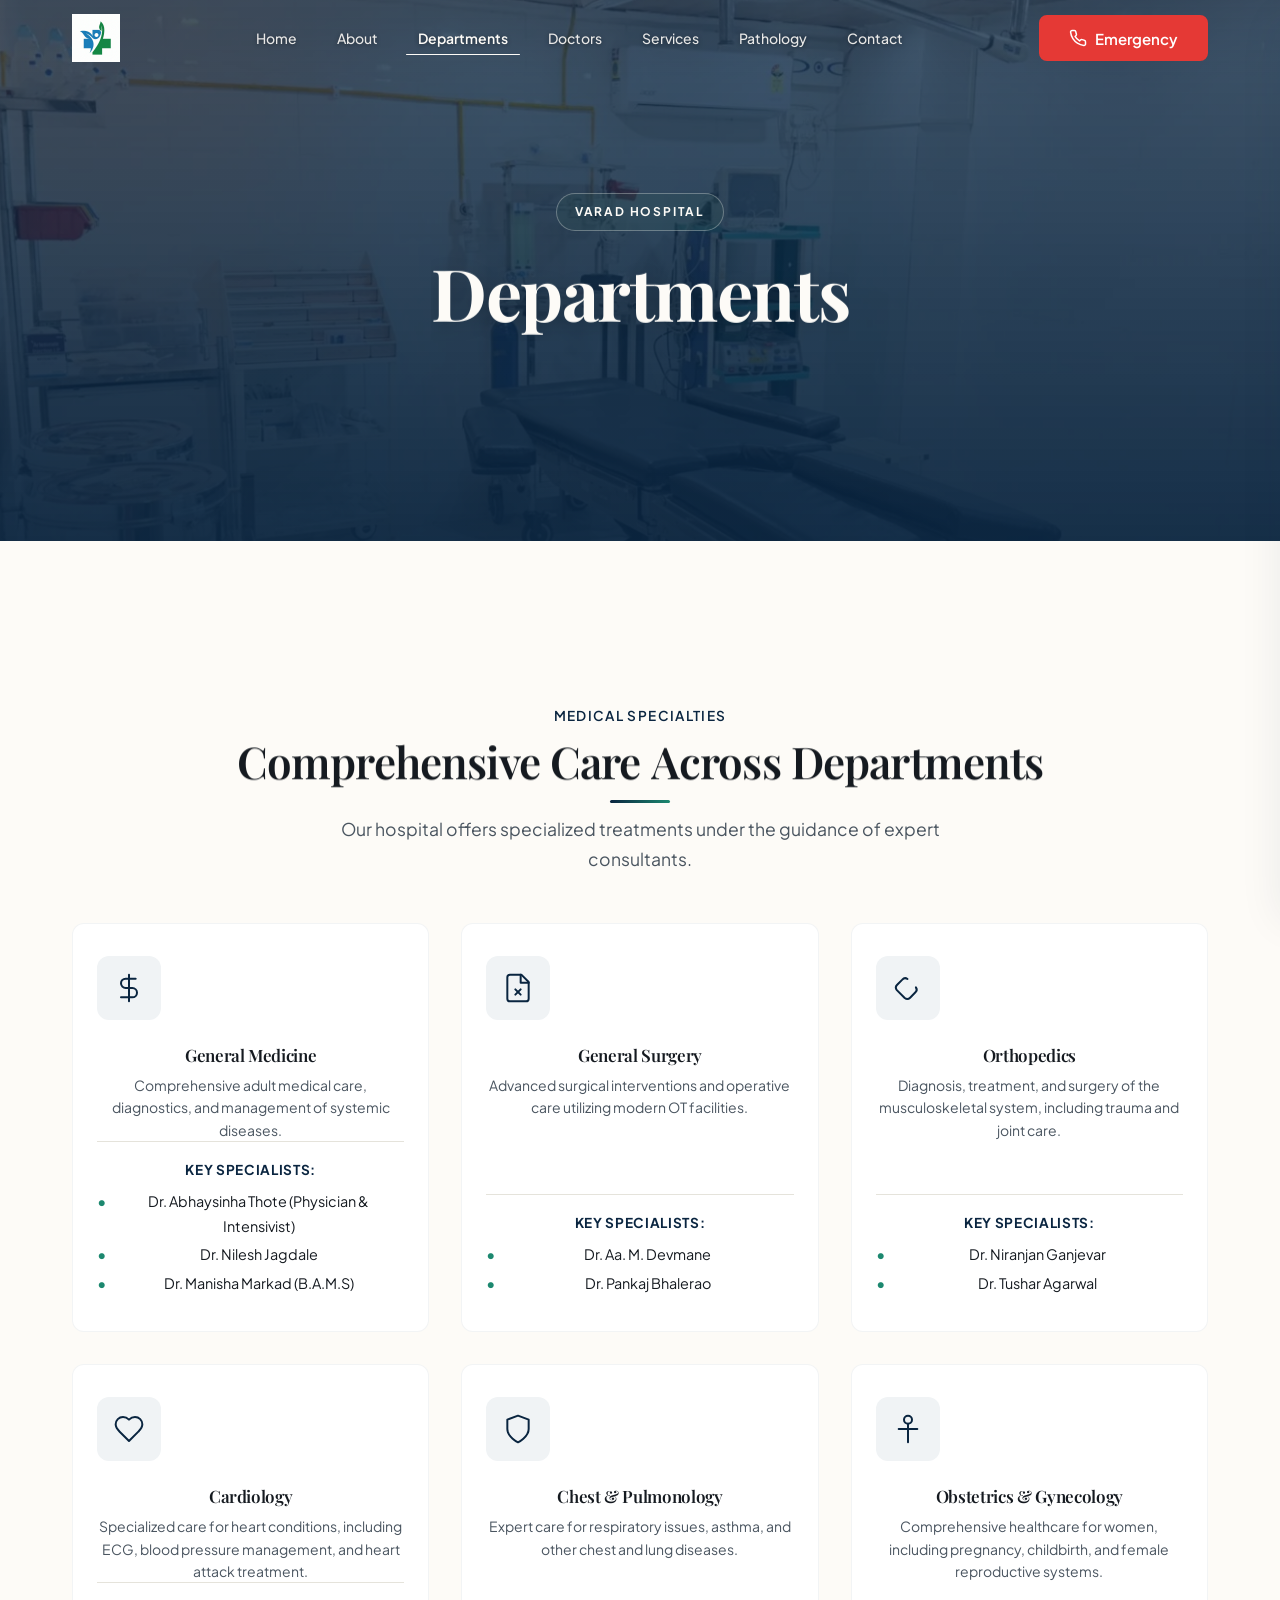
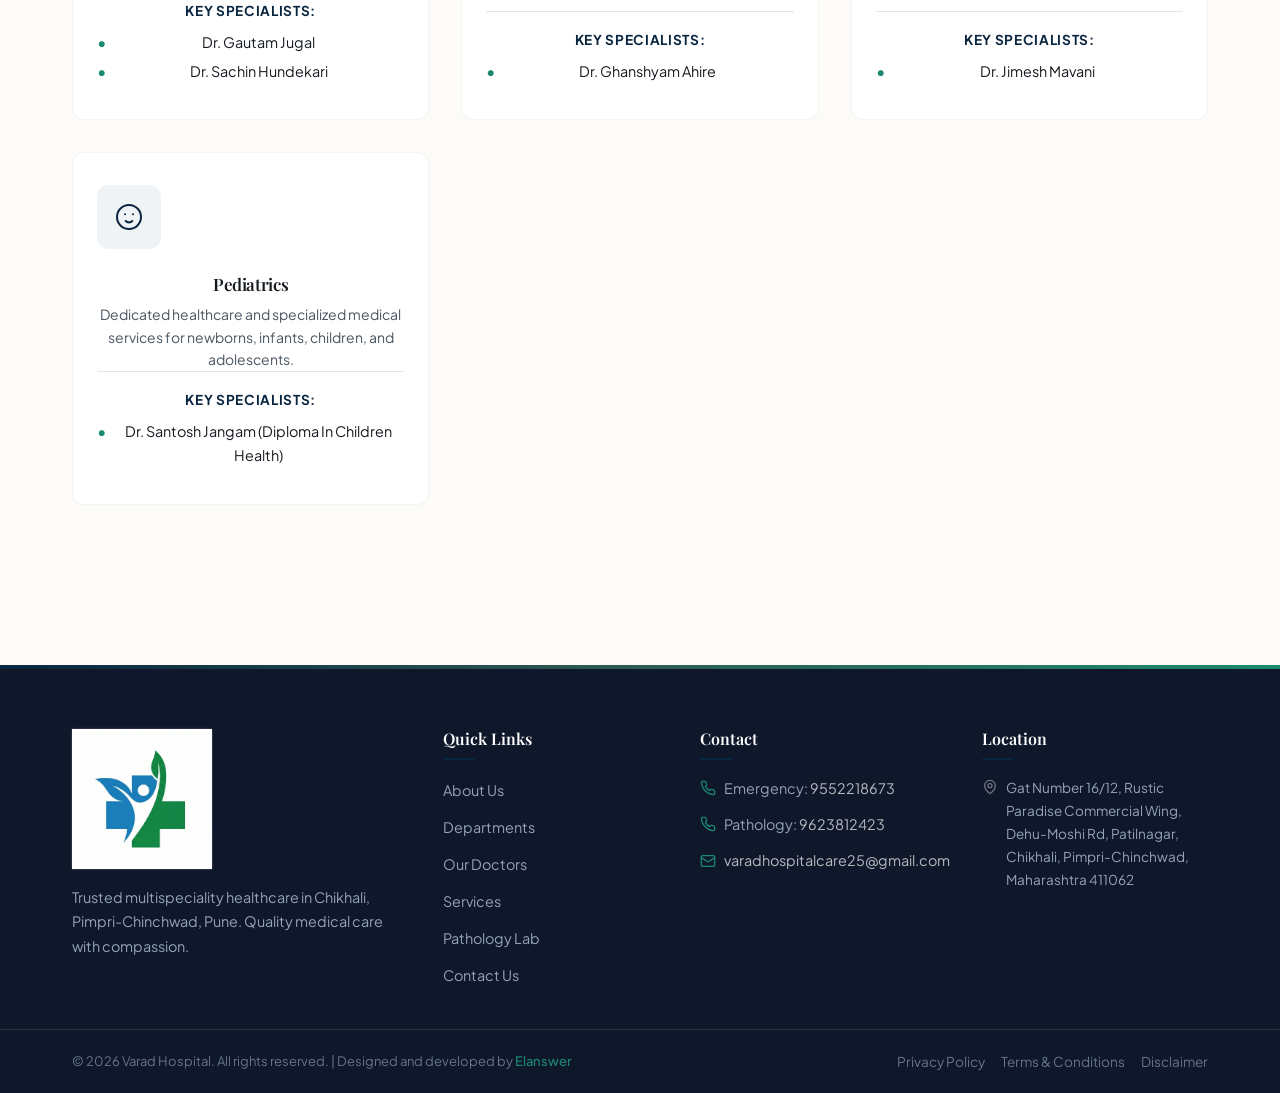
<file: departments.html>
<!DOCTYPE html>
<html lang="en">

<head>
  <meta charset="UTF-8">
  <meta name="viewport" content="width=device-width, initial-scale=1.0">
  <title>Departments & Specialties | Varad Hospital Chikhali</title>
  <meta name="description"
    content="Explore the expert medical departments at Varad Hospital including General Surgery, Orthopedics, Pediatrics, Gynecology, and internal medicine.">
  <meta name="keywords"
    content="Varad Hospital, hospital Chikhali, multispeciality hospital Pune, Pimpri-Chinchwad hospital, emergency care Pune, OPD IPD ICU Chikhali">
  <meta name="author" content="Varad Hospital">
  <meta name="robots" content="index, follow">

  <!-- Open Graph -->
  <meta property="og:title" content="Departments & Specialties | Varad Hospital Chikhali">
  <meta property="og:description"
    content="Explore the expert medical departments at Varad Hospital including General Surgery, Orthopedics, Pediatrics, Gynecology, and internal medicine.">
  <meta property="og:type" content="website">
  <meta property="og:locale" content="en_IN">

  <!-- Favicon Placeholder -->
  <link rel="icon" href="images/logo.webp" type="image/webp">

  <!-- Google Fonts: Poppins + Inter -->
  <link rel="preconnect" href="https://fonts.googleapis.com">
  <link rel="preconnect" href="https://fonts.gstatic.com" crossorigin>
  <link
    href="https://fonts.googleapis.com/css2?family=Playfair+Display:ital,wght@0,400..900;1,400..900&family=Plus+Jakarta+Sans:ital,wght@0,200..800;1,200..800"
    rel="stylesheet">

  <!-- Stylesheet -->
  <link rel="stylesheet" href="css/style.min.css">
  <link rel="canonical" href="https://www.varadhospitalcare.com/departments.html">
</head>

<body>

  <!-- Preloader -->
  <div id="preloader" aria-label="Page is loading">
    <video class="preloader-video" autoplay loop muted playsinline>
      <source src="videos/preloader.webm" type="video/webm">
    </video>
  </div>


  <!-- ============================================
       SKIP LINK — Accessibility
       ============================================ -->
  <a href="#main-content" class="skip-link">Skip to main content</a>

  <!-- ============================================
       HEADER
       ============================================ -->
  <header class="header" id="header">
    <div class="container header-inner">
      <!-- Logo -->
      <a href="index.html" class="logo" aria-label="Varad Hospital Home">
        <img src="images/logo.webp" alt="Varad Hospital Logo" width="160" height="48" loading="eager">
      </a>

      <!-- Desktop Navigation -->
      <nav class="nav" aria-label="Main navigation">
        <ul class="nav-links">
          <li><a href="index.html" class="nav-link">Home</a></li>
          <li><a href="about.html" class="nav-link">About</a></li>
          <li><a href="departments.html" class="nav-link active" aria-current="page">Departments</a></li>
          <li><a href="doctors.html" class="nav-link">Doctors</a></li>
          <li><a href="services.html" class="nav-link">Services</a></li>
          <li><a href="pathology.html" class="nav-link">Pathology</a></li>
          <li><a href="contact.html" class="nav-link">Contact</a></li>
        </ul>
      </nav>

      <!-- Emergency CTA -->
      <a href="tel:9552218673" class="btn btn-emergency header-cta">
        <svg xmlns="http://www.w3.org/2000/svg" width="18" height="18" viewBox="0 0 24 24" fill="none"
          stroke="currentColor" stroke-width="2" stroke-linecap="round" stroke-linejoin="round" aria-hidden="true">
          <path
            d="M22 16.92v3a2 2 0 0 1-2.18 2 19.79 19.79 0 0 1-8.63-3.07 19.5 19.5 0 0 1-6-6 19.79 19.79 0 0 1-3.07-8.67A2 2 0 0 1 4.11 2h3a2 2 0 0 1 2 1.72 12.84 12.84 0 0 0 .7 2.81 2 2 0 0 1-.45 2.11L8.09 9.91a16 16 0 0 0 6 6l1.27-1.27a2 2 0 0 1 2.11-.45 12.84 12.84 0 0 0 2.81.7A2 2 0 0 1 22 16.92z" />
        </svg>
        Emergency
      </a>

      <!-- Hamburger Toggle -->
      <button class="hamburger" id="hamburger" aria-label="Toggle menu" aria-expanded="false"
        aria-controls="mobile-nav">
        <span class="hamburger-bar"></span>
        <span class="hamburger-bar"></span>
        <span class="hamburger-bar"></span>
      </button>
    </div>
  </header>

  <!-- Mobile Nav Overlay -->
  <div class="mobile-nav-overlay" id="nav-overlay" aria-hidden="true"></div>

  <!-- Mobile Navigation Drawer -->
  <div class="mobile-nav" id="mobile-nav" role="dialog" aria-label="Mobile navigation" aria-hidden="true">
    <div class="mobile-nav-header">
      <a href="index.html" class="logo" aria-label="Varad Hospital Home">
        <img src="images/logo.webp" alt="Varad Hospital Logo" width="140" height="42">
      </a>
      <button class="mobile-nav-close" id="mobile-nav-close" aria-label="Close menu">
        <svg xmlns="http://www.w3.org/2000/svg" width="24" height="24" viewBox="0 0 24 24" fill="none"
          stroke="currentColor" stroke-width="2" stroke-linecap="round" stroke-linejoin="round" aria-hidden="true">
          <line x1="18" y1="6" x2="6" y2="18" />
          <line x1="6" y1="6" x2="18" y2="18" />
        </svg>
      </button>
    </div>
    <ul class="mobile-nav-links">
      <li><a href="index.html" class="mobile-nav-link">Home</a></li>
      <li><a href="about.html" class="mobile-nav-link">About</a></li>
      <li><a href="departments.html" class="mobile-nav-link active" aria-current="page">Departments</a></li>
      <li><a href="doctors.html" class="mobile-nav-link">Doctors</a></li>
      <li><a href="services.html" class="mobile-nav-link">Services</a></li>
      <li><a href="pathology.html" class="mobile-nav-link">Pathology</a></li>
      <li><a href="contact.html" class="mobile-nav-link">Contact</a></li>
    </ul>
    <div class="mobile-nav-contact">
      <a href="#" data-cal-link="varad-hospital-qlklm3/doctor-consultation" data-cal-namespace="doctor-consultation"
        data-cal-config='{"layout":"month_view","useSlotsViewOnSmallScreen":"true","theme":"auto"}'
        class="btn btn-primary btn-block" style="margin-bottom: 12px;">
        <svg xmlns="http://www.w3.org/2000/svg" width="18" height="18" viewBox="0 0 24 24" fill="none"
          stroke="currentColor" stroke-width="2" stroke-linecap="round" stroke-linejoin="round" aria-hidden="true">
          <rect x="3" y="4" width="18" height="18" rx="2" ry="2" />
          <line x1="16" y1="2" x2="16" y2="6" />
          <line x1="8" y1="2" x2="8" y2="6" />
          <line x1="3" y1="10" x2="21" y2="10" />
        </svg>
        Book Appointment
      </a>
      <a href="tel:9552218673" class="btn btn-emergency btn-block">
        <svg xmlns="http://www.w3.org/2000/svg" width="18" height="18" viewBox="0 0 24 24" fill="none"
          stroke="currentColor" stroke-width="2" stroke-linecap="round" stroke-linejoin="round" aria-hidden="true">
          <path
            d="M22 16.92v3a2 2 0 0 1-2.18 2 19.79 19.79 0 0 1-8.63-3.07 19.5 19.5 0 0 1-6-6 19.79 19.79 0 0 1-3.07-8.67A2 2 0 0 1 4.11 2h3a2 2 0 0 1 2 1.72 12.84 12.84 0 0 0 .7 2.81 2 2 0 0 1-.45 2.11L8.09 9.91a16 16 0 0 0 6 6l1.27-1.27a2 2 0 0 1 2.11-.45 12.84 12.84 0 0 0 2.81.7A2 2 0 0 1 22 16.92z" />
        </svg>
        Emergency: 9552218673
      </a>
      <a href="https://wa.me/919552218673" class="btn btn-whatsapp btn-block" target="_blank" rel="noopener noreferrer">
        <svg xmlns="http://www.w3.org/2000/svg" width="18" height="18" viewBox="0 0 24 24" fill="currentColor"
          aria-hidden="true">
          <path
            d="M17.472 14.382c-.297-.149-1.758-.867-2.03-.967-.273-.099-.471-.148-.67.15-.197.297-.767.966-.94 1.164-.173.199-.347.223-.644.075-.297-.15-1.255-.463-2.39-1.475-.883-.788-1.48-1.761-1.653-2.059-.173-.297-.018-.458.13-.606.134-.133.298-.347.446-.52.149-.174.198-.298.298-.497.099-.198.05-.371-.025-.52-.075-.149-.669-1.612-.916-2.207-.242-.579-.487-.5-.669-.51-.173-.008-.371-.01-.57-.01-.198 0-.52.074-.792.372-.272.297-1.04 1.016-1.04 2.479 0 1.462 1.065 2.875 1.213 3.074.149.198 2.096 3.2 5.077 4.487.709.306 1.262.489 1.694.625.712.227 1.36.195 1.871.118.571-.085 1.758-.719 2.006-1.413.248-.694.248-1.289.173-1.413-.074-.124-.272-.198-.57-.347m-5.421 7.403h-.004a9.87 9.87 0 0 1-5.031-1.378l-.361-.214-3.741.982.998-3.648-.235-.374a9.86 9.86 0 0 1-1.51-5.26c.001-5.45 4.436-9.884 9.888-9.884 2.64 0 5.122 1.03 6.988 2.898a9.825 9.825 0 0 1 2.893 6.994c-.003 5.45-4.437 9.884-9.885 9.884m8.413-18.297A11.815 11.815 0 0 0 12.05 0C5.495 0 .16 5.335.157 11.892c0 2.096.547 4.142 1.588 5.945L.057 24l6.305-1.654a11.882 11.882 0 0 0 5.683 1.448h.005c6.554 0 11.89-5.335 11.893-11.893a11.821 11.821 0 0 0-3.48-8.413z" />
        </svg>
        WhatsApp Us
      </a>
    </div>
  </div>

  <!-- ============================================
       MAIN CONTENT
       ============================================ -->
  <main id="main-content">
    <!-- ==========================================
         INNER PAGE HERO
         ========================================== -->
    <section class="inner-hero">
      <div class="inner-hero__bg">
        <img src="images/OT.webp" alt="Departments" aria-hidden="true" loading="eager">
      </div>
      <div class="container inner-hero__container">
        <div class="inner-hero__glass">
          <span class="inner-hero__badge">Varad Hospital</span>
          <h1 class="inner-hero__title">Departments</h1>
          <nav aria-label="Breadcrumb">
            <ol class="breadcrumb">
              <li><a href="index.html">Home</a></li>
              <li><span aria-current="page">Departments</span></li>
            </ol>
          </nav>
        </div>
      </div>
    </section>

    <!-- ==========================================
         DEPARTMENTS CONTENT
         ========================================== -->
    <section class="section" aria-label="Our Departments">
      <div class="container">
        <div class="section-header text-center">
          <span class="section-label">Medical Specialties</span>
          <h2 class="section-title">Comprehensive Care Across Departments</h2>
          <p class="section-subtitle">Our hospital offers specialized treatments under the guidance of expert
            consultants.</p>
        </div>

        <div class="dept-grid">

          <!-- Medicine -->
          <div class="dept-card reveal">
            <div class="dept-card__icon">
              <svg xmlns="http://www.w3.org/2000/svg" width="32" height="32" viewBox="0 0 24 24" fill="none"
                stroke="currentColor" stroke-width="1.5" stroke-linecap="round" stroke-linejoin="round">
                <path d="M12 2v20" />
                <path d="M17 5H9.5a3.5 3.5 0 0 0 0 7h5a3.5 3.5 0 0 1 0 7H6" />
              </svg>
            </div>
            <h3 class="dept-card__title">General Medicine</h3>
            <p class="dept-card__desc">Comprehensive adult medical care, diagnostics, and management of systemic
              diseases.</p>
            <div class="dept-card__doctors">
              <strong>Key Specialists:</strong>
              <ul>
                <li>Dr. Abhaysinha Thote (Physician & Intensivist)</li>
                <li>Dr. Nilesh Jagdale</li>
                <li>Dr. Manisha Markad (B.A.M.S)</li>
              </ul>
            </div>
          </div>

          <!-- Surgery -->
          <div class="dept-card reveal">
            <div class="dept-card__icon">
              <svg xmlns="http://www.w3.org/2000/svg" width="32" height="32" viewBox="0 0 24 24" fill="none"
                stroke="currentColor" stroke-width="1.5" stroke-linecap="round" stroke-linejoin="round">
                <path d="M14.5 2H6a2 2 0 0 0-2 2v16a2 2 0 0 0 2 2h12a2 2 0 0 0 2-2V7.5L14.5 2z" />
                <polyline points="14 2 14 8 20 8" />
                <path d="m10 13 4 4" />
                <path d="m14 13-4 4" />
              </svg>
            </div>
            <h3 class="dept-card__title">General Surgery</h3>
            <p class="dept-card__desc">Advanced surgical interventions and operative care utilizing modern OT
              facilities.</p>
            <div class="dept-card__doctors">
              <strong>Key Specialists:</strong>
              <ul>
                <li>Dr. Aa. M. Devmane</li>
                <li>Dr. Pankaj Bhalerao</li>
              </ul>
            </div>
          </div>

          <!-- Orthopedic -->
          <div class="dept-card reveal">
            <div class="dept-card__icon">
              <svg xmlns="http://www.w3.org/2000/svg" width="32" height="32" viewBox="0 0 24 24" fill="none"
                stroke="currentColor" stroke-width="1.5" stroke-linecap="round" stroke-linejoin="round">
                <path
                  d="M11.64 5.23a2.95 2.95 0 0 0-3.92.51L3.89 9.57a3.03 3.03 0 0 0-.25 4.04l5.9 5.9a3.03 3.03 0 0 0 4.04-.25l3.83-3.83a2.95 2.95 0 0 0 .51-3.92" />
              </svg>
            </div>
            <h3 class="dept-card__title">Orthopedics</h3>
            <p class="dept-card__desc">Diagnosis, treatment, and surgery of the musculoskeletal system, including trauma
              and joint care.</p>
            <div class="dept-card__doctors">
              <strong>Key Specialists:</strong>
              <ul>
                <li>Dr. Niranjan Ganjevar</li>
                <li>Dr. Tushar Agarwal</li>
              </ul>
            </div>
          </div>

          <!-- Cardiology -->
          <div class="dept-card reveal">
            <div class="dept-card__icon">
              <svg xmlns="http://www.w3.org/2000/svg" width="32" height="32" viewBox="0 0 24 24" fill="none"
                stroke="currentColor" stroke-width="1.5" stroke-linecap="round" stroke-linejoin="round">
                <path
                  d="M19 14c1.49-1.46 3-3.21 3-5.5A5.5 5.5 0 0 0 16.5 3c-1.76 0-3 .5-4.5 2-1.5-1.5-2.74-2-4.5-2A5.5 5.5 0 0 0 2 8.5c0 2.3 1.5 4.05 3 5.5l7 7Z" />
              </svg>
            </div>
            <h3 class="dept-card__title">Cardiology</h3>
            <p class="dept-card__desc">Specialized care for heart conditions, including ECG, blood pressure management,
              and heart attack treatment.</p>
            <div class="dept-card__doctors">
              <strong>Key Specialists:</strong>
              <ul>
                <li>Dr. Gautam Jugal</li>
                <li>Dr. Sachin Hundekari</li>
              </ul>
            </div>
          </div>

          <!-- Chest & Pulmonology -->
          <div class="dept-card reveal">
            <div class="dept-card__icon">
              <svg xmlns="http://www.w3.org/2000/svg" width="32" height="32" viewBox="0 0 24 24" fill="none"
                stroke="currentColor" stroke-width="1.5" stroke-linecap="round" stroke-linejoin="round">
                <path d="M12 22s8-4 8-10V5l-8-3-8 3v7c0 6 8 10 8 10z" />
              </svg>
            </div>
            <h3 class="dept-card__title">Chest & Pulmonology</h3>
            <p class="dept-card__desc">Expert care for respiratory issues, asthma, and other chest and lung diseases.
            </p>
            <div class="dept-card__doctors">
              <strong>Key Specialists:</strong>
              <ul>
                <li>Dr. Ghanshyam Ahire</li>
              </ul>
            </div>
          </div>

          <!-- Obs & Gyn -->
          <div class="dept-card reveal">
            <div class="dept-card__icon">
              <svg xmlns="http://www.w3.org/2000/svg" width="32" height="32" viewBox="0 0 24 24" fill="none"
                stroke="currentColor" stroke-width="1.5" stroke-linecap="round" stroke-linejoin="round">
                <circle cx="12" cy="5" r="3" />
                <line x1="12" y1="22" x2="12" y2="8" />
                <line x1="5" y1="12" x2="19" y2="12" />
              </svg>
            </div>
            <h3 class="dept-card__title">Obstetrics & Gynecology</h3>
            <p class="dept-card__desc">Comprehensive healthcare for women, including pregnancy, childbirth, and female
              reproductive systems.</p>
            <div class="dept-card__doctors">
              <strong>Key Specialists:</strong>
              <ul>
                <li>Dr. Jimesh Mavani</li>
              </ul>
            </div>
          </div>

          <!-- Pediatrics -->
          <div class="dept-card reveal">
            <div class="dept-card__icon">
              <svg xmlns="http://www.w3.org/2000/svg" width="32" height="32" viewBox="0 0 24 24" fill="none"
                stroke="currentColor" stroke-width="1.5" stroke-linecap="round" stroke-linejoin="round">
                <path d="M12 12m-9 0a9 9 0 1 0 18 0a9 9 0 1 0 -18 0" />
                <path d="M9 10l.01 0" />
                <path d="M15 10l.01 0" />
                <path d="M9.5 15a3.5 3.5 0 0 0 5 0" />
              </svg>
            </div>
            <h3 class="dept-card__title">Pediatrics</h3>
            <p class="dept-card__desc">Dedicated healthcare and specialized medical services for newborns, infants, children, and adolescents.</p>
            <div class="dept-card__doctors">
              <strong>Key Specialists:</strong>
              <ul>
                <li>Dr. Santosh Jangam (Diploma In Children Health)</li>
              </ul>
            </div>
          </div>

        </div>
      </div>
    </section>
  </main>

  <!-- ============================================
       FOOTER
       ============================================ -->
  <footer class="footer" role="contentinfo">
    <div class="container footer-grid">
      <!-- Column 1: Brand -->
      <div class="footer-col">
        <a href="index.html" aria-label="Varad Hospital Home">
          <img src="images/logo.webp" alt="Varad Hospital" class="footer-logo" width="140" height="42" loading="lazy">
        </a>
        <p class="footer-desc">Trusted multispeciality healthcare in Chikhali, Pimpri-Chinchwad, Pune. Quality medical
          care with compassion.</p>
      </div>

      <!-- Column 2: Quick Links -->
      <div class="footer-col">
        <h4 class="footer-heading">Quick Links</h4>
        <ul class="footer-links">
          <li><a href="about.html">About Us</a></li>
          <li><a href="departments.html">Departments</a></li>
          <li><a href="doctors.html">Our Doctors</a></li>
          <li><a href="services.html">Services</a></li>
          <li><a href="pathology.html">Pathology Lab</a></li>
          <li><a href="contact.html">Contact Us</a></li>
        </ul>
      </div>

      <!-- Column 3: Contact -->
      <div class="footer-col">
        <h4 class="footer-heading">Contact</h4>
        <ul class="footer-contact">
          <li>
            <svg xmlns="http://www.w3.org/2000/svg" width="16" height="16" viewBox="0 0 24 24" fill="none"
              stroke="currentColor" stroke-width="2" stroke-linecap="round" stroke-linejoin="round" aria-hidden="true">
              <path
                d="M22 16.92v3a2 2 0 0 1-2.18 2 19.79 19.79 0 0 1-8.63-3.07 19.5 19.5 0 0 1-6-6 19.79 19.79 0 0 1-3.07-8.67A2 2 0 0 1 4.11 2h3a2 2 0 0 1 2 1.72 12.84 12.84 0 0 0 .7 2.81 2 2 0 0 1-.45 2.11L8.09 9.91a16 16 0 0 0 6 6l1.27-1.27a2 2 0 0 1 2.11-.45 12.84 12.84 0 0 0 2.81.7A2 2 0 0 1 22 16.92z" />
            </svg>
            <span>Emergency: <a href="tel:9552218673">9552218673</a></span>
          </li>
          <li>
            <svg xmlns="http://www.w3.org/2000/svg" width="16" height="16" viewBox="0 0 24 24" fill="none"
              stroke="currentColor" stroke-width="2" stroke-linecap="round" stroke-linejoin="round" aria-hidden="true">
              <path
                d="M22 16.92v3a2 2 0 0 1-2.18 2 19.79 19.79 0 0 1-8.63-3.07 19.5 19.5 0 0 1-6-6 19.79 19.79 0 0 1-3.07-8.67A2 2 0 0 1 4.11 2h3a2 2 0 0 1 2 1.72 12.84 12.84 0 0 0 .7 2.81 2 2 0 0 1-.45 2.11L8.09 9.91a16 16 0 0 0 6 6l1.27-1.27a2 2 0 0 1 2.11-.45 12.84 12.84 0 0 0 2.81.7A2 2 0 0 1 22 16.92z" />
            </svg>
            <span>Pathology: <a href="tel:9623812423">9623812423</a></span>
          </li>
          <li>
            <svg xmlns="http://www.w3.org/2000/svg" width="16" height="16" viewBox="0 0 24 24" fill="none"
              stroke="currentColor" stroke-width="2" stroke-linecap="round" stroke-linejoin="round" aria-hidden="true">
              <rect width="20" height="16" x="2" y="4" rx="2" />
              <path d="m22 7-8.97 5.7a1.94 1.94 0 0 1-2.06 0L2 7" />
            </svg>
            <span><a href="mailto:varadhospitalcare25@gmail.com">varadhospitalcare25@gmail.com</a></span>
          </li>
        </ul>
      </div>

      <!-- Column 4: Location -->
      <div class="footer-col">
        <h4 class="footer-heading">Location</h4>
        <div class="footer-address">
          <svg xmlns="http://www.w3.org/2000/svg" width="16" height="16" viewBox="0 0 24 24" fill="none"
            stroke="currentColor" stroke-width="2" stroke-linecap="round" stroke-linejoin="round" aria-hidden="true">
            <path d="M20 10c0 6-8 12-8 12s-8-6-8-12a8 8 0 0 1 16 0Z" />
            <circle cx="12" cy="10" r="3" />
          </svg>
          <p>Gat Number 16/12, Rustic Paradise Commercial Wing, Dehu-Moshi Rd, Patilnagar, Chikhali, Pimpri-Chinchwad,
            Maharashtra 411062</p>
        </div>
      </div>
    </div>

    <!-- Footer Bottom -->
    <div class="footer-bottom">
      <div class="container"
        style="display: flex; justify-content: space-between; align-items: center; flex-wrap: wrap; gap: 16px;">
        <p style="margin:0;">&copy; <span class="footer-year">2026</span> Varad Hospital. All rights reserved. |
          Designed and developed by <a href="https://www.elanswer.com" target="_blank" rel="noopener noreferrer"
            style="color: var(--color-accent); text-decoration: none; font-weight: 500;">Elanswer</a></p>
        <div class="footer-legal" style="display: flex; gap: 16px; font-size: 0.85rem;">
          <a href="privacy-policy.html" style="color: #64748B; text-decoration: none;">Privacy Policy</a>
          <a href="terms-conditions.html" style="color: #64748B; text-decoration: none;">Terms & Conditions</a>
          <a href="disclaimer.html" style="color: #64748B; text-decoration: none;">Disclaimer</a>
        </div>
      </div>
    </div>
  </footer>

  <!-- ============================================
       FLOATING ACTION BUTTONS
       ============================================ -->
  <div class="fab-container" aria-label="Quick contact actions">
    <!-- WhatsApp FAB -->
    <a href="https://wa.me/919552218673" class="fab fab-whatsapp" target="_blank" rel="noopener noreferrer"
      aria-label="Chat on WhatsApp">
      <svg xmlns="http://www.w3.org/2000/svg" width="28" height="28" viewBox="0 0 24 24" fill="currentColor"
        aria-hidden="true">
        <path
          d="M17.472 14.382c-.297-.149-1.758-.867-2.03-.967-.273-.099-.471-.148-.67.15-.197.297-.767.966-.94 1.164-.173.199-.347.223-.644.075-.297-.15-1.255-.463-2.39-1.475-.883-.788-1.48-1.761-1.653-2.059-.173-.297-.018-.458.13-.606.134-.133.298-.347.446-.52.149-.174.198-.298.298-.497.099-.198.05-.371-.025-.52-.075-.149-.669-1.612-.916-2.207-.242-.579-.487-.5-.669-.51-.173-.008-.371-.01-.57-.01-.198 0-.52.074-.792.372-.272.297-1.04 1.016-1.04 2.479 0 1.462 1.065 2.875 1.213 3.074.149.198 2.096 3.2 5.077 4.487.709.306 1.262.489 1.694.625.712.227 1.36.195 1.871.118.571-.085 1.758-.719 2.006-1.413.248-.694.248-1.289.173-1.413-.074-.124-.272-.198-.57-.347m-5.421 7.403h-.004a9.87 9.87 0 0 1-5.031-1.378l-.361-.214-3.741.982.998-3.648-.235-.374a9.86 9.86 0 0 1-1.51-5.26c.001-5.45 4.436-9.884 9.888-9.884 2.64 0 5.122 1.03 6.988 2.898a9.825 9.825 0 0 1 2.893 6.994c-.003 5.45-4.437 9.884-9.885 9.884m8.413-18.297A11.815 11.815 0 0 0 12.05 0C5.495 0 .16 5.335.157 11.892c0 2.096.547 4.142 1.588 5.945L.057 24l6.305-1.654a11.882 11.882 0 0 0 5.683 1.448h.005c6.554 0 11.89-5.335 11.893-11.893a11.821 11.821 0 0 0-3.48-8.413z" />
      </svg>
    </a>

    <!-- Phone FAB -->
    <a href="tel:9552218673" class="fab fab-phone" aria-label="Call Varad Hospital Emergency">
      <svg xmlns="http://www.w3.org/2000/svg" width="26" height="26" viewBox="0 0 24 24" fill="none"
        stroke="currentColor" stroke-width="2" stroke-linecap="round" stroke-linejoin="round" aria-hidden="true">
        <path
          d="M22 16.92v3a2 2 0 0 1-2.18 2 19.79 19.79 0 0 1-8.63-3.07 19.5 19.5 0 0 1-6-6 19.79 19.79 0 0 1-3.07-8.67A2 2 0 0 1 4.11 2h3a2 2 0 0 1 2 1.72 12.84 12.84 0 0 0 .7 2.81 2 2 0 0 1-.45 2.11L8.09 9.91a16 16 0 0 0 6 6l1.27-1.27a2 2 0 0 1 2.11-.45 12.84 12.84 0 0 0 2.81.7A2 2 0 0 1 22 16.92z" />
      </svg>
    </a>
  </div>

  <!-- ============================================
       SCRIPTS
       ============================================ -->
  <script src="js/main.js" defer></script>



  <!-- Scroll to Top -->
  <button id="scroll-to-top" aria-label="Scroll back to top">
    <svg xmlns="http://www.w3.org/2000/svg" width="24" height="24" viewBox="0 0 24 24" fill="none" stroke="currentColor"
      stroke-width="2" stroke-linecap="round" stroke-linejoin="round">
      <path d="m18 15-6-6-6 6" />
    </svg>
  </button>


  <!-- Custom Cursor -->
  <div class="custom-cursor-dot" id="cursor-dot"></div>
  <div class="custom-cursor-aura" id="cursor-aura"></div>

  <!-- Cal element-click embed code begins -->
  <script type="text/javascript">
    (function (C, A, L) { let p = function (a, ar) { a.q.push(ar); }; let d = C.document; C.Cal = C.Cal || function () { let cal = C.Cal; let ar = arguments; if (!cal.loaded) { cal.ns = {}; cal.q = cal.q || []; d.head.appendChild(d.createElement("script")).src = A; cal.loaded = true; } if (ar[0] === L) { const api = function () { p(api, arguments); }; const namespace = ar[1]; api.q = api.q || []; if (typeof namespace === "string") { cal.ns[namespace] = cal.ns[namespace] || api; p(cal.ns[namespace], ar); p(cal, ["initNamespace", namespace]); } else p(cal, ar); return; } p(cal, ar); }; })(window, "https://app.cal.com/embed/embed.js", "init");
    Cal("init", "doctor-consultation", { origin: "https://app.cal.com" });
    Cal.config = Cal.config || {};
    Cal.config.forwardQueryParams = true;
    Cal.ns["doctor-consultation"]("ui", { "hideEventTypeDetails": true, "layout": "month_view" });
  </script>
  <!-- Cal element-click embed code ends -->

  <script src="js/title-animation.js"></script>

  <!-- Mobile Sticky Book Button -->
  <div class="mobile-sticky-book">
    <a href="#" data-cal-link="varad-hospital-qlklm3/doctor-consultation" data-cal-namespace="doctor-consultation"
      data-cal-config='{"layout":"month_view","useSlotsViewOnSmallScreen":"true","theme":"auto"}'
      class="btn btn-primary btn-block">
      <svg xmlns="http://www.w3.org/2000/svg" width="18" height="18" viewBox="0 0 24 24" fill="none"
        stroke="currentColor" stroke-width="2" stroke-linecap="round" stroke-linejoin="round" aria-hidden="true">
        <rect x="3" y="4" width="18" height="18" rx="2" ry="2" />
        <line x1="16" y1="2" x2="16" y2="6" />
        <line x1="8" y1="2" x2="8" y2="6" />
        <line x1="3" y1="10" x2="21" y2="10" />
      </svg>
      Book Appointment
    </a>
  </div>

</body>

</html>
</file>
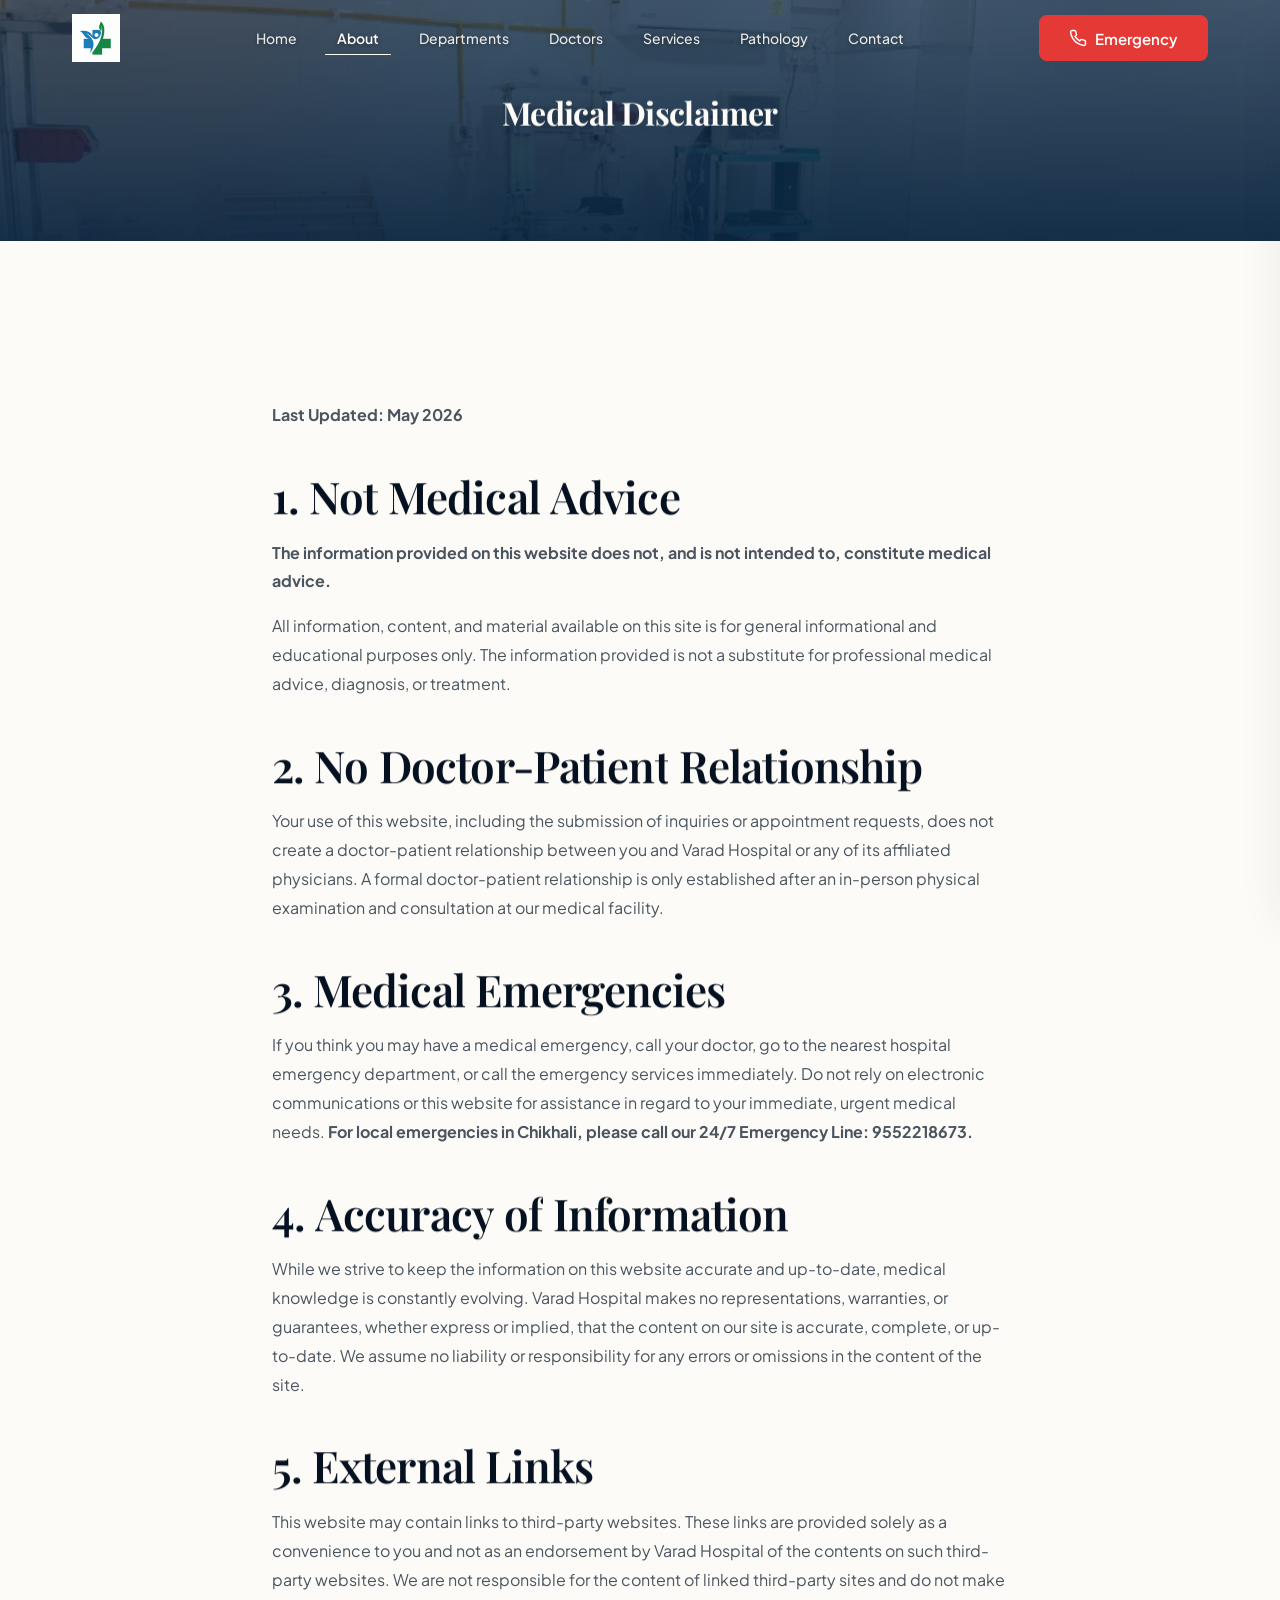
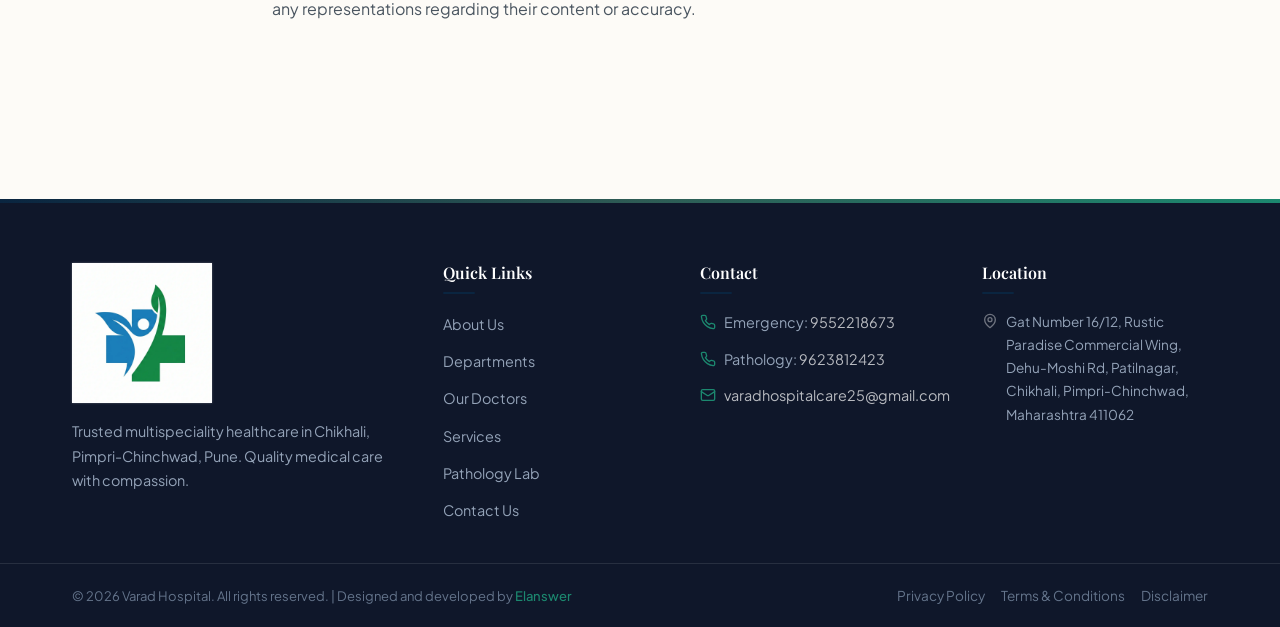
<file: disclaimer.html>
<!DOCTYPE html>
<html lang="en">

<head>
  <meta charset="UTF-8">
  <meta name="viewport" content="width=device-width, initial-scale=1.0">
  <title>Medical Disclaimer | Varad Hospital</title>
  <meta name="description"
    content="Read our Medical Disclaimer. The Varad Hospital website provides educational information and does not substitute professional medical diagnosis or treatment.">
  <meta name="keywords"
    content="Varad Hospital, hospital Chikhali, multispeciality hospital Pune, Pimpri-Chinchwad hospital, emergency care Pune, OPD IPD ICU Chikhali">
  <meta name="author" content="Varad Hospital">
  <meta name="robots" content="index, follow">

  <!-- Open Graph -->
  <meta property="og:title" content="Varad Hospital — Multispeciality Hospital in Chikhali, Pune">
  <meta property="og:description"
    content="Trusted multispeciality healthcare in Chikhali, Pimpri-Chinchwad, Pune. 24/7 emergency care, OPD, IPD, ICU, pathology lab & expert doctors.">
  <meta property="og:type" content="website">
  <meta property="og:locale" content="en_IN">

  <!-- Favicon Placeholder -->
  <link rel="icon" href="images/logo.webp" type="image/webp">

  <!-- Google Fonts: Poppins + Inter -->
  <link rel="preconnect" href="https://fonts.googleapis.com">
  <link rel="preconnect" href="https://fonts.gstatic.com" crossorigin>
  <link
    href="https://fonts.googleapis.com/css2?family=Playfair+Display:ital,wght@0,400..900;1,400..900&family=Plus+Jakarta+Sans:ital,wght@0,200..800;1,200..800"
    rel="stylesheet">

  <!-- Stylesheet -->
  <link rel="stylesheet" href="css/style.min.css">
  <link rel="canonical" href="https://www.varadhospitalcare.com/disclaimer.html">
</head>

<body>

  <!-- Preloader -->
  <div id="preloader" aria-label="Page is loading">
    <video class="preloader-video" autoplay loop muted playsinline>
      <source src="videos/preloader.webm" type="video/webm">
    </video>
  </div>


  <!-- ============================================
       SKIP LINK — Accessibility
       ============================================ -->
  <a href="#main-content" class="skip-link">Skip to main content</a>

  <!-- ============================================
       HEADER
       ============================================ -->
  <header class="header" id="header">
    <div class="container header-inner">
      <!-- Logo -->
      <a href="index.html" class="logo" aria-label="Varad Hospital Home">
        <img src="images/logo.webp" alt="Varad Hospital Logo" width="160" height="48" loading="eager">
      </a>

      <!-- Desktop Navigation -->
      <nav class="nav" aria-label="Main navigation">
        <ul class="nav-links">
          <li><a href="index.html" class="nav-link">Home</a></li>
          <li><a href="about.html" class="nav-link active" aria-current="page">About</a></li>
          <li><a href="departments.html" class="nav-link">Departments</a></li>
          <li><a href="doctors.html" class="nav-link">Doctors</a></li>
          <li><a href="services.html" class="nav-link">Services</a></li>
          <li><a href="pathology.html" class="nav-link">Pathology</a></li>
          <li><a href="contact.html" class="nav-link">Contact</a></li>
        </ul>
      </nav>

      <!-- Emergency CTA -->
      <a href="tel:9552218673" class="btn btn-emergency header-cta">
        <svg xmlns="http://www.w3.org/2000/svg" width="18" height="18" viewBox="0 0 24 24" fill="none"
          stroke="currentColor" stroke-width="2" stroke-linecap="round" stroke-linejoin="round" aria-hidden="true">
          <path
            d="M22 16.92v3a2 2 0 0 1-2.18 2 19.79 19.79 0 0 1-8.63-3.07 19.5 19.5 0 0 1-6-6 19.79 19.79 0 0 1-3.07-8.67A2 2 0 0 1 4.11 2h3a2 2 0 0 1 2 1.72 12.84 12.84 0 0 0 .7 2.81 2 2 0 0 1-.45 2.11L8.09 9.91a16 16 0 0 0 6 6l1.27-1.27a2 2 0 0 1 2.11-.45 12.84 12.84 0 0 0 2.81.7A2 2 0 0 1 22 16.92z" />
        </svg>
        Emergency
      </a>

      <!-- Hamburger Toggle -->
      <button class="hamburger" id="hamburger" aria-label="Toggle menu" aria-expanded="false"
        aria-controls="mobile-nav">
        <span class="hamburger-bar"></span>
        <span class="hamburger-bar"></span>
        <span class="hamburger-bar"></span>
      </button>
    </div>
  </header>

  <!-- Mobile Nav Overlay -->
  <div class="mobile-nav-overlay" id="nav-overlay" aria-hidden="true"></div>

  <!-- Mobile Navigation Drawer -->
  <div class="mobile-nav" id="mobile-nav" role="dialog" aria-label="Mobile navigation" aria-hidden="true">
    <div class="mobile-nav-header">
      <a href="index.html" class="logo" aria-label="Varad Hospital Home">
        <img src="images/logo.webp" alt="Varad Hospital Logo" width="140" height="42">
      </a>
      <button class="mobile-nav-close" id="mobile-nav-close" aria-label="Close menu">
        <svg xmlns="http://www.w3.org/2000/svg" width="24" height="24" viewBox="0 0 24 24" fill="none"
          stroke="currentColor" stroke-width="2" stroke-linecap="round" stroke-linejoin="round" aria-hidden="true">
          <line x1="18" y1="6" x2="6" y2="18" />
          <line x1="6" y1="6" x2="18" y2="18" />
        </svg>
      </button>
    </div>
    <ul class="mobile-nav-links">
      <li><a href="index.html" class="mobile-nav-link">Home</a></li>
      <li><a href="about.html" class="mobile-nav-link active" aria-current="page">About</a></li>
      <li><a href="departments.html" class="mobile-nav-link">Departments</a></li>
      <li><a href="doctors.html" class="mobile-nav-link">Doctors</a></li>
      <li><a href="services.html" class="mobile-nav-link">Services</a></li>
      <li><a href="pathology.html" class="mobile-nav-link">Pathology</a></li>
      <li><a href="contact.html" class="mobile-nav-link">Contact</a></li>
    </ul>
    <div class="mobile-nav-contact">
      <a href="tel:9552218673" class="btn btn-emergency btn-block">
        <svg xmlns="http://www.w3.org/2000/svg" width="18" height="18" viewBox="0 0 24 24" fill="none"
          stroke="currentColor" stroke-width="2" stroke-linecap="round" stroke-linejoin="round" aria-hidden="true">
          <path
            d="M22 16.92v3a2 2 0 0 1-2.18 2 19.79 19.79 0 0 1-8.63-3.07 19.5 19.5 0 0 1-6-6 19.79 19.79 0 0 1-3.07-8.67A2 2 0 0 1 4.11 2h3a2 2 0 0 1 2 1.72 12.84 12.84 0 0 0 .7 2.81 2 2 0 0 1-.45 2.11L8.09 9.91a16 16 0 0 0 6 6l1.27-1.27a2 2 0 0 1 2.11-.45 12.84 12.84 0 0 0 2.81.7A2 2 0 0 1 22 16.92z" />
        </svg>
        Emergency: 9552218673
      </a>
      <a href="https://wa.me/919552218673" class="btn btn-whatsapp btn-block" target="_blank" rel="noopener noreferrer">
        <svg xmlns="http://www.w3.org/2000/svg" width="18" height="18" viewBox="0 0 24 24" fill="currentColor"
          aria-hidden="true">
          <path
            d="M17.472 14.382c-.297-.149-1.758-.867-2.03-.967-.273-.099-.471-.148-.67.15-.197.297-.767.966-.94 1.164-.173.199-.347.223-.644.075-.297-.15-1.255-.463-2.39-1.475-.883-.788-1.48-1.761-1.653-2.059-.173-.297-.018-.458.13-.606.134-.133.298-.347.446-.52.149-.174.198-.298.298-.497.099-.198.05-.371-.025-.52-.075-.149-.669-1.612-.916-2.207-.242-.579-.487-.5-.669-.51-.173-.008-.371-.01-.57-.01-.198 0-.52.074-.792.372-.272.297-1.04 1.016-1.04 2.479 0 1.462 1.065 2.875 1.213 3.074.149.198 2.096 3.2 5.077 4.487.709.306 1.262.489 1.694.625.712.227 1.36.195 1.871.118.571-.085 1.758-.719 2.006-1.413.248-.694.248-1.289.173-1.413-.074-.124-.272-.198-.57-.347m-5.421 7.403h-.004a9.87 9.87 0 0 1-5.031-1.378l-.361-.214-3.741.982.998-3.648-.235-.374a9.86 9.86 0 0 1-1.51-5.26c.001-5.45 4.436-9.884 9.888-9.884 2.64 0 5.122 1.03 6.988 2.898a9.825 9.825 0 0 1 2.893 6.994c-.003 5.45-4.437 9.884-9.885 9.884m8.413-18.297A11.815 11.815 0 0 0 12.05 0C5.495 0 .16 5.335.157 11.892c0 2.096.547 4.142 1.588 5.945L.057 24l6.305-1.654a11.882 11.882 0 0 0 5.683 1.448h.005c6.554 0 11.89-5.335 11.893-11.893a11.821 11.821 0 0 0-3.48-8.413z" />
        </svg>
        WhatsApp Us
      </a>
    </div>
  </div>

  <!-- ============================================
       MAIN CONTENT
       ============================================ -->
  <main id="main-content">
    <section class="inner-hero" style="min-height: 250px;">
      <div class="inner-hero__bg">
        <img src="images/OT.webp" alt="Medical Disclaimer" loading="eager">
      </div>
      <div class="container inner-hero__container">
        <div class="inner-hero__glass">
          <h1 class="inner-hero__title" style="font-size: 2rem !important; margin-bottom: 0;">Medical Disclaimer</h1>
        </div>
      </div>
    </section>

    <section class="section">
      <div class="container" style="max-width: 800px; margin: 0 auto; line-height: 1.8;">

        <div class="legal-content">
          <p><strong>Last Updated: May 2026</strong></p>

          <h2>1. Not Medical Advice</h2>
          <p><strong>The information provided on this website does not, and is not intended to, constitute medical
              advice.</strong></p>
          <p>All information, content, and material available on this site is for general informational and educational
            purposes only. The information provided is not a substitute for professional medical advice, diagnosis, or
            treatment.</p>

          <h2>2. No Doctor-Patient Relationship</h2>
          <p>Your use of this website, including the submission of inquiries or appointment requests, does not create a
            doctor-patient relationship between you and Varad Hospital or any of its affiliated physicians. A formal
            doctor-patient relationship is only established after an in-person physical examination and consultation at
            our medical facility.</p>

          <h2>3. Medical Emergencies</h2>
          <p>If you think you may have a medical emergency, call your doctor, go to the nearest hospital emergency
            department, or call the emergency services immediately. Do not rely on electronic communications or this
            website for assistance in regard to your immediate, urgent medical needs. <strong>For local emergencies in
              Chikhali, please call our 24/7 Emergency Line: 9552218673.</strong></p>

          <h2>4. Accuracy of Information</h2>
          <p>While we strive to keep the information on this website accurate and up-to-date, medical knowledge is
            constantly evolving. Varad Hospital makes no representations, warranties, or guarantees, whether express or
            implied, that the content on our site is accurate, complete, or up-to-date. We assume no liability or
            responsibility for any errors or omissions in the content of the site.</p>

          <h2>5. External Links</h2>
          <p>This website may contain links to third-party websites. These links are provided solely as a convenience to
            you and not as an endorsement by Varad Hospital of the contents on such third-party websites. We are not
            responsible for the content of linked third-party sites and do not make any representations regarding their
            content or accuracy.</p>
        </div>

      </div>
    </section>
  </main>

  <!-- ============================================
       FOOTER
       ============================================ -->
  <footer class="footer" role="contentinfo">
    <div class="container footer-grid">
      <!-- Column 1: Brand -->
      <div class="footer-col">
        <a href="index.html" aria-label="Varad Hospital Home">
          <img src="images/logo.webp" alt="Varad Hospital" class="footer-logo" width="140" height="42" loading="lazy">
        </a>
        <p class="footer-desc">Trusted multispeciality healthcare in Chikhali, Pimpri-Chinchwad, Pune. Quality medical
          care with compassion.</p>
      </div>

      <!-- Column 2: Quick Links -->
      <div class="footer-col">
        <h4 class="footer-heading">Quick Links</h4>
        <ul class="footer-links">
          <li><a href="about.html">About Us</a></li>
          <li><a href="departments.html">Departments</a></li>
          <li><a href="doctors.html">Our Doctors</a></li>
          <li><a href="services.html">Services</a></li>
          <li><a href="pathology.html">Pathology Lab</a></li>
          <li><a href="contact.html">Contact Us</a></li>
        </ul>
      </div>

      <!-- Column 3: Contact -->
      <div class="footer-col">
        <h4 class="footer-heading">Contact</h4>
        <ul class="footer-contact">
          <li>
            <svg xmlns="http://www.w3.org/2000/svg" width="16" height="16" viewBox="0 0 24 24" fill="none"
              stroke="currentColor" stroke-width="2" stroke-linecap="round" stroke-linejoin="round" aria-hidden="true">
              <path
                d="M22 16.92v3a2 2 0 0 1-2.18 2 19.79 19.79 0 0 1-8.63-3.07 19.5 19.5 0 0 1-6-6 19.79 19.79 0 0 1-3.07-8.67A2 2 0 0 1 4.11 2h3a2 2 0 0 1 2 1.72 12.84 12.84 0 0 0 .7 2.81 2 2 0 0 1-.45 2.11L8.09 9.91a16 16 0 0 0 6 6l1.27-1.27a2 2 0 0 1 2.11-.45 12.84 12.84 0 0 0 2.81.7A2 2 0 0 1 22 16.92z" />
            </svg>
            <span>Emergency: <a href="tel:9552218673">9552218673</a></span>
          </li>
          <li>
            <svg xmlns="http://www.w3.org/2000/svg" width="16" height="16" viewBox="0 0 24 24" fill="none"
              stroke="currentColor" stroke-width="2" stroke-linecap="round" stroke-linejoin="round" aria-hidden="true">
              <path
                d="M22 16.92v3a2 2 0 0 1-2.18 2 19.79 19.79 0 0 1-8.63-3.07 19.5 19.5 0 0 1-6-6 19.79 19.79 0 0 1-3.07-8.67A2 2 0 0 1 4.11 2h3a2 2 0 0 1 2 1.72 12.84 12.84 0 0 0 .7 2.81 2 2 0 0 1-.45 2.11L8.09 9.91a16 16 0 0 0 6 6l1.27-1.27a2 2 0 0 1 2.11-.45 12.84 12.84 0 0 0 2.81.7A2 2 0 0 1 22 16.92z" />
            </svg>
            <span>Pathology: <a href="tel:9623812423">9623812423</a></span>
          </li>
          <li>
            <svg xmlns="http://www.w3.org/2000/svg" width="16" height="16" viewBox="0 0 24 24" fill="none"
              stroke="currentColor" stroke-width="2" stroke-linecap="round" stroke-linejoin="round" aria-hidden="true">
              <rect width="20" height="16" x="2" y="4" rx="2" />
              <path d="m22 7-8.97 5.7a1.94 1.94 0 0 1-2.06 0L2 7" />
            </svg>
            <span><a href="mailto:varadhospitalcare25@gmail.com">varadhospitalcare25@gmail.com</a></span>
          </li>
        </ul>
      </div>

      <!-- Column 4: Location -->
      <div class="footer-col">
        <h4 class="footer-heading">Location</h4>
        <div class="footer-address">
          <svg xmlns="http://www.w3.org/2000/svg" width="16" height="16" viewBox="0 0 24 24" fill="none"
            stroke="currentColor" stroke-width="2" stroke-linecap="round" stroke-linejoin="round" aria-hidden="true">
            <path d="M20 10c0 6-8 12-8 12s-8-6-8-12a8 8 0 0 1 16 0Z" />
            <circle cx="12" cy="10" r="3" />
          </svg>
          <p>Gat Number 16/12, Rustic Paradise Commercial Wing, Dehu-Moshi Rd, Patilnagar, Chikhali, Pimpri-Chinchwad,
            Maharashtra 411062</p>
        </div>
      </div>
    </div>

    <!-- Footer Bottom -->
    <div class="footer-bottom">
      <div class="container"
        style="display: flex; justify-content: space-between; align-items: center; flex-wrap: wrap; gap: 16px;">
        <p style="margin:0;">&copy; <span class="footer-year">2026</span> Varad Hospital. All rights reserved. |
          Designed and developed by <a href="https://www.elanswer.com" target="_blank" rel="noopener noreferrer"
            style="color: var(--color-accent); text-decoration: none; font-weight: 500;">Elanswer</a></p>
        <div class="footer-legal" style="display: flex; gap: 16px; font-size: 0.85rem;">
          <a href="privacy-policy.html" style="color: #64748B; text-decoration: none;">Privacy Policy</a>
          <a href="terms-conditions.html" style="color: #64748B; text-decoration: none;">Terms & Conditions</a>
          <a href="disclaimer.html" style="color: #64748B; text-decoration: none;">Disclaimer</a>
        </div>
      </div>
    </div>
  </footer>

  <!-- ============================================
       FLOATING ACTION BUTTONS
       ============================================ -->
  <div class="fab-container" aria-label="Quick contact actions">
    <!-- WhatsApp FAB -->
    <a href="https://wa.me/919552218673" class="fab fab-whatsapp" target="_blank" rel="noopener noreferrer"
      aria-label="Chat on WhatsApp">
      <svg xmlns="http://www.w3.org/2000/svg" width="28" height="28" viewBox="0 0 24 24" fill="currentColor"
        aria-hidden="true">
        <path
          d="M17.472 14.382c-.297-.149-1.758-.867-2.03-.967-.273-.099-.471-.148-.67.15-.197.297-.767.966-.94 1.164-.173.199-.347.223-.644.075-.297-.15-1.255-.463-2.39-1.475-.883-.788-1.48-1.761-1.653-2.059-.173-.297-.018-.458.13-.606.134-.133.298-.347.446-.52.149-.174.198-.298.298-.497.099-.198.05-.371-.025-.52-.075-.149-.669-1.612-.916-2.207-.242-.579-.487-.5-.669-.51-.173-.008-.371-.01-.57-.01-.198 0-.52.074-.792.372-.272.297-1.04 1.016-1.04 2.479 0 1.462 1.065 2.875 1.213 3.074.149.198 2.096 3.2 5.077 4.487.709.306 1.262.489 1.694.625.712.227 1.36.195 1.871.118.571-.085 1.758-.719 2.006-1.413.248-.694.248-1.289.173-1.413-.074-.124-.272-.198-.57-.347m-5.421 7.403h-.004a9.87 9.87 0 0 1-5.031-1.378l-.361-.214-3.741.982.998-3.648-.235-.374a9.86 9.86 0 0 1-1.51-5.26c.001-5.45 4.436-9.884 9.888-9.884 2.64 0 5.122 1.03 6.988 2.898a9.825 9.825 0 0 1 2.893 6.994c-.003 5.45-4.437 9.884-9.885 9.884m8.413-18.297A11.815 11.815 0 0 0 12.05 0C5.495 0 .16 5.335.157 11.892c0 2.096.547 4.142 1.588 5.945L.057 24l6.305-1.654a11.882 11.882 0 0 0 5.683 1.448h.005c6.554 0 11.89-5.335 11.893-11.893a11.821 11.821 0 0 0-3.48-8.413z" />
      </svg>
    </a>

    <!-- Phone FAB -->
    <a href="tel:9552218673" class="fab fab-phone" aria-label="Call Varad Hospital Emergency">
      <svg xmlns="http://www.w3.org/2000/svg" width="26" height="26" viewBox="0 0 24 24" fill="none"
        stroke="currentColor" stroke-width="2" stroke-linecap="round" stroke-linejoin="round" aria-hidden="true">
        <path
          d="M22 16.92v3a2 2 0 0 1-2.18 2 19.79 19.79 0 0 1-8.63-3.07 19.5 19.5 0 0 1-6-6 19.79 19.79 0 0 1-3.07-8.67A2 2 0 0 1 4.11 2h3a2 2 0 0 1 2 1.72 12.84 12.84 0 0 0 .7 2.81 2 2 0 0 1-.45 2.11L8.09 9.91a16 16 0 0 0 6 6l1.27-1.27a2 2 0 0 1 2.11-.45 12.84 12.84 0 0 0 2.81.7A2 2 0 0 1 22 16.92z" />
      </svg>
    </a>
  </div>

  <!-- ============================================
       SCRIPTS
       ============================================ -->
  <script src="js/main.js" defer></script>



  <!-- Scroll to Top -->
  <button id="scroll-to-top" aria-label="Scroll back to top">
    <svg xmlns="http://www.w3.org/2000/svg" width="24" height="24" viewBox="0 0 24 24" fill="none" stroke="currentColor"
      stroke-width="2" stroke-linecap="round" stroke-linejoin="round">
      <path d="m18 15-6-6-6 6" />
    </svg>
  </button>


  <!-- Custom Cursor -->
  <div class="custom-cursor-dot" id="cursor-dot"></div>
  <div class="custom-cursor-aura" id="cursor-aura"></div>

  <!-- Cal element-click embed code begins -->
  <script type="text/javascript">
    (function (C, A, L) { let p = function (a, ar) { a.q.push(ar); }; let d = C.document; C.Cal = C.Cal || function () { let cal = C.Cal; let ar = arguments; if (!cal.loaded) { cal.ns = {}; cal.q = cal.q || []; d.head.appendChild(d.createElement("script")).src = A; cal.loaded = true; } if (ar[0] === L) { const api = function () { p(api, arguments); }; const namespace = ar[1]; api.q = api.q || []; if (typeof namespace === "string") { cal.ns[namespace] = cal.ns[namespace] || api; p(cal.ns[namespace], ar); p(cal, ["initNamespace", namespace]); } else p(cal, ar); return; } p(cal, ar); }; })(window, "https://app.cal.com/embed/embed.js", "init");
    Cal("init", "doctor-consultation", { origin: "https://app.cal.com" });
    Cal.config = Cal.config || {};
    Cal.config.forwardQueryParams = true;
    Cal.ns["doctor-consultation"]("ui", { "hideEventTypeDetails": true, "layout": "month_view" });
  </script>
  <!-- Cal element-click embed code ends -->

  <script src="js/title-animation.js"></script>
</body>

</html>
</file>
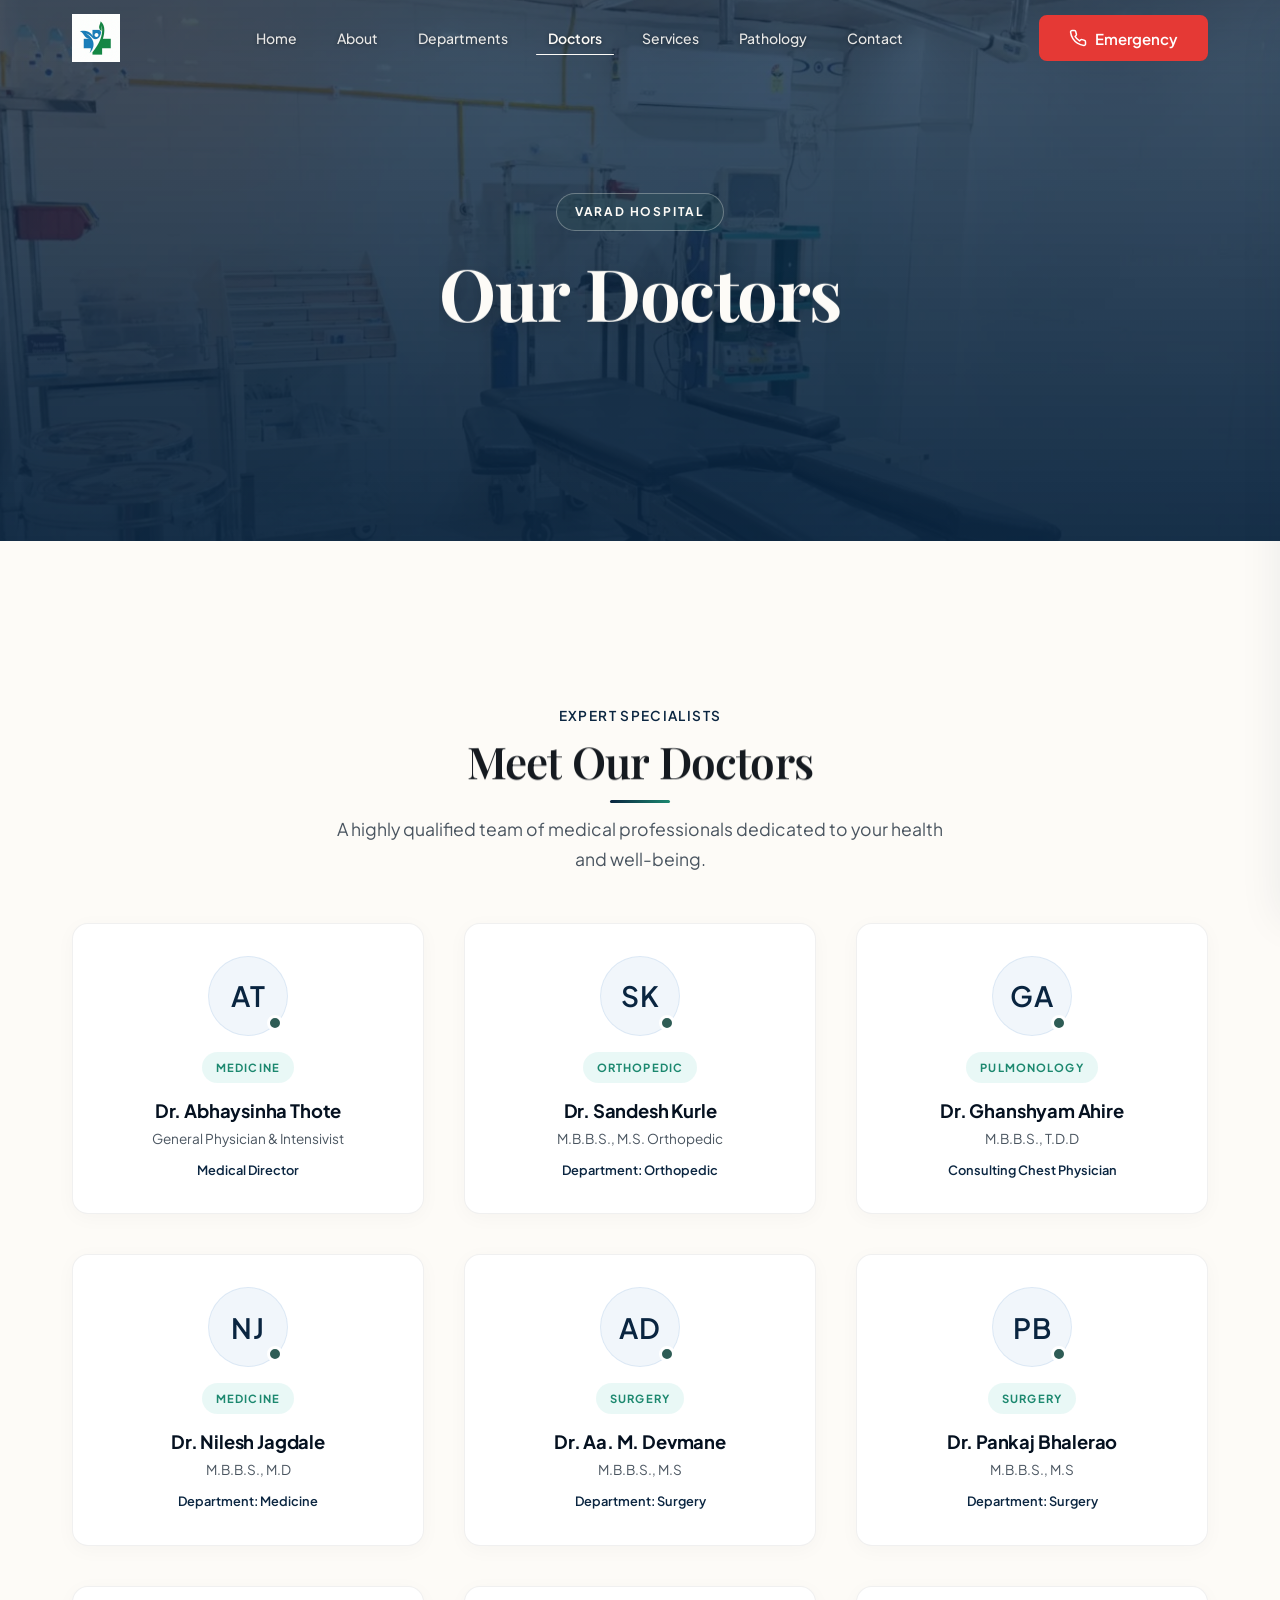
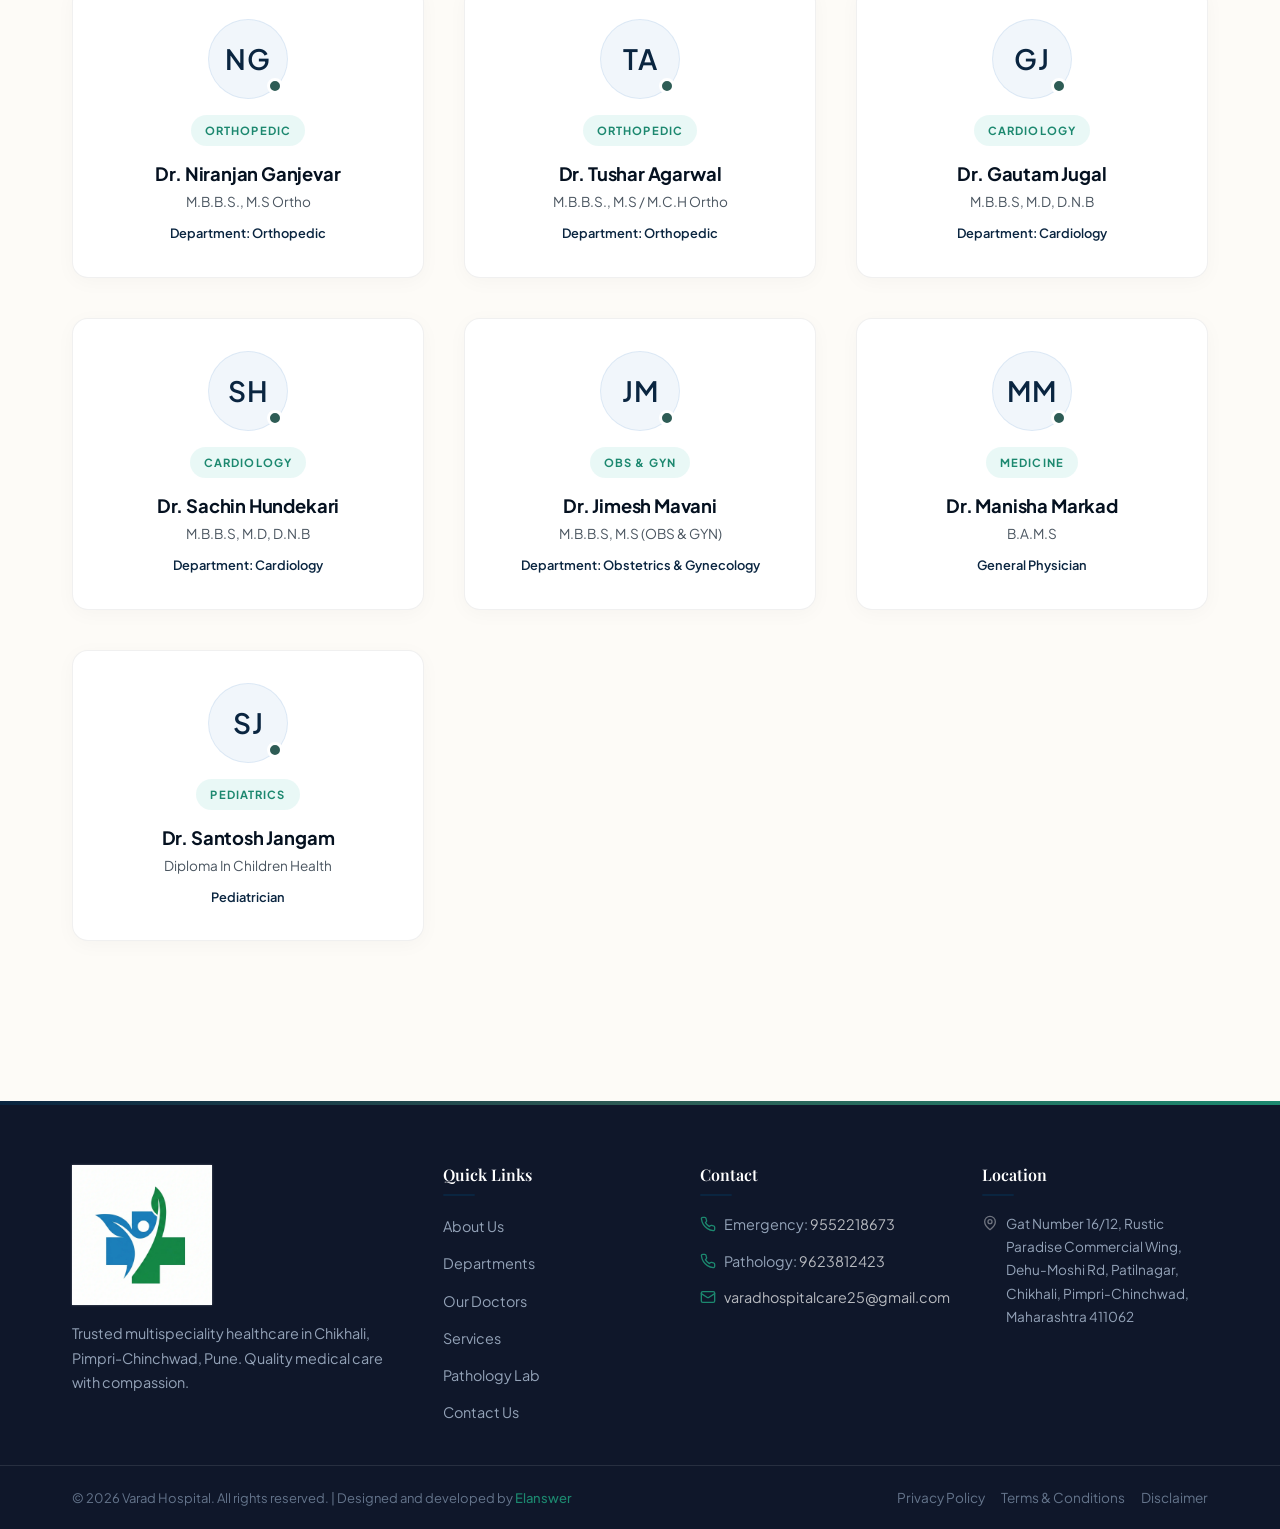
<file: doctors.html>
<!DOCTYPE html>
<html lang="en">

<head>
  <meta charset="UTF-8">
  <meta name="viewport" content="width=device-width, initial-scale=1.0">
  <title>Our Expert Doctors | Varad Hospital Pune</title>
  <meta name="description"
    content="Meet our team of 12+ highly qualified specialists and expert doctors at Varad Hospital, Chikhali. Delivering premium healthcare across multiple specialties.">
  <meta name="keywords"
    content="Varad Hospital, hospital Chikhali, multispeciality hospital Pune, Pimpri-Chinchwad hospital, emergency care Pune, OPD IPD ICU Chikhali">
  <meta name="author" content="Varad Hospital">
  <meta name="robots" content="index, follow">

  <!-- Open Graph -->
  <meta property="og:title" content="Our Expert Doctors | Varad Hospital Pune">
  <meta property="og:description"
    content="Meet our team of 12+ highly qualified specialists and expert doctors at Varad Hospital, Chikhali. Delivering premium healthcare across multiple specialties.">
  <meta property="og:type" content="website">
  <meta property="og:locale" content="en_IN">

  <!-- Favicon Placeholder -->
  <link rel="icon" href="images/logo.webp" type="image/webp">

  <!-- Google Fonts: Poppins + Inter -->
  <link rel="preconnect" href="https://fonts.googleapis.com">
  <link rel="preconnect" href="https://fonts.gstatic.com" crossorigin>
  <link
    href="https://fonts.googleapis.com/css2?family=Playfair+Display:ital,wght@0,400..900;1,400..900&family=Plus+Jakarta+Sans:ital,wght@0,200..800;1,200..800"
    rel="stylesheet">

  <!-- Stylesheet -->
  <link rel="stylesheet" href="css/style.min.css">
  <link rel="canonical" href="https://www.varadhospitalcare.com/doctors.html">
</head>

<body>

  <!-- Preloader -->
  <div id="preloader" aria-label="Page is loading">
    <video class="preloader-video" autoplay loop muted playsinline>
      <source src="videos/preloader.webm" type="video/webm">
    </video>
  </div>


  <!-- ============================================
       SKIP LINK — Accessibility
       ============================================ -->
  <a href="#main-content" class="skip-link">Skip to main content</a>

  <!-- ============================================
       HEADER
       ============================================ -->
  <header class="header" id="header">
    <div class="container header-inner">
      <!-- Logo -->
      <a href="index.html" class="logo" aria-label="Varad Hospital Home">
        <img src="images/logo.webp" alt="Varad Hospital Logo" width="160" height="48" loading="eager">
      </a>

      <!-- Desktop Navigation -->
      <nav class="nav" aria-label="Main navigation">
        <ul class="nav-links">
          <li><a href="index.html" class="nav-link">Home</a></li>
          <li><a href="about.html" class="nav-link">About</a></li>
          <li><a href="departments.html" class="nav-link">Departments</a></li>
          <li><a href="doctors.html" class="nav-link active" aria-current="page">Doctors</a></li>
          <li><a href="services.html" class="nav-link">Services</a></li>
          <li><a href="pathology.html" class="nav-link">Pathology</a></li>
          <li><a href="contact.html" class="nav-link">Contact</a></li>
        </ul>
      </nav>

      <!-- Emergency CTA -->
      <a href="tel:9552218673" class="btn btn-emergency header-cta">
        <svg xmlns="http://www.w3.org/2000/svg" width="18" height="18" viewBox="0 0 24 24" fill="none"
          stroke="currentColor" stroke-width="2" stroke-linecap="round" stroke-linejoin="round" aria-hidden="true">
          <path
            d="M22 16.92v3a2 2 0 0 1-2.18 2 19.79 19.79 0 0 1-8.63-3.07 19.5 19.5 0 0 1-6-6 19.79 19.79 0 0 1-3.07-8.67A2 2 0 0 1 4.11 2h3a2 2 0 0 1 2 1.72 12.84 12.84 0 0 0 .7 2.81 2 2 0 0 1-.45 2.11L8.09 9.91a16 16 0 0 0 6 6l1.27-1.27a2 2 0 0 1 2.11-.45 12.84 12.84 0 0 0 2.81.7A2 2 0 0 1 22 16.92z" />
        </svg>
        Emergency
      </a>

      <!-- Hamburger Toggle -->
      <button class="hamburger" id="hamburger" aria-label="Toggle menu" aria-expanded="false"
        aria-controls="mobile-nav">
        <span class="hamburger-bar"></span>
        <span class="hamburger-bar"></span>
        <span class="hamburger-bar"></span>
      </button>
    </div>
  </header>

  <!-- Mobile Nav Overlay -->
  <div class="mobile-nav-overlay" id="nav-overlay" aria-hidden="true"></div>

  <!-- Mobile Navigation Drawer -->
  <div class="mobile-nav" id="mobile-nav" role="dialog" aria-label="Mobile navigation" aria-hidden="true">
    <div class="mobile-nav-header">
      <a href="index.html" class="logo" aria-label="Varad Hospital Home">
        <img src="images/logo.webp" alt="Varad Hospital Logo" width="140" height="42">
      </a>
      <button class="mobile-nav-close" id="mobile-nav-close" aria-label="Close menu">
        <svg xmlns="http://www.w3.org/2000/svg" width="24" height="24" viewBox="0 0 24 24" fill="none"
          stroke="currentColor" stroke-width="2" stroke-linecap="round" stroke-linejoin="round" aria-hidden="true">
          <line x1="18" y1="6" x2="6" y2="18" />
          <line x1="6" y1="6" x2="18" y2="18" />
        </svg>
      </button>
    </div>
    <ul class="mobile-nav-links">
      <li><a href="index.html" class="mobile-nav-link">Home</a></li>
      <li><a href="about.html" class="mobile-nav-link">About</a></li>
      <li><a href="departments.html" class="mobile-nav-link">Departments</a></li>
      <li><a href="doctors.html" class="mobile-nav-link active" aria-current="page">Doctors</a></li>
      <li><a href="services.html" class="mobile-nav-link">Services</a></li>
      <li><a href="pathology.html" class="mobile-nav-link">Pathology</a></li>
      <li><a href="contact.html" class="mobile-nav-link">Contact</a></li>
    </ul>
    <div class="mobile-nav-contact">
      <a href="#" data-cal-link="varad-hospital-qlklm3/doctor-consultation" data-cal-namespace="doctor-consultation"
        data-cal-config='{"layout":"month_view","useSlotsViewOnSmallScreen":"true","theme":"auto"}'
        class="btn btn-primary btn-block" style="margin-bottom: 12px;">
        <svg xmlns="http://www.w3.org/2000/svg" width="18" height="18" viewBox="0 0 24 24" fill="none"
          stroke="currentColor" stroke-width="2" stroke-linecap="round" stroke-linejoin="round" aria-hidden="true">
          <rect x="3" y="4" width="18" height="18" rx="2" ry="2" />
          <line x1="16" y1="2" x2="16" y2="6" />
          <line x1="8" y1="2" x2="8" y2="6" />
          <line x1="3" y1="10" x2="21" y2="10" />
        </svg>
        Book Appointment
      </a>
      <a href="tel:9552218673" class="btn btn-emergency btn-block">
        <svg xmlns="http://www.w3.org/2000/svg" width="18" height="18" viewBox="0 0 24 24" fill="none"
          stroke="currentColor" stroke-width="2" stroke-linecap="round" stroke-linejoin="round" aria-hidden="true">
          <path
            d="M22 16.92v3a2 2 0 0 1-2.18 2 19.79 19.79 0 0 1-8.63-3.07 19.5 19.5 0 0 1-6-6 19.79 19.79 0 0 1-3.07-8.67A2 2 0 0 1 4.11 2h3a2 2 0 0 1 2 1.72 12.84 12.84 0 0 0 .7 2.81 2 2 0 0 1-.45 2.11L8.09 9.91a16 16 0 0 0 6 6l1.27-1.27a2 2 0 0 1 2.11-.45 12.84 12.84 0 0 0 2.81.7A2 2 0 0 1 22 16.92z" />
        </svg>
        Emergency: 9552218673
      </a>
      <a href="https://wa.me/919552218673" class="btn btn-whatsapp btn-block" target="_blank" rel="noopener noreferrer">
        <svg xmlns="http://www.w3.org/2000/svg" width="18" height="18" viewBox="0 0 24 24" fill="currentColor"
          aria-hidden="true">
          <path
            d="M17.472 14.382c-.297-.149-1.758-.867-2.03-.967-.273-.099-.471-.148-.67.15-.197.297-.767.966-.94 1.164-.173.199-.347.223-.644.075-.297-.15-1.255-.463-2.39-1.475-.883-.788-1.48-1.761-1.653-2.059-.173-.297-.018-.458.13-.606.134-.133.298-.347.446-.52.149-.174.198-.298.298-.497.099-.198.05-.371-.025-.52-.075-.149-.669-1.612-.916-2.207-.242-.579-.487-.5-.669-.51-.173-.008-.371-.01-.57-.01-.198 0-.52.074-.792.372-.272.297-1.04 1.016-1.04 2.479 0 1.462 1.065 2.875 1.213 3.074.149.198 2.096 3.2 5.077 4.487.709.306 1.262.489 1.694.625.712.227 1.36.195 1.871.118.571-.085 1.758-.719 2.006-1.413.248-.694.248-1.289.173-1.413-.074-.124-.272-.198-.57-.347m-5.421 7.403h-.004a9.87 9.87 0 0 1-5.031-1.378l-.361-.214-3.741.982.998-3.648-.235-.374a9.86 9.86 0 0 1-1.51-5.26c.001-5.45 4.436-9.884 9.888-9.884 2.64 0 5.122 1.03 6.988 2.898a9.825 9.825 0 0 1 2.893 6.994c-.003 5.45-4.437 9.884-9.885 9.884m8.413-18.297A11.815 11.815 0 0 0 12.05 0C5.495 0 .16 5.335.157 11.892c0 2.096.547 4.142 1.588 5.945L.057 24l6.305-1.654a11.882 11.882 0 0 0 5.683 1.448h.005c6.554 0 11.89-5.335 11.893-11.893a11.821 11.821 0 0 0-3.48-8.413z" />
        </svg>
        WhatsApp Us
      </a>
    </div>
  </div>

  <!-- ============================================
       MAIN CONTENT
       ============================================ -->
  <main id="main-content">
    <!-- ==========================================
         INNER PAGE HERO
         ========================================== -->
    <section class="inner-hero">
      <div class="inner-hero__bg">
        <img src="images/OT.webp" alt="Our Doctors" aria-hidden="true" loading="eager">
      </div>
      <div class="container inner-hero__container">
        <div class="inner-hero__glass">
          <span class="inner-hero__badge">Varad Hospital</span>
          <h1 class="inner-hero__title">Our Doctors</h1>
          <nav aria-label="Breadcrumb">
            <ol class="breadcrumb">
              <li><a href="index.html">Home</a></li>
              <li><span aria-current="page">Our Doctors</span></li>
            </ol>
          </nav>
        </div>
      </div>
    </section>

    <!-- ==========================================
         DOCTORS CONTENT
         ========================================== -->
    <section class="section" aria-label="Our Consultant Panel">
      <div class="container">
        <div class="section-header text-center">
          <span class="section-label">Expert Specialists</span>
          <h2 class="section-title">Meet Our Doctors</h2>
          <p class="section-subtitle">A highly qualified team of medical professionals dedicated to your health and
            well-being.</p>
        </div>

        <div class="premium-doc-grid">

          <!-- Doctor 1 -->
          <div class="premium-doc-card reveal">

            <div class="monogram-avatar-wrapper">
              <div class="monogram-avatar">AT</div>
            </div>
            <div class="premium-doc-content">
              <span class="premium-doc-badge">Medicine</span>
              <h3 class="premium-doc-name">Dr. Abhaysinha Thote</h3>
              <p class="premium-doc-qual">General Physician & Intensivist</p>
              <p class="premium-doc-role">Medical Director</p>
            </div>
          </div>

          <!-- Doctor 2 -->
          <div class="premium-doc-card reveal">

            <div class="monogram-avatar-wrapper">
              <div class="monogram-avatar">SK</div>
            </div>
            <div class="premium-doc-content">
              <span class="premium-doc-badge">Orthopedic</span>
              <h3 class="premium-doc-name">Dr. Sandesh Kurle</h3>
              <p class="premium-doc-qual">M.B.B.S., M.S. Orthopedic</p>
              <p class="premium-doc-role">Department: Orthopedic</p>
            </div>
          </div>

          <!-- Doctor 3 -->
          <div class="premium-doc-card reveal">

            <div class="monogram-avatar-wrapper">
              <div class="monogram-avatar">GA</div>
            </div>
            <div class="premium-doc-content">
              <span class="premium-doc-badge">Pulmonology</span>
              <h3 class="premium-doc-name">Dr. Ghanshyam Ahire</h3>
              <p class="premium-doc-qual">M.B.B.S., T.D.D</p>
              <p class="premium-doc-role">Consulting Chest Physician</p>
            </div>
          </div>

          <!-- Doctor 4 -->
          <div class="premium-doc-card reveal">

            <div class="monogram-avatar-wrapper">
              <div class="monogram-avatar">NJ</div>
            </div>
            <div class="premium-doc-content">
              <span class="premium-doc-badge">Medicine</span>
              <h3 class="premium-doc-name">Dr. Nilesh Jagdale</h3>
              <p class="premium-doc-qual">M.B.B.S., M.D</p>
              <p class="premium-doc-role">Department: Medicine</p>
            </div>
          </div>

          <!-- Doctor 5 -->
          <div class="premium-doc-card reveal">

            <div class="monogram-avatar-wrapper">
              <div class="monogram-avatar">AD</div>
            </div>
            <div class="premium-doc-content">
              <span class="premium-doc-badge">Surgery</span>
              <h3 class="premium-doc-name">Dr. Aa. M. Devmane</h3>
              <p class="premium-doc-qual">M.B.B.S., M.S</p>
              <p class="premium-doc-role">Department: Surgery</p>
            </div>
          </div>

          <!-- Doctor 6 -->
          <div class="premium-doc-card reveal">

            <div class="monogram-avatar-wrapper">
              <div class="monogram-avatar">PB</div>
            </div>
            <div class="premium-doc-content">
              <span class="premium-doc-badge">Surgery</span>
              <h3 class="premium-doc-name">Dr. Pankaj Bhalerao</h3>
              <p class="premium-doc-qual">M.B.B.S., M.S</p>
              <p class="premium-doc-role">Department: Surgery</p>
            </div>
          </div>

          <!-- Doctor 7 -->
          <div class="premium-doc-card reveal">

            <div class="monogram-avatar-wrapper">
              <div class="monogram-avatar">NG</div>
            </div>
            <div class="premium-doc-content">
              <span class="premium-doc-badge">Orthopedic</span>
              <h3 class="premium-doc-name">Dr. Niranjan Ganjevar</h3>
              <p class="premium-doc-qual">M.B.B.S., M.S Ortho</p>
              <p class="premium-doc-role">Department: Orthopedic</p>
            </div>
          </div>

          <!-- Doctor 8 -->
          <div class="premium-doc-card reveal">

            <div class="monogram-avatar-wrapper">
              <div class="monogram-avatar">TA</div>
            </div>
            <div class="premium-doc-content">
              <span class="premium-doc-badge">Orthopedic</span>
              <h3 class="premium-doc-name">Dr. Tushar Agarwal</h3>
              <p class="premium-doc-qual">M.B.B.S., M.S / M.C.H Ortho</p>
              <p class="premium-doc-role">Department: Orthopedic</p>
            </div>
          </div>

          <!-- Doctor 9 -->
          <div class="premium-doc-card reveal">

            <div class="monogram-avatar-wrapper">
              <div class="monogram-avatar">GJ</div>
            </div>
            <div class="premium-doc-content">
              <span class="premium-doc-badge">Cardiology</span>
              <h3 class="premium-doc-name">Dr. Gautam Jugal</h3>
              <p class="premium-doc-qual">M.B.B.S, M.D, D.N.B</p>
              <p class="premium-doc-role">Department: Cardiology</p>
            </div>
          </div>

          <!-- Doctor 10 -->
          <div class="premium-doc-card reveal">

            <div class="monogram-avatar-wrapper">
              <div class="monogram-avatar">SH</div>
            </div>
            <div class="premium-doc-content">
              <span class="premium-doc-badge">Cardiology</span>
              <h3 class="premium-doc-name">Dr. Sachin Hundekari</h3>
              <p class="premium-doc-qual">M.B.B.S, M.D, D.N.B</p>
              <p class="premium-doc-role">Department: Cardiology</p>
            </div>
          </div>

          <!-- Doctor 11 -->
          <div class="premium-doc-card reveal">

            <div class="monogram-avatar-wrapper">
              <div class="monogram-avatar">JM</div>
            </div>
            <div class="premium-doc-content">
              <span class="premium-doc-badge">Obs & Gyn</span>
              <h3 class="premium-doc-name">Dr. Jimesh Mavani</h3>
              <p class="premium-doc-qual">M.B.B.S, M.S (OBS & GYN)</p>
              <p class="premium-doc-role">Department: Obstetrics & Gynecology</p>
            </div>
          </div>

          <!-- Doctor 12 -->
          <div class="premium-doc-card reveal">

            <div class="monogram-avatar-wrapper">
              <div class="monogram-avatar">MM</div>
            </div>
            <div class="premium-doc-content">
              <span class="premium-doc-badge">Medicine</span>
              <h3 class="premium-doc-name">Dr. Manisha Markad</h3>
              <p class="premium-doc-qual">B.A.M.S</p>
              <p class="premium-doc-role">General Physician</p>
            </div>
          </div>

          <!-- Doctor 13 -->
          <div class="premium-doc-card reveal">

            <div class="monogram-avatar-wrapper">
              <div class="monogram-avatar">SJ</div>
            </div>
            <div class="premium-doc-content">
              <span class="premium-doc-badge">Pediatrics</span>
              <h3 class="premium-doc-name">Dr. Santosh Jangam</h3>
              <p class="premium-doc-qual">Diploma In Children Health</p>
              <p class="premium-doc-role">Pediatrician</p>
            </div>
          </div>

        </div>
      </div>
    </section>
  </main>

  <!-- ============================================
       FOOTER
       ============================================ -->
  <footer class="footer" role="contentinfo">
    <div class="container footer-grid">
      <!-- Column 1: Brand -->
      <div class="footer-col">
        <a href="index.html" aria-label="Varad Hospital Home">
          <img src="images/logo.webp" alt="Varad Hospital" class="footer-logo" width="140" height="42" loading="lazy">
        </a>
        <p class="footer-desc">Trusted multispeciality healthcare in Chikhali, Pimpri-Chinchwad, Pune. Quality medical
          care with compassion.</p>
      </div>

      <!-- Column 2: Quick Links -->
      <div class="footer-col">
        <h4 class="footer-heading">Quick Links</h4>
        <ul class="footer-links">
          <li><a href="about.html">About Us</a></li>
          <li><a href="departments.html">Departments</a></li>
          <li><a href="doctors.html">Our Doctors</a></li>
          <li><a href="services.html">Services</a></li>
          <li><a href="pathology.html">Pathology Lab</a></li>
          <li><a href="contact.html">Contact Us</a></li>
        </ul>
      </div>

      <!-- Column 3: Contact -->
      <div class="footer-col">
        <h4 class="footer-heading">Contact</h4>
        <ul class="footer-contact">
          <li>
            <svg xmlns="http://www.w3.org/2000/svg" width="16" height="16" viewBox="0 0 24 24" fill="none"
              stroke="currentColor" stroke-width="2" stroke-linecap="round" stroke-linejoin="round" aria-hidden="true">
              <path
                d="M22 16.92v3a2 2 0 0 1-2.18 2 19.79 19.79 0 0 1-8.63-3.07 19.5 19.5 0 0 1-6-6 19.79 19.79 0 0 1-3.07-8.67A2 2 0 0 1 4.11 2h3a2 2 0 0 1 2 1.72 12.84 12.84 0 0 0 .7 2.81 2 2 0 0 1-.45 2.11L8.09 9.91a16 16 0 0 0 6 6l1.27-1.27a2 2 0 0 1 2.11-.45 12.84 12.84 0 0 0 2.81.7A2 2 0 0 1 22 16.92z" />
            </svg>
            <span>Emergency: <a href="tel:9552218673">9552218673</a></span>
          </li>
          <li>
            <svg xmlns="http://www.w3.org/2000/svg" width="16" height="16" viewBox="0 0 24 24" fill="none"
              stroke="currentColor" stroke-width="2" stroke-linecap="round" stroke-linejoin="round" aria-hidden="true">
              <path
                d="M22 16.92v3a2 2 0 0 1-2.18 2 19.79 19.79 0 0 1-8.63-3.07 19.5 19.5 0 0 1-6-6 19.79 19.79 0 0 1-3.07-8.67A2 2 0 0 1 4.11 2h3a2 2 0 0 1 2 1.72 12.84 12.84 0 0 0 .7 2.81 2 2 0 0 1-.45 2.11L8.09 9.91a16 16 0 0 0 6 6l1.27-1.27a2 2 0 0 1 2.11-.45 12.84 12.84 0 0 0 2.81.7A2 2 0 0 1 22 16.92z" />
            </svg>
            <span>Pathology: <a href="tel:9623812423">9623812423</a></span>
          </li>
          <li>
            <svg xmlns="http://www.w3.org/2000/svg" width="16" height="16" viewBox="0 0 24 24" fill="none"
              stroke="currentColor" stroke-width="2" stroke-linecap="round" stroke-linejoin="round" aria-hidden="true">
              <rect width="20" height="16" x="2" y="4" rx="2" />
              <path d="m22 7-8.97 5.7a1.94 1.94 0 0 1-2.06 0L2 7" />
            </svg>
            <span><a href="mailto:varadhospitalcare25@gmail.com">varadhospitalcare25@gmail.com</a></span>
          </li>
        </ul>
      </div>

      <!-- Column 4: Location -->
      <div class="footer-col">
        <h4 class="footer-heading">Location</h4>
        <div class="footer-address">
          <svg xmlns="http://www.w3.org/2000/svg" width="16" height="16" viewBox="0 0 24 24" fill="none"
            stroke="currentColor" stroke-width="2" stroke-linecap="round" stroke-linejoin="round" aria-hidden="true">
            <path d="M20 10c0 6-8 12-8 12s-8-6-8-12a8 8 0 0 1 16 0Z" />
            <circle cx="12" cy="10" r="3" />
          </svg>
          <p>Gat Number 16/12, Rustic Paradise Commercial Wing, Dehu-Moshi Rd, Patilnagar, Chikhali, Pimpri-Chinchwad,
            Maharashtra 411062</p>
        </div>
      </div>
    </div>

    <!-- Footer Bottom -->
    <div class="footer-bottom">
      <div class="container"
        style="display: flex; justify-content: space-between; align-items: center; flex-wrap: wrap; gap: 16px;">
        <p style="margin:0;">&copy; <span class="footer-year">2026</span> Varad Hospital. All rights reserved. |
          Designed and developed by <a href="https://www.elanswer.com" target="_blank" rel="noopener noreferrer"
            style="color: var(--color-accent); text-decoration: none; font-weight: 500;">Elanswer</a></p>
        <div class="footer-legal" style="display: flex; gap: 16px; font-size: 0.85rem;">
          <a href="privacy-policy.html" style="color: #64748B; text-decoration: none;">Privacy Policy</a>
          <a href="terms-conditions.html" style="color: #64748B; text-decoration: none;">Terms & Conditions</a>
          <a href="disclaimer.html" style="color: #64748B; text-decoration: none;">Disclaimer</a>
        </div>
      </div>
    </div>
  </footer>

  <!-- ============================================
       FLOATING ACTION BUTTONS
       ============================================ -->
  <div class="fab-container" aria-label="Quick contact actions">
    <!-- WhatsApp FAB -->
    <a href="https://wa.me/919552218673" class="fab fab-whatsapp" target="_blank" rel="noopener noreferrer"
      aria-label="Chat on WhatsApp">
      <svg xmlns="http://www.w3.org/2000/svg" width="28" height="28" viewBox="0 0 24 24" fill="currentColor"
        aria-hidden="true">
        <path
          d="M17.472 14.382c-.297-.149-1.758-.867-2.03-.967-.273-.099-.471-.148-.67.15-.197.297-.767.966-.94 1.164-.173.199-.347.223-.644.075-.297-.15-1.255-.463-2.39-1.475-.883-.788-1.48-1.761-1.653-2.059-.173-.297-.018-.458.13-.606.134-.133.298-.347.446-.52.149-.174.198-.298.298-.497.099-.198.05-.371-.025-.52-.075-.149-.669-1.612-.916-2.207-.242-.579-.487-.5-.669-.51-.173-.008-.371-.01-.57-.01-.198 0-.52.074-.792.372-.272.297-1.04 1.016-1.04 2.479 0 1.462 1.065 2.875 1.213 3.074.149.198 2.096 3.2 5.077 4.487.709.306 1.262.489 1.694.625.712.227 1.36.195 1.871.118.571-.085 1.758-.719 2.006-1.413.248-.694.248-1.289.173-1.413-.074-.124-.272-.198-.57-.347m-5.421 7.403h-.004a9.87 9.87 0 0 1-5.031-1.378l-.361-.214-3.741.982.998-3.648-.235-.374a9.86 9.86 0 0 1-1.51-5.26c.001-5.45 4.436-9.884 9.888-9.884 2.64 0 5.122 1.03 6.988 2.898a9.825 9.825 0 0 1 2.893 6.994c-.003 5.45-4.437 9.884-9.885 9.884m8.413-18.297A11.815 11.815 0 0 0 12.05 0C5.495 0 .16 5.335.157 11.892c0 2.096.547 4.142 1.588 5.945L.057 24l6.305-1.654a11.882 11.882 0 0 0 5.683 1.448h.005c6.554 0 11.89-5.335 11.893-11.893a11.821 11.821 0 0 0-3.48-8.413z" />
      </svg>
    </a>

    <!-- Phone FAB -->
    <a href="tel:9552218673" class="fab fab-phone" aria-label="Call Varad Hospital Emergency">
      <svg xmlns="http://www.w3.org/2000/svg" width="26" height="26" viewBox="0 0 24 24" fill="none"
        stroke="currentColor" stroke-width="2" stroke-linecap="round" stroke-linejoin="round" aria-hidden="true">
        <path
          d="M22 16.92v3a2 2 0 0 1-2.18 2 19.79 19.79 0 0 1-8.63-3.07 19.5 19.5 0 0 1-6-6 19.79 19.79 0 0 1-3.07-8.67A2 2 0 0 1 4.11 2h3a2 2 0 0 1 2 1.72 12.84 12.84 0 0 0 .7 2.81 2 2 0 0 1-.45 2.11L8.09 9.91a16 16 0 0 0 6 6l1.27-1.27a2 2 0 0 1 2.11-.45 12.84 12.84 0 0 0 2.81.7A2 2 0 0 1 22 16.92z" />
      </svg>
    </a>
  </div>

  <!-- ============================================
       SCRIPTS
       ============================================ -->
  <script src="js/main.js" defer></script>



  <!-- Scroll to Top -->
  <button id="scroll-to-top" aria-label="Scroll back to top">
    <svg xmlns="http://www.w3.org/2000/svg" width="24" height="24" viewBox="0 0 24 24" fill="none" stroke="currentColor"
      stroke-width="2" stroke-linecap="round" stroke-linejoin="round">
      <path d="m18 15-6-6-6 6" />
    </svg>
  </button>


  <!-- Custom Cursor -->
  <div class="custom-cursor-dot" id="cursor-dot"></div>
  <div class="custom-cursor-aura" id="cursor-aura"></div>

  <!-- Cal element-click embed code begins -->
  <script type="text/javascript">
    (function (C, A, L) { let p = function (a, ar) { a.q.push(ar); }; let d = C.document; C.Cal = C.Cal || function () { let cal = C.Cal; let ar = arguments; if (!cal.loaded) { cal.ns = {}; cal.q = cal.q || []; d.head.appendChild(d.createElement("script")).src = A; cal.loaded = true; } if (ar[0] === L) { const api = function () { p(api, arguments); }; const namespace = ar[1]; api.q = api.q || []; if (typeof namespace === "string") { cal.ns[namespace] = cal.ns[namespace] || api; p(cal.ns[namespace], ar); p(cal, ["initNamespace", namespace]); } else p(cal, ar); return; } p(cal, ar); }; })(window, "https://app.cal.com/embed/embed.js", "init");
    Cal("init", "doctor-consultation", { origin: "https://app.cal.com" });
    Cal.config = Cal.config || {};
    Cal.config.forwardQueryParams = true;
    Cal.ns["doctor-consultation"]("ui", { "hideEventTypeDetails": true, "layout": "month_view" });
  </script>
  <!-- Cal element-click embed code ends -->

  <script src="js/title-animation.js"></script>

  <!-- Mobile Sticky Book Button -->
  <div class="mobile-sticky-book">
    <a href="#" data-cal-link="varad-hospital-qlklm3/doctor-consultation" data-cal-namespace="doctor-consultation"
      data-cal-config='{"layout":"month_view","useSlotsViewOnSmallScreen":"true","theme":"auto"}'
      class="btn btn-primary btn-block">
      <svg xmlns="http://www.w3.org/2000/svg" width="18" height="18" viewBox="0 0 24 24" fill="none"
        stroke="currentColor" stroke-width="2" stroke-linecap="round" stroke-linejoin="round" aria-hidden="true">
        <rect x="3" y="4" width="18" height="18" rx="2" ry="2" />
        <line x1="16" y1="2" x2="16" y2="6" />
        <line x1="8" y1="2" x2="8" y2="6" />
        <line x1="3" y1="10" x2="21" y2="10" />
      </svg>
      Book Appointment
    </a>
  </div>

</body>

</html>
</file>
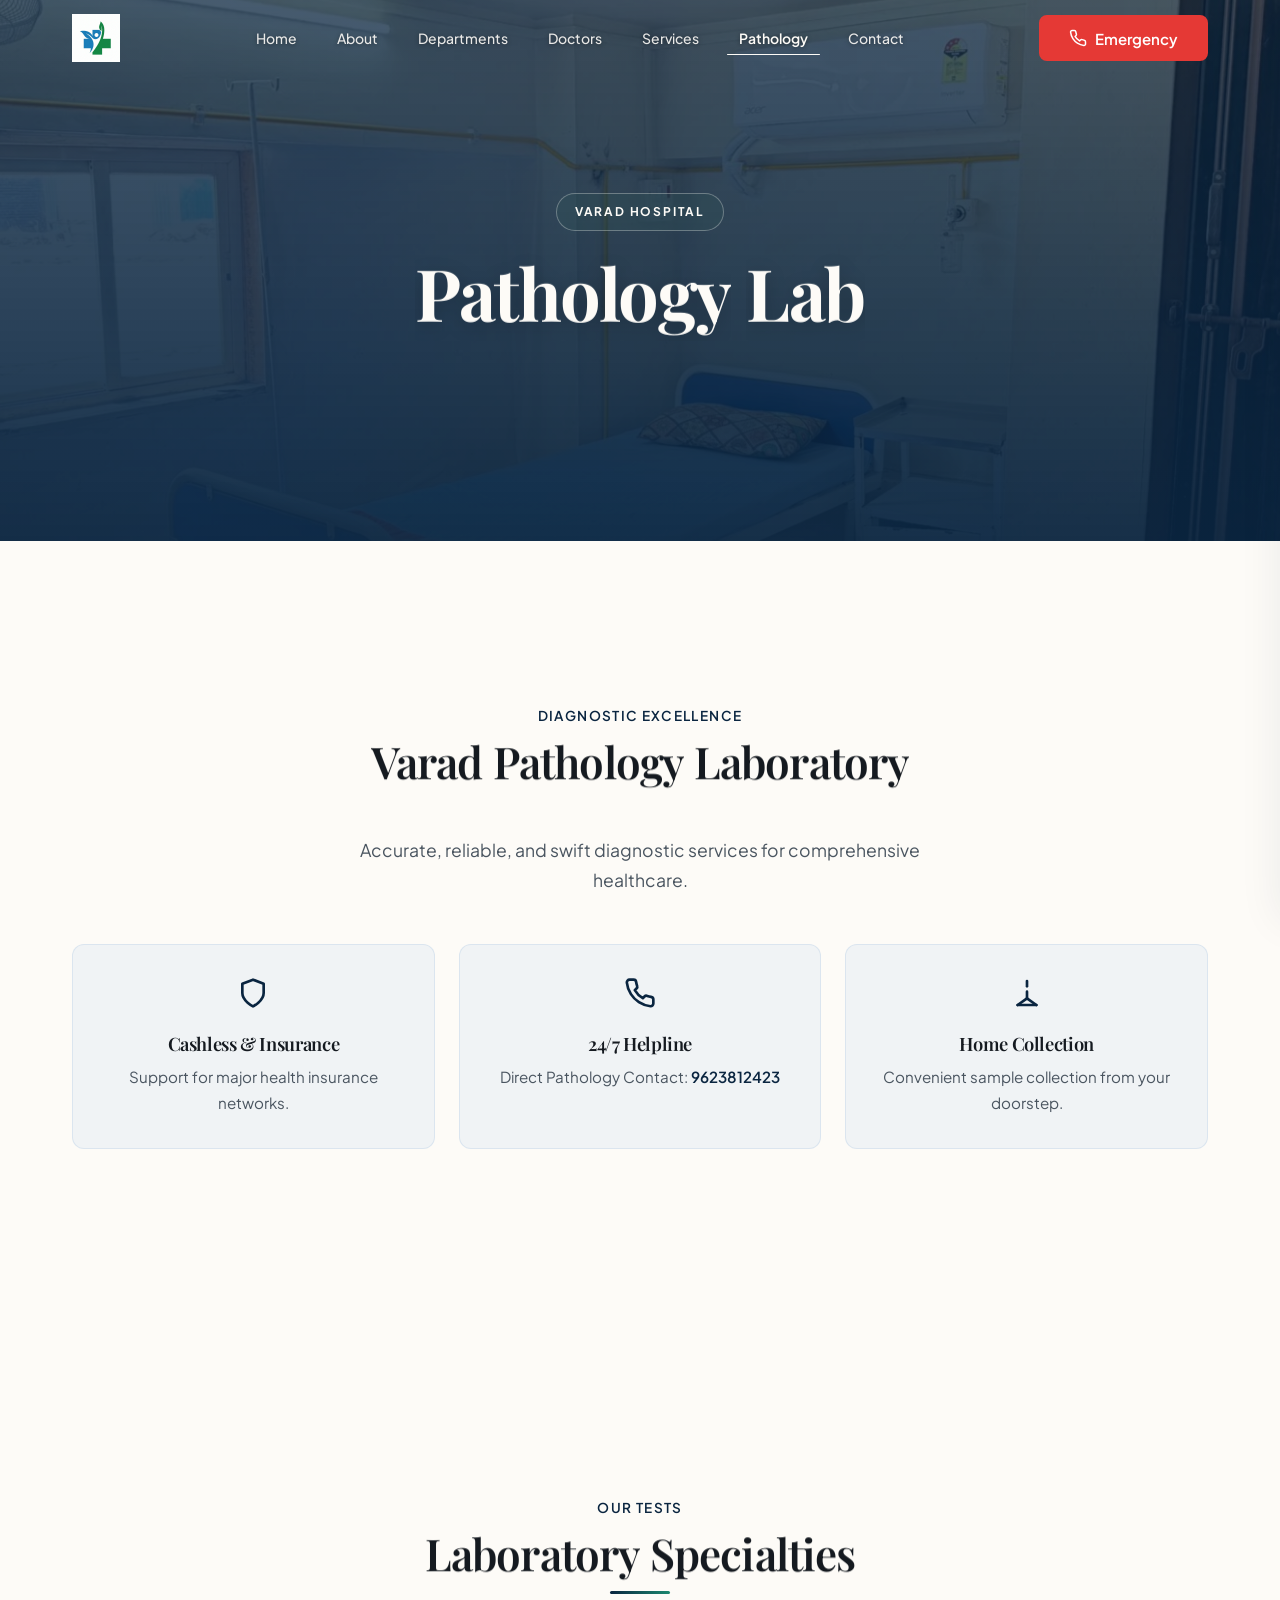
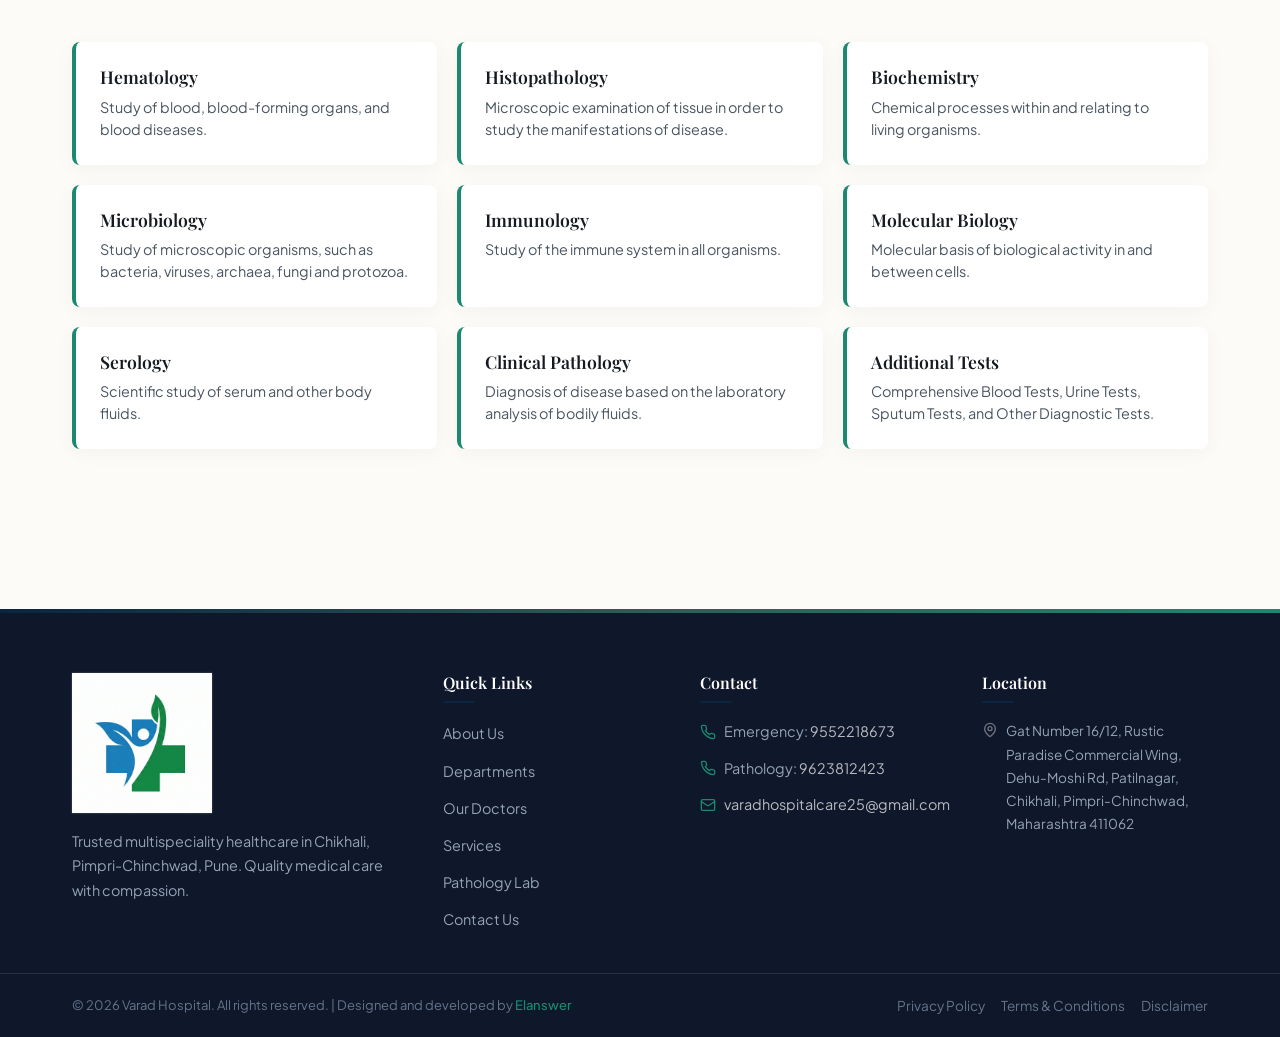
<file: pathology.html>
<!DOCTYPE html>
<html lang="en">

<head>
  <meta charset="UTF-8">
  <meta name="viewport" content="width=device-width, initial-scale=1.0">
  <title>24/7 Pathology Lab & Diagnostics | Varad Hospital</title>
  <meta name="description"
    content="Our advanced, in-house pathology lab offers accurate blood tests, diagnostic imaging, and 24-hour pharmacy services for all patients.">
  <meta name="keywords"
    content="Varad Hospital, hospital Chikhali, multispeciality hospital Pune, Pimpri-Chinchwad hospital, emergency care Pune, OPD IPD ICU Chikhali">
  <meta name="author" content="Varad Hospital">
  <meta name="robots" content="index, follow">

  <!-- Open Graph -->
  <meta property="og:title" content="24/7 Pathology Lab & Diagnostics | Varad Hospital">
  <meta property="og:description"
    content="Our advanced, in-house pathology lab offers accurate blood tests, diagnostic imaging, and 24-hour pharmacy services for all patients.">
  <meta property="og:type" content="website">
  <meta property="og:locale" content="en_IN">

  <!-- Favicon Placeholder -->
  <link rel="icon" href="images/logo.webp" type="image/webp">

  <!-- Google Fonts: Poppins + Inter -->
  <link rel="preconnect" href="https://fonts.googleapis.com">
  <link rel="preconnect" href="https://fonts.gstatic.com" crossorigin>
  <link
    href="https://fonts.googleapis.com/css2?family=Playfair+Display:ital,wght@0,400..900;1,400..900&family=Plus+Jakarta+Sans:ital,wght@0,200..800;1,200..800"
    rel="stylesheet">

  <!-- Stylesheet -->
  <link rel="stylesheet" href="css/style.min.css">
  <link rel="canonical" href="https://www.varadhospitalcare.com/pathology.html">
</head>

<body>

  <!-- Preloader -->
  <div id="preloader" aria-label="Page is loading">
    <video class="preloader-video" autoplay loop muted playsinline>
      <source src="videos/preloader.webm" type="video/webm">
    </video>
  </div>


  <!-- ============================================
       SKIP LINK — Accessibility
       ============================================ -->
  <a href="#main-content" class="skip-link">Skip to main content</a>

  <!-- ============================================
       HEADER
       ============================================ -->
  <header class="header" id="header">
    <div class="container header-inner">
      <!-- Logo -->
      <a href="index.html" class="logo" aria-label="Varad Hospital Home">
        <img src="images/logo.webp" alt="Varad Hospital Logo" width="160" height="48" loading="eager">
      </a>

      <!-- Desktop Navigation -->
      <nav class="nav" aria-label="Main navigation">
        <ul class="nav-links">
          <li><a href="index.html" class="nav-link">Home</a></li>
          <li><a href="about.html" class="nav-link">About</a></li>
          <li><a href="departments.html" class="nav-link">Departments</a></li>
          <li><a href="doctors.html" class="nav-link">Doctors</a></li>
          <li><a href="services.html" class="nav-link">Services</a></li>
          <li><a href="pathology.html" class="nav-link active" aria-current="page">Pathology</a></li>
          <li><a href="contact.html" class="nav-link">Contact</a></li>
        </ul>
      </nav>

      <!-- Emergency CTA -->
      <a href="tel:9552218673" class="btn btn-emergency header-cta">
        <svg xmlns="http://www.w3.org/2000/svg" width="18" height="18" viewBox="0 0 24 24" fill="none"
          stroke="currentColor" stroke-width="2" stroke-linecap="round" stroke-linejoin="round" aria-hidden="true">
          <path
            d="M22 16.92v3a2 2 0 0 1-2.18 2 19.79 19.79 0 0 1-8.63-3.07 19.5 19.5 0 0 1-6-6 19.79 19.79 0 0 1-3.07-8.67A2 2 0 0 1 4.11 2h3a2 2 0 0 1 2 1.72 12.84 12.84 0 0 0 .7 2.81 2 2 0 0 1-.45 2.11L8.09 9.91a16 16 0 0 0 6 6l1.27-1.27a2 2 0 0 1 2.11-.45 12.84 12.84 0 0 0 2.81.7A2 2 0 0 1 22 16.92z" />
        </svg>
        Emergency
      </a>

      <!-- Hamburger Toggle -->
      <button class="hamburger" id="hamburger" aria-label="Toggle menu" aria-expanded="false"
        aria-controls="mobile-nav">
        <span class="hamburger-bar"></span>
        <span class="hamburger-bar"></span>
        <span class="hamburger-bar"></span>
      </button>
    </div>
  </header>

  <!-- Mobile Nav Overlay -->
  <div class="mobile-nav-overlay" id="nav-overlay" aria-hidden="true"></div>

  <!-- Mobile Navigation Drawer -->
  <div class="mobile-nav" id="mobile-nav" role="dialog" aria-label="Mobile navigation" aria-hidden="true">
    <div class="mobile-nav-header">
      <a href="index.html" class="logo" aria-label="Varad Hospital Home">
        <img src="images/logo.webp" alt="Varad Hospital Logo" width="140" height="42">
      </a>
      <button class="mobile-nav-close" id="mobile-nav-close" aria-label="Close menu">
        <svg xmlns="http://www.w3.org/2000/svg" width="24" height="24" viewBox="0 0 24 24" fill="none"
          stroke="currentColor" stroke-width="2" stroke-linecap="round" stroke-linejoin="round" aria-hidden="true">
          <line x1="18" y1="6" x2="6" y2="18" />
          <line x1="6" y1="6" x2="18" y2="18" />
        </svg>
      </button>
    </div>
    <ul class="mobile-nav-links">
      <li><a href="index.html" class="mobile-nav-link">Home</a></li>
      <li><a href="about.html" class="mobile-nav-link">About</a></li>
      <li><a href="departments.html" class="mobile-nav-link">Departments</a></li>
      <li><a href="doctors.html" class="mobile-nav-link">Doctors</a></li>
      <li><a href="services.html" class="mobile-nav-link">Services</a></li>
      <li><a href="pathology.html" class="mobile-nav-link active" aria-current="page">Pathology</a></li>
      <li><a href="contact.html" class="mobile-nav-link">Contact</a></li>
    </ul>
    <div class="mobile-nav-contact">
      <a href="#" data-cal-link="varad-hospital-qlklm3/doctor-consultation" data-cal-namespace="doctor-consultation"
        data-cal-config='{"layout":"month_view","useSlotsViewOnSmallScreen":"true","theme":"auto"}'
        class="btn btn-primary btn-block" style="margin-bottom: 12px;">
        <svg xmlns="http://www.w3.org/2000/svg" width="18" height="18" viewBox="0 0 24 24" fill="none"
          stroke="currentColor" stroke-width="2" stroke-linecap="round" stroke-linejoin="round" aria-hidden="true">
          <rect x="3" y="4" width="18" height="18" rx="2" ry="2" />
          <line x1="16" y1="2" x2="16" y2="6" />
          <line x1="8" y1="2" x2="8" y2="6" />
          <line x1="3" y1="10" x2="21" y2="10" />
        </svg>
        Book Appointment
      </a>
      <a href="tel:9552218673" class="btn btn-emergency btn-block">
        <svg xmlns="http://www.w3.org/2000/svg" width="18" height="18" viewBox="0 0 24 24" fill="none"
          stroke="currentColor" stroke-width="2" stroke-linecap="round" stroke-linejoin="round" aria-hidden="true">
          <path
            d="M22 16.92v3a2 2 0 0 1-2.18 2 19.79 19.79 0 0 1-8.63-3.07 19.5 19.5 0 0 1-6-6 19.79 19.79 0 0 1-3.07-8.67A2 2 0 0 1 4.11 2h3a2 2 0 0 1 2 1.72 12.84 12.84 0 0 0 .7 2.81 2 2 0 0 1-.45 2.11L8.09 9.91a16 16 0 0 0 6 6l1.27-1.27a2 2 0 0 1 2.11-.45 12.84 12.84 0 0 0 2.81.7A2 2 0 0 1 22 16.92z" />
        </svg>
        Emergency: 9552218673
      </a>
      <a href="https://wa.me/919552218673" class="btn btn-whatsapp btn-block" target="_blank" rel="noopener noreferrer">
        <svg xmlns="http://www.w3.org/2000/svg" width="18" height="18" viewBox="0 0 24 24" fill="currentColor"
          aria-hidden="true">
          <path
            d="M17.472 14.382c-.297-.149-1.758-.867-2.03-.967-.273-.099-.471-.148-.67.15-.197.297-.767.966-.94 1.164-.173.199-.347.223-.644.075-.297-.15-1.255-.463-2.39-1.475-.883-.788-1.48-1.761-1.653-2.059-.173-.297-.018-.458.13-.606.134-.133.298-.347.446-.52.149-.174.198-.298.298-.497.099-.198.05-.371-.025-.52-.075-.149-.669-1.612-.916-2.207-.242-.579-.487-.5-.669-.51-.173-.008-.371-.01-.57-.01-.198 0-.52.074-.792.372-.272.297-1.04 1.016-1.04 2.479 0 1.462 1.065 2.875 1.213 3.074.149.198 2.096 3.2 5.077 4.487.709.306 1.262.489 1.694.625.712.227 1.36.195 1.871.118.571-.085 1.758-.719 2.006-1.413.248-.694.248-1.289.173-1.413-.074-.124-.272-.198-.57-.347m-5.421 7.403h-.004a9.87 9.87 0 0 1-5.031-1.378l-.361-.214-3.741.982.998-3.648-.235-.374a9.86 9.86 0 0 1-1.51-5.26c.001-5.45 4.436-9.884 9.888-9.884 2.64 0 5.122 1.03 6.988 2.898a9.825 9.825 0 0 1 2.893 6.994c-.003 5.45-4.437 9.884-9.885 9.884m8.413-18.297A11.815 11.815 0 0 0 12.05 0C5.495 0 .16 5.335.157 11.892c0 2.096.547 4.142 1.588 5.945L.057 24l6.305-1.654a11.882 11.882 0 0 0 5.683 1.448h.005c6.554 0 11.89-5.335 11.893-11.893a11.821 11.821 0 0 0-3.48-8.413z" />
        </svg>
        WhatsApp Us
      </a>
    </div>
  </div>

  <!-- ============================================
       MAIN CONTENT
       ============================================ -->
  <main id="main-content">
    <!-- ==========================================
         INNER PAGE HERO
         ========================================== -->
    <section class="inner-hero">
      <div class="inner-hero__bg">
        <img src="images/room.webp" alt="Pathology Lab" aria-hidden="true" loading="eager">
      </div>
      <div class="container inner-hero__container">
        <div class="inner-hero__glass">
          <span class="inner-hero__badge">Varad Hospital</span>
          <h1 class="inner-hero__title">Pathology Lab</h1>
          <nav aria-label="Breadcrumb">
            <ol class="breadcrumb">
              <li><a href="index.html">Home</a></li>
              <li><span aria-current="page">Pathology Lab</span></li>
            </ol>
          </nav>
        </div>
      </div>
    </section>

    <!-- ==========================================
         PATHOLOGY OVERVIEW
         ========================================== -->
    <section class="section" aria-label="Varad Pathology Laboratory">
      <div class="container">
        <div class="pathology-intro text-center">
          <span class="section-label">Diagnostic Excellence</span>
          <h2 class="section-title">Varad Pathology Laboratory</h2>
          <p class="section-subtitle">Accurate, reliable, and swift diagnostic services for comprehensive healthcare.
          </p>
        </div>

        <div class="pathology-features">
          <div class="feature-box">
            <svg xmlns="http://www.w3.org/2000/svg" width="32" height="32" viewBox="0 0 24 24" fill="none"
              stroke="currentColor" stroke-width="2" stroke-linecap="round" stroke-linejoin="round"
              class="feature-icon">
              <path d="M12 22s8-4 8-10V5l-8-3-8 3v7c0 6 8 10 8 10z" />
            </svg>
            <h3>Cashless & Insurance</h3>
            <p>Support for major health insurance networks.</p>
          </div>
          <div class="feature-box">
            <svg xmlns="http://www.w3.org/2000/svg" width="32" height="32" viewBox="0 0 24 24" fill="none"
              stroke="currentColor" stroke-width="2" stroke-linecap="round" stroke-linejoin="round"
              class="feature-icon">
              <path
                d="M22 16.92v3a2 2 0 0 1-2.18 2 19.79 19.79 0 0 1-8.63-3.07 19.5 19.5 0 0 1-6-6 19.79 19.79 0 0 1-3.07-8.67A2 2 0 0 1 4.11 2h3a2 2 0 0 1 2 1.72 12.84 12.84 0 0 0 .7 2.81 2 2 0 0 1-.45 2.11L8.09 9.91a16 16 0 0 0 6 6l1.27-1.27a2 2 0 0 1 2.11-.45 12.84 12.84 0 0 0 2.81.7A2 2 0 0 1 22 16.92z" />
            </svg>
            <h3>24/7 Helpline</h3>
            <p>Direct Pathology Contact: <a href="tel:9623812423">9623812423</a></p>
          </div>
          <div class="feature-box">
            <svg xmlns="http://www.w3.org/2000/svg" width="32" height="32" viewBox="0 0 24 24" fill="none"
              stroke="currentColor" stroke-width="2" stroke-linecap="round" stroke-linejoin="round"
              class="feature-icon">
              <path d="M5 21h14" />
              <path d="m19 21-7-5-7 5" />
              <path d="M12 16v-5" />
              <path d="M12 3v4" />
            </svg>
            <h3>Home Collection</h3>
            <p>Convenient sample collection from your doorstep.</p>
          </div>
        </div>
      </div>
    </section>

    <!-- ==========================================
         LAB SPECIALTIES GRID
         ========================================== -->
    <section class="section bg-light" aria-label="Laboratory Specialties">
      <div class="container">
        <div class="section-header text-center">
          <span class="section-label">Our Tests</span>
          <h2 class="section-title">Laboratory Specialties</h2>
        </div>

        <div class="test-grid">
          <div class="test-card">
            <h4>Hematology</h4>
            <p>Study of blood, blood-forming organs, and blood diseases.</p>
          </div>
          <div class="test-card">
            <h4>Histopathology</h4>
            <p>Microscopic examination of tissue in order to study the manifestations of disease.</p>
          </div>
          <div class="test-card">
            <h4>Biochemistry</h4>
            <p>Chemical processes within and relating to living organisms.</p>
          </div>
          <div class="test-card">
            <h4>Microbiology</h4>
            <p>Study of microscopic organisms, such as bacteria, viruses, archaea, fungi and protozoa.</p>
          </div>
          <div class="test-card">
            <h4>Immunology</h4>
            <p>Study of the immune system in all organisms.</p>
          </div>
          <div class="test-card">
            <h4>Molecular Biology</h4>
            <p>Molecular basis of biological activity in and between cells.</p>
          </div>
          <div class="test-card">
            <h4>Serology</h4>
            <p>Scientific study of serum and other body fluids.</p>
          </div>
          <div class="test-card">
            <h4>Clinical Pathology</h4>
            <p>Diagnosis of disease based on the laboratory analysis of bodily fluids.</p>
          </div>
          <div class="test-card">
            <h4>Additional Tests</h4>
            <p>Comprehensive Blood Tests, Urine Tests, Sputum Tests, and Other Diagnostic Tests.</p>
          </div>
        </div>
      </div>
    </section>
  </main>

  <!-- ============================================
       FOOTER
       ============================================ -->
  <footer class="footer" role="contentinfo">
    <div class="container footer-grid">
      <!-- Column 1: Brand -->
      <div class="footer-col">
        <a href="index.html" aria-label="Varad Hospital Home">
          <img src="images/logo.webp" alt="Varad Hospital" class="footer-logo" width="140" height="42" loading="lazy">
        </a>
        <p class="footer-desc">Trusted multispeciality healthcare in Chikhali, Pimpri-Chinchwad, Pune. Quality medical
          care with compassion.</p>
      </div>

      <!-- Column 2: Quick Links -->
      <div class="footer-col">
        <h4 class="footer-heading">Quick Links</h4>
        <ul class="footer-links">
          <li><a href="about.html">About Us</a></li>
          <li><a href="departments.html">Departments</a></li>
          <li><a href="doctors.html">Our Doctors</a></li>
          <li><a href="services.html">Services</a></li>
          <li><a href="pathology.html">Pathology Lab</a></li>
          <li><a href="contact.html">Contact Us</a></li>
        </ul>
      </div>

      <!-- Column 3: Contact -->
      <div class="footer-col">
        <h4 class="footer-heading">Contact</h4>
        <ul class="footer-contact">
          <li>
            <svg xmlns="http://www.w3.org/2000/svg" width="16" height="16" viewBox="0 0 24 24" fill="none"
              stroke="currentColor" stroke-width="2" stroke-linecap="round" stroke-linejoin="round" aria-hidden="true">
              <path
                d="M22 16.92v3a2 2 0 0 1-2.18 2 19.79 19.79 0 0 1-8.63-3.07 19.5 19.5 0 0 1-6-6 19.79 19.79 0 0 1-3.07-8.67A2 2 0 0 1 4.11 2h3a2 2 0 0 1 2 1.72 12.84 12.84 0 0 0 .7 2.81 2 2 0 0 1-.45 2.11L8.09 9.91a16 16 0 0 0 6 6l1.27-1.27a2 2 0 0 1 2.11-.45 12.84 12.84 0 0 0 2.81.7A2 2 0 0 1 22 16.92z" />
            </svg>
            <span>Emergency: <a href="tel:9552218673">9552218673</a></span>
          </li>
          <li>
            <svg xmlns="http://www.w3.org/2000/svg" width="16" height="16" viewBox="0 0 24 24" fill="none"
              stroke="currentColor" stroke-width="2" stroke-linecap="round" stroke-linejoin="round" aria-hidden="true">
              <path
                d="M22 16.92v3a2 2 0 0 1-2.18 2 19.79 19.79 0 0 1-8.63-3.07 19.5 19.5 0 0 1-6-6 19.79 19.79 0 0 1-3.07-8.67A2 2 0 0 1 4.11 2h3a2 2 0 0 1 2 1.72 12.84 12.84 0 0 0 .7 2.81 2 2 0 0 1-.45 2.11L8.09 9.91a16 16 0 0 0 6 6l1.27-1.27a2 2 0 0 1 2.11-.45 12.84 12.84 0 0 0 2.81.7A2 2 0 0 1 22 16.92z" />
            </svg>
            <span>Pathology: <a href="tel:9623812423">9623812423</a></span>
          </li>
          <li>
            <svg xmlns="http://www.w3.org/2000/svg" width="16" height="16" viewBox="0 0 24 24" fill="none"
              stroke="currentColor" stroke-width="2" stroke-linecap="round" stroke-linejoin="round" aria-hidden="true">
              <rect width="20" height="16" x="2" y="4" rx="2" />
              <path d="m22 7-8.97 5.7a1.94 1.94 0 0 1-2.06 0L2 7" />
            </svg>
            <span><a href="mailto:varadhospitalcare25@gmail.com">varadhospitalcare25@gmail.com</a></span>
          </li>
        </ul>
      </div>

      <!-- Column 4: Location -->
      <div class="footer-col">
        <h4 class="footer-heading">Location</h4>
        <div class="footer-address">
          <svg xmlns="http://www.w3.org/2000/svg" width="16" height="16" viewBox="0 0 24 24" fill="none"
            stroke="currentColor" stroke-width="2" stroke-linecap="round" stroke-linejoin="round" aria-hidden="true">
            <path d="M20 10c0 6-8 12-8 12s-8-6-8-12a8 8 0 0 1 16 0Z" />
            <circle cx="12" cy="10" r="3" />
          </svg>
          <p>Gat Number 16/12, Rustic Paradise Commercial Wing, Dehu-Moshi Rd, Patilnagar, Chikhali, Pimpri-Chinchwad,
            Maharashtra 411062</p>
        </div>
      </div>
    </div>

    <!-- Footer Bottom -->
    <div class="footer-bottom">
      <div class="container"
        style="display: flex; justify-content: space-between; align-items: center; flex-wrap: wrap; gap: 16px;">
        <p style="margin:0;">&copy; <span class="footer-year">2026</span> Varad Hospital. All rights reserved. |
          Designed and developed by <a href="https://www.elanswer.com" target="_blank" rel="noopener noreferrer"
            style="color: var(--color-accent); text-decoration: none; font-weight: 500;">Elanswer</a></p>
        <div class="footer-legal" style="display: flex; gap: 16px; font-size: 0.85rem;">
          <a href="privacy-policy.html" style="color: #64748B; text-decoration: none;">Privacy Policy</a>
          <a href="terms-conditions.html" style="color: #64748B; text-decoration: none;">Terms & Conditions</a>
          <a href="disclaimer.html" style="color: #64748B; text-decoration: none;">Disclaimer</a>
        </div>
      </div>
    </div>
  </footer>

  <!-- ============================================
       FLOATING ACTION BUTTONS
       ============================================ -->
  <div class="fab-container" aria-label="Quick contact actions">
    <!-- WhatsApp FAB -->
    <a href="https://wa.me/919552218673" class="fab fab-whatsapp" target="_blank" rel="noopener noreferrer"
      aria-label="Chat on WhatsApp">
      <svg xmlns="http://www.w3.org/2000/svg" width="28" height="28" viewBox="0 0 24 24" fill="currentColor"
        aria-hidden="true">
        <path
          d="M17.472 14.382c-.297-.149-1.758-.867-2.03-.967-.273-.099-.471-.148-.67.15-.197.297-.767.966-.94 1.164-.173.199-.347.223-.644.075-.297-.15-1.255-.463-2.39-1.475-.883-.788-1.48-1.761-1.653-2.059-.173-.297-.018-.458.13-.606.134-.133.298-.347.446-.52.149-.174.198-.298.298-.497.099-.198.05-.371-.025-.52-.075-.149-.669-1.612-.916-2.207-.242-.579-.487-.5-.669-.51-.173-.008-.371-.01-.57-.01-.198 0-.52.074-.792.372-.272.297-1.04 1.016-1.04 2.479 0 1.462 1.065 2.875 1.213 3.074.149.198 2.096 3.2 5.077 4.487.709.306 1.262.489 1.694.625.712.227 1.36.195 1.871.118.571-.085 1.758-.719 2.006-1.413.248-.694.248-1.289.173-1.413-.074-.124-.272-.198-.57-.347m-5.421 7.403h-.004a9.87 9.87 0 0 1-5.031-1.378l-.361-.214-3.741.982.998-3.648-.235-.374a9.86 9.86 0 0 1-1.51-5.26c.001-5.45 4.436-9.884 9.888-9.884 2.64 0 5.122 1.03 6.988 2.898a9.825 9.825 0 0 1 2.893 6.994c-.003 5.45-4.437 9.884-9.885 9.884m8.413-18.297A11.815 11.815 0 0 0 12.05 0C5.495 0 .16 5.335.157 11.892c0 2.096.547 4.142 1.588 5.945L.057 24l6.305-1.654a11.882 11.882 0 0 0 5.683 1.448h.005c6.554 0 11.89-5.335 11.893-11.893a11.821 11.821 0 0 0-3.48-8.413z" />
      </svg>
    </a>

    <!-- Phone FAB -->
    <a href="tel:9552218673" class="fab fab-phone" aria-label="Call Varad Hospital Emergency">
      <svg xmlns="http://www.w3.org/2000/svg" width="26" height="26" viewBox="0 0 24 24" fill="none"
        stroke="currentColor" stroke-width="2" stroke-linecap="round" stroke-linejoin="round" aria-hidden="true">
        <path
          d="M22 16.92v3a2 2 0 0 1-2.18 2 19.79 19.79 0 0 1-8.63-3.07 19.5 19.5 0 0 1-6-6 19.79 19.79 0 0 1-3.07-8.67A2 2 0 0 1 4.11 2h3a2 2 0 0 1 2 1.72 12.84 12.84 0 0 0 .7 2.81 2 2 0 0 1-.45 2.11L8.09 9.91a16 16 0 0 0 6 6l1.27-1.27a2 2 0 0 1 2.11-.45 12.84 12.84 0 0 0 2.81.7A2 2 0 0 1 22 16.92z" />
      </svg>
    </a>
  </div>

  <!-- ============================================
       SCRIPTS
       ============================================ -->
  <script src="js/main.js" defer></script>



  <!-- Scroll to Top -->
  <button id="scroll-to-top" aria-label="Scroll back to top">
    <svg xmlns="http://www.w3.org/2000/svg" width="24" height="24" viewBox="0 0 24 24" fill="none" stroke="currentColor"
      stroke-width="2" stroke-linecap="round" stroke-linejoin="round">
      <path d="m18 15-6-6-6 6" />
    </svg>
  </button>


  <!-- Custom Cursor -->
  <div class="custom-cursor-dot" id="cursor-dot"></div>
  <div class="custom-cursor-aura" id="cursor-aura"></div>

  <!-- Cal element-click embed code begins -->
  <script type="text/javascript">
    (function (C, A, L) { let p = function (a, ar) { a.q.push(ar); }; let d = C.document; C.Cal = C.Cal || function () { let cal = C.Cal; let ar = arguments; if (!cal.loaded) { cal.ns = {}; cal.q = cal.q || []; d.head.appendChild(d.createElement("script")).src = A; cal.loaded = true; } if (ar[0] === L) { const api = function () { p(api, arguments); }; const namespace = ar[1]; api.q = api.q || []; if (typeof namespace === "string") { cal.ns[namespace] = cal.ns[namespace] || api; p(cal.ns[namespace], ar); p(cal, ["initNamespace", namespace]); } else p(cal, ar); return; } p(cal, ar); }; })(window, "https://app.cal.com/embed/embed.js", "init");
    Cal("init", "doctor-consultation", { origin: "https://app.cal.com" });
    Cal.config = Cal.config || {};
    Cal.config.forwardQueryParams = true;
    Cal.ns["doctor-consultation"]("ui", { "hideEventTypeDetails": true, "layout": "month_view" });
  </script>
  <!-- Cal element-click embed code ends -->

  <script src="js/title-animation.js"></script>

  <!-- Mobile Sticky Book Button -->
  <div class="mobile-sticky-book">
    <a href="#" data-cal-link="varad-hospital-qlklm3/doctor-consultation" data-cal-namespace="doctor-consultation"
      data-cal-config='{"layout":"month_view","useSlotsViewOnSmallScreen":"true","theme":"auto"}'
      class="btn btn-primary btn-block">
      <svg xmlns="http://www.w3.org/2000/svg" width="18" height="18" viewBox="0 0 24 24" fill="none"
        stroke="currentColor" stroke-width="2" stroke-linecap="round" stroke-linejoin="round" aria-hidden="true">
        <rect x="3" y="4" width="18" height="18" rx="2" ry="2" />
        <line x1="16" y1="2" x2="16" y2="6" />
        <line x1="8" y1="2" x2="8" y2="6" />
        <line x1="3" y1="10" x2="21" y2="10" />
      </svg>
      Book Appointment
    </a>
  </div>

</body>

</html>
</file>
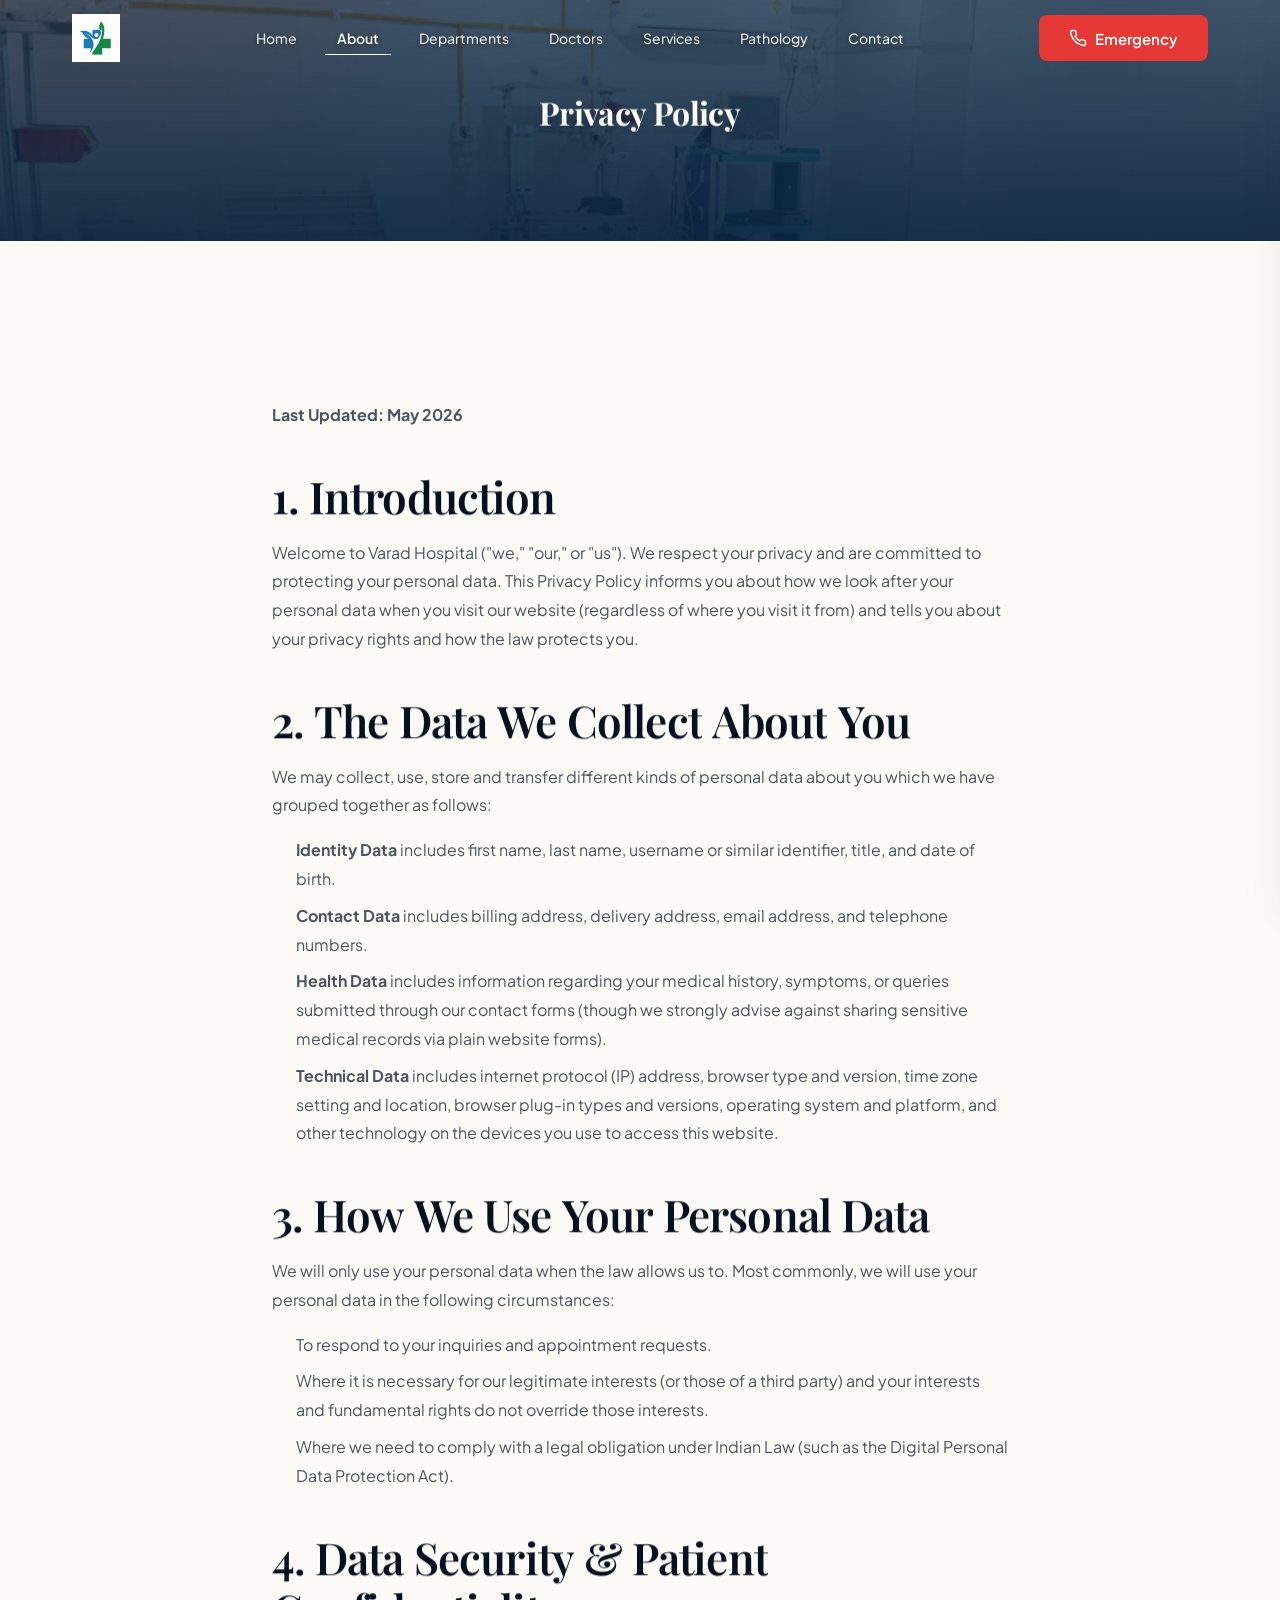
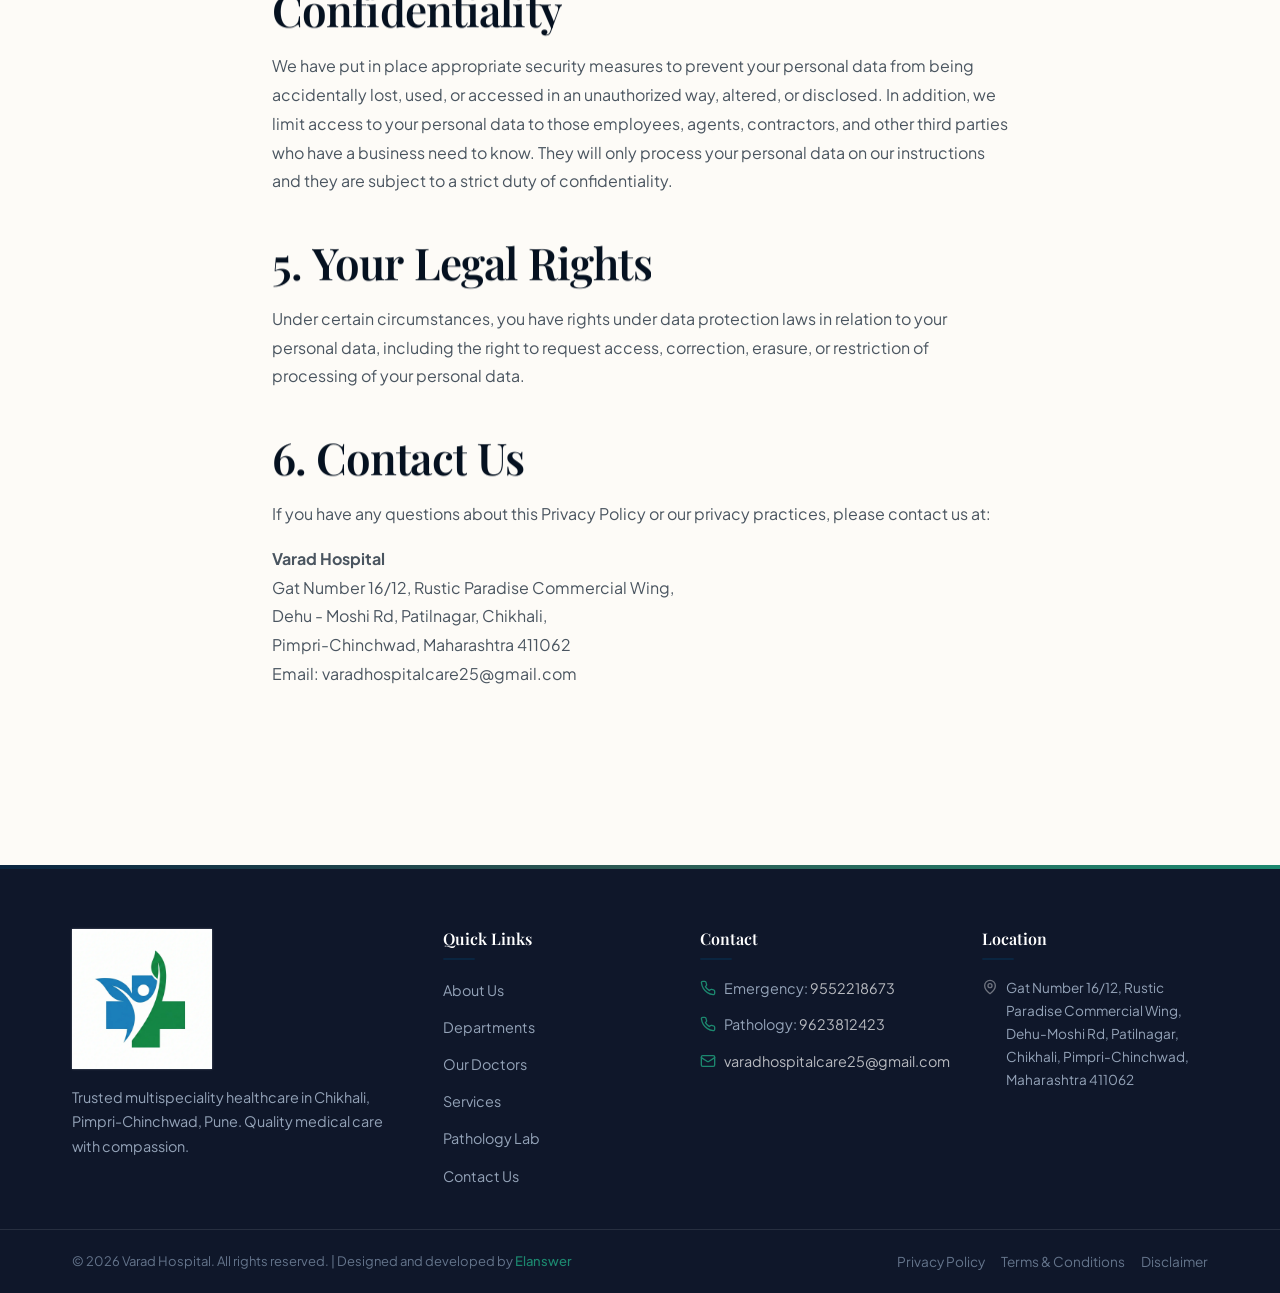
<file: privacy-policy.html>
<!DOCTYPE html>
<html lang="en">

<head>
  <meta charset="UTF-8">
  <meta name="viewport" content="width=device-width, initial-scale=1.0">
  <title>Privacy Policy | Varad Hospital</title>
  <meta name="description"
    content="Read the Privacy Policy of Varad Hospital. Learn how we collect, use, and protect your personal and health data in compliance with Indian data protection laws.">
  <meta name="keywords"
    content="Varad Hospital, hospital Chikhali, multispeciality hospital Pune, Pimpri-Chinchwad hospital, emergency care Pune, OPD IPD ICU Chikhali">
  <meta name="author" content="Varad Hospital">
  <meta name="robots" content="index, follow">

  <!-- Open Graph -->
  <meta property="og:title" content="Varad Hospital — Multispeciality Hospital in Chikhali, Pune">
  <meta property="og:description"
    content="Trusted multispeciality healthcare in Chikhali, Pimpri-Chinchwad, Pune. 24/7 emergency care, OPD, IPD, ICU, pathology lab & expert doctors.">
  <meta property="og:type" content="website">
  <meta property="og:locale" content="en_IN">

  <!-- Favicon Placeholder -->
  <link rel="icon" href="images/logo.webp" type="image/webp">

  <!-- Google Fonts: Poppins + Inter -->
  <link rel="preconnect" href="https://fonts.googleapis.com">
  <link rel="preconnect" href="https://fonts.gstatic.com" crossorigin>
  <link
    href="https://fonts.googleapis.com/css2?family=Playfair+Display:ital,wght@0,400..900;1,400..900&family=Plus+Jakarta+Sans:ital,wght@0,200..800;1,200..800"
    rel="stylesheet">

  <!-- Stylesheet -->
  <link rel="stylesheet" href="css/style.min.css">
  <link rel="canonical" href="https://www.varadhospitalcare.com/privacy-policy.html">
</head>

<body>

  <!-- Preloader -->
  <div id="preloader" aria-label="Page is loading">
    <video class="preloader-video" autoplay loop muted playsinline>
      <source src="videos/preloader.webm" type="video/webm">
    </video>
  </div>


  <!-- ============================================
       SKIP LINK — Accessibility
       ============================================ -->
  <a href="#main-content" class="skip-link">Skip to main content</a>

  <!-- ============================================
       HEADER
       ============================================ -->
  <header class="header" id="header">
    <div class="container header-inner">
      <!-- Logo -->
      <a href="index.html" class="logo" aria-label="Varad Hospital Home">
        <img src="images/logo.webp" alt="Varad Hospital Logo" width="160" height="48" loading="eager">
      </a>

      <!-- Desktop Navigation -->
      <nav class="nav" aria-label="Main navigation">
        <ul class="nav-links">
          <li><a href="index.html" class="nav-link">Home</a></li>
          <li><a href="about.html" class="nav-link active" aria-current="page">About</a></li>
          <li><a href="departments.html" class="nav-link">Departments</a></li>
          <li><a href="doctors.html" class="nav-link">Doctors</a></li>
          <li><a href="services.html" class="nav-link">Services</a></li>
          <li><a href="pathology.html" class="nav-link">Pathology</a></li>
          <li><a href="contact.html" class="nav-link">Contact</a></li>
        </ul>
      </nav>

      <!-- Emergency CTA -->
      <a href="tel:9552218673" class="btn btn-emergency header-cta">
        <svg xmlns="http://www.w3.org/2000/svg" width="18" height="18" viewBox="0 0 24 24" fill="none"
          stroke="currentColor" stroke-width="2" stroke-linecap="round" stroke-linejoin="round" aria-hidden="true">
          <path
            d="M22 16.92v3a2 2 0 0 1-2.18 2 19.79 19.79 0 0 1-8.63-3.07 19.5 19.5 0 0 1-6-6 19.79 19.79 0 0 1-3.07-8.67A2 2 0 0 1 4.11 2h3a2 2 0 0 1 2 1.72 12.84 12.84 0 0 0 .7 2.81 2 2 0 0 1-.45 2.11L8.09 9.91a16 16 0 0 0 6 6l1.27-1.27a2 2 0 0 1 2.11-.45 12.84 12.84 0 0 0 2.81.7A2 2 0 0 1 22 16.92z" />
        </svg>
        Emergency
      </a>

      <!-- Hamburger Toggle -->
      <button class="hamburger" id="hamburger" aria-label="Toggle menu" aria-expanded="false"
        aria-controls="mobile-nav">
        <span class="hamburger-bar"></span>
        <span class="hamburger-bar"></span>
        <span class="hamburger-bar"></span>
      </button>
    </div>
  </header>

  <!-- Mobile Nav Overlay -->
  <div class="mobile-nav-overlay" id="nav-overlay" aria-hidden="true"></div>

  <!-- Mobile Navigation Drawer -->
  <div class="mobile-nav" id="mobile-nav" role="dialog" aria-label="Mobile navigation" aria-hidden="true">
    <div class="mobile-nav-header">
      <a href="index.html" class="logo" aria-label="Varad Hospital Home">
        <img src="images/logo.webp" alt="Varad Hospital Logo" width="140" height="42">
      </a>
      <button class="mobile-nav-close" id="mobile-nav-close" aria-label="Close menu">
        <svg xmlns="http://www.w3.org/2000/svg" width="24" height="24" viewBox="0 0 24 24" fill="none"
          stroke="currentColor" stroke-width="2" stroke-linecap="round" stroke-linejoin="round" aria-hidden="true">
          <line x1="18" y1="6" x2="6" y2="18" />
          <line x1="6" y1="6" x2="18" y2="18" />
        </svg>
      </button>
    </div>
    <ul class="mobile-nav-links">
      <li><a href="index.html" class="mobile-nav-link">Home</a></li>
      <li><a href="about.html" class="mobile-nav-link active" aria-current="page">About</a></li>
      <li><a href="departments.html" class="mobile-nav-link">Departments</a></li>
      <li><a href="doctors.html" class="mobile-nav-link">Doctors</a></li>
      <li><a href="services.html" class="mobile-nav-link">Services</a></li>
      <li><a href="pathology.html" class="mobile-nav-link">Pathology</a></li>
      <li><a href="contact.html" class="mobile-nav-link">Contact</a></li>
    </ul>
    <div class="mobile-nav-contact">
      <a href="tel:9552218673" class="btn btn-emergency btn-block">
        <svg xmlns="http://www.w3.org/2000/svg" width="18" height="18" viewBox="0 0 24 24" fill="none"
          stroke="currentColor" stroke-width="2" stroke-linecap="round" stroke-linejoin="round" aria-hidden="true">
          <path
            d="M22 16.92v3a2 2 0 0 1-2.18 2 19.79 19.79 0 0 1-8.63-3.07 19.5 19.5 0 0 1-6-6 19.79 19.79 0 0 1-3.07-8.67A2 2 0 0 1 4.11 2h3a2 2 0 0 1 2 1.72 12.84 12.84 0 0 0 .7 2.81 2 2 0 0 1-.45 2.11L8.09 9.91a16 16 0 0 0 6 6l1.27-1.27a2 2 0 0 1 2.11-.45 12.84 12.84 0 0 0 2.81.7A2 2 0 0 1 22 16.92z" />
        </svg>
        Emergency: 9552218673
      </a>
      <a href="https://wa.me/919552218673" class="btn btn-whatsapp btn-block" target="_blank" rel="noopener noreferrer">
        <svg xmlns="http://www.w3.org/2000/svg" width="18" height="18" viewBox="0 0 24 24" fill="currentColor"
          aria-hidden="true">
          <path
            d="M17.472 14.382c-.297-.149-1.758-.867-2.03-.967-.273-.099-.471-.148-.67.15-.197.297-.767.966-.94 1.164-.173.199-.347.223-.644.075-.297-.15-1.255-.463-2.39-1.475-.883-.788-1.48-1.761-1.653-2.059-.173-.297-.018-.458.13-.606.134-.133.298-.347.446-.52.149-.174.198-.298.298-.497.099-.198.05-.371-.025-.52-.075-.149-.669-1.612-.916-2.207-.242-.579-.487-.5-.669-.51-.173-.008-.371-.01-.57-.01-.198 0-.52.074-.792.372-.272.297-1.04 1.016-1.04 2.479 0 1.462 1.065 2.875 1.213 3.074.149.198 2.096 3.2 5.077 4.487.709.306 1.262.489 1.694.625.712.227 1.36.195 1.871.118.571-.085 1.758-.719 2.006-1.413.248-.694.248-1.289.173-1.413-.074-.124-.272-.198-.57-.347m-5.421 7.403h-.004a9.87 9.87 0 0 1-5.031-1.378l-.361-.214-3.741.982.998-3.648-.235-.374a9.86 9.86 0 0 1-1.51-5.26c.001-5.45 4.436-9.884 9.888-9.884 2.64 0 5.122 1.03 6.988 2.898a9.825 9.825 0 0 1 2.893 6.994c-.003 5.45-4.437 9.884-9.885 9.884m8.413-18.297A11.815 11.815 0 0 0 12.05 0C5.495 0 .16 5.335.157 11.892c0 2.096.547 4.142 1.588 5.945L.057 24l6.305-1.654a11.882 11.882 0 0 0 5.683 1.448h.005c6.554 0 11.89-5.335 11.893-11.893a11.821 11.821 0 0 0-3.48-8.413z" />
        </svg>
        WhatsApp Us
      </a>
    </div>
  </div>

  <!-- ============================================
       MAIN CONTENT
       ============================================ -->
  <main id="main-content">
    <section class="inner-hero" style="min-height: 250px;">
      <div class="inner-hero__bg">
        <img src="images/OT.webp" alt="Privacy Policy" loading="eager">
      </div>
      <div class="container inner-hero__container">
        <div class="inner-hero__glass">
          <h1 class="inner-hero__title" style="font-size: 2rem !important; margin-bottom: 0;">Privacy Policy</h1>
        </div>
      </div>
    </section>

    <section class="section">
      <div class="container" style="max-width: 800px; margin: 0 auto; line-height: 1.8;">

        <div class="legal-content">
          <p><strong>Last Updated: May 2026</strong></p>

          <h2>1. Introduction</h2>
          <p>Welcome to Varad Hospital ("we," "our," or "us"). We respect your privacy and are committed to protecting
            your personal data. This Privacy Policy informs you about how we look after your personal data when you
            visit our website (regardless of where you visit it from) and tells you about your privacy rights and how
            the law protects you.</p>

          <h2>2. The Data We Collect About You</h2>
          <p>We may collect, use, store and transfer different kinds of personal data about you which we have grouped
            together as follows:</p>
          <ul>
            <li><strong>Identity Data</strong> includes first name, last name, username or similar identifier, title,
              and date of birth.</li>
            <li><strong>Contact Data</strong> includes billing address, delivery address, email address, and telephone
              numbers.</li>
            <li><strong>Health Data</strong> includes information regarding your medical history, symptoms, or queries
              submitted through our contact forms (though we strongly advise against sharing sensitive medical records
              via plain website forms).</li>
            <li><strong>Technical Data</strong> includes internet protocol (IP) address, browser type and version, time
              zone setting and location, browser plug-in types and versions, operating system and platform, and other
              technology on the devices you use to access this website.</li>
          </ul>

          <h2>3. How We Use Your Personal Data</h2>
          <p>We will only use your personal data when the law allows us to. Most commonly, we will use your personal
            data in the following circumstances:</p>
          <ul>
            <li>To respond to your inquiries and appointment requests.</li>
            <li>Where it is necessary for our legitimate interests (or those of a third party) and your interests and
              fundamental rights do not override those interests.</li>
            <li>Where we need to comply with a legal obligation under Indian Law (such as the Digital Personal Data
              Protection Act).</li>
          </ul>

          <h2>4. Data Security & Patient Confidentiality</h2>
          <p>We have put in place appropriate security measures to prevent your personal data from being accidentally
            lost, used, or accessed in an unauthorized way, altered, or disclosed. In addition, we limit access to your
            personal data to those employees, agents, contractors, and other third parties who have a business need to
            know. They will only process your personal data on our instructions and they are subject to a strict duty of
            confidentiality.</p>

          <h2>5. Your Legal Rights</h2>
          <p>Under certain circumstances, you have rights under data protection laws in relation to your personal data,
            including the right to request access, correction, erasure, or restriction of processing of your personal
            data.</p>

          <h2>6. Contact Us</h2>
          <p>If you have any questions about this Privacy Policy or our privacy practices, please contact us at:</p>
          <p>
            <strong>Varad Hospital</strong><br>
            Gat Number 16/12, Rustic Paradise Commercial Wing,<br>
            Dehu - Moshi Rd, Patilnagar, Chikhali,<br>
            Pimpri-Chinchwad, Maharashtra 411062<br>
            Email: varadhospitalcare25@gmail.com
          </p>
        </div>

      </div>
    </section>
  </main>

  <!-- ============================================
       FOOTER
       ============================================ -->
  <footer class="footer" role="contentinfo">
    <div class="container footer-grid">
      <!-- Column 1: Brand -->
      <div class="footer-col">
        <a href="index.html" aria-label="Varad Hospital Home">
          <img src="images/logo.webp" alt="Varad Hospital" class="footer-logo" width="140" height="42" loading="lazy">
        </a>
        <p class="footer-desc">Trusted multispeciality healthcare in Chikhali, Pimpri-Chinchwad, Pune. Quality medical
          care with compassion.</p>
      </div>

      <!-- Column 2: Quick Links -->
      <div class="footer-col">
        <h4 class="footer-heading">Quick Links</h4>
        <ul class="footer-links">
          <li><a href="about.html">About Us</a></li>
          <li><a href="departments.html">Departments</a></li>
          <li><a href="doctors.html">Our Doctors</a></li>
          <li><a href="services.html">Services</a></li>
          <li><a href="pathology.html">Pathology Lab</a></li>
          <li><a href="contact.html">Contact Us</a></li>
        </ul>
      </div>

      <!-- Column 3: Contact -->
      <div class="footer-col">
        <h4 class="footer-heading">Contact</h4>
        <ul class="footer-contact">
          <li>
            <svg xmlns="http://www.w3.org/2000/svg" width="16" height="16" viewBox="0 0 24 24" fill="none"
              stroke="currentColor" stroke-width="2" stroke-linecap="round" stroke-linejoin="round" aria-hidden="true">
              <path
                d="M22 16.92v3a2 2 0 0 1-2.18 2 19.79 19.79 0 0 1-8.63-3.07 19.5 19.5 0 0 1-6-6 19.79 19.79 0 0 1-3.07-8.67A2 2 0 0 1 4.11 2h3a2 2 0 0 1 2 1.72 12.84 12.84 0 0 0 .7 2.81 2 2 0 0 1-.45 2.11L8.09 9.91a16 16 0 0 0 6 6l1.27-1.27a2 2 0 0 1 2.11-.45 12.84 12.84 0 0 0 2.81.7A2 2 0 0 1 22 16.92z" />
            </svg>
            <span>Emergency: <a href="tel:9552218673">9552218673</a></span>
          </li>
          <li>
            <svg xmlns="http://www.w3.org/2000/svg" width="16" height="16" viewBox="0 0 24 24" fill="none"
              stroke="currentColor" stroke-width="2" stroke-linecap="round" stroke-linejoin="round" aria-hidden="true">
              <path
                d="M22 16.92v3a2 2 0 0 1-2.18 2 19.79 19.79 0 0 1-8.63-3.07 19.5 19.5 0 0 1-6-6 19.79 19.79 0 0 1-3.07-8.67A2 2 0 0 1 4.11 2h3a2 2 0 0 1 2 1.72 12.84 12.84 0 0 0 .7 2.81 2 2 0 0 1-.45 2.11L8.09 9.91a16 16 0 0 0 6 6l1.27-1.27a2 2 0 0 1 2.11-.45 12.84 12.84 0 0 0 2.81.7A2 2 0 0 1 22 16.92z" />
            </svg>
            <span>Pathology: <a href="tel:9623812423">9623812423</a></span>
          </li>
          <li>
            <svg xmlns="http://www.w3.org/2000/svg" width="16" height="16" viewBox="0 0 24 24" fill="none"
              stroke="currentColor" stroke-width="2" stroke-linecap="round" stroke-linejoin="round" aria-hidden="true">
              <rect width="20" height="16" x="2" y="4" rx="2" />
              <path d="m22 7-8.97 5.7a1.94 1.94 0 0 1-2.06 0L2 7" />
            </svg>
            <span><a href="mailto:varadhospitalcare25@gmail.com">varadhospitalcare25@gmail.com</a></span>
          </li>
        </ul>
      </div>

      <!-- Column 4: Location -->
      <div class="footer-col">
        <h4 class="footer-heading">Location</h4>
        <div class="footer-address">
          <svg xmlns="http://www.w3.org/2000/svg" width="16" height="16" viewBox="0 0 24 24" fill="none"
            stroke="currentColor" stroke-width="2" stroke-linecap="round" stroke-linejoin="round" aria-hidden="true">
            <path d="M20 10c0 6-8 12-8 12s-8-6-8-12a8 8 0 0 1 16 0Z" />
            <circle cx="12" cy="10" r="3" />
          </svg>
          <p>Gat Number 16/12, Rustic Paradise Commercial Wing, Dehu-Moshi Rd, Patilnagar, Chikhali, Pimpri-Chinchwad,
            Maharashtra 411062</p>
        </div>
      </div>
    </div>

    <!-- Footer Bottom -->
    <div class="footer-bottom">
      <div class="container"
        style="display: flex; justify-content: space-between; align-items: center; flex-wrap: wrap; gap: 16px;">
        <p style="margin:0;">&copy; <span class="footer-year">2026</span> Varad Hospital. All rights reserved. |
          Designed and developed by <a href="https://www.elanswer.com" target="_blank" rel="noopener noreferrer"
            style="color: var(--color-accent); text-decoration: none; font-weight: 500;">Elanswer</a></p>
        <div class="footer-legal" style="display: flex; gap: 16px; font-size: 0.85rem;">
          <a href="privacy-policy.html" style="color: #64748B; text-decoration: none;">Privacy Policy</a>
          <a href="terms-conditions.html" style="color: #64748B; text-decoration: none;">Terms & Conditions</a>
          <a href="disclaimer.html" style="color: #64748B; text-decoration: none;">Disclaimer</a>
        </div>
      </div>
    </div>
  </footer>

  <!-- ============================================
       FLOATING ACTION BUTTONS
       ============================================ -->
  <div class="fab-container" aria-label="Quick contact actions">
    <!-- WhatsApp FAB -->
    <a href="https://wa.me/919552218673" class="fab fab-whatsapp" target="_blank" rel="noopener noreferrer"
      aria-label="Chat on WhatsApp">
      <svg xmlns="http://www.w3.org/2000/svg" width="28" height="28" viewBox="0 0 24 24" fill="currentColor"
        aria-hidden="true">
        <path
          d="M17.472 14.382c-.297-.149-1.758-.867-2.03-.967-.273-.099-.471-.148-.67.15-.197.297-.767.966-.94 1.164-.173.199-.347.223-.644.075-.297-.15-1.255-.463-2.39-1.475-.883-.788-1.48-1.761-1.653-2.059-.173-.297-.018-.458.13-.606.134-.133.298-.347.446-.52.149-.174.198-.298.298-.497.099-.198.05-.371-.025-.52-.075-.149-.669-1.612-.916-2.207-.242-.579-.487-.5-.669-.51-.173-.008-.371-.01-.57-.01-.198 0-.52.074-.792.372-.272.297-1.04 1.016-1.04 2.479 0 1.462 1.065 2.875 1.213 3.074.149.198 2.096 3.2 5.077 4.487.709.306 1.262.489 1.694.625.712.227 1.36.195 1.871.118.571-.085 1.758-.719 2.006-1.413.248-.694.248-1.289.173-1.413-.074-.124-.272-.198-.57-.347m-5.421 7.403h-.004a9.87 9.87 0 0 1-5.031-1.378l-.361-.214-3.741.982.998-3.648-.235-.374a9.86 9.86 0 0 1-1.51-5.26c.001-5.45 4.436-9.884 9.888-9.884 2.64 0 5.122 1.03 6.988 2.898a9.825 9.825 0 0 1 2.893 6.994c-.003 5.45-4.437 9.884-9.885 9.884m8.413-18.297A11.815 11.815 0 0 0 12.05 0C5.495 0 .16 5.335.157 11.892c0 2.096.547 4.142 1.588 5.945L.057 24l6.305-1.654a11.882 11.882 0 0 0 5.683 1.448h.005c6.554 0 11.89-5.335 11.893-11.893a11.821 11.821 0 0 0-3.48-8.413z" />
      </svg>
    </a>

    <!-- Phone FAB -->
    <a href="tel:9552218673" class="fab fab-phone" aria-label="Call Varad Hospital Emergency">
      <svg xmlns="http://www.w3.org/2000/svg" width="26" height="26" viewBox="0 0 24 24" fill="none"
        stroke="currentColor" stroke-width="2" stroke-linecap="round" stroke-linejoin="round" aria-hidden="true">
        <path
          d="M22 16.92v3a2 2 0 0 1-2.18 2 19.79 19.79 0 0 1-8.63-3.07 19.5 19.5 0 0 1-6-6 19.79 19.79 0 0 1-3.07-8.67A2 2 0 0 1 4.11 2h3a2 2 0 0 1 2 1.72 12.84 12.84 0 0 0 .7 2.81 2 2 0 0 1-.45 2.11L8.09 9.91a16 16 0 0 0 6 6l1.27-1.27a2 2 0 0 1 2.11-.45 12.84 12.84 0 0 0 2.81.7A2 2 0 0 1 22 16.92z" />
      </svg>
    </a>
  </div>

  <!-- ============================================
       SCRIPTS
       ============================================ -->
  <script src="js/main.js" defer></script>



  <!-- Scroll to Top -->
  <button id="scroll-to-top" aria-label="Scroll back to top">
    <svg xmlns="http://www.w3.org/2000/svg" width="24" height="24" viewBox="0 0 24 24" fill="none" stroke="currentColor"
      stroke-width="2" stroke-linecap="round" stroke-linejoin="round">
      <path d="m18 15-6-6-6 6" />
    </svg>
  </button>


  <!-- Custom Cursor -->
  <div class="custom-cursor-dot" id="cursor-dot"></div>
  <div class="custom-cursor-aura" id="cursor-aura"></div>

  <!-- Cal element-click embed code begins -->
  <script type="text/javascript">
    (function (C, A, L) { let p = function (a, ar) { a.q.push(ar); }; let d = C.document; C.Cal = C.Cal || function () { let cal = C.Cal; let ar = arguments; if (!cal.loaded) { cal.ns = {}; cal.q = cal.q || []; d.head.appendChild(d.createElement("script")).src = A; cal.loaded = true; } if (ar[0] === L) { const api = function () { p(api, arguments); }; const namespace = ar[1]; api.q = api.q || []; if (typeof namespace === "string") { cal.ns[namespace] = cal.ns[namespace] || api; p(cal.ns[namespace], ar); p(cal, ["initNamespace", namespace]); } else p(cal, ar); return; } p(cal, ar); }; })(window, "https://app.cal.com/embed/embed.js", "init");
    Cal("init", "doctor-consultation", { origin: "https://app.cal.com" });
    Cal.config = Cal.config || {};
    Cal.config.forwardQueryParams = true;
    Cal.ns["doctor-consultation"]("ui", { "hideEventTypeDetails": true, "layout": "month_view" });
  </script>
  <!-- Cal element-click embed code ends -->

  <script src="js/title-animation.js"></script>
</body>

</html>
</file>
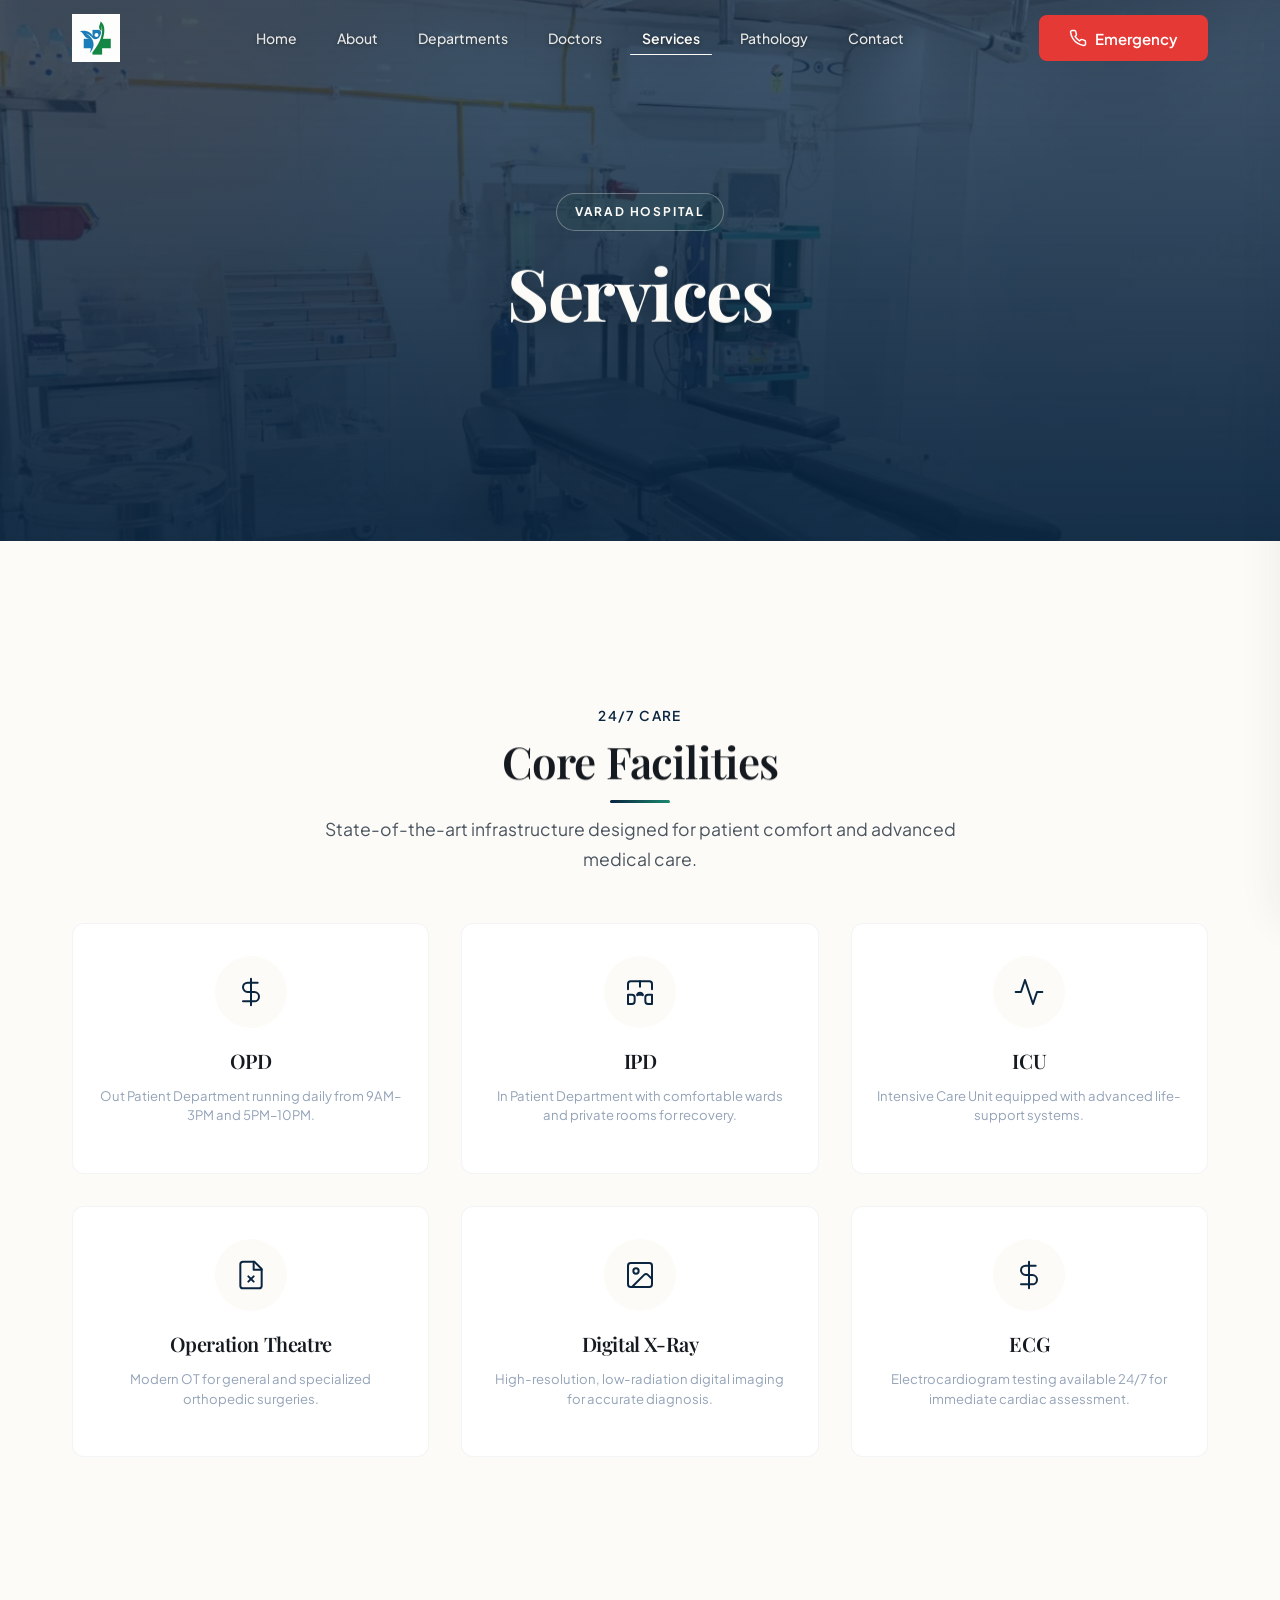
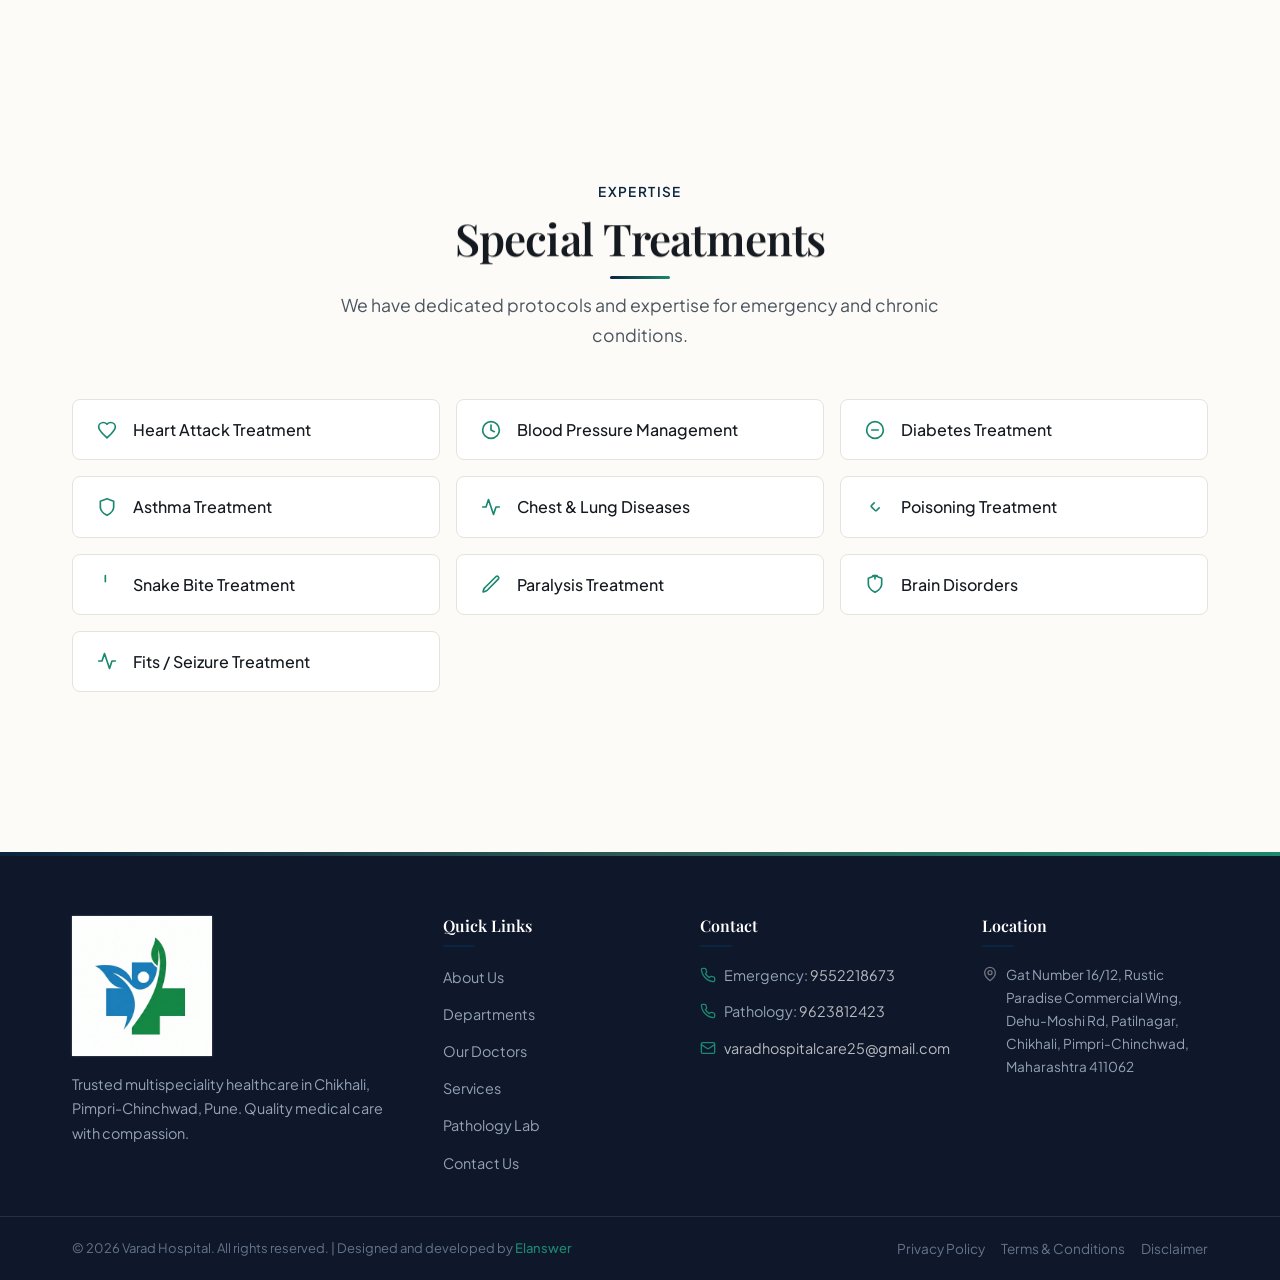
<file: services.html>
<!DOCTYPE html>
<html lang="en">

<head>
  <meta charset="UTF-8">
  <meta name="viewport" content="width=device-width, initial-scale=1.0">
  <title>Medical Services & Facilities | Varad Hospital</title>
  <meta name="description"
    content="Varad Hospital offers 24/7 emergency care, advanced ICU, OPD, IPD, and fully equipped operation theatres in Chikhali, Pimpri-Chinchwad.">
  <meta name="keywords"
    content="Varad Hospital, hospital Chikhali, multispeciality hospital Pune, Pimpri-Chinchwad hospital, emergency care Pune, OPD IPD ICU Chikhali">
  <meta name="author" content="Varad Hospital">
  <meta name="robots" content="index, follow">

  <!-- Open Graph -->
  <meta property="og:title" content="Medical Services & Facilities | Varad Hospital">
  <meta property="og:description"
    content="Varad Hospital offers 24/7 emergency care, advanced ICU, OPD, IPD, and fully equipped operation theatres in Chikhali, Pimpri-Chinchwad.">
  <meta property="og:type" content="website">
  <meta property="og:locale" content="en_IN">

  <!-- Favicon Placeholder -->
  <link rel="icon" href="images/logo.webp" type="image/webp">

  <!-- Google Fonts: Poppins + Inter -->
  <link rel="preconnect" href="https://fonts.googleapis.com">
  <link rel="preconnect" href="https://fonts.gstatic.com" crossorigin>
  <link
    href="https://fonts.googleapis.com/css2?family=Playfair+Display:ital,wght@0,400..900;1,400..900&family=Plus+Jakarta+Sans:ital,wght@0,200..800;1,200..800"
    rel="stylesheet">

  <!-- Stylesheet -->
  <link rel="stylesheet" href="css/style.min.css">
  <link rel="canonical" href="https://www.varadhospitalcare.com/services.html">
</head>

<body>

  <!-- Preloader -->
  <div id="preloader" aria-label="Page is loading">
    <video class="preloader-video" autoplay loop muted playsinline>
      <source src="videos/preloader.webm" type="video/webm">
    </video>
  </div>


  <!-- ============================================
       SKIP LINK — Accessibility
       ============================================ -->
  <a href="#main-content" class="skip-link">Skip to main content</a>

  <!-- ============================================
       HEADER
       ============================================ -->
  <header class="header" id="header">
    <div class="container header-inner">
      <!-- Logo -->
      <a href="index.html" class="logo" aria-label="Varad Hospital Home">
        <img src="images/logo.webp" alt="Varad Hospital Logo" width="160" height="48" loading="eager">
      </a>

      <!-- Desktop Navigation -->
      <nav class="nav" aria-label="Main navigation">
        <ul class="nav-links">
          <li><a href="index.html" class="nav-link">Home</a></li>
          <li><a href="about.html" class="nav-link">About</a></li>
          <li><a href="departments.html" class="nav-link">Departments</a></li>
          <li><a href="doctors.html" class="nav-link">Doctors</a></li>
          <li><a href="services.html" class="nav-link active" aria-current="page">Services</a></li>
          <li><a href="pathology.html" class="nav-link">Pathology</a></li>
          <li><a href="contact.html" class="nav-link">Contact</a></li>
        </ul>
      </nav>

      <!-- Emergency CTA -->
      <a href="tel:9552218673" class="btn btn-emergency header-cta">
        <svg xmlns="http://www.w3.org/2000/svg" width="18" height="18" viewBox="0 0 24 24" fill="none"
          stroke="currentColor" stroke-width="2" stroke-linecap="round" stroke-linejoin="round" aria-hidden="true">
          <path
            d="M22 16.92v3a2 2 0 0 1-2.18 2 19.79 19.79 0 0 1-8.63-3.07 19.5 19.5 0 0 1-6-6 19.79 19.79 0 0 1-3.07-8.67A2 2 0 0 1 4.11 2h3a2 2 0 0 1 2 1.72 12.84 12.84 0 0 0 .7 2.81 2 2 0 0 1-.45 2.11L8.09 9.91a16 16 0 0 0 6 6l1.27-1.27a2 2 0 0 1 2.11-.45 12.84 12.84 0 0 0 2.81.7A2 2 0 0 1 22 16.92z" />
        </svg>
        Emergency
      </a>

      <!-- Hamburger Toggle -->
      <button class="hamburger" id="hamburger" aria-label="Toggle menu" aria-expanded="false"
        aria-controls="mobile-nav">
        <span class="hamburger-bar"></span>
        <span class="hamburger-bar"></span>
        <span class="hamburger-bar"></span>
      </button>
    </div>
  </header>

  <!-- Mobile Nav Overlay -->
  <div class="mobile-nav-overlay" id="nav-overlay" aria-hidden="true"></div>

  <!-- Mobile Navigation Drawer -->
  <div class="mobile-nav" id="mobile-nav" role="dialog" aria-label="Mobile navigation" aria-hidden="true">
    <div class="mobile-nav-header">
      <a href="index.html" class="logo" aria-label="Varad Hospital Home">
        <img src="images/logo.webp" alt="Varad Hospital Logo" width="140" height="42">
      </a>
      <button class="mobile-nav-close" id="mobile-nav-close" aria-label="Close menu">
        <svg xmlns="http://www.w3.org/2000/svg" width="24" height="24" viewBox="0 0 24 24" fill="none"
          stroke="currentColor" stroke-width="2" stroke-linecap="round" stroke-linejoin="round" aria-hidden="true">
          <line x1="18" y1="6" x2="6" y2="18" />
          <line x1="6" y1="6" x2="18" y2="18" />
        </svg>
      </button>
    </div>
    <ul class="mobile-nav-links">
      <li><a href="index.html" class="mobile-nav-link">Home</a></li>
      <li><a href="about.html" class="mobile-nav-link">About</a></li>
      <li><a href="departments.html" class="mobile-nav-link">Departments</a></li>
      <li><a href="doctors.html" class="mobile-nav-link">Doctors</a></li>
      <li><a href="services.html" class="mobile-nav-link active" aria-current="page">Services</a></li>
      <li><a href="pathology.html" class="mobile-nav-link">Pathology</a></li>
      <li><a href="contact.html" class="mobile-nav-link">Contact</a></li>
    </ul>
    <div class="mobile-nav-contact">
      <a href="#" data-cal-link="varad-hospital-qlklm3/doctor-consultation" data-cal-namespace="doctor-consultation"
        data-cal-config='{"layout":"month_view","useSlotsViewOnSmallScreen":"true","theme":"auto"}'
        class="btn btn-primary btn-block" style="margin-bottom: 12px;">
        <svg xmlns="http://www.w3.org/2000/svg" width="18" height="18" viewBox="0 0 24 24" fill="none"
          stroke="currentColor" stroke-width="2" stroke-linecap="round" stroke-linejoin="round" aria-hidden="true">
          <rect x="3" y="4" width="18" height="18" rx="2" ry="2" />
          <line x1="16" y1="2" x2="16" y2="6" />
          <line x1="8" y1="2" x2="8" y2="6" />
          <line x1="3" y1="10" x2="21" y2="10" />
        </svg>
        Book Appointment
      </a>
      <a href="tel:9552218673" class="btn btn-emergency btn-block">
        <svg xmlns="http://www.w3.org/2000/svg" width="18" height="18" viewBox="0 0 24 24" fill="none"
          stroke="currentColor" stroke-width="2" stroke-linecap="round" stroke-linejoin="round" aria-hidden="true">
          <path
            d="M22 16.92v3a2 2 0 0 1-2.18 2 19.79 19.79 0 0 1-8.63-3.07 19.5 19.5 0 0 1-6-6 19.79 19.79 0 0 1-3.07-8.67A2 2 0 0 1 4.11 2h3a2 2 0 0 1 2 1.72 12.84 12.84 0 0 0 .7 2.81 2 2 0 0 1-.45 2.11L8.09 9.91a16 16 0 0 0 6 6l1.27-1.27a2 2 0 0 1 2.11-.45 12.84 12.84 0 0 0 2.81.7A2 2 0 0 1 22 16.92z" />
        </svg>
        Emergency: 9552218673
      </a>
      <a href="https://wa.me/919552218673" class="btn btn-whatsapp btn-block" target="_blank" rel="noopener noreferrer">
        <svg xmlns="http://www.w3.org/2000/svg" width="18" height="18" viewBox="0 0 24 24" fill="currentColor"
          aria-hidden="true">
          <path
            d="M17.472 14.382c-.297-.149-1.758-.867-2.03-.967-.273-.099-.471-.148-.67.15-.197.297-.767.966-.94 1.164-.173.199-.347.223-.644.075-.297-.15-1.255-.463-2.39-1.475-.883-.788-1.48-1.761-1.653-2.059-.173-.297-.018-.458.13-.606.134-.133.298-.347.446-.52.149-.174.198-.298.298-.497.099-.198.05-.371-.025-.52-.075-.149-.669-1.612-.916-2.207-.242-.579-.487-.5-.669-.51-.173-.008-.371-.01-.57-.01-.198 0-.52.074-.792.372-.272.297-1.04 1.016-1.04 2.479 0 1.462 1.065 2.875 1.213 3.074.149.198 2.096 3.2 5.077 4.487.709.306 1.262.489 1.694.625.712.227 1.36.195 1.871.118.571-.085 1.758-.719 2.006-1.413.248-.694.248-1.289.173-1.413-.074-.124-.272-.198-.57-.347m-5.421 7.403h-.004a9.87 9.87 0 0 1-5.031-1.378l-.361-.214-3.741.982.998-3.648-.235-.374a9.86 9.86 0 0 1-1.51-5.26c.001-5.45 4.436-9.884 9.888-9.884 2.64 0 5.122 1.03 6.988 2.898a9.825 9.825 0 0 1 2.893 6.994c-.003 5.45-4.437 9.884-9.885 9.884m8.413-18.297A11.815 11.815 0 0 0 12.05 0C5.495 0 .16 5.335.157 11.892c0 2.096.547 4.142 1.588 5.945L.057 24l6.305-1.654a11.882 11.882 0 0 0 5.683 1.448h.005c6.554 0 11.89-5.335 11.893-11.893a11.821 11.821 0 0 0-3.48-8.413z" />
        </svg>
        WhatsApp Us
      </a>
    </div>
  </div>

  <!-- ============================================
       MAIN CONTENT
       ============================================ -->
  <main id="main-content">
    <!-- ==========================================
         INNER PAGE HERO
         ========================================== -->
    <section class="inner-hero">
      <div class="inner-hero__bg">
        <img src="images/OT.webp" alt="Services" aria-hidden="true" loading="eager">
      </div>
      <div class="container inner-hero__container">
        <div class="inner-hero__glass">
          <span class="inner-hero__badge">Varad Hospital</span>
          <h1 class="inner-hero__title">Services</h1>
          <nav aria-label="Breadcrumb">
            <ol class="breadcrumb">
              <li><a href="index.html">Home</a></li>
              <li><span aria-current="page">Services</span></li>
            </ol>
          </nav>
        </div>
      </div>
    </section>

    <!-- ==========================================
         SERVICES & FACILITIES
         ========================================== -->
    <section class="section" aria-label="Hospital Facilities">
      <div class="container">
        <div class="section-header text-center">
          <span class="section-label">24/7 Care</span>
          <h2 class="section-title">Core Facilities</h2>
          <p class="section-subtitle">State-of-the-art infrastructure designed for patient comfort and advanced medical
            care.</p>
        </div>

        <div class="services-grid">
          <div class="service-card text-center">
            <div class="service-icon">
              <svg xmlns="http://www.w3.org/2000/svg" width="32" height="32" viewBox="0 0 24 24" fill="none"
                stroke="currentColor" stroke-width="1.5" stroke-linecap="round" stroke-linejoin="round">
                <path d="M12 2v20" />
                <path d="M17 5H9.5a3.5 3.5 0 0 0 0 7h5a3.5 3.5 0 0 1 0 7H6" />
              </svg>
            </div>
            <h3 class="service-title">OPD</h3>
            <p class="service-desc">Out Patient Department running daily from 9AM–3PM and 5PM–10PM.</p>
          </div>

          <div class="service-card text-center">
            <div class="service-icon">
              <svg xmlns="http://www.w3.org/2000/svg" width="32" height="32" viewBox="0 0 24 24" fill="none"
                stroke="currentColor" stroke-width="1.5" stroke-linecap="round" stroke-linejoin="round">
                <path d="M3 14h3a2 2 0 0 1 2 2v3a2 2 0 0 1-2 2H3v-7z" />
                <path d="M18 14h3v7h-3a2 2 0 0 1-2-2v-3a2 2 0 0 1 2-2z" />
                <path d="M14 14.5a2 2 0 0 0-4 0" />
                <path d="M10 14h4" />
                <path d="M3 10V6a2 2 0 0 1 2-2h14a2 2 0 0 1 2 2v4" />
                <path d="M12 4v4" />
              </svg>
            </div>
            <h3 class="service-title">IPD</h3>
            <p class="service-desc">In Patient Department with comfortable wards and private rooms for recovery.</p>
          </div>

          <div class="service-card text-center">
            <div class="service-icon">
              <svg xmlns="http://www.w3.org/2000/svg" width="32" height="32" viewBox="0 0 24 24" fill="none"
                stroke="currentColor" stroke-width="1.5" stroke-linecap="round" stroke-linejoin="round">
                <path d="M22 12h-4l-3 9L9 3l-3 9H2" />
              </svg>
            </div>
            <h3 class="service-title">ICU</h3>
            <p class="service-desc">Intensive Care Unit equipped with advanced life-support systems.</p>
          </div>

          <div class="service-card text-center">
            <div class="service-icon">
              <svg xmlns="http://www.w3.org/2000/svg" width="32" height="32" viewBox="0 0 24 24" fill="none"
                stroke="currentColor" stroke-width="1.5" stroke-linecap="round" stroke-linejoin="round">
                <path d="M14.5 2H6a2 2 0 0 0-2 2v16a2 2 0 0 0 2 2h12a2 2 0 0 0 2-2V7.5L14.5 2z" />
                <polyline points="14 2 14 8 20 8" />
                <path d="m10 13 4 4" />
                <path d="m14 13-4 4" />
              </svg>
            </div>
            <h3 class="service-title">Operation Theatre</h3>
            <p class="service-desc">Modern OT for general and specialized orthopedic surgeries.</p>
          </div>

          <div class="service-card text-center">
            <div class="service-icon">
              <svg xmlns="http://www.w3.org/2000/svg" width="32" height="32" viewBox="0 0 24 24" fill="none"
                stroke="currentColor" stroke-width="1.5" stroke-linecap="round" stroke-linejoin="round">
                <rect width="18" height="18" x="3" y="3" rx="2" ry="2" />
                <circle cx="9" cy="9" r="2" />
                <path d="m21 15-3.086-3.086a2 2 0 0 0-2.828 0L6 21" />
              </svg>
            </div>
            <h3 class="service-title">Digital X-Ray</h3>
            <p class="service-desc">High-resolution, low-radiation digital imaging for accurate diagnosis.</p>
          </div>

          <div class="service-card text-center">
            <div class="service-icon">
              <svg xmlns="http://www.w3.org/2000/svg" width="32" height="32" viewBox="0 0 24 24" fill="none"
                stroke="currentColor" stroke-width="1.5" stroke-linecap="round" stroke-linejoin="round">
                <path d="M12 2v20" />
                <path d="M17 5H9.5a3.5 3.5 0 0 0 0 7h5a3.5 3.5 0 0 1 0 7H6" />
              </svg>
            </div>
            <h3 class="service-title">ECG</h3>
            <p class="service-desc">Electrocardiogram testing available 24/7 for immediate cardiac assessment.</p>
          </div>
        </div>
      </div>
    </section>

    <!-- ==========================================
         SPECIAL TREATMENTS
         ========================================== -->
    <section class="section bg-light" aria-label="Special Treatments and Expertise">
      <div class="container">
        <div class="section-header text-center">
          <span class="section-label">Expertise</span>
          <h2 class="section-title">Special Treatments</h2>
          <p class="section-subtitle">We have dedicated protocols and expertise for emergency and chronic conditions.
          </p>
        </div>

        <div class="treatment-grid">
          <div class="treatment-item">
            <div class="treatment-icon"><svg xmlns="http://www.w3.org/2000/svg" width="20" height="20"
                viewBox="0 0 24 24" fill="none" stroke="currentColor" stroke-width="2" stroke-linecap="round"
                stroke-linejoin="round">
                <path
                  d="M12 21.35l-1.45-1.32C5.4 15.36 2 12.28 2 8.5 2 5.42 4.42 3 7.5 3c1.74 0 3.41.81 4.5 2.09C13.09 3.81 14.76 3 16.5 3 19.58 3 22 5.42 22 8.5c0 3.78-3.4 6.86-8.55 11.54L12 21.35z" />
              </svg></div>
            <span>Heart Attack Treatment</span>
          </div>
          <div class="treatment-item">
            <div class="treatment-icon"><svg xmlns="http://www.w3.org/2000/svg" width="20" height="20"
                viewBox="0 0 24 24" fill="none" stroke="currentColor" stroke-width="2" stroke-linecap="round"
                stroke-linejoin="round">
                <path d="M12 22a10 10 0 1 0 0-20 10 10 0 0 0 0 20z" />
                <path d="M12 6v6l4 2" />
              </svg></div>
            <span>Blood Pressure Management</span>
          </div>
          <div class="treatment-item">
            <div class="treatment-icon"><svg xmlns="http://www.w3.org/2000/svg" width="20" height="20"
                viewBox="0 0 24 24" fill="none" stroke="currentColor" stroke-width="2" stroke-linecap="round"
                stroke-linejoin="round">
                <circle cx="12" cy="12" r="10" />
                <path d="M8 12h8" />
              </svg></div>
            <span>Diabetes Treatment</span>
          </div>
          <div class="treatment-item">
            <div class="treatment-icon"><svg xmlns="http://www.w3.org/2000/svg" width="20" height="20"
                viewBox="0 0 24 24" fill="none" stroke="currentColor" stroke-width="2" stroke-linecap="round"
                stroke-linejoin="round">
                <path d="M12 22s8-4 8-10V5l-8-3-8 3v7c0 6 8 10 8 10z" />
              </svg></div>
            <span>Asthma Treatment</span>
          </div>
          <div class="treatment-item">
            <div class="treatment-icon"><svg xmlns="http://www.w3.org/2000/svg" width="20" height="20"
                viewBox="0 0 24 24" fill="none" stroke="currentColor" stroke-width="2" stroke-linecap="round"
                stroke-linejoin="round">
                <path d="M22 12h-4l-3 9L9 3l-3 9H2" />
              </svg></div>
            <span>Chest & Lung Diseases</span>
          </div>
          <div class="treatment-item">
            <div class="treatment-icon"><svg xmlns="http://www.w3.org/2000/svg" width="20" height="20"
                viewBox="0 0 24 24" fill="none" stroke="currentColor" stroke-width="2" stroke-linecap="round"
                stroke-linejoin="round">
                <path d="m11 7-3.2 3.2a1.1 1.1 0 0 0 0 1.6l4.4 4.4a1.1 1.1 0 0 0 1.6 0L17 13" />
              </svg></div>
            <span>Poisoning Treatment</span>
          </div>
          <div class="treatment-item">
            <div class="treatment-icon"><svg xmlns="http://www.w3.org/2000/svg" width="20" height="20"
                viewBox="0 0 24 24" fill="none" stroke="currentColor" stroke-width="2" stroke-linecap="round"
                stroke-linejoin="round">
                <path d="M10 2v7.31" />
              </svg></div>
            <span>Snake Bite Treatment</span>
          </div>
          <div class="treatment-item">
            <div class="treatment-icon"><svg xmlns="http://www.w3.org/2000/svg" width="20" height="20"
                viewBox="0 0 24 24" fill="none" stroke="currentColor" stroke-width="2" stroke-linecap="round"
                stroke-linejoin="round">
                <path d="M4.5 16.5c-1.5 1.26-2 5-2 5s3.74-.5 5-2L21 5.9a2.1 2.1 0 0 0-2.9-2.9L4.5 16.5z" />
              </svg></div>
            <span>Paralysis Treatment</span>
          </div>
          <div class="treatment-item">
            <div class="treatment-icon"><svg xmlns="http://www.w3.org/2000/svg" width="20" height="20"
                viewBox="0 0 24 24" fill="none" stroke="currentColor" stroke-width="2" stroke-linecap="round"
                stroke-linejoin="round">
                <path d="M9.5 2h5" />
                <path d="M12 2v4" />
                <path d="M12 22s8-4 8-10V5l-8-3-8 3v7c0 6 8 10 8 10z" />
              </svg></div>
            <span>Brain Disorders</span>
          </div>
          <div class="treatment-item">
            <div class="treatment-icon"><svg xmlns="http://www.w3.org/2000/svg" width="20" height="20"
                viewBox="0 0 24 24" fill="none" stroke="currentColor" stroke-width="2" stroke-linecap="round"
                stroke-linejoin="round">
                <path d="M22 12h-4l-3 9L9 3l-3 9H2" />
              </svg></div>
            <span>Fits / Seizure Treatment</span>
          </div>
        </div>
      </div>
    </section>
  </main>

  <!-- ============================================
       FOOTER
       ============================================ -->
  <footer class="footer" role="contentinfo">
    <div class="container footer-grid">
      <!-- Column 1: Brand -->
      <div class="footer-col">
        <a href="index.html" aria-label="Varad Hospital Home">
          <img src="images/logo.webp" alt="Varad Hospital" class="footer-logo" width="140" height="42" loading="lazy">
        </a>
        <p class="footer-desc">Trusted multispeciality healthcare in Chikhali, Pimpri-Chinchwad, Pune. Quality medical
          care with compassion.</p>
      </div>

      <!-- Column 2: Quick Links -->
      <div class="footer-col">
        <h4 class="footer-heading">Quick Links</h4>
        <ul class="footer-links">
          <li><a href="about.html">About Us</a></li>
          <li><a href="departments.html">Departments</a></li>
          <li><a href="doctors.html">Our Doctors</a></li>
          <li><a href="services.html">Services</a></li>
          <li><a href="pathology.html">Pathology Lab</a></li>
          <li><a href="contact.html">Contact Us</a></li>
        </ul>
      </div>

      <!-- Column 3: Contact -->
      <div class="footer-col">
        <h4 class="footer-heading">Contact</h4>
        <ul class="footer-contact">
          <li>
            <svg xmlns="http://www.w3.org/2000/svg" width="16" height="16" viewBox="0 0 24 24" fill="none"
              stroke="currentColor" stroke-width="2" stroke-linecap="round" stroke-linejoin="round" aria-hidden="true">
              <path
                d="M22 16.92v3a2 2 0 0 1-2.18 2 19.79 19.79 0 0 1-8.63-3.07 19.5 19.5 0 0 1-6-6 19.79 19.79 0 0 1-3.07-8.67A2 2 0 0 1 4.11 2h3a2 2 0 0 1 2 1.72 12.84 12.84 0 0 0 .7 2.81 2 2 0 0 1-.45 2.11L8.09 9.91a16 16 0 0 0 6 6l1.27-1.27a2 2 0 0 1 2.11-.45 12.84 12.84 0 0 0 2.81.7A2 2 0 0 1 22 16.92z" />
            </svg>
            <span>Emergency: <a href="tel:9552218673">9552218673</a></span>
          </li>
          <li>
            <svg xmlns="http://www.w3.org/2000/svg" width="16" height="16" viewBox="0 0 24 24" fill="none"
              stroke="currentColor" stroke-width="2" stroke-linecap="round" stroke-linejoin="round" aria-hidden="true">
              <path
                d="M22 16.92v3a2 2 0 0 1-2.18 2 19.79 19.79 0 0 1-8.63-3.07 19.5 19.5 0 0 1-6-6 19.79 19.79 0 0 1-3.07-8.67A2 2 0 0 1 4.11 2h3a2 2 0 0 1 2 1.72 12.84 12.84 0 0 0 .7 2.81 2 2 0 0 1-.45 2.11L8.09 9.91a16 16 0 0 0 6 6l1.27-1.27a2 2 0 0 1 2.11-.45 12.84 12.84 0 0 0 2.81.7A2 2 0 0 1 22 16.92z" />
            </svg>
            <span>Pathology: <a href="tel:9623812423">9623812423</a></span>
          </li>
          <li>
            <svg xmlns="http://www.w3.org/2000/svg" width="16" height="16" viewBox="0 0 24 24" fill="none"
              stroke="currentColor" stroke-width="2" stroke-linecap="round" stroke-linejoin="round" aria-hidden="true">
              <rect width="20" height="16" x="2" y="4" rx="2" />
              <path d="m22 7-8.97 5.7a1.94 1.94 0 0 1-2.06 0L2 7" />
            </svg>
            <span><a href="mailto:varadhospitalcare25@gmail.com">varadhospitalcare25@gmail.com</a></span>
          </li>
        </ul>
      </div>

      <!-- Column 4: Location -->
      <div class="footer-col">
        <h4 class="footer-heading">Location</h4>
        <div class="footer-address">
          <svg xmlns="http://www.w3.org/2000/svg" width="16" height="16" viewBox="0 0 24 24" fill="none"
            stroke="currentColor" stroke-width="2" stroke-linecap="round" stroke-linejoin="round" aria-hidden="true">
            <path d="M20 10c0 6-8 12-8 12s-8-6-8-12a8 8 0 0 1 16 0Z" />
            <circle cx="12" cy="10" r="3" />
          </svg>
          <p>Gat Number 16/12, Rustic Paradise Commercial Wing, Dehu-Moshi Rd, Patilnagar, Chikhali, Pimpri-Chinchwad,
            Maharashtra 411062</p>
        </div>
      </div>
    </div>

    <!-- Footer Bottom -->
    <div class="footer-bottom">
      <div class="container"
        style="display: flex; justify-content: space-between; align-items: center; flex-wrap: wrap; gap: 16px;">
        <p style="margin:0;">&copy; <span class="footer-year">2026</span> Varad Hospital. All rights reserved. |
          Designed and developed by <a href="https://www.elanswer.com" target="_blank" rel="noopener noreferrer"
            style="color: var(--color-accent); text-decoration: none; font-weight: 500;">Elanswer</a></p>
        <div class="footer-legal" style="display: flex; gap: 16px; font-size: 0.85rem;">
          <a href="privacy-policy.html" style="color: #64748B; text-decoration: none;">Privacy Policy</a>
          <a href="terms-conditions.html" style="color: #64748B; text-decoration: none;">Terms & Conditions</a>
          <a href="disclaimer.html" style="color: #64748B; text-decoration: none;">Disclaimer</a>
        </div>
      </div>
    </div>
  </footer>

  <!-- ============================================
       FLOATING ACTION BUTTONS
       ============================================ -->
  <div class="fab-container" aria-label="Quick contact actions">
    <!-- WhatsApp FAB -->
    <a href="https://wa.me/919552218673" class="fab fab-whatsapp" target="_blank" rel="noopener noreferrer"
      aria-label="Chat on WhatsApp">
      <svg xmlns="http://www.w3.org/2000/svg" width="28" height="28" viewBox="0 0 24 24" fill="currentColor"
        aria-hidden="true">
        <path
          d="M17.472 14.382c-.297-.149-1.758-.867-2.03-.967-.273-.099-.471-.148-.67.15-.197.297-.767.966-.94 1.164-.173.199-.347.223-.644.075-.297-.15-1.255-.463-2.39-1.475-.883-.788-1.48-1.761-1.653-2.059-.173-.297-.018-.458.13-.606.134-.133.298-.347.446-.52.149-.174.198-.298.298-.497.099-.198.05-.371-.025-.52-.075-.149-.669-1.612-.916-2.207-.242-.579-.487-.5-.669-.51-.173-.008-.371-.01-.57-.01-.198 0-.52.074-.792.372-.272.297-1.04 1.016-1.04 2.479 0 1.462 1.065 2.875 1.213 3.074.149.198 2.096 3.2 5.077 4.487.709.306 1.262.489 1.694.625.712.227 1.36.195 1.871.118.571-.085 1.758-.719 2.006-1.413.248-.694.248-1.289.173-1.413-.074-.124-.272-.198-.57-.347m-5.421 7.403h-.004a9.87 9.87 0 0 1-5.031-1.378l-.361-.214-3.741.982.998-3.648-.235-.374a9.86 9.86 0 0 1-1.51-5.26c.001-5.45 4.436-9.884 9.888-9.884 2.64 0 5.122 1.03 6.988 2.898a9.825 9.825 0 0 1 2.893 6.994c-.003 5.45-4.437 9.884-9.885 9.884m8.413-18.297A11.815 11.815 0 0 0 12.05 0C5.495 0 .16 5.335.157 11.892c0 2.096.547 4.142 1.588 5.945L.057 24l6.305-1.654a11.882 11.882 0 0 0 5.683 1.448h.005c6.554 0 11.89-5.335 11.893-11.893a11.821 11.821 0 0 0-3.48-8.413z" />
      </svg>
    </a>

    <!-- Phone FAB -->
    <a href="tel:9552218673" class="fab fab-phone" aria-label="Call Varad Hospital Emergency">
      <svg xmlns="http://www.w3.org/2000/svg" width="26" height="26" viewBox="0 0 24 24" fill="none"
        stroke="currentColor" stroke-width="2" stroke-linecap="round" stroke-linejoin="round" aria-hidden="true">
        <path
          d="M22 16.92v3a2 2 0 0 1-2.18 2 19.79 19.79 0 0 1-8.63-3.07 19.5 19.5 0 0 1-6-6 19.79 19.79 0 0 1-3.07-8.67A2 2 0 0 1 4.11 2h3a2 2 0 0 1 2 1.72 12.84 12.84 0 0 0 .7 2.81 2 2 0 0 1-.45 2.11L8.09 9.91a16 16 0 0 0 6 6l1.27-1.27a2 2 0 0 1 2.11-.45 12.84 12.84 0 0 0 2.81.7A2 2 0 0 1 22 16.92z" />
      </svg>
    </a>
  </div>

  <!-- ============================================
       SCRIPTS
       ============================================ -->
  <script src="js/main.js" defer></script>



  <!-- Scroll to Top -->
  <button id="scroll-to-top" aria-label="Scroll back to top">
    <svg xmlns="http://www.w3.org/2000/svg" width="24" height="24" viewBox="0 0 24 24" fill="none" stroke="currentColor"
      stroke-width="2" stroke-linecap="round" stroke-linejoin="round">
      <path d="m18 15-6-6-6 6" />
    </svg>
  </button>


  <!-- Custom Cursor -->
  <div class="custom-cursor-dot" id="cursor-dot"></div>
  <div class="custom-cursor-aura" id="cursor-aura"></div>

  <!-- Cal element-click embed code begins -->
  <script type="text/javascript">
    (function (C, A, L) { let p = function (a, ar) { a.q.push(ar); }; let d = C.document; C.Cal = C.Cal || function () { let cal = C.Cal; let ar = arguments; if (!cal.loaded) { cal.ns = {}; cal.q = cal.q || []; d.head.appendChild(d.createElement("script")).src = A; cal.loaded = true; } if (ar[0] === L) { const api = function () { p(api, arguments); }; const namespace = ar[1]; api.q = api.q || []; if (typeof namespace === "string") { cal.ns[namespace] = cal.ns[namespace] || api; p(cal.ns[namespace], ar); p(cal, ["initNamespace", namespace]); } else p(cal, ar); return; } p(cal, ar); }; })(window, "https://app.cal.com/embed/embed.js", "init");
    Cal("init", "doctor-consultation", { origin: "https://app.cal.com" });
    Cal.config = Cal.config || {};
    Cal.config.forwardQueryParams = true;
    Cal.ns["doctor-consultation"]("ui", { "hideEventTypeDetails": true, "layout": "month_view" });
  </script>
  <!-- Cal element-click embed code ends -->

  <script src="js/title-animation.js"></script>

  <!-- Mobile Sticky Book Button -->
  <div class="mobile-sticky-book">
    <a href="#" data-cal-link="varad-hospital-qlklm3/doctor-consultation" data-cal-namespace="doctor-consultation"
      data-cal-config='{"layout":"month_view","useSlotsViewOnSmallScreen":"true","theme":"auto"}'
      class="btn btn-primary btn-block">
      <svg xmlns="http://www.w3.org/2000/svg" width="18" height="18" viewBox="0 0 24 24" fill="none"
        stroke="currentColor" stroke-width="2" stroke-linecap="round" stroke-linejoin="round" aria-hidden="true">
        <rect x="3" y="4" width="18" height="18" rx="2" ry="2" />
        <line x1="16" y1="2" x2="16" y2="6" />
        <line x1="8" y1="2" x2="8" y2="6" />
        <line x1="3" y1="10" x2="21" y2="10" />
      </svg>
      Book Appointment
    </a>
  </div>

</body>

</html>
</file>
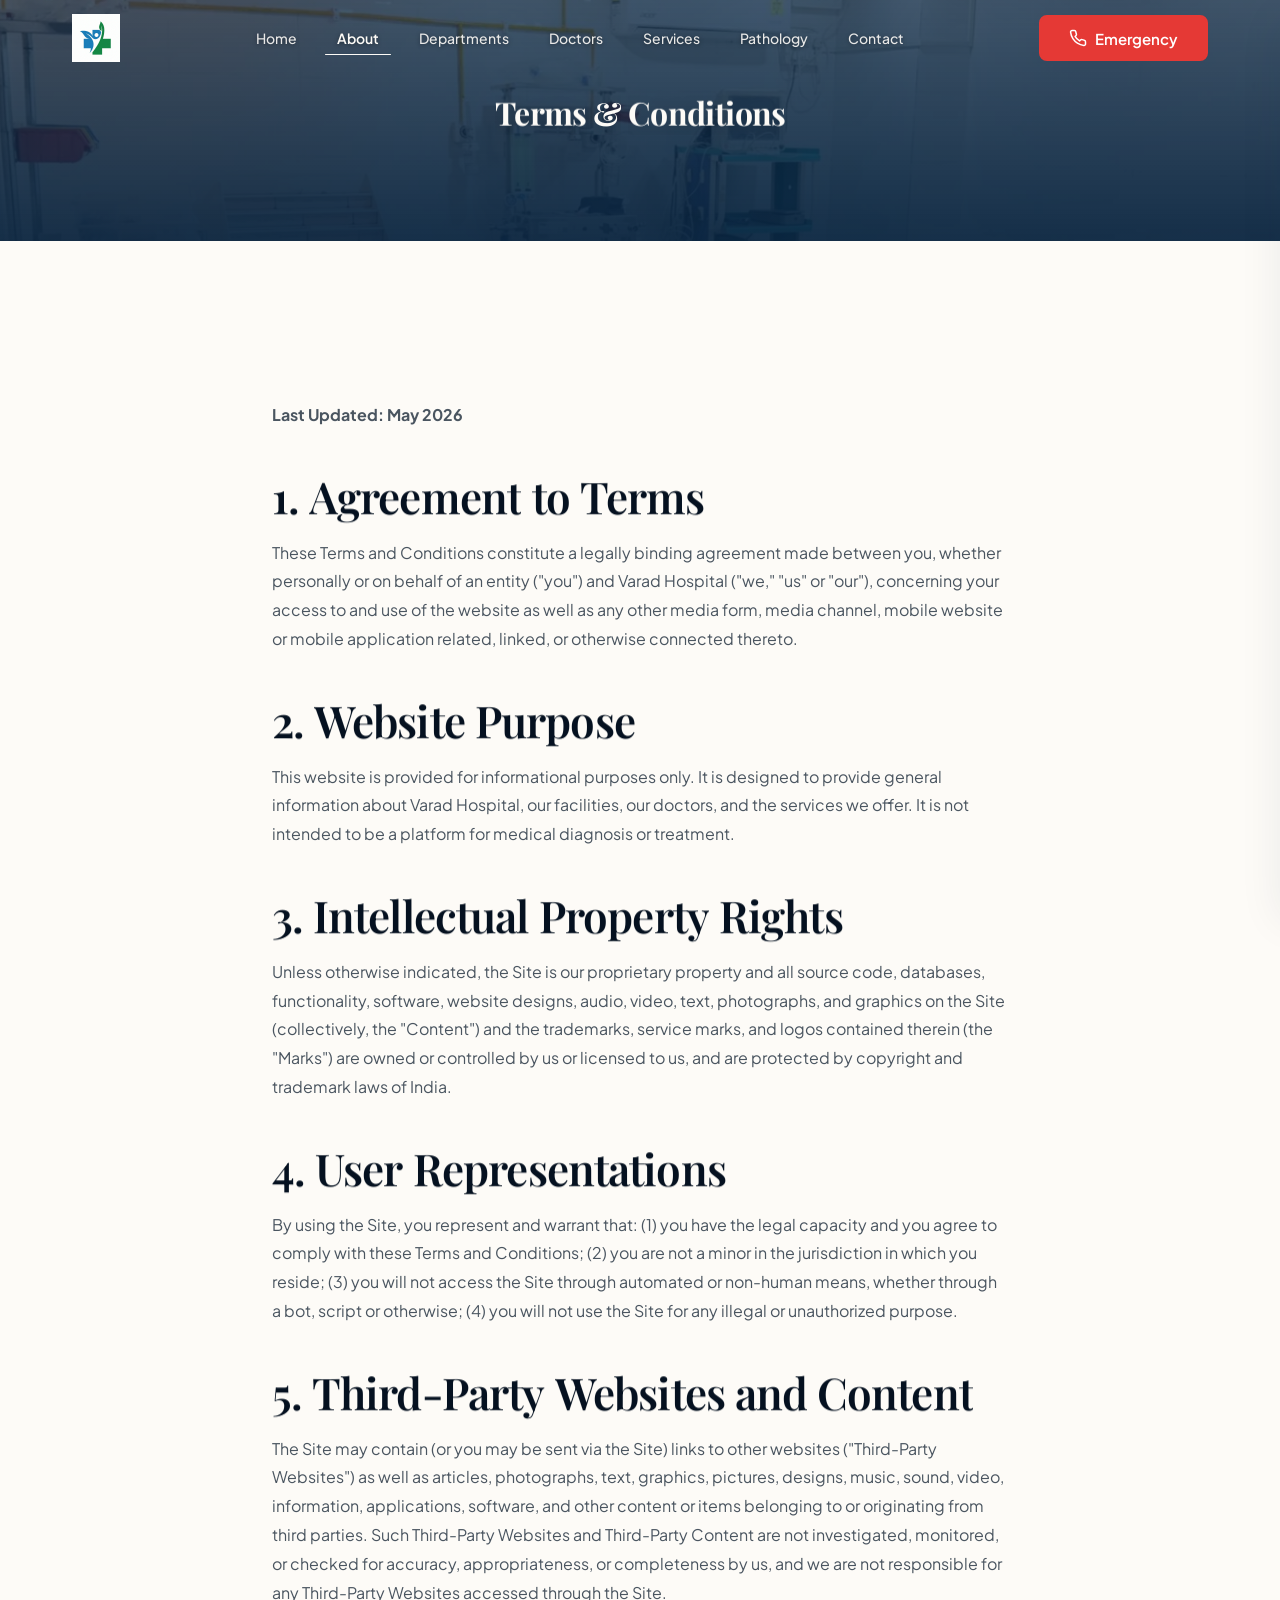
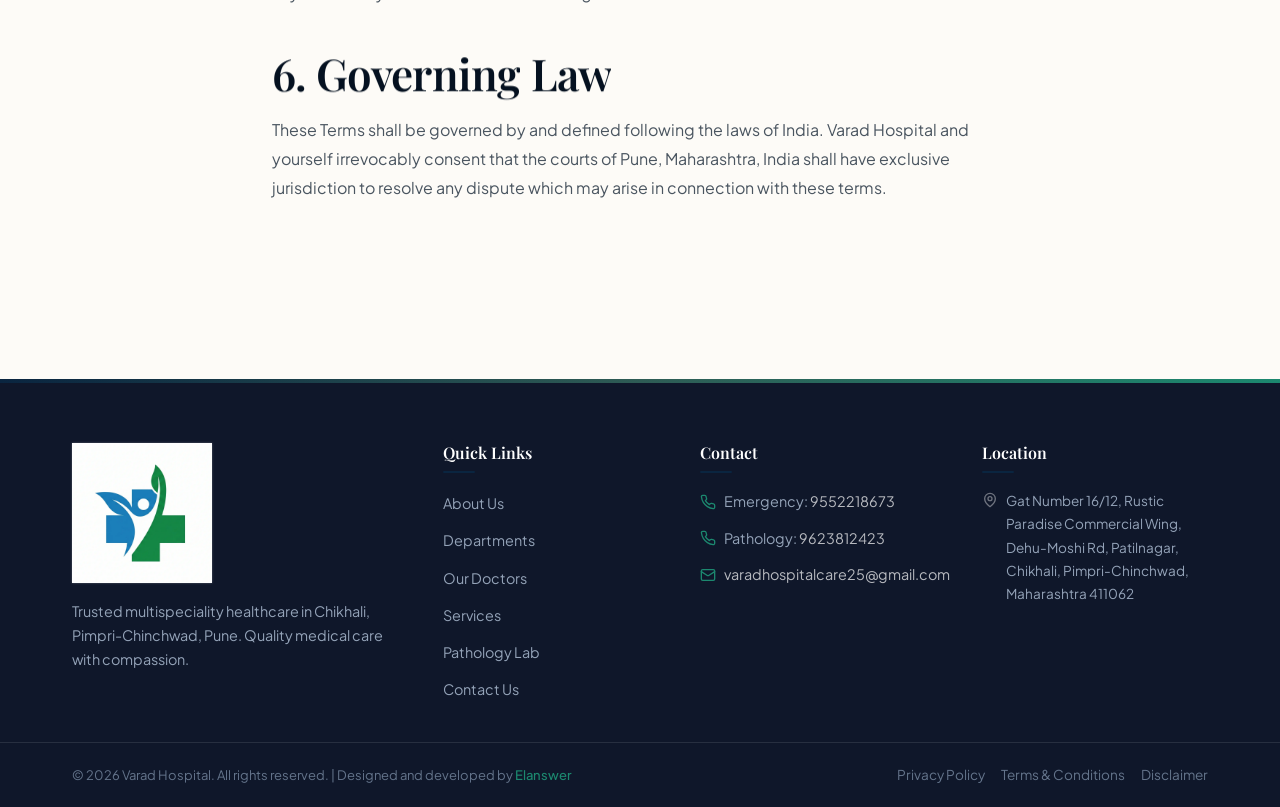
<file: terms-conditions.html>
<!DOCTYPE html>
<html lang="en">

<head>
  <meta charset="UTF-8">
  <meta name="viewport" content="width=device-width, initial-scale=1.0">
  <title>Terms & Conditions | Varad Hospital</title>
  <meta name="description"
    content="Review the Terms and Conditions for using the Varad Hospital website. Understand your rights, our intellectual property, and governing laws in Pune, Maharashtra.">
  <meta name="keywords"
    content="Varad Hospital, hospital Chikhali, multispeciality hospital Pune, Pimpri-Chinchwad hospital, emergency care Pune, OPD IPD ICU Chikhali">
  <meta name="author" content="Varad Hospital">
  <meta name="robots" content="index, follow">

  <!-- Open Graph -->
  <meta property="og:title" content="Varad Hospital — Multispeciality Hospital in Chikhali, Pune">
  <meta property="og:description"
    content="Trusted multispeciality healthcare in Chikhali, Pimpri-Chinchwad, Pune. 24/7 emergency care, OPD, IPD, ICU, pathology lab & expert doctors.">
  <meta property="og:type" content="website">
  <meta property="og:locale" content="en_IN">

  <!-- Favicon Placeholder -->
  <link rel="icon" href="images/logo.webp" type="image/webp">

  <!-- Google Fonts: Poppins + Inter -->
  <link rel="preconnect" href="https://fonts.googleapis.com">
  <link rel="preconnect" href="https://fonts.gstatic.com" crossorigin>
  <link
    href="https://fonts.googleapis.com/css2?family=Playfair+Display:ital,wght@0,400..900;1,400..900&family=Plus+Jakarta+Sans:ital,wght@0,200..800;1,200..800"
    rel="stylesheet">

  <!-- Stylesheet -->
  <link rel="stylesheet" href="css/style.min.css">
  <link rel="canonical" href="https://www.varadhospitalcare.com/terms-conditions.html">
</head>

<body>

  <!-- Preloader -->
  <div id="preloader" aria-label="Page is loading">
    <video class="preloader-video" autoplay loop muted playsinline>
      <source src="videos/preloader.webm" type="video/webm">
    </video>
  </div>


  <!-- ============================================
       SKIP LINK — Accessibility
       ============================================ -->
  <a href="#main-content" class="skip-link">Skip to main content</a>

  <!-- ============================================
       HEADER
       ============================================ -->
  <header class="header" id="header">
    <div class="container header-inner">
      <!-- Logo -->
      <a href="index.html" class="logo" aria-label="Varad Hospital Home">
        <img src="images/logo.webp" alt="Varad Hospital Logo" width="160" height="48" loading="eager">
      </a>

      <!-- Desktop Navigation -->
      <nav class="nav" aria-label="Main navigation">
        <ul class="nav-links">
          <li><a href="index.html" class="nav-link">Home</a></li>
          <li><a href="about.html" class="nav-link active" aria-current="page">About</a></li>
          <li><a href="departments.html" class="nav-link">Departments</a></li>
          <li><a href="doctors.html" class="nav-link">Doctors</a></li>
          <li><a href="services.html" class="nav-link">Services</a></li>
          <li><a href="pathology.html" class="nav-link">Pathology</a></li>
          <li><a href="contact.html" class="nav-link">Contact</a></li>
        </ul>
      </nav>

      <!-- Emergency CTA -->
      <a href="tel:9552218673" class="btn btn-emergency header-cta">
        <svg xmlns="http://www.w3.org/2000/svg" width="18" height="18" viewBox="0 0 24 24" fill="none"
          stroke="currentColor" stroke-width="2" stroke-linecap="round" stroke-linejoin="round" aria-hidden="true">
          <path
            d="M22 16.92v3a2 2 0 0 1-2.18 2 19.79 19.79 0 0 1-8.63-3.07 19.5 19.5 0 0 1-6-6 19.79 19.79 0 0 1-3.07-8.67A2 2 0 0 1 4.11 2h3a2 2 0 0 1 2 1.72 12.84 12.84 0 0 0 .7 2.81 2 2 0 0 1-.45 2.11L8.09 9.91a16 16 0 0 0 6 6l1.27-1.27a2 2 0 0 1 2.11-.45 12.84 12.84 0 0 0 2.81.7A2 2 0 0 1 22 16.92z" />
        </svg>
        Emergency
      </a>

      <!-- Hamburger Toggle -->
      <button class="hamburger" id="hamburger" aria-label="Toggle menu" aria-expanded="false"
        aria-controls="mobile-nav">
        <span class="hamburger-bar"></span>
        <span class="hamburger-bar"></span>
        <span class="hamburger-bar"></span>
      </button>
    </div>
  </header>

  <!-- Mobile Nav Overlay -->
  <div class="mobile-nav-overlay" id="nav-overlay" aria-hidden="true"></div>

  <!-- Mobile Navigation Drawer -->
  <div class="mobile-nav" id="mobile-nav" role="dialog" aria-label="Mobile navigation" aria-hidden="true">
    <div class="mobile-nav-header">
      <a href="index.html" class="logo" aria-label="Varad Hospital Home">
        <img src="images/logo.webp" alt="Varad Hospital Logo" width="140" height="42">
      </a>
      <button class="mobile-nav-close" id="mobile-nav-close" aria-label="Close menu">
        <svg xmlns="http://www.w3.org/2000/svg" width="24" height="24" viewBox="0 0 24 24" fill="none"
          stroke="currentColor" stroke-width="2" stroke-linecap="round" stroke-linejoin="round" aria-hidden="true">
          <line x1="18" y1="6" x2="6" y2="18" />
          <line x1="6" y1="6" x2="18" y2="18" />
        </svg>
      </button>
    </div>
    <ul class="mobile-nav-links">
      <li><a href="index.html" class="mobile-nav-link">Home</a></li>
      <li><a href="about.html" class="mobile-nav-link active" aria-current="page">About</a></li>
      <li><a href="departments.html" class="mobile-nav-link">Departments</a></li>
      <li><a href="doctors.html" class="mobile-nav-link">Doctors</a></li>
      <li><a href="services.html" class="mobile-nav-link">Services</a></li>
      <li><a href="pathology.html" class="mobile-nav-link">Pathology</a></li>
      <li><a href="contact.html" class="mobile-nav-link">Contact</a></li>
    </ul>
    <div class="mobile-nav-contact">
      <a href="tel:9552218673" class="btn btn-emergency btn-block">
        <svg xmlns="http://www.w3.org/2000/svg" width="18" height="18" viewBox="0 0 24 24" fill="none"
          stroke="currentColor" stroke-width="2" stroke-linecap="round" stroke-linejoin="round" aria-hidden="true">
          <path
            d="M22 16.92v3a2 2 0 0 1-2.18 2 19.79 19.79 0 0 1-8.63-3.07 19.5 19.5 0 0 1-6-6 19.79 19.79 0 0 1-3.07-8.67A2 2 0 0 1 4.11 2h3a2 2 0 0 1 2 1.72 12.84 12.84 0 0 0 .7 2.81 2 2 0 0 1-.45 2.11L8.09 9.91a16 16 0 0 0 6 6l1.27-1.27a2 2 0 0 1 2.11-.45 12.84 12.84 0 0 0 2.81.7A2 2 0 0 1 22 16.92z" />
        </svg>
        Emergency: 9552218673
      </a>
      <a href="https://wa.me/919552218673" class="btn btn-whatsapp btn-block" target="_blank" rel="noopener noreferrer">
        <svg xmlns="http://www.w3.org/2000/svg" width="18" height="18" viewBox="0 0 24 24" fill="currentColor"
          aria-hidden="true">
          <path
            d="M17.472 14.382c-.297-.149-1.758-.867-2.03-.967-.273-.099-.471-.148-.67.15-.197.297-.767.966-.94 1.164-.173.199-.347.223-.644.075-.297-.15-1.255-.463-2.39-1.475-.883-.788-1.48-1.761-1.653-2.059-.173-.297-.018-.458.13-.606.134-.133.298-.347.446-.52.149-.174.198-.298.298-.497.099-.198.05-.371-.025-.52-.075-.149-.669-1.612-.916-2.207-.242-.579-.487-.5-.669-.51-.173-.008-.371-.01-.57-.01-.198 0-.52.074-.792.372-.272.297-1.04 1.016-1.04 2.479 0 1.462 1.065 2.875 1.213 3.074.149.198 2.096 3.2 5.077 4.487.709.306 1.262.489 1.694.625.712.227 1.36.195 1.871.118.571-.085 1.758-.719 2.006-1.413.248-.694.248-1.289.173-1.413-.074-.124-.272-.198-.57-.347m-5.421 7.403h-.004a9.87 9.87 0 0 1-5.031-1.378l-.361-.214-3.741.982.998-3.648-.235-.374a9.86 9.86 0 0 1-1.51-5.26c.001-5.45 4.436-9.884 9.888-9.884 2.64 0 5.122 1.03 6.988 2.898a9.825 9.825 0 0 1 2.893 6.994c-.003 5.45-4.437 9.884-9.885 9.884m8.413-18.297A11.815 11.815 0 0 0 12.05 0C5.495 0 .16 5.335.157 11.892c0 2.096.547 4.142 1.588 5.945L.057 24l6.305-1.654a11.882 11.882 0 0 0 5.683 1.448h.005c6.554 0 11.89-5.335 11.893-11.893a11.821 11.821 0 0 0-3.48-8.413z" />
        </svg>
        WhatsApp Us
      </a>
    </div>
  </div>

  <!-- ============================================
       MAIN CONTENT
       ============================================ -->
  <main id="main-content">
    <section class="inner-hero" style="min-height: 250px;">
      <div class="inner-hero__bg">
        <img src="images/OT.webp" alt="Terms & Conditions" loading="eager">
      </div>
      <div class="container inner-hero__container">
        <div class="inner-hero__glass">
          <h1 class="inner-hero__title" style="font-size: 2rem !important; margin-bottom: 0;">Terms & Conditions</h1>
        </div>
      </div>
    </section>

    <section class="section">
      <div class="container" style="max-width: 800px; margin: 0 auto; line-height: 1.8;">

        <div class="legal-content">
          <p><strong>Last Updated: May 2026</strong></p>

          <h2>1. Agreement to Terms</h2>
          <p>These Terms and Conditions constitute a legally binding agreement made between you, whether personally or
            on behalf of an entity ("you") and Varad Hospital ("we," "us" or "our"), concerning your access to and use
            of the website as well as any other media form, media channel, mobile website or mobile application related,
            linked, or otherwise connected thereto.</p>

          <h2>2. Website Purpose</h2>
          <p>This website is provided for informational purposes only. It is designed to provide general information
            about Varad Hospital, our facilities, our doctors, and the services we offer. It is not intended to be a
            platform for medical diagnosis or treatment.</p>

          <h2>3. Intellectual Property Rights</h2>
          <p>Unless otherwise indicated, the Site is our proprietary property and all source code, databases,
            functionality, software, website designs, audio, video, text, photographs, and graphics on the Site
            (collectively, the "Content") and the trademarks, service marks, and logos contained therein (the "Marks")
            are owned or controlled by us or licensed to us, and are protected by copyright and trademark laws of India.
          </p>

          <h2>4. User Representations</h2>
          <p>By using the Site, you represent and warrant that: (1) you have the legal capacity and you agree to comply
            with these Terms and Conditions; (2) you are not a minor in the jurisdiction in which you reside; (3) you
            will not access the Site through automated or non-human means, whether through a bot, script or otherwise;
            (4) you will not use the Site for any illegal or unauthorized purpose.</p>

          <h2>5. Third-Party Websites and Content</h2>
          <p>The Site may contain (or you may be sent via the Site) links to other websites ("Third-Party Websites") as
            well as articles, photographs, text, graphics, pictures, designs, music, sound, video, information,
            applications, software, and other content or items belonging to or originating from third parties. Such
            Third-Party Websites and Third-Party Content are not investigated, monitored, or checked for accuracy,
            appropriateness, or completeness by us, and we are not responsible for any Third-Party Websites accessed
            through the Site.</p>

          <h2>6. Governing Law</h2>
          <p>These Terms shall be governed by and defined following the laws of India. Varad Hospital and yourself
            irrevocably consent that the courts of Pune, Maharashtra, India shall have exclusive jurisdiction to resolve
            any dispute which may arise in connection with these terms.</p>
        </div>

      </div>
    </section>
  </main>

  <!-- ============================================
       FOOTER
       ============================================ -->
  <footer class="footer" role="contentinfo">
    <div class="container footer-grid">
      <!-- Column 1: Brand -->
      <div class="footer-col">
        <a href="index.html" aria-label="Varad Hospital Home">
          <img src="images/logo.webp" alt="Varad Hospital" class="footer-logo" width="140" height="42" loading="lazy">
        </a>
        <p class="footer-desc">Trusted multispeciality healthcare in Chikhali, Pimpri-Chinchwad, Pune. Quality medical
          care with compassion.</p>
      </div>

      <!-- Column 2: Quick Links -->
      <div class="footer-col">
        <h4 class="footer-heading">Quick Links</h4>
        <ul class="footer-links">
          <li><a href="about.html">About Us</a></li>
          <li><a href="departments.html">Departments</a></li>
          <li><a href="doctors.html">Our Doctors</a></li>
          <li><a href="services.html">Services</a></li>
          <li><a href="pathology.html">Pathology Lab</a></li>
          <li><a href="contact.html">Contact Us</a></li>
        </ul>
      </div>

      <!-- Column 3: Contact -->
      <div class="footer-col">
        <h4 class="footer-heading">Contact</h4>
        <ul class="footer-contact">
          <li>
            <svg xmlns="http://www.w3.org/2000/svg" width="16" height="16" viewBox="0 0 24 24" fill="none"
              stroke="currentColor" stroke-width="2" stroke-linecap="round" stroke-linejoin="round" aria-hidden="true">
              <path
                d="M22 16.92v3a2 2 0 0 1-2.18 2 19.79 19.79 0 0 1-8.63-3.07 19.5 19.5 0 0 1-6-6 19.79 19.79 0 0 1-3.07-8.67A2 2 0 0 1 4.11 2h3a2 2 0 0 1 2 1.72 12.84 12.84 0 0 0 .7 2.81 2 2 0 0 1-.45 2.11L8.09 9.91a16 16 0 0 0 6 6l1.27-1.27a2 2 0 0 1 2.11-.45 12.84 12.84 0 0 0 2.81.7A2 2 0 0 1 22 16.92z" />
            </svg>
            <span>Emergency: <a href="tel:9552218673">9552218673</a></span>
          </li>
          <li>
            <svg xmlns="http://www.w3.org/2000/svg" width="16" height="16" viewBox="0 0 24 24" fill="none"
              stroke="currentColor" stroke-width="2" stroke-linecap="round" stroke-linejoin="round" aria-hidden="true">
              <path
                d="M22 16.92v3a2 2 0 0 1-2.18 2 19.79 19.79 0 0 1-8.63-3.07 19.5 19.5 0 0 1-6-6 19.79 19.79 0 0 1-3.07-8.67A2 2 0 0 1 4.11 2h3a2 2 0 0 1 2 1.72 12.84 12.84 0 0 0 .7 2.81 2 2 0 0 1-.45 2.11L8.09 9.91a16 16 0 0 0 6 6l1.27-1.27a2 2 0 0 1 2.11-.45 12.84 12.84 0 0 0 2.81.7A2 2 0 0 1 22 16.92z" />
            </svg>
            <span>Pathology: <a href="tel:9623812423">9623812423</a></span>
          </li>
          <li>
            <svg xmlns="http://www.w3.org/2000/svg" width="16" height="16" viewBox="0 0 24 24" fill="none"
              stroke="currentColor" stroke-width="2" stroke-linecap="round" stroke-linejoin="round" aria-hidden="true">
              <rect width="20" height="16" x="2" y="4" rx="2" />
              <path d="m22 7-8.97 5.7a1.94 1.94 0 0 1-2.06 0L2 7" />
            </svg>
            <span><a href="mailto:varadhospitalcare25@gmail.com">varadhospitalcare25@gmail.com</a></span>
          </li>
        </ul>
      </div>

      <!-- Column 4: Location -->
      <div class="footer-col">
        <h4 class="footer-heading">Location</h4>
        <div class="footer-address">
          <svg xmlns="http://www.w3.org/2000/svg" width="16" height="16" viewBox="0 0 24 24" fill="none"
            stroke="currentColor" stroke-width="2" stroke-linecap="round" stroke-linejoin="round" aria-hidden="true">
            <path d="M20 10c0 6-8 12-8 12s-8-6-8-12a8 8 0 0 1 16 0Z" />
            <circle cx="12" cy="10" r="3" />
          </svg>
          <p>Gat Number 16/12, Rustic Paradise Commercial Wing, Dehu-Moshi Rd, Patilnagar, Chikhali, Pimpri-Chinchwad,
            Maharashtra 411062</p>
        </div>
      </div>
    </div>

    <!-- Footer Bottom -->
    <div class="footer-bottom">
      <div class="container"
        style="display: flex; justify-content: space-between; align-items: center; flex-wrap: wrap; gap: 16px;">
        <p style="margin:0;">&copy; <span class="footer-year">2026</span> Varad Hospital. All rights reserved. |
          Designed and developed by <a href="https://www.elanswer.com" target="_blank" rel="noopener noreferrer"
            style="color: var(--color-accent); text-decoration: none; font-weight: 500;">Elanswer</a></p>
        <div class="footer-legal" style="display: flex; gap: 16px; font-size: 0.85rem;">
          <a href="privacy-policy.html" style="color: #64748B; text-decoration: none;">Privacy Policy</a>
          <a href="terms-conditions.html" style="color: #64748B; text-decoration: none;">Terms & Conditions</a>
          <a href="disclaimer.html" style="color: #64748B; text-decoration: none;">Disclaimer</a>
        </div>
      </div>
    </div>
  </footer>

  <!-- ============================================
       FLOATING ACTION BUTTONS
       ============================================ -->
  <div class="fab-container" aria-label="Quick contact actions">
    <!-- WhatsApp FAB -->
    <a href="https://wa.me/919552218673" class="fab fab-whatsapp" target="_blank" rel="noopener noreferrer"
      aria-label="Chat on WhatsApp">
      <svg xmlns="http://www.w3.org/2000/svg" width="28" height="28" viewBox="0 0 24 24" fill="currentColor"
        aria-hidden="true">
        <path
          d="M17.472 14.382c-.297-.149-1.758-.867-2.03-.967-.273-.099-.471-.148-.67.15-.197.297-.767.966-.94 1.164-.173.199-.347.223-.644.075-.297-.15-1.255-.463-2.39-1.475-.883-.788-1.48-1.761-1.653-2.059-.173-.297-.018-.458.13-.606.134-.133.298-.347.446-.52.149-.174.198-.298.298-.497.099-.198.05-.371-.025-.52-.075-.149-.669-1.612-.916-2.207-.242-.579-.487-.5-.669-.51-.173-.008-.371-.01-.57-.01-.198 0-.52.074-.792.372-.272.297-1.04 1.016-1.04 2.479 0 1.462 1.065 2.875 1.213 3.074.149.198 2.096 3.2 5.077 4.487.709.306 1.262.489 1.694.625.712.227 1.36.195 1.871.118.571-.085 1.758-.719 2.006-1.413.248-.694.248-1.289.173-1.413-.074-.124-.272-.198-.57-.347m-5.421 7.403h-.004a9.87 9.87 0 0 1-5.031-1.378l-.361-.214-3.741.982.998-3.648-.235-.374a9.86 9.86 0 0 1-1.51-5.26c.001-5.45 4.436-9.884 9.888-9.884 2.64 0 5.122 1.03 6.988 2.898a9.825 9.825 0 0 1 2.893 6.994c-.003 5.45-4.437 9.884-9.885 9.884m8.413-18.297A11.815 11.815 0 0 0 12.05 0C5.495 0 .16 5.335.157 11.892c0 2.096.547 4.142 1.588 5.945L.057 24l6.305-1.654a11.882 11.882 0 0 0 5.683 1.448h.005c6.554 0 11.89-5.335 11.893-11.893a11.821 11.821 0 0 0-3.48-8.413z" />
      </svg>
    </a>

    <!-- Phone FAB -->
    <a href="tel:9552218673" class="fab fab-phone" aria-label="Call Varad Hospital Emergency">
      <svg xmlns="http://www.w3.org/2000/svg" width="26" height="26" viewBox="0 0 24 24" fill="none"
        stroke="currentColor" stroke-width="2" stroke-linecap="round" stroke-linejoin="round" aria-hidden="true">
        <path
          d="M22 16.92v3a2 2 0 0 1-2.18 2 19.79 19.79 0 0 1-8.63-3.07 19.5 19.5 0 0 1-6-6 19.79 19.79 0 0 1-3.07-8.67A2 2 0 0 1 4.11 2h3a2 2 0 0 1 2 1.72 12.84 12.84 0 0 0 .7 2.81 2 2 0 0 1-.45 2.11L8.09 9.91a16 16 0 0 0 6 6l1.27-1.27a2 2 0 0 1 2.11-.45 12.84 12.84 0 0 0 2.81.7A2 2 0 0 1 22 16.92z" />
      </svg>
    </a>
  </div>

  <!-- ============================================
       SCRIPTS
       ============================================ -->
  <script src="js/main.js" defer></script>



  <!-- Scroll to Top -->
  <button id="scroll-to-top" aria-label="Scroll back to top">
    <svg xmlns="http://www.w3.org/2000/svg" width="24" height="24" viewBox="0 0 24 24" fill="none" stroke="currentColor"
      stroke-width="2" stroke-linecap="round" stroke-linejoin="round">
      <path d="m18 15-6-6-6 6" />
    </svg>
  </button>


  <!-- Custom Cursor -->
  <div class="custom-cursor-dot" id="cursor-dot"></div>
  <div class="custom-cursor-aura" id="cursor-aura"></div>

  <!-- Cal element-click embed code begins -->
  <script type="text/javascript">
    (function (C, A, L) { let p = function (a, ar) { a.q.push(ar); }; let d = C.document; C.Cal = C.Cal || function () { let cal = C.Cal; let ar = arguments; if (!cal.loaded) { cal.ns = {}; cal.q = cal.q || []; d.head.appendChild(d.createElement("script")).src = A; cal.loaded = true; } if (ar[0] === L) { const api = function () { p(api, arguments); }; const namespace = ar[1]; api.q = api.q || []; if (typeof namespace === "string") { cal.ns[namespace] = cal.ns[namespace] || api; p(cal.ns[namespace], ar); p(cal, ["initNamespace", namespace]); } else p(cal, ar); return; } p(cal, ar); }; })(window, "https://app.cal.com/embed/embed.js", "init");
    Cal("init", "doctor-consultation", { origin: "https://app.cal.com" });
    Cal.config = Cal.config || {};
    Cal.config.forwardQueryParams = true;
    Cal.ns["doctor-consultation"]("ui", { "hideEventTypeDetails": true, "layout": "month_view" });
  </script>
  <!-- Cal element-click embed code ends -->

  <script src="js/title-animation.js"></script>
</body>

</html>
</file>
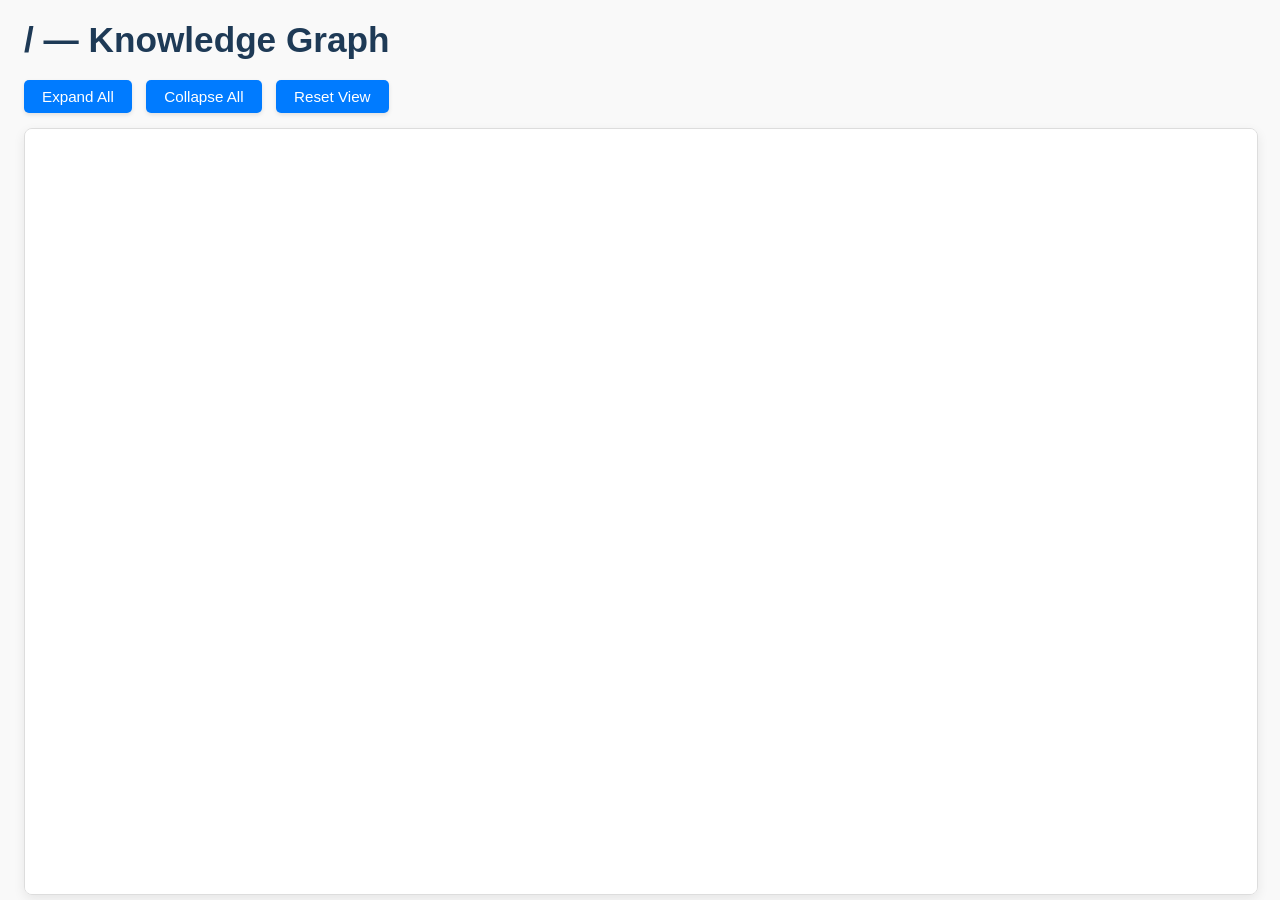
<file: graphify-out/GRAPH_TREE.html>
<!DOCTYPE html>
<html lang="en">
<head>
  <meta charset="UTF-8">
  <title>/ — graphify tree viewer</title>
  <style>
    body {
      font-family: 'Segoe UI', sans-serif;
      margin: 0;
      padding: 0;
      background: #f9f9f9;
      color: #333;
    }
    h1 {
      margin: 20px 0 0 24px;
      font-size: 2.2rem;
      font-weight: bold;
      color: #1e3a56;
    }
    .controls {
      margin: 20px 0 15px 24px;
    }
    button {
      margin-right: 10px;
      padding: 8px 18px;
      background: #007bff;
      color: #fff;
      border: none;
      border-radius: 5px;
      font-size: 0.95rem;
      cursor: pointer;
      transition: background 0.2s ease-in-out;
      box-shadow: 0 2px 4px rgba(0,0,0,0.1);
    }
    button:hover {
      background: #0056b3;
    }
    button:active {
      background: #004085;
    }
    #tree-container {
      width: calc(100vw - 48px); /* Adjust for body margin/padding */
      height: 85vh;
      overflow: auto;
      border-radius: 8px;
      background: #fff;
      margin-left: 24px;
      margin-right: 24px;
      box-shadow: 0 4px 12px rgba(0,0,0,0.08);
      border: 1px solid #ddd;
    }
    svg {
      background: #fff;
      border-radius: 8px;
      display: block; /* Important for D3 */
    }
    .node circle {
      stroke-width: 2.5px;
    }
    .node text { /* Base style for the <text> container */
      font: 13px 'Segoe UI', sans-serif;
      paint-order: stroke fill; /* Ensures text is readable over lines */
      stroke: #fff; /* White halo */
      stroke-width: 3px; /* Halo thickness */
      stroke-linejoin: round;
      stroke-opacity: 0.85; /* Halo opacity */
    }
    .link {
      fill: none;
      stroke-opacity: 0.7;
      stroke-width: 2px;
    }
  </style>
</head>
<body>
  <h1>/ — Knowledge Graph</h1>
  <div class="controls">
    <button onclick="expandAll()">Expand All</button>
    <button onclick="collapseAll()">Collapse All</button>
    <button onclick="resetView()">Reset View</button>
  </div>
  <div id="tree-container">
    <svg id="tree-svg" width="6000" height="8000"></svg>
  </div>

  <script src="https://d3js.org/d3.v7.min.js"></script>
  <script>
    const initialJsonData = {"name":"/","total_count":3076,"children":[{"name":".agents","total_count":108,"children":[{"name":"skills","total_count":108,"children":[{"name":"ponytail","total_count":80,"children":[{"name":"examples","total_count":75,"children":[{"name":"csv-sum.md","total_count":6,"children":[{"name":".agents/skills/ponytail/examples/csv-sum.md","total_count":1,"children":[]},{"name":"Alternative methods:","total_count":1,"children":[]},{"name":"CSV Sum","total_count":1,"children":[]},{"name":"Python code to read sales.csv and sum the 'amount' column","total_count":1,"children":[]},{"name":"With Ponytail, 3 lines of code","total_count":1,"children":[]},{"name":"Without Ponytail, 20 lines of code","total_count":1,"children":[]}]},{"name":"debounce.md","total_count":10,"children":[{"name":".agents/skills/ponytail/examples/debounce.md","total_count":1,"children":[]},{"name":"Advanced: Debounce with Cancel & Immediate Options","total_count":1,"children":[]},{"name":"Basic Debounce Function","total_count":1,"children":[]},{"name":"Debounce","total_count":1,"children":[]},{"name":"Debounce Search Input","total_count":1,"children":[]},{"name":"Enhanced Version with Loading State","total_count":1,"children":[]},{"name":"HTML Example","total_count":1,"children":[]},{"name":"Key Benefits","total_count":1,"children":[]},{"name":"With Ponytail, 10 lines of code","total_count":1,"children":[]},{"name":"Without Ponytail, 116 lines of code","total_count":1,"children":[]}]},{"name":"deep-clone.md","total_count":4,"children":[{"name":".agents/skills/ponytail/examples/deep-clone.md","total_count":1,"children":[]},{"name":"Deep Clone","total_count":1,"children":[]},{"name":"With Ponytail","total_count":1,"children":[]},{"name":"Without Ponytail","total_count":1,"children":[]}]},{"name":"email-validation.md","total_count":8,"children":[{"name":".agents/skills/ponytail/examples/email-validation.md","total_count":1,"children":[]},{"name":"Comparison","total_count":1,"children":[]},{"name":"Email Validation","total_count":1,"children":[]},{"name":"Email Validation Function","total_count":1,"children":[]},{"name":"More Robust Version (with additional checks)","total_count":1,"children":[]},{"name":"Using a Third-Party Library (Recommended for Production)","total_count":1,"children":[]},{"name":"With Ponytail, 3 lines of code","total_count":1,"children":[]},{"name":"Without Ponytail, 75 lines of code","total_count":1,"children":[]}]},{"name":"group-by.md","total_count":4,"children":[{"name":".agents/skills/ponytail/examples/group-by.md","total_count":1,"children":[]},{"name":"Group By","total_count":1,"children":[]},{"name":"With Ponytail","total_count":1,"children":[]},{"name":"Without Ponytail","total_count":1,"children":[]}]},{"name":"infinite-scroll.md","total_count":4,"children":[{"name":".agents/skills/ponytail/examples/infinite-scroll.md","total_count":1,"children":[]},{"name":"Infinite Scroll","total_count":1,"children":[]},{"name":"With Ponytail","total_count":1,"children":[]},{"name":"Without Ponytail","total_count":1,"children":[]}]},{"name":"modal-dialog.md","total_count":4,"children":[{"name":".agents/skills/ponytail/examples/modal-dialog.md","total_count":1,"children":[]},{"name":"Modal Dialog","total_count":1,"children":[]},{"name":"With Ponytail","total_count":1,"children":[]},{"name":"Without Ponytail","total_count":1,"children":[]}]},{"name":"number-formatting.md","total_count":4,"children":[{"name":".agents/skills/ponytail/examples/number-formatting.md","total_count":1,"children":[]},{"name":"Number Formatting","total_count":1,"children":[]},{"name":"With Ponytail","total_count":1,"children":[]},{"name":"Without Ponytail","total_count":1,"children":[]}]},{"name":"rate-limit.md","total_count":13,"children":[{"name":".agents/skills/ponytail/examples/rate-limit.md","total_count":1,"children":[]},{"name":"1. **Using `slowapi` (Recommended - Easiest)**","total_count":1,"children":[]},{"name":"2. **Using `limits` Library (More Control)**","total_count":1,"children":[]},{"name":"3. **Custom Middleware (Full Control)**","total_count":1,"children":[]},{"name":"4. **Per-User Rate Limiting (With Authentication)**","total_count":1,"children":[]},{"name":"5. **Redis-Based Rate Limiting (Production)**","total_count":1,"children":[]},{"name":"6. **Complete Example with Multiple Endpoints**","total_count":1,"children":[]},{"name":"Comparison Table","total_count":1,"children":[]},{"name":"Rate Limiting","total_count":1,"children":[]},{"name":"Rate Limiting in FastAPI","total_count":1,"children":[]},{"name":"Testing Rate Limits","total_count":1,"children":[]},{"name":"With Ponytail, 10 lines of code","total_count":1,"children":[]},{"name":"Without Ponytail, 128 lines of code","total_count":1,"children":[]}]},{"name":"react-countdown.md","total_count":12,"children":[{"name":".agents/skills/ponytail/examples/react-countdown.md","total_count":1,"children":[]},{"name":"Advanced Timer with Formatted Display","total_count":1,"children":[]},{"name":"Basic Countdown Timer","total_count":1,"children":[]},{"name":"Countdown Timer","total_count":1,"children":[]},{"name":"CSS Styling","total_count":1,"children":[]},{"name":"Custom Hook Version","total_count":1,"children":[]},{"name":"Features","total_count":1,"children":[]},{"name":"React Countdown Timer Component","total_count":1,"children":[]},{"name":"Styled Component with Animations","total_count":1,"children":[]},{"name":"Usage Examples","total_count":1,"children":[]},{"name":"With Ponytail, 9 lines of code","total_count":1,"children":[]},{"name":"Without Ponytail, 267 lines of code","total_count":1,"children":[]}]},{"name":"README.md","total_count":2,"children":[{"name":".agents/skills/ponytail/examples/README.md","total_count":1,"children":[]},{"name":"Examples","total_count":1,"children":[]}]},{"name":"url-params.md","total_count":4,"children":[{"name":".agents/skills/ponytail/examples/url-params.md","total_count":1,"children":[]},{"name":"URL Parameters","total_count":1,"children":[]},{"name":"With Ponytail","total_count":1,"children":[]},{"name":"Without Ponytail","total_count":1,"children":[]}]}]},{"name":"SKILL.md","total_count":5,"children":[{"name":".agents/skills/ponytail/SKILL.md","total_count":1,"children":[]},{"name":"Before you write","total_count":1,"children":[]},{"name":"Levels","total_count":1,"children":[]},{"name":"Ponytail","total_count":1,"children":[]},{"name":"The smallest complete change","total_count":1,"children":[]}]}]},{"name":"ponytail-audit","total_count":5,"children":[{"name":"SKILL.md","total_count":5,"children":[{"name":".agents/skills/ponytail-audit/SKILL.md","total_count":1,"children":[]},{"name":"1. Map first","total_count":1,"children":[]},{"name":"2. Look for","total_count":1,"children":[]},{"name":"3. Check before you report","total_count":1,"children":[]},{"name":"4. Output","total_count":1,"children":[]}]}]},{"name":"ponytail-debt","total_count":4,"children":[{"name":"SKILL.md","total_count":4,"children":[{"name":".agents/skills/ponytail-debt/SKILL.md","total_count":1,"children":[]},{"name":"Boundaries","total_count":1,"children":[]},{"name":"Output","total_count":1,"children":[]},{"name":"Scan","total_count":1,"children":[]}]}]},{"name":"ponytail-gain","total_count":5,"children":[{"name":"SKILL.md","total_count":5,"children":[{"name":".agents/skills/ponytail-gain/SKILL.md","total_count":1,"children":[]},{"name":"Boundaries","total_count":1,"children":[]},{"name":"Honesty boundary","total_count":1,"children":[]},{"name":"Ponytail Gain","total_count":1,"children":[]},{"name":"Scoreboard","total_count":1,"children":[]}]}]},{"name":"ponytail-help","total_count":9,"children":[{"name":"SKILL.md","total_count":9,"children":[{"name":".agents/skills/ponytail-help/SKILL.md","total_count":1,"children":[]},{"name":"Band (Claude Code)","total_count":1,"children":[]},{"name":"Configure Default Mode","total_count":1,"children":[]},{"name":"Deactivate","total_count":1,"children":[]},{"name":"Levels","total_count":1,"children":[]},{"name":"More","total_count":1,"children":[]},{"name":"Ponytail Help","total_count":1,"children":[]},{"name":"Skills","total_count":1,"children":[]},{"name":"Update","total_count":1,"children":[]}]}]},{"name":"ponytail-review","total_count":5,"children":[{"name":"SKILL.md","total_count":5,"children":[{"name":".agents/skills/ponytail-review/SKILL.md","total_count":1,"children":[]},{"name":"1. Understand first","total_count":1,"children":[]},{"name":"2. Look for","total_count":1,"children":[]},{"name":"3. Check before you report","total_count":1,"children":[]},{"name":"4. Output","total_count":1,"children":[]}]}]}]}]},{"name":".gemini","total_count":2780,"children":[{"name":"skills","total_count":2780,"children":[{"name":"frontend-design","total_count":3,"children":[{"name":"SKILL.md","total_count":3,"children":[{"name":"Design Thinking","total_count":1,"children":[]},{"name":"Frontend Aesthetics Guidelines","total_count":1,"children":[]},{"name":"frontend-design/SKILL.md","total_count":1,"children":[]}]}]},{"name":"motion-framer","total_count":15,"children":[{"name":"SKILL.md","total_count":15,"children":[{"name":"1. Hover Animations","total_count":1,"children":[]},{"name":"1. Motion Components","total_count":1,"children":[]},{"name":"2. Animate Prop","total_count":1,"children":[]},{"name":"2. Scroll-Triggered Animations","total_count":1,"children":[]},{"name":"3. Exit Animations with AnimatePresence","total_count":1,"children":[]},{"name":"3. Initial State","total_count":1,"children":[]},{"name":"4. Layout Animations","total_count":1,"children":[]},{"name":"4. Transitions","total_count":1,"children":[]},{"name":"5. Drag Interactions","total_count":1,"children":[]},{"name":"5. Variants","total_count":1,"children":[]},{"name":"Common Patterns","total_count":1,"children":[]},{"name":"Core Concepts","total_count":1,"children":[]},{"name":"Motion & Framer Motion","total_count":1,"children":[]},{"name":"motion-framer/SKILL.md","total_count":1,"children":[]},{"name":"Overview","total_count":1,"children":[]}]}]},{"name":"ponytail","total_count":80,"children":[{"name":"examples","total_count":75,"children":[{"name":"csv-sum.md","total_count":6,"children":[{"name":".gemini/skills/ponytail/examples/csv-sum.md","total_count":1,"children":[]},{"name":"Alternative methods:","total_count":1,"children":[]},{"name":"CSV Sum","total_count":1,"children":[]},{"name":"Python code to read sales.csv and sum the 'amount' column","total_count":1,"children":[]},{"name":"With Ponytail, 3 lines of code","total_count":1,"children":[]},{"name":"Without Ponytail, 20 lines of code","total_count":1,"children":[]}]},{"name":"debounce.md","total_count":10,"children":[{"name":".gemini/skills/ponytail/examples/debounce.md","total_count":1,"children":[]},{"name":"Advanced: Debounce with Cancel & Immediate Options","total_count":1,"children":[]},{"name":"Basic Debounce Function","total_count":1,"children":[]},{"name":"Debounce","total_count":1,"children":[]},{"name":"Debounce Search Input","total_count":1,"children":[]},{"name":"Enhanced Version with Loading State","total_count":1,"children":[]},{"name":"HTML Example","total_count":1,"children":[]},{"name":"Key Benefits","total_count":1,"children":[]},{"name":"With Ponytail, 10 lines of code","total_count":1,"children":[]},{"name":"Without Ponytail, 116 lines of code","total_count":1,"children":[]}]},{"name":"deep-clone.md","total_count":4,"children":[{"name":".gemini/skills/ponytail/examples/deep-clone.md","total_count":1,"children":[]},{"name":"Deep Clone","total_count":1,"children":[]},{"name":"With Ponytail","total_count":1,"children":[]},{"name":"Without Ponytail","total_count":1,"children":[]}]},{"name":"email-validation.md","total_count":8,"children":[{"name":".gemini/skills/ponytail/examples/email-validation.md","total_count":1,"children":[]},{"name":"Comparison","total_count":1,"children":[]},{"name":"Email Validation","total_count":1,"children":[]},{"name":"Email Validation Function","total_count":1,"children":[]},{"name":"More Robust Version (with additional checks)","total_count":1,"children":[]},{"name":"Using a Third-Party Library (Recommended for Production)","total_count":1,"children":[]},{"name":"With Ponytail, 3 lines of code","total_count":1,"children":[]},{"name":"Without Ponytail, 75 lines of code","total_count":1,"children":[]}]},{"name":"group-by.md","total_count":4,"children":[{"name":".gemini/skills/ponytail/examples/group-by.md","total_count":1,"children":[]},{"name":"Group By","total_count":1,"children":[]},{"name":"With Ponytail","total_count":1,"children":[]},{"name":"Without Ponytail","total_count":1,"children":[]}]},{"name":"infinite-scroll.md","total_count":4,"children":[{"name":".gemini/skills/ponytail/examples/infinite-scroll.md","total_count":1,"children":[]},{"name":"Infinite Scroll","total_count":1,"children":[]},{"name":"With Ponytail","total_count":1,"children":[]},{"name":"Without Ponytail","total_count":1,"children":[]}]},{"name":"modal-dialog.md","total_count":4,"children":[{"name":".gemini/skills/ponytail/examples/modal-dialog.md","total_count":1,"children":[]},{"name":"Modal Dialog","total_count":1,"children":[]},{"name":"With Ponytail","total_count":1,"children":[]},{"name":"Without Ponytail","total_count":1,"children":[]}]},{"name":"number-formatting.md","total_count":4,"children":[{"name":".gemini/skills/ponytail/examples/number-formatting.md","total_count":1,"children":[]},{"name":"Number Formatting","total_count":1,"children":[]},{"name":"With Ponytail","total_count":1,"children":[]},{"name":"Without Ponytail","total_count":1,"children":[]}]},{"name":"rate-limit.md","total_count":13,"children":[{"name":".gemini/skills/ponytail/examples/rate-limit.md","total_count":1,"children":[]},{"name":"1. **Using `slowapi` (Recommended - Easiest)**","total_count":1,"children":[]},{"name":"2. **Using `limits` Library (More Control)**","total_count":1,"children":[]},{"name":"3. **Custom Middleware (Full Control)**","total_count":1,"children":[]},{"name":"4. **Per-User Rate Limiting (With Authentication)**","total_count":1,"children":[]},{"name":"5. **Redis-Based Rate Limiting (Production)**","total_count":1,"children":[]},{"name":"6. **Complete Example with Multiple Endpoints**","total_count":1,"children":[]},{"name":"Comparison Table","total_count":1,"children":[]},{"name":"Rate Limiting","total_count":1,"children":[]},{"name":"Rate Limiting in FastAPI","total_count":1,"children":[]},{"name":"Testing Rate Limits","total_count":1,"children":[]},{"name":"With Ponytail, 10 lines of code","total_count":1,"children":[]},{"name":"Without Ponytail, 128 lines of code","total_count":1,"children":[]}]},{"name":"react-countdown.md","total_count":12,"children":[{"name":".gemini/skills/ponytail/examples/react-countdown.md","total_count":1,"children":[]},{"name":"Advanced Timer with Formatted Display","total_count":1,"children":[]},{"name":"Basic Countdown Timer","total_count":1,"children":[]},{"name":"Countdown Timer","total_count":1,"children":[]},{"name":"CSS Styling","total_count":1,"children":[]},{"name":"Custom Hook Version","total_count":1,"children":[]},{"name":"Features","total_count":1,"children":[]},{"name":"React Countdown Timer Component","total_count":1,"children":[]},{"name":"Styled Component with Animations","total_count":1,"children":[]},{"name":"Usage Examples","total_count":1,"children":[]},{"name":"With Ponytail, 9 lines of code","total_count":1,"children":[]},{"name":"Without Ponytail, 267 lines of code","total_count":1,"children":[]}]},{"name":"README.md","total_count":2,"children":[{"name":".gemini/skills/ponytail/examples/README.md","total_count":1,"children":[]},{"name":"Examples","total_count":1,"children":[]}]},{"name":"url-params.md","total_count":4,"children":[{"name":".gemini/skills/ponytail/examples/url-params.md","total_count":1,"children":[]},{"name":"URL Parameters","total_count":1,"children":[]},{"name":"With Ponytail","total_count":1,"children":[]},{"name":"Without Ponytail","total_count":1,"children":[]}]}]},{"name":"SKILL.md","total_count":5,"children":[{"name":".gemini/skills/ponytail/SKILL.md","total_count":1,"children":[]},{"name":"Before you write","total_count":1,"children":[]},{"name":"Levels","total_count":1,"children":[]},{"name":"Ponytail","total_count":1,"children":[]},{"name":"The smallest complete change","total_count":1,"children":[]}]}]},{"name":"ponytail-audit","total_count":5,"children":[{"name":"SKILL.md","total_count":5,"children":[{"name":".gemini/skills/ponytail-audit/SKILL.md","total_count":1,"children":[]},{"name":"1. Map first","total_count":1,"children":[]},{"name":"2. Look for","total_count":1,"children":[]},{"name":"3. Check before you report","total_count":1,"children":[]},{"name":"4. Output","total_count":1,"children":[]}]}]},{"name":"ponytail-debt","total_count":4,"children":[{"name":"SKILL.md","total_count":4,"children":[{"name":".gemini/skills/ponytail-debt/SKILL.md","total_count":1,"children":[]},{"name":"Boundaries","total_count":1,"children":[]},{"name":"Output","total_count":1,"children":[]},{"name":"Scan","total_count":1,"children":[]}]}]},{"name":"ponytail-gain","total_count":5,"children":[{"name":"SKILL.md","total_count":5,"children":[{"name":".gemini/skills/ponytail-gain/SKILL.md","total_count":1,"children":[]},{"name":"Boundaries","total_count":1,"children":[]},{"name":"Honesty boundary","total_count":1,"children":[]},{"name":"Ponytail Gain","total_count":1,"children":[]},{"name":"Scoreboard","total_count":1,"children":[]}]}]},{"name":"ponytail-help","total_count":9,"children":[{"name":"SKILL.md","total_count":9,"children":[{"name":".gemini/skills/ponytail-help/SKILL.md","total_count":1,"children":[]},{"name":"Band (Claude Code)","total_count":1,"children":[]},{"name":"Configure Default Mode","total_count":1,"children":[]},{"name":"Deactivate","total_count":1,"children":[]},{"name":"Levels","total_count":1,"children":[]},{"name":"More","total_count":1,"children":[]},{"name":"Ponytail Help","total_count":1,"children":[]},{"name":"Skills","total_count":1,"children":[]},{"name":"Update","total_count":1,"children":[]}]}]},{"name":"ponytail-review","total_count":5,"children":[{"name":"SKILL.md","total_count":5,"children":[{"name":".gemini/skills/ponytail-review/SKILL.md","total_count":1,"children":[]},{"name":"1. Understand first","total_count":1,"children":[]},{"name":"2. Look for","total_count":1,"children":[]},{"name":"3. Check before you report","total_count":1,"children":[]},{"name":"4. Output","total_count":1,"children":[]}]}]},{"name":"stitch-build","total_count":333,"children":[{"name":"skills","total_count":333,"children":[{"name":"react-components","total_count":39,"children":[{"name":"examples","total_count":2,"children":[{"name":"gold-standard-card.tsx","total_count":2,"children":[{"name":"ActivityCard()","total_count":1,"children":[]},{"name":"ActivityCardProps","total_count":1,"children":[]}]}]},{"name":"package.json","total_count":12,"children":[{"name":"@swc/core","total_count":1,"children":[]},{"name":"@swc/core@^1.3.100","total_count":1,"children":[]},{"name":"dependencies","total_count":1,"children":[]},{"name":"description","total_count":1,"children":[]},{"name":"engines","total_count":1,"children":[]},{"name":"fetch","total_count":1,"children":[]},{"name":"name","total_count":1,"children":[]},{"name":"node","total_count":1,"children":[]},{"name":"scripts","total_count":1,"children":[]},{"name":"type","total_count":1,"children":[]},{"name":"validate","total_count":1,"children":[]},{"name":"version","total_count":1,"children":[]}]},{"name":"README.md","total_count":6,"children":[{"name":"Example Prompt","total_count":1,"children":[]},{"name":"How it Works","total_count":1,"children":[]},{"name":"Install","total_count":1,"children":[]},{"name":"react-components/README.md","total_count":1,"children":[]},{"name":"Skill Structure","total_count":1,"children":[]},{"name":"Stitch to React Components Skill","total_count":1,"children":[]}]},{"name":"resources","total_count":11,"children":[{"name":"architecture-checklist.md","total_count":5,"children":[{"name":"Architecture Quality Gate","total_count":1,"children":[]},{"name":"architecture-checklist.md","total_count":1,"children":[]},{"name":"Structural integrity","total_count":1,"children":[]},{"name":"Styling and theming","total_count":1,"children":[]},{"name":"Type safety and syntax","total_count":1,"children":[]}]},{"name":"component-template.tsx","total_count":2,"children":[{"name":"StitchComponent()","total_count":1,"children":[]},{"name":"StitchComponentProps","total_count":1,"children":[]}]},{"name":"stitch-api-reference.md","total_count":4,"children":[{"name":"Metadata schema","total_count":1,"children":[]},{"name":"Stitch API reference","total_count":1,"children":[]},{"name":"stitch-api-reference.md","total_count":1,"children":[]},{"name":"Technical mapping rules","total_count":1,"children":[]}]}]},{"name":"scripts","total_count":2,"children":[{"name":"fetch-stitch.sh","total_count":1,"children":[{"name":"fetch-stitch.sh script","total_count":1,"children":[]}]},{"name":"validate.js","total_count":1,"children":[{"name":"validateComponent()","total_count":1,"children":[]}]}]},{"name":"SKILL.md","total_count":6,"children":[{"name":"Architectural rules","total_count":1,"children":[]},{"name":"Execution steps","total_count":1,"children":[]},{"name":"react-components/SKILL.md","total_count":1,"children":[]},{"name":"Retrieval and networking","total_count":1,"children":[]},{"name":"Stitch to React Components","total_count":1,"children":[]},{"name":"Troubleshooting","total_count":1,"children":[]}]}]},{"name":"remotion","total_count":67,"children":[{"name":"examples","total_count":3,"children":[{"name":"WalkthroughComposition.tsx","total_count":3,"children":[{"name":"calculateDuration()","total_count":1,"children":[]},{"name":"RemotionRoot()","total_count":1,"children":[]},{"name":"WalkthroughComposition()","total_count":1,"children":[]}]}]},{"name":"README.md","total_count":14,"children":[{"name":"Advanced Capabilities","total_count":1,"children":[]},{"name":"Example Use Case","total_count":1,"children":[]},{"name":"File Structure","total_count":1,"children":[]},{"name":"How It Works","total_count":1,"children":[]},{"name":"Installation","total_count":1,"children":[]},{"name":"Integration Points","total_count":1,"children":[]},{"name":"Key Features","total_count":1,"children":[]},{"name":"Learn More","total_count":1,"children":[]},{"name":"License","total_count":1,"children":[]},{"name":"Prerequisites","total_count":1,"children":[]},{"name":"Related Skills","total_count":1,"children":[]},{"name":"remotion/README.md","total_count":1,"children":[]},{"name":"Stitch-Remotion Video Walkthrough Skill","total_count":1,"children":[]},{"name":"What This Skill Does","total_count":1,"children":[]}]},{"name":"resources","total_count":17,"children":[{"name":"composition-checklist.md","total_count":15,"children":[{"name":"composition-checklist.md","total_count":1,"children":[]},{"name":"Remotion Composition Checklist","total_count":1,"children":[]},{"name":"\u2705 Animations & Transitions","total_count":1,"children":[]},{"name":"\u2705 Asset Preparation","total_count":1,"children":[]},{"name":"\u2705 Component Structure","total_count":1,"children":[]},{"name":"\u2705 Configuration","total_count":1,"children":[]},{"name":"\u2705 Final Output","total_count":1,"children":[]},{"name":"\u2705 Preview & Testing","total_count":1,"children":[]},{"name":"\u2705 Project Setup","total_count":1,"children":[]},{"name":"\u2705 Rendering","total_count":1,"children":[]},{"name":"\u2705 Timing","total_count":1,"children":[]},{"name":"\u2705 Visual Quality","total_count":1,"children":[]},{"name":"\ud83c\udfa8 Optional Enhancements","total_count":1,"children":[]},{"name":"\ud83d\udc1b Common Issues Checked","total_count":1,"children":[]},{"name":"\ud83d\udccb Best Practices Verified","total_count":1,"children":[]}]},{"name":"screen-slide-template.tsx","total_count":2,"children":[{"name":"ScreenSlide()","total_count":1,"children":[]},{"name":"ScreenSlideProps","total_count":1,"children":[]}]}]},{"name":"scripts","total_count":1,"children":[{"name":"download-stitch-asset.sh","total_count":1,"children":[{"name":"download-stitch-asset.sh script","total_count":1,"children":[]}]}]},{"name":"SKILL.md","total_count":32,"children":[{"name":"Advanced Features","total_count":1,"children":[]},{"name":"Architecture","total_count":1,"children":[]},{"name":"Best Practices","total_count":1,"children":[]},{"name":"Common Patterns","total_count":1,"children":[]},{"name":"Dynamic Text Extraction","total_count":1,"children":[]},{"name":"Example Usage","total_count":1,"children":[]},{"name":"Execution Steps","total_count":1,"children":[]},{"name":"File Structure","total_count":1,"children":[]},{"name":"Integration with Remotion Skills","total_count":1,"children":[]},{"name":"Interactive Hotspots","total_count":1,"children":[]},{"name":"Overview","total_count":1,"children":[]},{"name":"Pattern 1: Simple Slide Show","total_count":1,"children":[]},{"name":"Pattern 2: Feature Highlight","total_count":1,"children":[]},{"name":"Pattern 3: User Flow","total_count":1,"children":[]},{"name":"Prerequisites","total_count":1,"children":[]},{"name":"References","total_count":1,"children":[]},{"name":"remotion/SKILL.md","total_count":1,"children":[]},{"name":"Retrieval and Networking","total_count":1,"children":[]},{"name":"Step 1: Discover Available MCP Servers","total_count":1,"children":[]},{"name":"Step 1: Gather Screen Assets","total_count":1,"children":[]},{"name":"Step 2: Generate Remotion Components","total_count":1,"children":[]},{"name":"Step 2: Retrieve Stitch Project Information","total_count":1,"children":[]},{"name":"Step 3: Preview and Refine","total_count":1,"children":[]},{"name":"Step 3: Set Up Remotion Project","total_count":1,"children":[]},{"name":"Step 4: Render Video","total_count":1,"children":[]},{"name":"Stitch to Remotion Walkthrough Videos","total_count":1,"children":[]},{"name":"Text Overlays","total_count":1,"children":[]},{"name":"Tips for Success","total_count":1,"children":[]},{"name":"Transition Effects","total_count":1,"children":[]},{"name":"Troubleshooting","total_count":1,"children":[]},{"name":"Video Composition Strategy","total_count":1,"children":[]},{"name":"Voiceover Integration","total_count":1,"children":[]}]}]},{"name":"shadcn-ui","total_count":227,"children":[{"name":"examples","total_count":10,"children":[{"name":"auth-layout.tsx","total_count":2,"children":[{"name":"AuthLayout()","total_count":1,"children":[]},{"name":"onSubmit()","total_count":1,"children":[]}]},{"name":"data-table.tsx","total_count":4,"children":[{"name":"columns","total_count":1,"children":[]},{"name":"data","total_count":1,"children":[]},{"name":"DataTableExample()","total_count":1,"children":[]},{"name":"User","total_count":1,"children":[]}]},{"name":"form-pattern.tsx","total_count":4,"children":[{"name":"formSchema","total_count":1,"children":[]},{"name":"FormValues","total_count":1,"children":[]},{"name":"onSubmit()","total_count":1,"children":[]},{"name":"UserProfileForm()","total_count":1,"children":[]}]}]},{"name":"README.md","total_count":31,"children":[{"name":"\"Module not found\" errors","total_count":1,"children":[]},{"name":"1. **Discovery & Planning**","total_count":1,"children":[]},{"name":"2. **Setup & Configuration**","total_count":1,"children":[]},{"name":"3. **Component Integration**","total_count":1,"children":[]},{"name":"4. **Customization**","total_count":1,"children":[]},{"name":"5. **Quality Assurance**","total_count":1,"children":[]},{"name":"Available Components","total_count":1,"children":[]},{"name":"Best Practices","total_count":1,"children":[]},{"name":"Component-Level Customization","total_count":1,"children":[]},{"name":"Composition","total_count":1,"children":[]},{"name":"Contributing","total_count":1,"children":[]},{"name":"Customization Approach","total_count":1,"children":[]},{"name":"Example Prompts","total_count":1,"children":[]},{"name":"For Existing Projects","total_count":1,"children":[]},{"name":"For New Projects","total_count":1,"children":[]},{"name":"Further Reading","total_count":1,"children":[]},{"name":"How It Works","total_count":1,"children":[]},{"name":"Install","total_count":1,"children":[]},{"name":"Integration with MCP Tools","total_count":1,"children":[]},{"name":"License","total_count":1,"children":[]},{"name":"Prerequisites","total_count":1,"children":[]},{"name":"Quick Start","total_count":1,"children":[]},{"name":"shadcn-ui/README.md","total_count":1,"children":[]},{"name":"shadcn/ui Integration Skill","total_count":1,"children":[]},{"name":"Skill Structure","total_count":1,"children":[]},{"name":"Styles not applying","total_count":1,"children":[]},{"name":"Theme-Level Customization","total_count":1,"children":[]},{"name":"Troubleshooting","total_count":1,"children":[]},{"name":"TypeScript errors","total_count":1,"children":[]},{"name":"What is shadcn/ui?","total_count":1,"children":[]},{"name":"What It Does","total_count":1,"children":[]}]},{"name":"resources","total_count":154,"children":[{"name":"component-catalog.md","total_count":65,"children":[{"name":"Accordion","total_count":1,"children":[]},{"name":"Advanced Components","total_count":1,"children":[]},{"name":"Alert","total_count":1,"children":[]},{"name":"Alert Dialog","total_count":1,"children":[]},{"name":"Aspect Ratio","total_count":1,"children":[]},{"name":"Authentication Pattern","total_count":1,"children":[]},{"name":"Avatar","total_count":1,"children":[]},{"name":"Badge","total_count":1,"children":[]},{"name":"Breadcrumb","total_count":1,"children":[]},{"name":"Button","total_count":1,"children":[]},{"name":"Calendar","total_count":1,"children":[]},{"name":"Card","total_count":1,"children":[]},{"name":"Carousel","total_count":1,"children":[]},{"name":"Checkbox","total_count":1,"children":[]},{"name":"Collapsible","total_count":1,"children":[]},{"name":"Combobox","total_count":1,"children":[]},{"name":"Command","total_count":1,"children":[]},{"name":"Command & Search","total_count":1,"children":[]},{"name":"Component Composition Patterns","total_count":1,"children":[]},{"name":"Component Updates","total_count":1,"children":[]},{"name":"component-catalog.md","total_count":1,"children":[]},{"name":"Context Menu","total_count":1,"children":[]},{"name":"Dashboard Layout Pattern","total_count":1,"children":[]},{"name":"Data Display","total_count":1,"children":[]},{"name":"Data Table Pattern","total_count":1,"children":[]},{"name":"Date & Time","total_count":1,"children":[]},{"name":"Date Picker","total_count":1,"children":[]},{"name":"Dialog","total_count":1,"children":[]},{"name":"Drawer","total_count":1,"children":[]},{"name":"Dropdown Menu","total_count":1,"children":[]},{"name":"Feedback Components","total_count":1,"children":[]},{"name":"Form","total_count":1,"children":[]},{"name":"Form + Validation Pattern","total_count":1,"children":[]},{"name":"Form Components","total_count":1,"children":[]},{"name":"Further Reading","total_count":1,"children":[]},{"name":"Hover Card","total_count":1,"children":[]},{"name":"Input","total_count":1,"children":[]},{"name":"Installation Shortcuts","total_count":1,"children":[]},{"name":"Label","total_count":1,"children":[]},{"name":"Layout Components","total_count":1,"children":[]},{"name":"Menubar","total_count":1,"children":[]},{"name":"Navigation","total_count":1,"children":[]},{"name":"Navigation Menu","total_count":1,"children":[]},{"name":"Overlay Components","total_count":1,"children":[]},{"name":"Pagination","total_count":1,"children":[]},{"name":"Popover","total_count":1,"children":[]},{"name":"Progress","total_count":1,"children":[]},{"name":"Quick Reference","total_count":1,"children":[]},{"name":"Radio Group","total_count":1,"children":[]},{"name":"Resizable","total_count":1,"children":[]},{"name":"Scroll Area","total_count":1,"children":[]},{"name":"Select","total_count":1,"children":[]},{"name":"Separator","total_count":1,"children":[]},{"name":"shadcn/ui Component Catalog","total_count":1,"children":[]},{"name":"Sheet","total_count":1,"children":[]},{"name":"Skeleton","total_count":1,"children":[]},{"name":"Slider","total_count":1,"children":[]},{"name":"Sonner","total_count":1,"children":[]},{"name":"Switch","total_count":1,"children":[]},{"name":"Table","total_count":1,"children":[]},{"name":"Tabs","total_count":1,"children":[]},{"name":"Textarea","total_count":1,"children":[]},{"name":"Toast","total_count":1,"children":[]},{"name":"Tooltip","total_count":1,"children":[]},{"name":"Utility Components","total_count":1,"children":[]}]},{"name":"customization-guide.md","total_count":29,"children":[{"name":"Adding Custom Variants","total_count":1,"children":[]},{"name":"Adding New Animations","total_count":1,"children":[]},{"name":"Adjusting Existing Animations","total_count":1,"children":[]},{"name":"Advanced Customization","total_count":1,"children":[]},{"name":"Animation Customization","total_count":1,"children":[]},{"name":"Best Practices","total_count":1,"children":[]},{"name":"Border Radius","total_count":1,"children":[]},{"name":"Changing Brand Colors","total_count":1,"children":[]},{"name":"Color Customization","total_count":1,"children":[]},{"name":"Component Customization","total_count":1,"children":[]},{"name":"Creating a Color Scheme","total_count":1,"children":[]},{"name":"Creating a Design System","total_count":1,"children":[]},{"name":"Creating Composite Components","total_count":1,"children":[]},{"name":"Custom Spacing","total_count":1,"children":[]},{"name":"customization-guide.md","total_count":1,"children":[]},{"name":"Dark Mode","total_count":1,"children":[]},{"name":"Design Tokens File","total_count":1,"children":[]},{"name":"Font Family","total_count":1,"children":[]},{"name":"Font Sizes","total_count":1,"children":[]},{"name":"Resources","total_count":1,"children":[]},{"name":"Setting Up Dark Mode","total_count":1,"children":[]},{"name":"shadcn/ui Customization Guide","total_count":1,"children":[]},{"name":"Spacing & Layout","total_count":1,"children":[]},{"name":"Theming Approach","total_count":1,"children":[]},{"name":"Toggle Dark Mode","total_count":1,"children":[]},{"name":"Tools for Color Selection","total_count":1,"children":[]},{"name":"Typography Customization","total_count":1,"children":[]},{"name":"Understanding the Color System","total_count":1,"children":[]},{"name":"Using Variants","total_count":1,"children":[]}]},{"name":"migration-guide.md","total_count":31,"children":[{"name":"1. Not Setting Up Tailwind Properly","total_count":1,"children":[]},{"name":"2. Forgetting Path Aliases","total_count":1,"children":[]},{"name":"3. Trying to Match Old Library Exactly","total_count":1,"children":[]},{"name":"4. Not Using Form Libraries","total_count":1,"children":[]},{"name":"5. Ignoring Accessibility","total_count":1,"children":[]},{"name":"After Migration","total_count":1,"children":[]},{"name":"Before Migration","total_count":1,"children":[]},{"name":"Common Pitfalls","total_count":1,"children":[]},{"name":"Component Mapping","total_count":1,"children":[]},{"name":"Component Mapping","total_count":1,"children":[]},{"name":"Component Mapping","total_count":1,"children":[]},{"name":"During Migration","total_count":1,"children":[]},{"name":"From Ant Design","total_count":1,"children":[]},{"name":"From Bootstrap","total_count":1,"children":[]},{"name":"From Chakra UI","total_count":1,"children":[]},{"name":"From Material-UI (MUI)","total_count":1,"children":[]},{"name":"Getting Help","total_count":1,"children":[]},{"name":"Internal Migrations (shadcn specific)","total_count":1,"children":[]},{"name":"Key Differences","total_count":1,"children":[]},{"name":"Key Differences","total_count":1,"children":[]},{"name":"Key Differences","total_count":1,"children":[]},{"name":"Migration Checklist","total_count":1,"children":[]},{"name":"Migration Example: Login Form","total_count":1,"children":[]},{"name":"Migration Guide to shadcn/ui","total_count":1,"children":[]},{"name":"Migration Strategies","total_count":1,"children":[]},{"name":"migration-guide.md","total_count":1,"children":[]},{"name":"Next Steps","total_count":1,"children":[]},{"name":"RTL Support Migration","total_count":1,"children":[]},{"name":"Strategy 1: Incremental Migration (Recommended)","total_count":1,"children":[]},{"name":"Strategy 2: Big Bang Migration","total_count":1,"children":[]},{"name":"Why Migrate to shadcn/ui?","total_count":1,"children":[]}]},{"name":"setup-guide.md","total_count":29,"children":[{"name":"\"Cannot find module '@/components/ui/button'\"","total_count":1,"children":[]},{"name":"Additional Resources","total_count":1,"children":[]},{"name":"Advanced Features","total_count":1,"children":[]},{"name":"Base UI Support","total_count":1,"children":[]},{"name":"Components look broken","total_count":1,"children":[]},{"name":"Create React App","total_count":1,"children":[]},{"name":"Existing Project Setup","total_count":1,"children":[]},{"name":"Framework-Specific Considerations","total_count":1,"children":[]},{"name":"Next Steps","total_count":1,"children":[]},{"name":"Next.js App Router","total_count":1,"children":[]},{"name":"Next.js Pages Router","total_count":1,"children":[]},{"name":"Option 1: npx shadcn create (Recommended)","total_count":1,"children":[]},{"name":"Option 2: Classic Manual Setup (Next.js)","total_count":1,"children":[]},{"name":"Option 3: Classic Manual Setup (Vite + React)","total_count":1,"children":[]},{"name":"Prerequisites","total_count":1,"children":[]},{"name":"Quick Start (New Project)","total_count":1,"children":[]},{"name":"setup-guide.md","total_count":1,"children":[]},{"name":"shadcn/ui Setup Guide","total_count":1,"children":[]},{"name":"Step 1: Ensure Tailwind CSS is Installed","total_count":1,"children":[]},{"name":"Step 2: Initialize shadcn/ui","total_count":1,"children":[]},{"name":"Step 3: Verify Configuration","total_count":1,"children":[]},{"name":"Step 4: Configure Path Aliases","total_count":1,"children":[]},{"name":"Step 5: Add Components","total_count":1,"children":[]},{"name":"Styles not applying","total_count":1,"children":[]},{"name":"Troubleshooting","total_count":1,"children":[]},{"name":"TypeScript errors in components","total_count":1,"children":[]},{"name":"Verification Steps","total_count":1,"children":[]},{"name":"Visual Styles","total_count":1,"children":[]},{"name":"Vite","total_count":1,"children":[]}]}]},{"name":"scripts","total_count":1,"children":[{"name":"verify-setup.sh","total_count":1,"children":[{"name":"verify-setup.sh script","total_count":1,"children":[]}]}]},{"name":"SKILL.md","total_count":31,"children":[{"name":"1. Browse Available Components","total_count":1,"children":[]},{"name":"1. Theme Customization","total_count":1,"children":[]},{"name":"2. Component Installation","total_count":1,"children":[]},{"name":"2. Component Variants","total_count":1,"children":[]},{"name":"3. Extending Components","total_count":1,"children":[]},{"name":"3. Registry and Custom Registries","total_count":1,"children":[]},{"name":"Accessibility","total_count":1,"children":[]},{"name":"Blocks and Complex Components","total_count":1,"children":[]},{"name":"Common Patterns","total_count":1,"children":[]},{"name":"Component Architecture","total_count":1,"children":[]},{"name":"Component Discovery and Installation","total_count":1,"children":[]},{"name":"Core Principles","total_count":1,"children":[]},{"name":"Customization Best Practices","total_count":1,"children":[]},{"name":"Data Display","total_count":1,"children":[]},{"name":"Dialog/Modal Patterns","total_count":1,"children":[]},{"name":"Examples","total_count":1,"children":[]},{"name":"File Structure","total_count":1,"children":[]},{"name":"Form Building","total_count":1,"children":[]},{"name":"Import Errors","total_count":1,"children":[]},{"name":"Initial Configuration","total_count":1,"children":[]},{"name":"Missing Dependencies","total_count":1,"children":[]},{"name":"Project Setup","total_count":1,"children":[]},{"name":"Required Dependencies","total_count":1,"children":[]},{"name":"Resources","total_count":1,"children":[]},{"name":"shadcn-ui/SKILL.md","total_count":1,"children":[]},{"name":"shadcn/ui Component Integration","total_count":1,"children":[]},{"name":"Style Conflicts","total_count":1,"children":[]},{"name":"The `cn()` Utility","total_count":1,"children":[]},{"name":"Troubleshooting","total_count":1,"children":[]},{"name":"Validation and Quality","total_count":1,"children":[]},{"name":"Version Compatibility","total_count":1,"children":[]}]}]}]}]},{"name":"stitch-design","total_count":258,"children":[{"name":"skills","total_count":258,"children":[{"name":"code-to-design","total_count":10,"children":[{"name":"SKILL.md","total_count":10,"children":[{"name":"1. Extract Self-Contained HTML","total_count":1,"children":[]},{"name":"2. Verify HTML (Optional \u2014 User-Driven)","total_count":1,"children":[]},{"name":"3. Extract Design System (File)","total_count":1,"children":[]},{"name":"4. Upload DESIGN.md and Create Design System in Stitch","total_count":1,"children":[]},{"name":"5. Upload HTML to Stitch","total_count":1,"children":[]},{"name":"Code to Design","total_count":1,"children":[]},{"name":"code-to-design/SKILL.md","total_count":1,"children":[]},{"name":"Prerequisites","total_count":1,"children":[]},{"name":"Steps","total_count":1,"children":[]},{"name":"Workflow","total_count":1,"children":[]}]}]},{"name":"extract-design-md","total_count":77,"children":[{"name":"examples","total_count":13,"children":[{"name":"DESIGN.md","total_count":13,"children":[{"name":"Brand & Style","total_count":1,"children":[]},{"name":"Buttons","total_count":1,"children":[]},{"name":"Cards & Modals","total_count":1,"children":[]},{"name":"Colors","total_count":1,"children":[]},{"name":"Components","total_count":1,"children":[]},{"name":"Elevation & Depth","total_count":1,"children":[]},{"name":"extract-design-md/examples/DESIGN.md","total_count":1,"children":[]},{"name":"Input Fields","total_count":1,"children":[]},{"name":"Layout & Spacing","total_count":1,"children":[]},{"name":"Shapes","total_count":1,"children":[]},{"name":"Trail Status Chips","total_count":1,"children":[]},{"name":"Typography","total_count":1,"children":[]},{"name":"Weather Widgets","total_count":1,"children":[]}]}]},{"name":"references","total_count":43,"children":[{"name":"angular.md","total_count":8,"children":[{"name":"Angular Extraction Patterns","total_count":1,"children":[]},{"name":"Angular Material Theme Extraction","total_count":1,"children":[]},{"name":"angular.md","total_count":1,"children":[]},{"name":"File Discovery Order","total_count":1,"children":[]},{"name":"PrimeNG / Nebular / NG-ZORRO","total_count":1,"children":[]},{"name":"Responsive Patterns","total_count":1,"children":[]},{"name":"SCSS Variable Patterns","total_count":1,"children":[]},{"name":"ViewEncapsulation and Scoped Styles","total_count":1,"children":[]}]},{"name":"plain-css.md","total_count":10,"children":[{"name":"Color Extraction Strategy","total_count":1,"children":[]},{"name":"CSS Custom Properties (Modern CSS)","total_count":1,"children":[]},{"name":"File Discovery Order","total_count":1,"children":[]},{"name":"Inline Style Scanning","total_count":1,"children":[]},{"name":"Less Variable Patterns","total_count":1,"children":[]},{"name":"Plain CSS / SASS / Less Extraction Patterns","total_count":1,"children":[]},{"name":"plain-css.md","total_count":1,"children":[]},{"name":"Responsive Patterns","total_count":1,"children":[]},{"name":"SASS/SCSS Token Patterns","total_count":1,"children":[]},{"name":"Static Sites and WordPress","total_count":1,"children":[]}]},{"name":"react-tailwind.md","total_count":10,"children":[{"name":"Component Library Integration","total_count":1,"children":[]},{"name":"Component Scanning Strategy","total_count":1,"children":[]},{"name":"CSS Custom Properties","total_count":1,"children":[]},{"name":"CSS-in-JS Patterns (styled-components / Emotion)","total_count":1,"children":[]},{"name":"File Discovery Order","total_count":1,"children":[]},{"name":"Next.js Font Patterns","total_count":1,"children":[]},{"name":"React / Next.js / Tailwind Extraction Patterns","total_count":1,"children":[]},{"name":"react-tailwind.md","total_count":1,"children":[]},{"name":"Responsive Patterns","total_count":1,"children":[]},{"name":"Tailwind Config Extraction","total_count":1,"children":[]}]},{"name":"svelte.md","total_count":7,"children":[{"name":"CSS Custom Properties Strategy","total_count":1,"children":[]},{"name":"File Discovery Order","total_count":1,"children":[]},{"name":"Skeleton UI / DaisyUI / Flowbite-Svelte","total_count":1,"children":[]},{"name":"Svelte / SvelteKit Extraction Patterns","total_count":1,"children":[]},{"name":"Svelte Component Style Patterns","total_count":1,"children":[]},{"name":"svelte.md","total_count":1,"children":[]},{"name":"SvelteKit Layout Patterns","total_count":1,"children":[]}]},{"name":"vue.md","total_count":8,"children":[{"name":"CSS Scoping Behavior","total_count":1,"children":[]},{"name":"File Discovery Order","total_count":1,"children":[]},{"name":"Nuxt-Specific Patterns","total_count":1,"children":[]},{"name":"Quasar / PrimeVue / Element Plus","total_count":1,"children":[]},{"name":"Single-File Component (SFC) Patterns","total_count":1,"children":[]},{"name":"Vue / Nuxt Extraction Patterns","total_count":1,"children":[]},{"name":"vue.md","total_count":1,"children":[]},{"name":"Vuetify Theme Extraction","total_count":1,"children":[]}]}]},{"name":"SKILL.md","total_count":21,"children":[{"name":"1. Detect the Framework and Stack","total_count":1,"children":[]},{"name":"1. Visual Theme & Atmosphere","total_count":1,"children":[]},{"name":"2. Color Palette & Roles","total_count":1,"children":[]},{"name":"2. Map the Source Tree","total_count":1,"children":[]},{"name":"3. Read Framework-Specific Guidance","total_count":1,"children":[]},{"name":"3. Typography Rules","total_count":1,"children":[]},{"name":"4. Component Stylings","total_count":1,"children":[]},{"name":"5. Layout Principles","total_count":1,"children":[]},{"name":"6. Stitch Generation Notes","total_count":1,"children":[]},{"name":"Extract Design System from Frontend Code","total_count":1,"children":[]},{"name":"extract-design-md/SKILL.md","total_count":1,"children":[]},{"name":"Phase 1: Project Discovery","total_count":1,"children":[]},{"name":"Phase 2: Deep Extraction","total_count":1,"children":[]},{"name":"Phase 3: Write the DESIGN.md","total_count":1,"children":[]},{"name":"Phase 4: Integration (Optional)","total_count":1,"children":[]},{"name":"Prerequisites","total_count":1,"children":[]},{"name":"Quality Checklist","total_count":1,"children":[]},{"name":"Tips for Better Extraction","total_count":1,"children":[]},{"name":"When to Use","total_count":1,"children":[]},{"name":"Why This Exists","total_count":1,"children":[]},{"name":"Workflow","total_count":1,"children":[]}]}]},{"name":"extract-static-html","total_count":68,"children":[{"name":"scripts","total_count":52,"children":[{"name":"extract_inline_html.ts","total_count":32,"children":[{"name":"AllStats","total_count":1,"children":[]},{"name":"autoDetectTailwind()","total_count":1,"children":[]},{"name":"buildHead()","total_count":1,"children":[]},{"name":"camelToKebab()","total_count":1,"children":[]},{"name":"createLimiter()","total_count":1,"children":[]},{"name":"CssUrlRef","total_count":1,"children":[]},{"name":"embedImages()","total_count":1,"children":[]},{"name":"escapeRegExp()","total_count":1,"children":[]},{"name":"extractCssUrls()","total_count":1,"children":[]},{"name":"extractFromHtml()","total_count":1,"children":[]},{"name":"extractImportUrl()","total_count":1,"children":[]},{"name":"fetchAndEncode()","total_count":1,"children":[]},{"name":"getTagName()","total_count":1,"children":[]},{"name":"imgCache","total_count":1,"children":[]},{"name":"isImageUrl()","total_count":1,"children":[]},{"name":"isSafeUrl()","total_count":1,"children":[]},{"name":"jsxToHtml()","total_count":1,"children":[]},{"name":"main()","total_count":1,"children":[]},{"name":"Opts","total_count":1,"children":[]},{"name":"PageStats","total_count":1,"children":[]},{"name":"parseArgs()","total_count":1,"children":[]},{"name":"REACT_ATTRS","total_count":1,"children":[]},{"name":"readCssFile()","total_count":1,"children":[]},{"name":"renderAttributes()","total_count":1,"children":[]},{"name":"renderElement()","total_count":1,"children":[]},{"name":"renderExpression()","total_count":1,"children":[]},{"name":"renderNode()","total_count":1,"children":[]},{"name":"renderStyleObject()","total_count":1,"children":[]},{"name":"replaceCssUrlsInText()","total_count":1,"children":[]},{"name":"SVG_ATTRS","total_count":1,"children":[]},{"name":"validateOpts()","total_count":1,"children":[]},{"name":"VOID_ELEMENTS","total_count":1,"children":[]}]},{"name":"post_process.ts","total_count":15,"children":[{"name":"AllStats","total_count":1,"children":[]},{"name":"CssUrlRef","total_count":1,"children":[]},{"name":"extractCssUrls()","total_count":1,"children":[]},{"name":"FileStats","total_count":1,"children":[]},{"name":"getMime()","total_count":1,"children":[]},{"name":"inlineImages()","total_count":1,"children":[]},{"name":"InlineStats","total_count":1,"children":[]},{"name":"isLocalPath()","total_count":1,"children":[]},{"name":"main()","total_count":1,"children":[]},{"name":"MIME_MAP","total_count":1,"children":[]},{"name":"Opts","total_count":1,"children":[]},{"name":"parseArgs()","total_count":1,"children":[]},{"name":"readFileAtomic()","total_count":1,"children":[]},{"name":"resolveLocalFile()","total_count":1,"children":[]},{"name":"validateOpts()","total_count":1,"children":[]}]},{"name":"snapshot.ts","total_count":5,"children":[{"name":"Opts","total_count":1,"children":[]},{"name":"parseArgs()","total_count":1,"children":[]},{"name":"snapshot()","total_count":1,"children":[]},{"name":"Stats","total_count":1,"children":[]},{"name":"validateOpts()","total_count":1,"children":[]}]}]},{"name":"SKILL.md","total_count":16,"children":[{"name":"Appendix: Static Fallback (MockPage.jsx)","total_count":1,"children":[]},{"name":"Extract Static HTML","total_count":1,"children":[]},{"name":"extract-static-html/SKILL.md","total_count":1,"children":[]},{"name":"Framework Notes","total_count":1,"children":[]},{"name":"MockPage.jsx Rules","total_count":1,"children":[]},{"name":"Post-Processing","total_count":1,"children":[]},{"name":"Prerequisites","total_count":1,"children":[]},{"name":"Quick Reference","total_count":1,"children":[]},{"name":"Script Flags","total_count":1,"children":[]},{"name":"Strategy A: Puppeteer Snapshot (Recommended)","total_count":1,"children":[]},{"name":"Strategy B: Browser Subagent Capture","total_count":1,"children":[]},{"name":"Troubleshooting","total_count":1,"children":[]},{"name":"What It Does Automatically","total_count":1,"children":[]},{"name":"When to Use","total_count":1,"children":[]},{"name":"Which Strategy to Use","total_count":1,"children":[]},{"name":"Workflow","total_count":1,"children":[]}]}]},{"name":"generate-design","total_count":65,"children":[{"name":"examples","total_count":4,"children":[{"name":"enhanced-prompt.md","total_count":4,"children":[{"name":"Enhanced Prompt (Stitch-Optimized)","total_count":1,"children":[]},{"name":"enhanced-prompt.md","total_count":1,"children":[]},{"name":"Example: Prompt Enhancement","total_count":1,"children":[]},{"name":"User Input (Vague)","total_count":1,"children":[]}]}]},{"name":"references","total_count":27,"children":[{"name":"design-mappings.md","total_count":6,"children":[{"name":"Atmosphere & \"Vibe\" Descriptors","total_count":1,"children":[]},{"name":"Depth & Elevation","total_count":1,"children":[]},{"name":"Design Mappings & Descriptors","total_count":1,"children":[]},{"name":"design-mappings.md","total_count":1,"children":[]},{"name":"Geometry & Shape Translation","total_count":1,"children":[]},{"name":"UI/UX Keyword Refinement","total_count":1,"children":[]}]},{"name":"prompt-keywords.md","total_count":21,"children":[{"name":"Adjective Palettes","total_count":1,"children":[]},{"name":"Animations","total_count":1,"children":[]},{"name":"Calls to Action","total_count":1,"children":[]},{"name":"Component Keywords","total_count":1,"children":[]},{"name":"Content Containers","total_count":1,"children":[]},{"name":"Dark Mode","total_count":1,"children":[]},{"name":"Feedback","total_count":1,"children":[]},{"name":"Forms","total_count":1,"children":[]},{"name":"Interaction & Behavior Keywords","total_count":1,"children":[]},{"name":"Layout","total_count":1,"children":[]},{"name":"Minimal / Clean","total_count":1,"children":[]},{"name":"Navigation","total_count":1,"children":[]},{"name":"Organic / Natural","total_count":1,"children":[]},{"name":"Playful / Fun","total_count":1,"children":[]},{"name":"Premium / Luxury","total_count":1,"children":[]},{"name":"Professional / Corporate","total_count":1,"children":[]},{"name":"prompt-keywords.md","total_count":1,"children":[]},{"name":"Responsiveness","total_count":1,"children":[]},{"name":"Shape Descriptions","total_count":1,"children":[]},{"name":"UI/UX Keywords Reference","total_count":1,"children":[]},{"name":"User Flows","total_count":1,"children":[]}]}]},{"name":"SKILL.md","total_count":34,"children":[{"name":"1. Analyze Context","total_count":1,"children":[]},{"name":"1. Enhance the User Prompt","total_count":1,"children":[]},{"name":"1. Identify the Project","total_count":1,"children":[]},{"name":"1. Identify the Screen","total_count":1,"children":[]},{"name":"2. Configure Variant Options","total_count":1,"children":[]},{"name":"2. Formulate the Edit Prompt","total_count":1,"children":[]},{"name":"2. Identify the Project","total_count":1,"children":[]},{"name":"2. Refine UI/UX Terminology","total_count":1,"children":[]},{"name":"2. Upload the Image","total_count":1,"children":[]},{"name":"3. Apply the Edit","total_count":1,"children":[]},{"name":"3. Generate the Screen","total_count":1,"children":[]},{"name":"3. Present AI Feedback","total_count":1,"children":[]},{"name":"3. Refine with Edit","total_count":1,"children":[]},{"name":"3. Structure the Final Prompt","total_count":1,"children":[]},{"name":"4. Download Design Assets","total_count":1,"children":[]},{"name":"4. Present AI Feedback","total_count":1,"children":[]},{"name":"4. Present AI Feedback","total_count":1,"children":[]},{"name":"4. Present AI Insights","total_count":1,"children":[]},{"name":"5. Download Design Assets","total_count":1,"children":[]},{"name":"5. Download Design Assets","total_count":1,"children":[]},{"name":"6. Review and Refine","total_count":1,"children":[]},{"name":"6. Update Project Metadata","total_count":1,"children":[]},{"name":"7. Verify and Repeat","total_count":1,"children":[]},{"name":"Determine the Mode","total_count":1,"children":[]},{"name":"Edit Flow (Modify Existing Screen)","total_count":1,"children":[]},{"name":"Generate Design","total_count":1,"children":[]},{"name":"Generate from Image Flow (Image/Mockup \u2192 Design)","total_count":1,"children":[]},{"name":"Generate from Text Flow (New Screen)","total_count":1,"children":[]},{"name":"Generate Variants Flow (Explore Variations)","total_count":1,"children":[]},{"name":"generate-design/SKILL.md","total_count":1,"children":[]},{"name":"Steps","total_count":1,"children":[]},{"name":"\ud83c\udfa8 Prompt Enhancement Pipeline","total_count":1,"children":[]},{"name":"\ud83d\udca1 Tips","total_count":1,"children":[]},{"name":"\ud83d\udcda References","total_count":1,"children":[]}]}]},{"name":"manage-design-system","total_count":20,"children":[{"name":"reference","total_count":10,"children":[{"name":"tool-schema.md","total_count":10,"children":[{"name":"`apply_design_system`","total_count":1,"children":[]},{"name":"`create_design_system_from_design_md`","total_count":1,"children":[]},{"name":"`update_design_system`","total_count":1,"children":[]},{"name":"Design System Tool Schemas","total_count":1,"children":[]},{"name":"Field Reference","total_count":1,"children":[]},{"name":"Font Options","total_count":1,"children":[]},{"name":"Optional Fields","total_count":1,"children":[]},{"name":"Required Fields","total_count":1,"children":[]},{"name":"tool-schema.md","total_count":1,"children":[]},{"name":"Upload `DESIGN.md` (via `upload_to_stitch.py` script)","total_count":1,"children":[]}]}]},{"name":"SKILL.md","total_count":10,"children":[{"name":"Design-System","total_count":1,"children":[]},{"name":"manage-design-system/SKILL.md","total_count":1,"children":[]},{"name":"Schema Reference","total_count":1,"children":[]},{"name":"\ud83c\udfa8 Apply Design System to Screens","total_count":1,"children":[]},{"name":"\ud83d\udca1 Best Practices","total_count":1,"children":[]},{"name":"\ud83d\udccb Update Project Metadata","total_count":1,"children":[]},{"name":"\ud83d\udcdd Output Structure","total_count":1,"children":[]},{"name":"\ud83d\udce5 Retrieval","total_count":1,"children":[]},{"name":"\ud83d\ude80 Create or Update Design System in Stitch","total_count":1,"children":[]},{"name":"\ud83e\udde0 Synthesis from Description","total_count":1,"children":[]}]}]},{"name":"upload-to-stitch","total_count":18,"children":[{"name":"scripts","total_count":10,"children":[{"name":"upload_to_stitch.py","total_count":10,"children":[{"name":"Build a CreateScreenRequest dict from a file. For images, the file is set as\u2026","total_count":1,"children":[]},{"name":"build_screen_request()","total_count":1,"children":[]},{"name":"Call BatchCreateScreens REST API directly. Endpoint: POST\u2026","total_count":1,"children":[]},{"name":"call_batch_create_screens()","total_count":1,"children":[]},{"name":"encode_file()","total_count":1,"children":[]},{"name":"main()","total_count":1,"children":[]},{"name":"Parse command-line arguments.","total_count":1,"children":[]},{"name":"parse_args()","total_count":1,"children":[]},{"name":"r\"\"\"Upload an image or HTML to a Stitch project via BatchCreateScreens. WHY\u2026","total_count":1,"children":[]},{"name":"Read and base64-encode a file.","total_count":1,"children":[]}]}]},{"name":"SKILL.md","total_count":8,"children":[{"name":"1. Identify Target Project","total_count":1,"children":[]},{"name":"2. Get the API Key","total_count":1,"children":[]},{"name":"3. Run Upload Script","total_count":1,"children":[]},{"name":"Script Defaults","total_count":1,"children":[]},{"name":"Steps","total_count":1,"children":[]},{"name":"Supported File Types","total_count":1,"children":[]},{"name":"Upload-to-Stitch","total_count":1,"children":[]},{"name":"upload-to-stitch/SKILL.md","total_count":1,"children":[]}]}]}]}]},{"name":"stitch-utilities","total_count":183,"children":[{"name":"skills","total_count":183,"children":[{"name":"design-md","total_count":51,"children":[{"name":"examples","total_count":27,"children":[{"name":"DESIGN.md","total_count":27,"children":[{"name":"1. Visual Theme & Atmosphere","total_count":1,"children":[]},{"name":"2. Color Palette & Roles","total_count":1,"children":[]},{"name":"3. Typography Rules","total_count":1,"children":[]},{"name":"4. Component Stylings","total_count":1,"children":[]},{"name":"5. Layout Principles","total_count":1,"children":[]},{"name":"6. Design System Notes for Stitch Generation","total_count":1,"children":[]},{"name":"Accent & Interactive","total_count":1,"children":[]},{"name":"Alignment & Visual Balance","total_count":1,"children":[]},{"name":"Buttons","total_count":1,"children":[]},{"name":"Cards & Product Containers","total_count":1,"children":[]},{"name":"Color References","total_count":1,"children":[]},{"name":"Component Prompts","total_count":1,"children":[]},{"name":"Design System: Furniture Collections List","total_count":1,"children":[]},{"name":"design-md/examples/DESIGN.md","total_count":1,"children":[]},{"name":"Functional States (Reserved for system feedback)","total_count":1,"children":[]},{"name":"Grid & Structure","total_count":1,"children":[]},{"name":"Hierarchy & Weights","total_count":1,"children":[]},{"name":"Incremental Iteration","total_count":1,"children":[]},{"name":"Inputs & Forms","total_count":1,"children":[]},{"name":"Language to Use","total_count":1,"children":[]},{"name":"Navigation","total_count":1,"children":[]},{"name":"Primary Foundation","total_count":1,"children":[]},{"name":"Product Cards (Specific Pattern)","total_count":1,"children":[]},{"name":"Responsive Behavior & Touch","total_count":1,"children":[]},{"name":"Spacing Principles","total_count":1,"children":[]},{"name":"Typography & Text Hierarchy","total_count":1,"children":[]},{"name":"Whitespace Strategy (Critical to the Design)","total_count":1,"children":[]}]}]},{"name":"README.md","total_count":6,"children":[{"name":"design-md/README.md","total_count":1,"children":[]},{"name":"Example Prompt","total_count":1,"children":[]},{"name":"How it Works","total_count":1,"children":[]},{"name":"Install","total_count":1,"children":[]},{"name":"Skill Structure","total_count":1,"children":[]},{"name":"Stitch Design System Documentation Skill","total_count":1,"children":[]}]},{"name":"SKILL.md","total_count":18,"children":[{"name":"1. Extract Project Identity (JSON)","total_count":1,"children":[]},{"name":"2. Define the Atmosphere (Image/HTML)","total_count":1,"children":[]},{"name":"3. Map the Color Palette (Tailwind Config/JSON)","total_count":1,"children":[]},{"name":"4. Translate Geometry & Shape (CSS/Tailwind)","total_count":1,"children":[]},{"name":"5. Describe Depth & Elevation","total_count":1,"children":[]},{"name":"Analysis & Synthesis Instructions","total_count":1,"children":[]},{"name":"Best Practices","total_count":1,"children":[]},{"name":"Common Pitfalls to Avoid","total_count":1,"children":[]},{"name":"design-md/SKILL.md","total_count":1,"children":[]},{"name":"Output Format (DESIGN.md Structure)","total_count":1,"children":[]},{"name":"Output Guidelines","total_count":1,"children":[]},{"name":"Overview","total_count":1,"children":[]},{"name":"Prerequisites","total_count":1,"children":[]},{"name":"Retrieval and Networking","total_count":1,"children":[]},{"name":"Stitch DESIGN.md Skill","total_count":1,"children":[]},{"name":"The Goal","total_count":1,"children":[]},{"name":"Tips for Success","total_count":1,"children":[]},{"name":"Usage Example","total_count":1,"children":[]}]}]},{"name":"enhance-prompt","total_count":45,"children":[{"name":"README.md","total_count":6,"children":[{"name":"enhance-prompt/README.md","total_count":1,"children":[]},{"name":"Example Prompt","total_count":1,"children":[]},{"name":"How it Works","total_count":1,"children":[]},{"name":"Install","total_count":1,"children":[]},{"name":"Skill Structure","total_count":1,"children":[]},{"name":"Stitch Enhance Prompt Skill","total_count":1,"children":[]}]},{"name":"references","total_count":21,"children":[{"name":"KEYWORDS.md","total_count":21,"children":[{"name":"Accents","total_count":1,"children":[]},{"name":"Adjective Palettes","total_count":1,"children":[]},{"name":"Backgrounds","total_count":1,"children":[]},{"name":"Calls to Action","total_count":1,"children":[]},{"name":"Color Role Terminology","total_count":1,"children":[]},{"name":"Component Keywords","total_count":1,"children":[]},{"name":"Content Containers","total_count":1,"children":[]},{"name":"Dark Mode","total_count":1,"children":[]},{"name":"Feedback","total_count":1,"children":[]},{"name":"Forms","total_count":1,"children":[]},{"name":"KEYWORDS.md","total_count":1,"children":[]},{"name":"Layout","total_count":1,"children":[]},{"name":"Minimal / Clean","total_count":1,"children":[]},{"name":"Navigation","total_count":1,"children":[]},{"name":"Organic / Natural","total_count":1,"children":[]},{"name":"Playful / Fun","total_count":1,"children":[]},{"name":"Premium / Luxury","total_count":1,"children":[]},{"name":"Professional / Corporate","total_count":1,"children":[]},{"name":"Shape Descriptions","total_count":1,"children":[]},{"name":"Text","total_count":1,"children":[]},{"name":"UI/UX Keywords Reference","total_count":1,"children":[]}]}]},{"name":"SKILL.md","total_count":18,"children":[{"name":"A. Add UI/UX Keywords","total_count":1,"children":[]},{"name":"B. Amplify the Vibe","total_count":1,"children":[]},{"name":"C. Structure the Page","total_count":1,"children":[]},{"name":"D. Format Colors Properly","total_count":1,"children":[]},{"name":"Enhance Prompt for Stitch","total_count":1,"children":[]},{"name":"enhance-prompt/SKILL.md","total_count":1,"children":[]},{"name":"Enhancement Pipeline","total_count":1,"children":[]},{"name":"Example 1: Vague Input \u2192 Structured Prompt","total_count":1,"children":[]},{"name":"Example 2: Feature Request \u2192 Targeted Edit","total_count":1,"children":[]},{"name":"Examples","total_count":1,"children":[]},{"name":"Output Options","total_count":1,"children":[]},{"name":"Prerequisites","total_count":1,"children":[]},{"name":"Step 1: Assess the Input","total_count":1,"children":[]},{"name":"Step 2: Check for DESIGN.md","total_count":1,"children":[]},{"name":"Step 3: Apply Enhancements","total_count":1,"children":[]},{"name":"Step 4: Format the Output","total_count":1,"children":[]},{"name":"Tips for Best Results","total_count":1,"children":[]},{"name":"When to Use This Skill","total_count":1,"children":[]}]}]},{"name":"stitch-loop","total_count":53,"children":[{"name":"examples","total_count":13,"children":[{"name":"next-prompt.md","total_count":1,"children":[{"name":"next-prompt.md","total_count":1,"children":[]}]},{"name":"SITE.md","total_count":12,"children":[{"name":"1. Core Identity","total_count":1,"children":[]},{"name":"2. Visual Language (Stitch Prompt Strategy)","total_count":1,"children":[]},{"name":"3. Architecture & File Structure","total_count":1,"children":[]},{"name":"4. Live Sitemap (Current State)","total_count":1,"children":[]},{"name":"5. The Roadmap (Backlog)","total_count":1,"children":[]},{"name":"6. Creative Freedom Guidelines","total_count":1,"children":[]},{"name":"7. Rules of Engagement","total_count":1,"children":[]},{"name":"High Priority","total_count":1,"children":[]},{"name":"Ideas to Explore","total_count":1,"children":[]},{"name":"Medium Priority","total_count":1,"children":[]},{"name":"Project Vision & Constitution","total_count":1,"children":[]},{"name":"SITE.md","total_count":1,"children":[]}]}]},{"name":"README.md","total_count":9,"children":[{"name":"Example Prompt","total_count":1,"children":[]},{"name":"Install","total_count":1,"children":[]},{"name":"Learn More","total_count":1,"children":[]},{"name":"Prerequisites","total_count":1,"children":[]},{"name":"Skill Structure","total_count":1,"children":[]},{"name":"Stitch Build Loop Skill","total_count":1,"children":[]},{"name":"stitch-loop/README.md","total_count":1,"children":[]},{"name":"What It Does","total_count":1,"children":[]},{"name":"Works With","total_count":1,"children":[]}]},{"name":"resources","total_count":12,"children":[{"name":"baton-schema.md","total_count":8,"children":[{"name":"Baton File Schema","total_count":1,"children":[]},{"name":"baton-schema.md","total_count":1,"children":[]},{"name":"Body (Markdown)","total_count":1,"children":[]},{"name":"Example","total_count":1,"children":[]},{"name":"Fields","total_count":1,"children":[]},{"name":"Format","total_count":1,"children":[]},{"name":"Frontmatter (YAML)","total_count":1,"children":[]},{"name":"Validation Rules","total_count":1,"children":[]}]},{"name":"site-template.md","total_count":4,"children":[{"name":"DESIGN.md Template","total_count":1,"children":[]},{"name":"Site Template","total_count":1,"children":[]},{"name":"site-template.md","total_count":1,"children":[]},{"name":"SITE.md Template","total_count":1,"children":[]}]}]},{"name":"SKILL.md","total_count":19,"children":[{"name":"`.stitch/metadata.json` Schema","total_count":1,"children":[]},{"name":"Common Pitfalls","total_count":1,"children":[]},{"name":"Design System Integration","total_count":1,"children":[]},{"name":"Execution Protocol","total_count":1,"children":[]},{"name":"File Structure Reference","total_count":1,"children":[]},{"name":"Orchestration Options","total_count":1,"children":[]},{"name":"Overview","total_count":1,"children":[]},{"name":"Prerequisites","total_count":1,"children":[]},{"name":"Step 1: Read the Baton","total_count":1,"children":[]},{"name":"Step 2: Consult Context Files","total_count":1,"children":[]},{"name":"Step 3: Generate with Stitch","total_count":1,"children":[]},{"name":"Step 4.5: Visual Verification (Optional)","total_count":1,"children":[]},{"name":"Step 4: Integrate into Site","total_count":1,"children":[]},{"name":"Step 5: Update Site Documentation","total_count":1,"children":[]},{"name":"Step 6: Prepare the Next Baton (Critical)","total_count":1,"children":[]},{"name":"Stitch Build Loop","total_count":1,"children":[]},{"name":"stitch-loop/SKILL.md","total_count":1,"children":[]},{"name":"The Baton System","total_count":1,"children":[]},{"name":"Troubleshooting","total_count":1,"children":[]}]}]},{"name":"taste-design","total_count":34,"children":[{"name":"resources","total_count":15,"children":[{"name":"DESIGN.md","total_count":15,"children":[{"name":"1. Visual Theme & Atmosphere","total_count":1,"children":[]},{"name":"2. Color Palette & Roles","total_count":1,"children":[]},{"name":"3. Typography Rules","total_count":1,"children":[]},{"name":"4. Component Stylings","total_count":1,"children":[]},{"name":"5. Hero Section","total_count":1,"children":[]},{"name":"6. Layout Principles","total_count":1,"children":[]},{"name":"7. Responsive Rules","total_count":1,"children":[]},{"name":"8. Motion & Interaction (Code-Phase Intent)","total_count":1,"children":[]},{"name":"9. Anti-Patterns (Banned)","total_count":1,"children":[]},{"name":"Accent Selection (Pick ONE per project)","total_count":1,"children":[]},{"name":"Banned Colors","total_count":1,"children":[]},{"name":"Banned Fonts","total_count":1,"children":[]},{"name":"Configuration \u2014 Set Your Style","total_count":1,"children":[]},{"name":"Design System: Taste Standard","total_count":1,"children":[]},{"name":"resources/DESIGN.md","total_count":1,"children":[]}]}]},{"name":"SKILL.md","total_count":19,"children":[{"name":"1. Define the Atmosphere","total_count":1,"children":[]},{"name":"2. Map the Color Palette","total_count":1,"children":[]},{"name":"3. Establish Typography Rules","total_count":1,"children":[]},{"name":"4. Define the Hero Section","total_count":1,"children":[]},{"name":"5. Describe Component Stylings","total_count":1,"children":[]},{"name":"6. Define Layout Principles","total_count":1,"children":[]},{"name":"7. Define Responsive Rules","total_count":1,"children":[]},{"name":"8. Encode Motion Philosophy","total_count":1,"children":[]},{"name":"9. List Anti-Patterns (AI Tells)","total_count":1,"children":[]},{"name":"Analysis & Synthesis Instructions","total_count":1,"children":[]},{"name":"Best Practices","total_count":1,"children":[]},{"name":"Common Pitfalls to Avoid","total_count":1,"children":[]},{"name":"Output Format (DESIGN.md Structure)","total_count":1,"children":[]},{"name":"Overview","total_count":1,"children":[]},{"name":"Prerequisites","total_count":1,"children":[]},{"name":"Stitch Design Taste \u2014 Semantic Design System Skill","total_count":1,"children":[]},{"name":"taste-design/SKILL.md","total_count":1,"children":[]},{"name":"The Goal","total_count":1,"children":[]},{"name":"Tips for Success","total_count":1,"children":[]}]}]}]}]},{"name":"ui-ux-pro-max","total_count":1880,"children":[{"name":"banner-design","total_count":29,"children":[{"name":"references","total_count":16,"children":[{"name":"banner-sizes-and-styles.md","total_count":16,"children":[{"name":"22 Art Direction Styles","total_count":1,"children":[]},{"name":"Banner Sizes & Art Direction Styles Reference","total_count":1,"children":[]},{"name":"banner-design/references/banner-sizes-and-styles.md","total_count":1,"children":[]},{"name":"Complete Banner Sizes","total_count":1,"children":[]},{"name":"CTA Rules","total_count":1,"children":[]},{"name":"Design Principles","total_count":1,"children":[]},{"name":"Pinterest Research Queries","total_count":1,"children":[]},{"name":"Print","total_count":1,"children":[]},{"name":"Print Specs","total_count":1,"children":[]},{"name":"Safe Zones","total_count":1,"children":[]},{"name":"Social Media","total_count":1,"children":[]},{"name":"Text-to-Image Ratio","total_count":1,"children":[]},{"name":"Typography","total_count":1,"children":[]},{"name":"Visual Hierarchy (3-Zone Rule)","total_count":1,"children":[]},{"name":"Web / Display Ads (Google Display Network)","total_count":1,"children":[]},{"name":"Website","total_count":1,"children":[]}]}]},{"name":"SKILL.md","total_count":13,"children":[{"name":"Art Direction Styles (Top 10)","total_count":1,"children":[]},{"name":"Banner Design - Multi-Format Creative Banner System","total_count":1,"children":[]},{"name":"Banner Size Quick Reference","total_count":1,"children":[]},{"name":"banner-design/SKILL.md","total_count":1,"children":[]},{"name":"Design Rules","total_count":1,"children":[]},{"name":"Security","total_count":1,"children":[]},{"name":"Step 1: Gather Requirements (AskUserQuestion)","total_count":1,"children":[]},{"name":"Step 2: Research & Art Direction","total_count":1,"children":[]},{"name":"Step 3: Design & Generate Options","total_count":1,"children":[]},{"name":"Step 4: Export Banners to Images","total_count":1,"children":[]},{"name":"Step 5: Present Options & Iterate","total_count":1,"children":[]},{"name":"When to Activate","total_count":1,"children":[]},{"name":"Workflow","total_count":1,"children":[]}]}]},{"name":"brand","total_count":286,"children":[{"name":"references","total_count":203,"children":[{"name":"approval-checklist.md","total_count":26,"children":[{"name":"Accessibility","total_count":1,"children":[]},{"name":"approval-checklist.md","total_count":1,"children":[]},{"name":"Archival","total_count":1,"children":[]},{"name":"Asset Approval Checklist","total_count":1,"children":[]},{"name":"Automation Support","total_count":1,"children":[]},{"name":"Color Compliance","total_count":1,"children":[]},{"name":"Common Issues & Fixes","total_count":1,"children":[]},{"name":"Content Accessibility","total_count":1,"children":[]},{"name":"Content Quality","total_count":1,"children":[]},{"name":"Copy Review","total_count":1,"children":[]},{"name":"File Specifications","total_count":1,"children":[]},{"name":"Final Approval","total_count":1,"children":[]},{"name":"Imagery","total_count":1,"children":[]},{"name":"Intellectual Property","total_count":1,"children":[]},{"name":"Legal & Compliance","total_count":1,"children":[]},{"name":"Logo Usage","total_count":1,"children":[]},{"name":"Messaging","total_count":1,"children":[]},{"name":"Platform Requirements","total_count":1,"children":[]},{"name":"Quick Review","total_count":1,"children":[]},{"name":"Regulatory","total_count":1,"children":[]},{"name":"Review Status","total_count":1,"children":[]},{"name":"Reviewer Sign-off","total_count":1,"children":[]},{"name":"Technical Requirements","total_count":1,"children":[]},{"name":"Typography","total_count":1,"children":[]},{"name":"Visual Accessibility","total_count":1,"children":[]},{"name":"Visual Elements","total_count":1,"children":[]}]},{"name":"asset-organization.md","total_count":19,"children":[{"name":"Asset Entry (manifest.json)","total_count":1,"children":[]},{"name":"Asset Organization Guide","total_count":1,"children":[]},{"name":"asset-organization.md","total_count":1,"children":[]},{"name":"By Campaign","total_count":1,"children":[]},{"name":"By Status","total_count":1,"children":[]},{"name":"By Type","total_count":1,"children":[]},{"name":"Cleanup Workflow","total_count":1,"children":[]},{"name":"Components","total_count":1,"children":[]},{"name":"Directory Structure","total_count":1,"children":[]},{"name":"Examples","total_count":1,"children":[]},{"name":"File Organization Best Practices","total_count":1,"children":[]},{"name":"Format","total_count":1,"children":[]},{"name":"Metadata Schema","total_count":1,"children":[]},{"name":"Naming Convention","total_count":1,"children":[]},{"name":"Search Patterns","total_count":1,"children":[]},{"name":"Standard Tags","total_count":1,"children":[]},{"name":"Tag Usage","total_count":1,"children":[]},{"name":"Tagging System","total_count":1,"children":[]},{"name":"Version Entry (versions/{id}/v{n}.json)","total_count":1,"children":[]}]},{"name":"brand-guideline-template.md","total_count":5,"children":[{"name":"Brand Guidelines Template","total_count":1,"children":[]},{"name":"brand-guideline-template.md","total_count":1,"children":[]},{"name":"Document Structure","total_count":1,"children":[]},{"name":"Extractable Fields","total_count":1,"children":[]},{"name":"Usage","total_count":1,"children":[]}]},{"name":"color-palette-management.md","total_count":25,"children":[{"name":"Accessibility Requirements","total_count":1,"children":[]},{"name":"Brand Compliance Validation","total_count":1,"children":[]},{"name":"Checking Contrast","total_count":1,"children":[]},{"name":"Color Documentation Format","total_count":1,"children":[]},{"name":"Color Extraction","total_count":1,"children":[]},{"name":"Color Palette Examples","total_count":1,"children":[]},{"name":"Color Palette Management","total_count":1,"children":[]},{"name":"Color System Structure","total_count":1,"children":[]},{"name":"Color Usage Guidelines","total_count":1,"children":[]},{"name":"color-palette-management.md","total_count":1,"children":[]},{"name":"Contrast Ratios (WCAG 2.1)","total_count":1,"children":[]},{"name":"CSS Variables","total_count":1,"children":[]},{"name":"Do's","total_count":1,"children":[]},{"name":"Don'ts","total_count":1,"children":[]},{"name":"From Brand Guidelines","total_count":1,"children":[]},{"name":"From Images","total_count":1,"children":[]},{"name":"Hierarchy","total_count":1,"children":[]},{"name":"Markdown Table","total_count":1,"children":[]},{"name":"Marketing/Creative","total_count":1,"children":[]},{"name":"Professional/Corporate","total_count":1,"children":[]},{"name":"Rules","total_count":1,"children":[]},{"name":"Tailwind Config","total_count":1,"children":[]},{"name":"Tech/SaaS","total_count":1,"children":[]},{"name":"Tools & Resources","total_count":1,"children":[]},{"name":"Validation Output","total_count":1,"children":[]}]},{"name":"consistency-checklist.md","total_count":18,"children":[{"name":"Audit Frequency","total_count":1,"children":[]},{"name":"Brand Consistency Checklist","total_count":1,"children":[]},{"name":"Channel Audit","total_count":1,"children":[]},{"name":"Collateral","total_count":1,"children":[]},{"name":"Colors","total_count":1,"children":[]},{"name":"Common Issues","total_count":1,"children":[]},{"name":"consistency-checklist.md","total_count":1,"children":[]},{"name":"Email","total_count":1,"children":[]},{"name":"Imagery","total_count":1,"children":[]},{"name":"Language","total_count":1,"children":[]},{"name":"Logo","total_count":1,"children":[]},{"name":"Messaging","total_count":1,"children":[]},{"name":"Social Media","total_count":1,"children":[]},{"name":"Tone","total_count":1,"children":[]},{"name":"Typography","total_count":1,"children":[]},{"name":"Visual Consistency","total_count":1,"children":[]},{"name":"Voice Consistency","total_count":1,"children":[]},{"name":"Website","total_count":1,"children":[]}]},{"name":"logo-usage-rules.md","total_count":29,"children":[{"name":"Absolute Don'ts","total_count":1,"children":[]},{"name":"Approved Backgrounds","total_count":1,"children":[]},{"name":"Before Using Logo","total_count":1,"children":[]},{"name":"Clear Space","total_count":1,"children":[]},{"name":"Co-branding","total_count":1,"children":[]},{"name":"Color Rules","total_count":1,"children":[]},{"name":"Color Usage","total_count":1,"children":[]},{"name":"Color Variants","total_count":1,"children":[]},{"name":"Digital","total_count":1,"children":[]},{"name":"Documents","total_count":1,"children":[]},{"name":"File Formats","total_count":1,"children":[]},{"name":"File Organization","total_count":1,"children":[]},{"name":"Incorrect Usage","total_count":1,"children":[]},{"name":"Layout Options","total_count":1,"children":[]},{"name":"Logo Approval Process","total_count":1,"children":[]},{"name":"Logo Usage Rules","total_count":1,"children":[]},{"name":"Logo Variants","total_count":1,"children":[]},{"name":"logo-usage-rules.md","total_count":1,"children":[]},{"name":"Minimum Clear Space","total_count":1,"children":[]},{"name":"Minimum Size","total_count":1,"children":[]},{"name":"Partner Logo Guidelines","total_count":1,"children":[]},{"name":"Platform-Specific Guidelines","total_count":1,"children":[]},{"name":"Primary Variants","total_count":1,"children":[]},{"name":"Print","total_count":1,"children":[]},{"name":"Recommended Formats","total_count":1,"children":[]},{"name":"Requesting Approval","total_count":1,"children":[]},{"name":"Social Media","total_count":1,"children":[]},{"name":"Visual Examples","total_count":1,"children":[]},{"name":"Website","total_count":1,"children":[]}]},{"name":"messaging-framework.md","total_count":14,"children":[{"name":"Core Statements","total_count":1,"children":[]},{"name":"Elevator Pitches","total_count":1,"children":[]},{"name":"Framework Structure","total_count":1,"children":[]},{"name":"Message Architecture","total_count":1,"children":[]},{"name":"Message by Audience","total_count":1,"children":[]},{"name":"Message Testing","total_count":1,"children":[]},{"name":"Messaging Framework","total_count":1,"children":[]},{"name":"messaging-framework.md","total_count":1,"children":[]},{"name":"Mission Statement","total_count":1,"children":[]},{"name":"Positioning Statement","total_count":1,"children":[]},{"name":"Primary Message","total_count":1,"children":[]},{"name":"Supporting Messages (3-5)","total_count":1,"children":[]},{"name":"Value Proposition","total_count":1,"children":[]},{"name":"Vision Statement","total_count":1,"children":[]}]},{"name":"typography-specifications.md","total_count":31,"children":[{"name":"Accessibility","total_count":1,"children":[]},{"name":"Base System","total_count":1,"children":[]},{"name":"Best Practices","total_count":1,"children":[]},{"name":"Clean & Modern","total_count":1,"children":[]},{"name":"Common Font Pairings","total_count":1,"children":[]},{"name":"Contrast Requirements","total_count":1,"children":[]},{"name":"CSS Implementation","total_count":1,"children":[]},{"name":"Editorial","total_count":1,"children":[]},{"name":"Font Loading","total_count":1,"children":[]},{"name":"Font Stack Structure","total_count":1,"children":[]},{"name":"Font Weights","total_count":1,"children":[]},{"name":"Full Variables","total_count":1,"children":[]},{"name":"Guidelines","total_count":1,"children":[]},{"name":"Letter Spacing","total_count":1,"children":[]},{"name":"Line Height Guidelines","total_count":1,"children":[]},{"name":"Margins","total_count":1,"children":[]},{"name":"Maximum Line Length","total_count":1,"children":[]},{"name":"Minimum Sizes","total_count":1,"children":[]},{"name":"Paragraph Spacing","total_count":1,"children":[]},{"name":"Primary Fonts","total_count":1,"children":[]},{"name":"Professional","total_count":1,"children":[]},{"name":"Responsive Adjustments","total_count":1,"children":[]},{"name":"Rules","total_count":1,"children":[]},{"name":"Scale Definition","total_count":1,"children":[]},{"name":"Startup/Tech","total_count":1,"children":[]},{"name":"Tailwind Config","total_count":1,"children":[]},{"name":"Type Scale","total_count":1,"children":[]},{"name":"Typography Specifications","total_count":1,"children":[]},{"name":"typography-specifications.md","total_count":1,"children":[]},{"name":"Weight Pairing","total_count":1,"children":[]},{"name":"Weight Scale","total_count":1,"children":[]}]},{"name":"update.md","total_count":13,"children":[{"name":"Color Presets","total_count":1,"children":[]},{"name":"Examples","total_count":1,"children":[]},{"name":"Files Modified","total_count":1,"children":[]},{"name":"Important","total_count":1,"children":[]},{"name":"Overview","total_count":1,"children":[]},{"name":"Skills Used","total_count":1,"children":[]},{"name":"Step 1: Gather Brand Input","total_count":1,"children":[]},{"name":"Step 2: Update Brand Guidelines","total_count":1,"children":[]},{"name":"Step 3: Sync to Design Tokens","total_count":1,"children":[]},{"name":"Step 4: Verify Sync","total_count":1,"children":[]},{"name":"Step 5: Report","total_count":1,"children":[]},{"name":"update.md","total_count":1,"children":[]},{"name":"Workflow","total_count":1,"children":[]}]},{"name":"visual-identity.md","total_count":9,"children":[{"name":"Color Palette","total_count":1,"children":[]},{"name":"Colors","total_count":1,"children":[]},{"name":"Core Visual Elements","total_count":1,"children":[]},{"name":"Logo","total_count":1,"children":[]},{"name":"Quick Checks","total_count":1,"children":[]},{"name":"Typography","total_count":1,"children":[]},{"name":"Visual Guidelines Template","total_count":1,"children":[]},{"name":"Visual Identity Basics","total_count":1,"children":[]},{"name":"visual-identity.md","total_count":1,"children":[]}]},{"name":"voice-framework.md","total_count":14,"children":[{"name":"Brand Voice Framework","total_count":1,"children":[]},{"name":"Character Spectrum","total_count":1,"children":[]},{"name":"Emotion Spectrum","total_count":1,"children":[]},{"name":"Language Spectrum","total_count":1,"children":[]},{"name":"Step 1: Define Personality Traits","total_count":1,"children":[]},{"name":"Step 2: Create Voice Chart","total_count":1,"children":[]},{"name":"Step 3: Context Adaptation","total_count":1,"children":[]},{"name":"Tone Spectrum","total_count":1,"children":[]},{"name":"Voice Development Process","total_count":1,"children":[]},{"name":"Voice Dimensions","total_count":1,"children":[]},{"name":"Voice Guide Template","total_count":1,"children":[]},{"name":"Voice Testing","total_count":1,"children":[]},{"name":"Voice vs. Tone","total_count":1,"children":[]},{"name":"voice-framework.md","total_count":1,"children":[]}]}]},{"name":"scripts","total_count":35,"children":[{"name":"extract-colors.cjs","total_count":11,"children":[{"name":"calculateCompliance()","total_count":1,"children":[]},{"name":"colorDistance()","total_count":1,"children":[]},{"name":"displayPalette()","total_count":1,"children":[]},{"name":"extractHexColors()","total_count":1,"children":[]},{"name":"findNearestBrandColor()","total_count":1,"children":[]},{"name":"generateImageMagickCommand()","total_count":1,"children":[]},{"name":"hexToRgb()","total_count":1,"children":[]},{"name":"main()","total_count":1,"children":[]},{"name":"parseBrandColors()","total_count":1,"children":[]},{"name":"parseImageMagickOutput()","total_count":1,"children":[]},{"name":"rgbToHex()","total_count":1,"children":[]}]},{"name":"inject-brand-context.cjs","total_count":8,"children":[{"name":"extractColorsFromTable()","total_count":1,"children":[]},{"name":"extractCoreAttributes()","total_count":1,"children":[]},{"name":"extractHexColors()","total_count":1,"children":[]},{"name":"extractImageStyle()","total_count":1,"children":[]},{"name":"extractTypography()","total_count":1,"children":[]},{"name":"extractVoice()","total_count":1,"children":[]},{"name":"generatePromptAddition()","total_count":1,"children":[]},{"name":"main()","total_count":1,"children":[]}]},{"name":"sync-brand-to-tokens.cjs","total_count":5,"children":[{"name":"adjustBrightness()","total_count":1,"children":[]},{"name":"extractColorsFromMarkdown()","total_count":1,"children":[]},{"name":"generateColorScale()","total_count":1,"children":[]},{"name":"main()","total_count":1,"children":[]},{"name":"updateDesignTokens()","total_count":1,"children":[]}]},{"name":"validate-asset.cjs","total_count":11,"children":[{"name":"checkManifest()","total_count":1,"children":[]},{"name":"formatBytes()","total_count":1,"children":[]},{"name":"formatOutput()","total_count":1,"children":[]},{"name":"main()","total_count":1,"children":[]},{"name":"parseFilename()","total_count":1,"children":[]},{"name":"RULES","total_count":1,"children":[]},{"name":"suggestFilename()","total_count":1,"children":[]},{"name":"validateAsset()","total_count":1,"children":[]},{"name":"validateFilename()","total_count":1,"children":[]},{"name":"validateFileSize()","total_count":1,"children":[]},{"name":"validateFormat()","total_count":1,"children":[]}]}]},{"name":"SKILL.md","total_count":10,"children":[{"name":"Brand","total_count":1,"children":[]},{"name":"Brand Sync Workflow","total_count":1,"children":[]},{"name":"brand/SKILL.md","total_count":1,"children":[]},{"name":"Quick Start","total_count":1,"children":[]},{"name":"References","total_count":1,"children":[]},{"name":"Routing","total_count":1,"children":[]},{"name":"Scripts","total_count":1,"children":[]},{"name":"Subcommands","total_count":1,"children":[]},{"name":"Templates","total_count":1,"children":[]},{"name":"When to Use","total_count":1,"children":[]}]},{"name":"templates","total_count":38,"children":[{"name":"brand-guidelines-starter.md","total_count":38,"children":[{"name":"1. Color Palette","total_count":1,"children":[]},{"name":"2. Typography","total_count":1,"children":[]},{"name":"3. Logo Usage","total_count":1,"children":[]},{"name":"4. Voice & Tone","total_count":1,"children":[]},{"name":"5. Imagery Guidelines","total_count":1,"children":[]},{"name":"6. Design Components","total_count":1,"children":[]},{"name":"Accessibility","total_count":1,"children":[]},{"name":"AI Image Generation","total_count":1,"children":[]},{"name":"Base Prompt Template","total_count":1,"children":[]},{"name":"Border Radius","total_count":1,"children":[]},{"name":"Brand Guidelines v1.0","total_count":1,"children":[]},{"name":"Brand Personality","total_count":1,"children":[]},{"name":"brand-guidelines-starter.md","total_count":1,"children":[]},{"name":"Buttons","total_count":1,"children":[]},{"name":"Changelog","total_count":1,"children":[]},{"name":"Clear Space","total_count":1,"children":[]},{"name":"Don'ts","total_count":1,"children":[]},{"name":"Example Prompts","total_count":1,"children":[]},{"name":"Font Loading","total_count":1,"children":[]},{"name":"Font Stack","total_count":1,"children":[]},{"name":"Icons","total_count":1,"children":[]},{"name":"Illustrations","total_count":1,"children":[]},{"name":"Minimum Size","total_count":1,"children":[]},{"name":"Neutral Palette","total_count":1,"children":[]},{"name":"Photography Style","total_count":1,"children":[]},{"name":"Primary Colors","total_count":1,"children":[]},{"name":"Prohibited Terms","total_count":1,"children":[]},{"name":"Quick Reference","total_count":1,"children":[]},{"name":"Secondary Colors","total_count":1,"children":[]},{"name":"Semantic Colors","total_count":1,"children":[]},{"name":"Spacing Scale","total_count":1,"children":[]},{"name":"Style Keywords","total_count":1,"children":[]},{"name":"Tone by Context","total_count":1,"children":[]},{"name":"Type Scale","total_count":1,"children":[]},{"name":"Variants","total_count":1,"children":[]},{"name":"Visual Don'ts","total_count":1,"children":[]},{"name":"Visual Mood Descriptors","total_count":1,"children":[]},{"name":"Voice Chart","total_count":1,"children":[]}]}]}]},{"name":"CLAUDE.md","total_count":7,"children":[{"name":"Architecture","total_count":1,"children":[]},{"name":"CLAUDE.md","total_count":1,"children":[]},{"name":"Git Workflow","total_count":1,"children":[]},{"name":"Prerequisites","total_count":1,"children":[]},{"name":"Project Overview","total_count":1,"children":[]},{"name":"Search Command","total_count":1,"children":[]},{"name":"Sync Rules","total_count":1,"children":[]}]},{"name":"design","total_count":412,"children":[{"name":"references","total_count":276,"children":[{"name":"banner-sizes-and-styles.md","total_count":16,"children":[{"name":"22 Art Direction Styles","total_count":1,"children":[]},{"name":"Banner Sizes & Art Direction Styles Reference","total_count":1,"children":[]},{"name":"Complete Banner Sizes","total_count":1,"children":[]},{"name":"CTA Rules","total_count":1,"children":[]},{"name":"Design Principles","total_count":1,"children":[]},{"name":"design/references/banner-sizes-and-styles.md","total_count":1,"children":[]},{"name":"Pinterest Research Queries","total_count":1,"children":[]},{"name":"Print","total_count":1,"children":[]},{"name":"Print Specs","total_count":1,"children":[]},{"name":"Safe Zones","total_count":1,"children":[]},{"name":"Social Media","total_count":1,"children":[]},{"name":"Text-to-Image Ratio","total_count":1,"children":[]},{"name":"Typography","total_count":1,"children":[]},{"name":"Visual Hierarchy (3-Zone Rule)","total_count":1,"children":[]},{"name":"Web / Display Ads (Google Display Network)","total_count":1,"children":[]},{"name":"Website","total_count":1,"children":[]}]},{"name":"cip-deliverable-guide.md","total_count":25,"children":[{"name":"Apparel","total_count":1,"children":[]},{"name":"Business Card","total_count":1,"children":[]},{"name":"Car/Sedan","total_count":1,"children":[]},{"name":"CIP Deliverable Guide","total_count":1,"children":[]},{"name":"cip-deliverable-guide.md","total_count":1,"children":[]},{"name":"Core Identity","total_count":1,"children":[]},{"name":"Digital Assets","total_count":1,"children":[]},{"name":"Email Signature","total_count":1,"children":[]},{"name":"Envelope","total_count":1,"children":[]},{"name":"Events & Promotional","total_count":1,"children":[]},{"name":"Fleet Vehicles","total_count":1,"children":[]},{"name":"Letterhead","total_count":1,"children":[]},{"name":"Logo Variations","total_count":1,"children":[]},{"name":"Office Environment","total_count":1,"children":[]},{"name":"Polo Shirt","total_count":1,"children":[]},{"name":"Primary Logo","total_count":1,"children":[]},{"name":"Promotional Items","total_count":1,"children":[]},{"name":"Reception Signage","total_count":1,"children":[]},{"name":"Social Media","total_count":1,"children":[]},{"name":"Stationery Set","total_count":1,"children":[]},{"name":"Trade Show Booth","total_count":1,"children":[]},{"name":"Uniforms","total_count":1,"children":[]},{"name":"Vehicle Branding","total_count":1,"children":[]},{"name":"Wall Graphics","total_count":1,"children":[]},{"name":"Wayfinding System","total_count":1,"children":[]}]},{"name":"cip-design.md","total_count":15,"children":[{"name":"CIP Brief (Start Here)","total_count":1,"children":[]},{"name":"CIP Design Reference","total_count":1,"children":[]},{"name":"cip-design.md","total_count":1,"children":[]},{"name":"Commands","total_count":1,"children":[]},{"name":"Deliverable Categories","total_count":1,"children":[]},{"name":"Design Styles","total_count":1,"children":[]},{"name":"Detailed References","total_count":1,"children":[]},{"name":"Generate Mockups","total_count":1,"children":[]},{"name":"HTML Presentation Features","total_count":1,"children":[]},{"name":"Models","total_count":1,"children":[]},{"name":"Render HTML Presentation","total_count":1,"children":[]},{"name":"Scripts","total_count":1,"children":[]},{"name":"Search Domains","total_count":1,"children":[]},{"name":"Setup","total_count":1,"children":[]},{"name":"Workflow","total_count":1,"children":[]}]},{"name":"cip-prompt-engineering.md","total_count":18,"children":[{"name":"Apparel (Polo/T-Shirt)","total_count":1,"children":[]},{"name":"Base Prompt Structure","total_count":1,"children":[]},{"name":"Business Card","total_count":1,"children":[]},{"name":"CIP Mockup Prompt Engineering","total_count":1,"children":[]},{"name":"cip-prompt-engineering.md","total_count":1,"children":[]},{"name":"Context Modifiers","total_count":1,"children":[]},{"name":"Corporate Minimal","total_count":1,"children":[]},{"name":"Deliverable-Specific Modifiers","total_count":1,"children":[]},{"name":"Letterhead","total_count":1,"children":[]},{"name":"Lighting Modifiers","total_count":1,"children":[]},{"name":"Luxury Premium","total_count":1,"children":[]},{"name":"Modern Tech","total_count":1,"children":[]},{"name":"Negative Prompts (what to avoid)","total_count":1,"children":[]},{"name":"Office Signage","total_count":1,"children":[]},{"name":"Quality Modifiers","total_count":1,"children":[]},{"name":"Style Modifiers","total_count":1,"children":[]},{"name":"Vehicle Branding","total_count":1,"children":[]},{"name":"Warm Organic","total_count":1,"children":[]}]},{"name":"cip-style-guide.md","total_count":11,"children":[{"name":"Bold Dynamic","total_count":1,"children":[]},{"name":"CIP Design Style Guide","total_count":1,"children":[]},{"name":"cip-style-guide.md","total_count":1,"children":[]},{"name":"Classic Traditional","total_count":1,"children":[]},{"name":"Color Psychology","total_count":1,"children":[]},{"name":"Corporate Minimal","total_count":1,"children":[]},{"name":"Fresh Modern","total_count":1,"children":[]},{"name":"Luxury Premium","total_count":1,"children":[]},{"name":"Modern Tech","total_count":1,"children":[]},{"name":"Soft Elegant","total_count":1,"children":[]},{"name":"Warm Organic","total_count":1,"children":[]}]},{"name":"design-routing.md","total_count":20,"children":[{"name":"Banner Design Tasks","total_count":1,"children":[]},{"name":"Brand Identity Tasks","total_count":1,"children":[]},{"name":"Component Creation","total_count":1,"children":[]},{"name":"Corporate Identity Program Tasks","total_count":1,"children":[]},{"name":"Design Routing Guide","total_count":1,"children":[]},{"name":"Design System Migration","total_count":1,"children":[]},{"name":"design-routing.md","total_count":1,"children":[]},{"name":"Icon Design Tasks","total_count":1,"children":[]},{"name":"Implementation Tasks","total_count":1,"children":[]},{"name":"Logo Design Tasks","total_count":1,"children":[]},{"name":"Multi-Skill Workflows","total_count":1,"children":[]},{"name":"New Project Setup","total_count":1,"children":[]},{"name":"Presentation Tasks","total_count":1,"children":[]},{"name":"Quick Commands","total_count":1,"children":[]},{"name":"Routing by Question Type","total_count":1,"children":[]},{"name":"Routing by Task Type","total_count":1,"children":[]},{"name":"Skill Dependencies","total_count":1,"children":[]},{"name":"Skill Overview","total_count":1,"children":[]},{"name":"Token System Tasks","total_count":1,"children":[]},{"name":"When to Use Multiple Skills","total_count":1,"children":[]}]},{"name":"icon-design.md","total_count":15,"children":[{"name":"Available Styles","total_count":1,"children":[]},{"name":"CLI Options","total_count":1,"children":[]},{"name":"Commands","total_count":1,"children":[]},{"name":"Generate Batch Variations","total_count":1,"children":[]},{"name":"Generate Multiple Sizes","total_count":1,"children":[]},{"name":"Generate Single Icon","total_count":1,"children":[]},{"name":"Icon Categories","total_count":1,"children":[]},{"name":"Icon Design Reference","total_count":1,"children":[]},{"name":"icon-design.md","total_count":1,"children":[]},{"name":"List Styles/Categories","total_count":1,"children":[]},{"name":"Model","total_count":1,"children":[]},{"name":"Scripts","total_count":1,"children":[]},{"name":"Setup","total_count":1,"children":[]},{"name":"SVG Best Practices","total_count":1,"children":[]},{"name":"Workflow","total_count":1,"children":[]}]},{"name":"logo-color-psychology.md","total_count":19,"children":[{"name":"Accessibility Considerations","total_count":1,"children":[]},{"name":"Analogous","total_count":1,"children":[]},{"name":"Black","total_count":1,"children":[]},{"name":"Blue","total_count":1,"children":[]},{"name":"Color Combinations by Industry","total_count":1,"children":[]},{"name":"Color Harmony Types","total_count":1,"children":[]},{"name":"Complementary","total_count":1,"children":[]},{"name":"Green","total_count":1,"children":[]},{"name":"Logo Color Psychology","total_count":1,"children":[]},{"name":"logo-color-psychology.md","total_count":1,"children":[]},{"name":"Monochromatic","total_count":1,"children":[]},{"name":"Orange","total_count":1,"children":[]},{"name":"Primary Color Meanings","total_count":1,"children":[]},{"name":"Purple","total_count":1,"children":[]},{"name":"Quick Reference Palettes","total_count":1,"children":[]},{"name":"Red","total_count":1,"children":[]},{"name":"Triadic","total_count":1,"children":[]},{"name":"White","total_count":1,"children":[]},{"name":"Yellow/Gold","total_count":1,"children":[]}]},{"name":"logo-design.md","total_count":13,"children":[{"name":"Available Styles","total_count":1,"children":[]},{"name":"Color Psychology","total_count":1,"children":[]},{"name":"Commands","total_count":1,"children":[]},{"name":"Design Brief (Start Here)","total_count":1,"children":[]},{"name":"Detailed References","total_count":1,"children":[]},{"name":"Generate Logo","total_count":1,"children":[]},{"name":"Industry Defaults","total_count":1,"children":[]},{"name":"Logo Design Reference","total_count":1,"children":[]},{"name":"logo-design.md","total_count":1,"children":[]},{"name":"Scripts","total_count":1,"children":[]},{"name":"Search Domains","total_count":1,"children":[]},{"name":"Setup","total_count":1,"children":[]},{"name":"Workflow","total_count":1,"children":[]}]},{"name":"logo-prompt-engineering.md","total_count":26,"children":[{"name":"Common Pitfalls","total_count":1,"children":[]},{"name":"Core Prompt Structure","total_count":1,"children":[]},{"name":"Detailed Brief","total_count":1,"children":[]},{"name":"Eco/Sustainable","total_count":1,"children":[]},{"name":"Effective Keywords by Style","total_count":1,"children":[]},{"name":"Fashion Brand","total_count":1,"children":[]},{"name":"Healthcare","total_count":1,"children":[]},{"name":"Industry-Specific Prompts","total_count":1,"children":[]},{"name":"Logo AI Prompt Engineering","total_count":1,"children":[]},{"name":"logo-prompt-engineering.md","total_count":1,"children":[]},{"name":"Luxury/Premium","total_count":1,"children":[]},{"name":"Minimalist","total_count":1,"children":[]},{"name":"Modern/Tech","total_count":1,"children":[]},{"name":"Negative Prompts (What to Avoid)","total_count":1,"children":[]},{"name":"Organic/Natural","total_count":1,"children":[]},{"name":"Playful/Fun","total_count":1,"children":[]},{"name":"Prompt Templates","total_count":1,"children":[]},{"name":"Quality","total_count":1,"children":[]},{"name":"Quick Generation","total_count":1,"children":[]},{"name":"Restaurant/Food","total_count":1,"children":[]},{"name":"Scalability","total_count":1,"children":[]},{"name":"Tech Startup","total_count":1,"children":[]},{"name":"Technical Requirements to Include","total_count":1,"children":[]},{"name":"Variation Request","total_count":1,"children":[]},{"name":"Versatility","total_count":1,"children":[]},{"name":"Vintage/Retro","total_count":1,"children":[]}]},{"name":"logo-style-guide.md","total_count":19,"children":[{"name":"1. Wordmark (Logotype)","total_count":1,"children":[]},{"name":"2. Lettermark (Monogram)","total_count":1,"children":[]},{"name":"3. Pictorial Mark (Brand Mark)","total_count":1,"children":[]},{"name":"4. Abstract Mark","total_count":1,"children":[]},{"name":"5. Mascot","total_count":1,"children":[]},{"name":"6. Emblem","total_count":1,"children":[]},{"name":"7. Combination Mark","total_count":1,"children":[]},{"name":"Aesthetic Styles","total_count":1,"children":[]},{"name":"Core Logo Types","total_count":1,"children":[]},{"name":"Geometric","total_count":1,"children":[]},{"name":"Gradient/Modern","total_count":1,"children":[]},{"name":"Logo Style Guide","total_count":1,"children":[]},{"name":"logo-style-guide.md","total_count":1,"children":[]},{"name":"Luxury/Premium","total_count":1,"children":[]},{"name":"Minimalist","total_count":1,"children":[]},{"name":"Organic/Natural","total_count":1,"children":[]},{"name":"Scalability Checklist","total_count":1,"children":[]},{"name":"Style Selection Matrix","total_count":1,"children":[]},{"name":"Vintage/Retro","total_count":1,"children":[]}]},{"name":"slides-copywriting-formulas.md","total_count":15,"children":[{"name":"AIDA (Attention-Interest-Desire-Action)","total_count":1,"children":[]},{"name":"Before-After-Bridge","total_count":1,"children":[]},{"name":"Contrast Patterns","total_count":1,"children":[]},{"name":"Copywriting Formulas","total_count":1,"children":[]},{"name":"Core Formulas","total_count":1,"children":[]},{"name":"Cost of Inaction","total_count":1,"children":[]},{"name":"FAB (Features-Advantages-Benefits)","total_count":1,"children":[]},{"name":"Formula-to-Slide Mapping","total_count":1,"children":[]},{"name":"Headline Patterns","total_count":1,"children":[]},{"name":"PAS (Problem-Agitate-Solution)","total_count":1,"children":[]},{"name":"Power Words","total_count":1,"children":[]},{"name":"Quick Reference","total_count":1,"children":[]},{"name":"Search Commands","total_count":1,"children":[]},{"name":"slides-copywriting-formulas.md","total_count":1,"children":[]},{"name":"Social Proof Patterns","total_count":1,"children":[]}]},{"name":"slides-create.md","total_count":2,"children":[{"name":"slides-create.md","total_count":1,"children":[]},{"name":"Task","total_count":1,"children":[]}]},{"name":"slides-html-template.md","total_count":7,"children":[{"name":"Animation Classes","total_count":1,"children":[]},{"name":"Background Images","total_count":1,"children":[]},{"name":"Base Structure","total_count":1,"children":[]},{"name":"Chart.js Integration","total_count":1,"children":[]},{"name":"CSS Variables Reference","total_count":1,"children":[]},{"name":"HTML Slide Template","total_count":1,"children":[]},{"name":"slides-html-template.md","total_count":1,"children":[]}]},{"name":"slides-layout-patterns.md","total_count":14,"children":[{"name":"Card Styles","total_count":1,"children":[]},{"name":"Component Variants","total_count":1,"children":[]},{"name":"CSS Structures","total_count":1,"children":[]},{"name":"Feature Grid (3 columns)","total_count":1,"children":[]},{"name":"Layout Decision Flow","total_count":1,"children":[]},{"name":"Layout Patterns","total_count":1,"children":[]},{"name":"Layout Selection by Use Case","total_count":1,"children":[]},{"name":"Metric Styles","total_count":1,"children":[]},{"name":"Metrics Dashboard (4 columns)","total_count":1,"children":[]},{"name":"Search Commands","total_count":1,"children":[]},{"name":"slides-layout-patterns.md","total_count":1,"children":[]},{"name":"Title Slide","total_count":1,"children":[]},{"name":"Two Column Split","total_count":1,"children":[]},{"name":"Visual Treatments","total_count":1,"children":[]}]},{"name":"slides-strategies.md","total_count":10,"children":[{"name":"Common Structures","total_count":1,"children":[]},{"name":"Duarte Sparkline Pattern","total_count":1,"children":[]},{"name":"Matching Strategy to Context","total_count":1,"children":[]},{"name":"Product Demo (6 slides)","total_count":1,"children":[]},{"name":"Sales Pitch (9 slides)","total_count":1,"children":[]},{"name":"Search Commands","total_count":1,"children":[]},{"name":"Slide Strategies","total_count":1,"children":[]},{"name":"slides-strategies.md","total_count":1,"children":[]},{"name":"Strategy Selection","total_count":1,"children":[]},{"name":"YC Seed Deck (10 slides)","total_count":1,"children":[]}]},{"name":"slides.md","total_count":7,"children":[{"name":"Key Features","total_count":1,"children":[]},{"name":"Knowledge Base","total_count":1,"children":[]},{"name":"Slides Reference","total_count":1,"children":[]},{"name":"slides.md","total_count":1,"children":[]},{"name":"Usage","total_count":1,"children":[]},{"name":"When to Use","total_count":1,"children":[]},{"name":"Workflow","total_count":1,"children":[]}]},{"name":"social-photos-design.md","total_count":24,"children":[{"name":"Art Direction Styles (Reuse from Banner)","total_count":1,"children":[]},{"name":"Color & Contrast","total_count":1,"children":[]},{"name":"Design Best Practices","total_count":1,"children":[]},{"name":"HTML Design Rules","total_count":1,"children":[]},{"name":"HTML Template Structure","total_count":1,"children":[]},{"name":"Option A: Chrome Headless CLI (Recommended \u2014 zero dependencies)","total_count":1,"children":[]},{"name":"Option B: chrome-devtools skill","total_count":1,"children":[]},{"name":"Option C: Playwright script","total_count":1,"children":[]},{"name":"Option D: Puppeteer script","total_count":1,"children":[]},{"name":"Platform Sizes","total_count":1,"children":[]},{"name":"Platform-Specific Tips","total_count":1,"children":[]},{"name":"Security & Scope","total_count":1,"children":[]},{"name":"Social Photos Design Guide","total_count":1,"children":[]},{"name":"social-photos-design.md","total_count":1,"children":[]},{"name":"Step 1: Activate Project Management","total_count":1,"children":[]},{"name":"Step 2: Analyze Requirements","total_count":1,"children":[]},{"name":"Step 3: Generate Ideas","total_count":1,"children":[]},{"name":"Step 4: Design HTML Files","total_count":1,"children":[]},{"name":"Step 5: Screenshot Export","total_count":1,"children":[]},{"name":"Step 6: Verify & Fix Designs","total_count":1,"children":[]},{"name":"Step 7: Generate Summary Report","total_count":1,"children":[]},{"name":"Step 8: Organize Output","total_count":1,"children":[]},{"name":"Typography Hierarchy","total_count":1,"children":[]},{"name":"Workflow","total_count":1,"children":[]}]}]},{"name":"scripts","total_count":101,"children":[{"name":"cip","total_count":50,"children":[{"name":"core.py","total_count":22,"children":[{"name":".__init__()","total_count":1,"children":[]},{"name":".fit()","total_count":1,"children":[]},{"name":".score()","total_count":1,"children":[]},{"name":".tokenize()","total_count":1,"children":[]},{"name":"_load_csv()","total_count":1,"children":[]},{"name":"_search_csv()","total_count":1,"children":[]},{"name":"Auto-detect the most relevant domain from query","total_count":1,"children":[]},{"name":"BM25","total_count":1,"children":[]},{"name":"BM25 ranking algorithm for text search","total_count":1,"children":[]},{"name":"Build BM25 index from documents","total_count":1,"children":[]},{"name":"CIP Design Core - BM25 search engine for Corporate Identity Program design\u2026","total_count":1,"children":[]},{"name":"Core search function using BM25","total_count":1,"children":[]},{"name":"detect_domain()","total_count":1,"children":[]},{"name":"Generate a comprehensive CIP brief for a brand","total_count":1,"children":[]},{"name":"get_cip_brief()","total_count":1,"children":[]},{"name":"Load CSV and return list of dicts","total_count":1,"children":[]},{"name":"Lowercase, split, remove punctuation, filter short words","total_count":1,"children":[]},{"name":"Main search function with auto-domain detection","total_count":1,"children":[]},{"name":"Score all documents against query","total_count":1,"children":[]},{"name":"Search across all domains and combine results","total_count":1,"children":[]},{"name":"search()","total_count":1,"children":[]},{"name":"search_all()","total_count":1,"children":[]}]},{"name":"generate.py","total_count":14,"children":[{"name":"Build an optimized prompt for CIP mockup generation Args: deliverable: Type of\u2026","total_count":1,"children":[]},{"name":"build_cip_prompt()","total_count":1,"children":[]},{"name":"Check if logo is required and suggest logo-design skill if not provided\u2026","total_count":1,"children":[]},{"name":"check_logo_required()","total_count":1,"children":[]},{"name":"CIP Design Generator - Generate corporate identity mockups using Gemini Nano\u2026","total_count":1,"children":[]},{"name":"Generate a complete CIP set for a brand Args: brand_name: Brand name to\u2026","total_count":1,"children":[]},{"name":"Generate image using Gemini Nano Banana (native image generation) Supports two\u2026","total_count":1,"children":[]},{"name":"generate_cip_set()","total_count":1,"children":[]},{"name":"generate_with_nano_banana()","total_count":1,"children":[]},{"name":"Load environment variables from .env files","total_count":1,"children":[]},{"name":"Load logo image using PIL for Gemini image editing","total_count":1,"children":[]},{"name":"load_env()","total_count":1,"children":[]},{"name":"load_logo_image()","total_count":1,"children":[]},{"name":"main()","total_count":1,"children":[]}]},{"name":"render-html.py","total_count":8,"children":[{"name":"CIP HTML Presentation Renderer Generates a professional HTML presentation from\u2026","total_count":1,"children":[]},{"name":"Convert image to base64 for embedding in HTML","total_count":1,"children":[]},{"name":"Extract deliverable type from filename and get info","total_count":1,"children":[]},{"name":"Generate HTML presentation from CIP images","total_count":1,"children":[]},{"name":"generate_html()","total_count":1,"children":[]},{"name":"get_deliverable_info()","total_count":1,"children":[]},{"name":"get_image_base64()","total_count":1,"children":[]},{"name":"main()","total_count":1,"children":[]}]},{"name":"search.py","total_count":6,"children":[{"name":"CIP Design Search CLI - Search corporate identity design guidelines","total_count":1,"children":[]},{"name":"Format CIP brief for display","total_count":1,"children":[]},{"name":"Format search results for display","total_count":1,"children":[]},{"name":"format_brief()","total_count":1,"children":[]},{"name":"format_results()","total_count":1,"children":[]},{"name":"main()","total_count":1,"children":[]}]}]},{"name":"icon","total_count":16,"children":[{"name":"generate.py","total_count":16,"children":[{"name":"Adjust SVG viewBox to target size","total_count":1,"children":[]},{"name":"apply_color()","total_count":1,"children":[]},{"name":"apply_viewbox_size()","total_count":1,"children":[]},{"name":"Extract SVG code blocks from model response","total_count":1,"children":[]},{"name":"extract_svgs()","total_count":1,"children":[]},{"name":"Generate a single SVG icon using Gemini 3.1 Pro Preview","total_count":1,"children":[]},{"name":"Generate multiple icon variations","total_count":1,"children":[]},{"name":"Generate same icon at multiple sizes","total_count":1,"children":[]},{"name":"generate_batch()","total_count":1,"children":[]},{"name":"generate_icon()","total_count":1,"children":[]},{"name":"generate_sizes()","total_count":1,"children":[]},{"name":"Icon Generation Script using Gemini 3.1 Pro Preview API Generates SVG icons via\u2026","total_count":1,"children":[]},{"name":"Load .env files in priority order","total_count":1,"children":[]},{"name":"load_env()","total_count":1,"children":[]},{"name":"main()","total_count":1,"children":[]},{"name":"Replace currentColor with specific color if provided","total_count":1,"children":[]}]}]},{"name":"logo","total_count":35,"children":[{"name":"core.py","total_count":20,"children":[{"name":".__init__()","total_count":1,"children":[]},{"name":".fit()","total_count":1,"children":[]},{"name":".score()","total_count":1,"children":[]},{"name":".tokenize()","total_count":1,"children":[]},{"name":"_load_csv()","total_count":1,"children":[]},{"name":"_search_csv()","total_count":1,"children":[]},{"name":"Auto-detect the most relevant domain from query","total_count":1,"children":[]},{"name":"BM25","total_count":1,"children":[]},{"name":"BM25 ranking algorithm for text search","total_count":1,"children":[]},{"name":"Build BM25 index from documents","total_count":1,"children":[]},{"name":"Core search function using BM25","total_count":1,"children":[]},{"name":"detect_domain()","total_count":1,"children":[]},{"name":"Load CSV and return list of dicts","total_count":1,"children":[]},{"name":"Logo Design Core - BM25 search engine for logo design guidelines","total_count":1,"children":[]},{"name":"Lowercase, split, remove punctuation, filter short words","total_count":1,"children":[]},{"name":"Main search function with auto-domain detection","total_count":1,"children":[]},{"name":"Score all documents against query","total_count":1,"children":[]},{"name":"Search across all domains and combine results","total_count":1,"children":[]},{"name":"search()","total_count":1,"children":[]},{"name":"search_all()","total_count":1,"children":[]}]},{"name":"generate.py","total_count":10,"children":[{"name":"Enhance the logo prompt with style and industry modifiers","total_count":1,"children":[]},{"name":"enhance_prompt()","total_count":1,"children":[]},{"name":"Generate a logo using Gemini models with image generation Args: aspect_ratio:\u2026","total_count":1,"children":[]},{"name":"Generate multiple logo variants with different styles","total_count":1,"children":[]},{"name":"generate_batch()","total_count":1,"children":[]},{"name":"generate_logo()","total_count":1,"children":[]},{"name":"Load .env files in priority order","total_count":1,"children":[]},{"name":"load_env()","total_count":1,"children":[]},{"name":"Logo Generation Script using Gemini Nano Banana API Uses Gemini 2.5 Flash Image\u2026","total_count":1,"children":[]},{"name":"main()","total_count":1,"children":[]}]},{"name":"search.py","total_count":5,"children":[{"name":"Format results for Claude consumption (token-optimized)","total_count":1,"children":[]},{"name":"format_output()","total_count":1,"children":[]},{"name":"Generate a comprehensive logo design brief based on query","total_count":1,"children":[]},{"name":"generate_design_brief()","total_count":1,"children":[]},{"name":"Logo Design Search - CLI for searching logo design guidelines Usage: python\u2026","total_count":1,"children":[]}]}]}]},{"name":"SKILL.md","total_count":35,"children":[{"name":"Banner Design (Built-in)","total_count":1,"children":[]},{"name":"Banner: Design Rules","total_count":1,"children":[]},{"name":"Banner: Quick Size Reference","total_count":1,"children":[]},{"name":"Banner: Top Art Styles","total_count":1,"children":[]},{"name":"Banner: Workflow","total_count":1,"children":[]},{"name":"CIP Design (Built-in)","total_count":1,"children":[]},{"name":"CIP: Generate Brief","total_count":1,"children":[]},{"name":"CIP: Generate Mockups","total_count":1,"children":[]},{"name":"CIP: Render HTML Presentation","total_count":1,"children":[]},{"name":"CIP: Search Domains","total_count":1,"children":[]},{"name":"Complete Brand Package","total_count":1,"children":[]},{"name":"Design","total_count":1,"children":[]},{"name":"design/SKILL.md","total_count":1,"children":[]},{"name":"Icon Design (Built-in)","total_count":1,"children":[]},{"name":"Icon: Generate Batch Variations","total_count":1,"children":[]},{"name":"Icon: Generate Single Icon","total_count":1,"children":[]},{"name":"Icon: Multi-size Export","total_count":1,"children":[]},{"name":"Icon: Top Styles","total_count":1,"children":[]},{"name":"Integration","total_count":1,"children":[]},{"name":"Logo Design (Built-in)","total_count":1,"children":[]},{"name":"Logo: Generate Design Brief","total_count":1,"children":[]},{"name":"Logo: Generate with AI","total_count":1,"children":[]},{"name":"Logo: Search Styles/Colors/Industries","total_count":1,"children":[]},{"name":"New Design System","total_count":1,"children":[]},{"name":"References","total_count":1,"children":[]},{"name":"Scripts","total_count":1,"children":[]},{"name":"Setup","total_count":1,"children":[]},{"name":"Slides (Built-in)","total_count":1,"children":[]},{"name":"Slides: Knowledge Base","total_count":1,"children":[]},{"name":"Social Photos (Built-in)","total_count":1,"children":[]},{"name":"Social Photos: Key Sizes","total_count":1,"children":[]},{"name":"Social Photos: Workflow","total_count":1,"children":[]},{"name":"Sub-skill Routing","total_count":1,"children":[]},{"name":"When to Use","total_count":1,"children":[]},{"name":"Workflows","total_count":1,"children":[]}]}]},{"name":"design-system","total_count":507,"children":[{"name":"references","total_count":116,"children":[{"name":"component-specs.md","total_count":24,"children":[{"name":"Alert","total_count":1,"children":[]},{"name":"Anatomy","total_count":1,"children":[]},{"name":"Anatomy","total_count":1,"children":[]},{"name":"Anatomy","total_count":1,"children":[]},{"name":"Anatomy","total_count":1,"children":[]},{"name":"Badge","total_count":1,"children":[]},{"name":"Button","total_count":1,"children":[]},{"name":"Card","total_count":1,"children":[]},{"name":"Cell Alignment","total_count":1,"children":[]},{"name":"Component Specifications","total_count":1,"children":[]},{"name":"component-specs.md","total_count":1,"children":[]},{"name":"Dialog","total_count":1,"children":[]},{"name":"Input","total_count":1,"children":[]},{"name":"Row States","total_count":1,"children":[]},{"name":"Sizes","total_count":1,"children":[]},{"name":"Sizes","total_count":1,"children":[]},{"name":"Sizes","total_count":1,"children":[]},{"name":"Spacing","total_count":1,"children":[]},{"name":"States","total_count":1,"children":[]},{"name":"Table","total_count":1,"children":[]},{"name":"Variants","total_count":1,"children":[]},{"name":"Variants","total_count":1,"children":[]},{"name":"Variants","total_count":1,"children":[]},{"name":"Variants","total_count":1,"children":[]}]},{"name":"component-tokens.md","total_count":10,"children":[{"name":"Alert Tokens","total_count":1,"children":[]},{"name":"Badge Tokens","total_count":1,"children":[]},{"name":"Button Tokens","total_count":1,"children":[]},{"name":"Card Tokens","total_count":1,"children":[]},{"name":"Component Tokens","total_count":1,"children":[]},{"name":"component-tokens.md","total_count":1,"children":[]},{"name":"Dialog/Modal Tokens","total_count":1,"children":[]},{"name":"Input Tokens","total_count":1,"children":[]},{"name":"Table Tokens","total_count":1,"children":[]},{"name":"Usage Example","total_count":1,"children":[]}]},{"name":"primitive-tokens.md","total_count":12,"children":[{"name":"Border Radius","total_count":1,"children":[]},{"name":"Color Scales","total_count":1,"children":[]},{"name":"Gray Scale","total_count":1,"children":[]},{"name":"Motion / Duration","total_count":1,"children":[]},{"name":"Primary Colors (Blue)","total_count":1,"children":[]},{"name":"Primitive Tokens","total_count":1,"children":[]},{"name":"primitive-tokens.md","total_count":1,"children":[]},{"name":"Shadows","total_count":1,"children":[]},{"name":"Spacing Scale","total_count":1,"children":[]},{"name":"Status Colors","total_count":1,"children":[]},{"name":"Typography Scale","total_count":1,"children":[]},{"name":"Z-Index Scale","total_count":1,"children":[]}]},{"name":"semantic-tokens.md","total_count":18,"children":[{"name":"Accent","total_count":1,"children":[]},{"name":"Applying Semantic Tokens","total_count":1,"children":[]},{"name":"Background & Foreground","total_count":1,"children":[]},{"name":"Border & Ring","total_count":1,"children":[]},{"name":"Color Semantics","total_count":1,"children":[]},{"name":"Dark Mode Overrides","total_count":1,"children":[]},{"name":"Destructive","total_count":1,"children":[]},{"name":"Interactive States","total_count":1,"children":[]},{"name":"Muted","total_count":1,"children":[]},{"name":"Primary","total_count":1,"children":[]},{"name":"Secondary","total_count":1,"children":[]},{"name":"Semantic Tokens","total_count":1,"children":[]},{"name":"semantic-tokens.md","total_count":1,"children":[]},{"name":"Spacing Semantics","total_count":1,"children":[]},{"name":"Status Colors","total_count":1,"children":[]},{"name":"Theme Switching","total_count":1,"children":[]},{"name":"Typography Semantics","total_count":1,"children":[]},{"name":"Usage Patterns","total_count":1,"children":[]}]},{"name":"states-and-variants.md","total_count":25,"children":[{"name":"Accessibility","total_count":1,"children":[]},{"name":"Accessibility Requirements","total_count":1,"children":[]},{"name":"ARIA States","total_count":1,"children":[]},{"name":"Color Contrast","total_count":1,"children":[]},{"name":"Color Variants","total_count":1,"children":[]},{"name":"Disabled States","total_count":1,"children":[]},{"name":"Error Messages","total_count":1,"children":[]},{"name":"Error States","total_count":1,"children":[]},{"name":"Focus Ring Spec","total_count":1,"children":[]},{"name":"Focus States","total_count":1,"children":[]},{"name":"Focus Within","total_count":1,"children":[]},{"name":"Interactive States","total_count":1,"children":[]},{"name":"Loading States","total_count":1,"children":[]},{"name":"Loading Treatment","total_count":1,"children":[]},{"name":"Size Variants","total_count":1,"children":[]},{"name":"Spinner Placement","total_count":1,"children":[]},{"name":"State Definitions","total_count":1,"children":[]},{"name":"State Indicators","total_count":1,"children":[]},{"name":"State Priority","total_count":1,"children":[]},{"name":"State Transitions","total_count":1,"children":[]},{"name":"States and Variants","total_count":1,"children":[]},{"name":"states-and-variants.md","total_count":1,"children":[]},{"name":"Variant Patterns","total_count":1,"children":[]},{"name":"Visual Indicators","total_count":1,"children":[]},{"name":"Visual Treatment","total_count":1,"children":[]}]},{"name":"tailwind-integration.md","total_count":14,"children":[{"name":"Animation Tokens","total_count":1,"children":[]},{"name":"Base Layer","total_count":1,"children":[]},{"name":"Button Example","total_count":1,"children":[]},{"name":"Component Classes","total_count":1,"children":[]},{"name":"CSS Variables Setup","total_count":1,"children":[]},{"name":"Dark Mode Toggle","total_count":1,"children":[]},{"name":"HSL Format Benefits","total_count":1,"children":[]},{"name":"shadcn/ui Alignment","total_count":1,"children":[]},{"name":"Spacing Integration","total_count":1,"children":[]},{"name":"Tailwind Config","total_count":1,"children":[]},{"name":"Tailwind Integration","total_count":1,"children":[]},{"name":"tailwind-integration.md","total_count":1,"children":[]},{"name":"tailwind.config.ts","total_count":1,"children":[]},{"name":"Using with shadcn/ui","total_count":1,"children":[]}]},{"name":"token-architecture.md","total_count":13,"children":[{"name":"Categories","total_count":1,"children":[]},{"name":"Dark Mode","total_count":1,"children":[]},{"name":"File Organization","total_count":1,"children":[]},{"name":"Layer 1: Primitive Tokens","total_count":1,"children":[]},{"name":"Layer 2: Semantic Tokens","total_count":1,"children":[]},{"name":"Layer 3: Component Tokens","total_count":1,"children":[]},{"name":"Layer Overview","total_count":1,"children":[]},{"name":"Migration from Flat Tokens","total_count":1,"children":[]},{"name":"Naming Convention","total_count":1,"children":[]},{"name":"Token Architecture","total_count":1,"children":[]},{"name":"token-architecture.md","total_count":1,"children":[]},{"name":"W3C DTCG Alignment","total_count":1,"children":[]},{"name":"Why Three Layers?","total_count":1,"children":[]}]}]},{"name":"scripts","total_count":130,"children":[{"name":"embed-tokens.cjs","total_count":8,"children":[{"name":"args","total_count":1,"children":[]},{"name":"extractTokens()","total_count":1,"children":[]},{"name":"findProjectRoot()","total_count":1,"children":[]},{"name":"minimal","total_count":1,"children":[]},{"name":"MINIMAL_TOKENS","total_count":1,"children":[]},{"name":"projectRoot","total_count":1,"children":[]},{"name":"tokensPath","total_count":1,"children":[]},{"name":"wrapStyle","total_count":1,"children":[]}]},{"name":"fetch-background.py","total_count":18,"children":[{"name":"Background Image Fetcher Fetches real images from Pexels for slide backgrounds.\u2026","total_count":1,"children":[]},{"name":"Generate CSS for a background slide.","total_count":1,"children":[]},{"name":"Generate overlay CSS using brand colors from design-tokens.json.","total_count":1,"children":[]},{"name":"Generate Pexels search URL for manual lookup.","total_count":1,"children":[]},{"name":"generate_css_for_background()","total_count":1,"children":[]},{"name":"Get curated image matching slide type and brand aesthetic. Uses pre-selected\u2026","total_count":1,"children":[]},{"name":"Get curated images for slide type.","total_count":1,"children":[]},{"name":"get_background_image()","total_count":1,"children":[]},{"name":"get_curated_images()","total_count":1,"children":[]},{"name":"get_overlay_css()","total_count":1,"children":[]},{"name":"get_pexels_search_url()","total_count":1,"children":[]},{"name":"Load background configuration from CSV.","total_count":1,"children":[]},{"name":"Load colors from assets/design-tokens.json for overlay gradients. Resolves\u2026","total_count":1,"children":[]},{"name":"load_backgrounds_config()","total_count":1,"children":[]},{"name":"load_brand_colors()","total_count":1,"children":[]},{"name":"main()","total_count":1,"children":[]},{"name":"Resolve token reference like {primitive.color.ocean-blue.500} to hex value.","total_count":1,"children":[]},{"name":"resolve_token_reference()","total_count":1,"children":[]}]},{"name":"generate-slide.py","total_count":16,"children":[{"name":"Chart slide with CSS bar chart","total_count":1,"children":[]},{"name":"Generate complete deck from slide data list","total_count":1,"children":[]},{"name":"generate_chart_slide()","total_count":1,"children":[]},{"name":"generate_cta_slide()","total_count":1,"children":[]},{"name":"generate_deck()","total_count":1,"children":[]},{"name":"generate_metrics_slide()","total_count":1,"children":[]},{"name":"generate_problem_slide()","total_count":1,"children":[]},{"name":"generate_solution_slide()","total_count":1,"children":[]},{"name":"generate_testimonial_slide()","total_count":1,"children":[]},{"name":"generate_title_slide()","total_count":1,"children":[]},{"name":"main()","total_count":1,"children":[]},{"name":"Problem statement slide using PAS formula","total_count":1,"children":[]},{"name":"Slide Generator - Generates HTML slides using design tokens ALL styles MUST use\u2026","total_count":1,"children":[]},{"name":"Solution slide with feature highlights","total_count":1,"children":[]},{"name":"Title slide with gradient headline","total_count":1,"children":[]},{"name":"Traction/metrics slide with large numbers","total_count":1,"children":[]}]},{"name":"generate-tokens.cjs","total_count":7,"children":[{"name":"flattenTokens()","total_count":1,"children":[]},{"name":"generateCSS()","total_count":1,"children":[]},{"name":"generateTailwind()","total_count":1,"children":[]},{"name":"main()","total_count":1,"children":[]},{"name":"parseArgs()","total_count":1,"children":[]},{"name":"resolveReference()","total_count":1,"children":[]},{"name":"toCssVarName()","total_count":1,"children":[]}]},{"name":"html-token-validator.py","total_count":27,"children":[{"name":".__init__()","total_count":1,"children":[]},{"name":".add_error()","total_count":1,"children":[]},{"name":".add_warning()","total_count":1,"children":[]},{"name":"Check if position is inside a specific HTML block.","total_count":1,"children":[]},{"name":"Check if rgba pattern uses brand colors (allowed for transparency).","total_count":1,"children":[]},{"name":"Check if the hardcoded value is in an allowed exception context.","total_count":1,"children":[]},{"name":"Get surrounding context for a match position.","total_count":1,"children":[]},{"name":"get_context()","total_count":1,"children":[]},{"name":"HTML Design Token Validator Ensures all HTML assets (slides, infographics,\u2026","total_count":1,"children":[]},{"name":"is_allowed_exception()","total_count":1,"children":[]},{"name":"is_allowed_rgba()","total_count":1,"children":[]},{"name":"is_inside_block()","total_count":1,"children":[]},{"name":"Load CSS variables from design-tokens.css.","total_count":1,"children":[]},{"name":"load_css_variables()","total_count":1,"children":[]},{"name":"main()","total_count":1,"children":[]},{"name":"Print summary of all validation results.","total_count":1,"children":[]},{"name":"Print validation result for a file.","total_count":1,"children":[]},{"name":"print_result()","total_count":1,"children":[]},{"name":"print_summary()","total_count":1,"children":[]},{"name":"Validate a single HTML file.","total_count":1,"children":[]},{"name":"Validate all HTML files in a directory.","total_count":1,"children":[]},{"name":"Validate HTML content for design token compliance. Checks: 1. design-tokens.css\u2026","total_count":1,"children":[]},{"name":"validate_directory()","total_count":1,"children":[]},{"name":"validate_file()","total_count":1,"children":[]},{"name":"validate_html()","total_count":1,"children":[]},{"name":"Validation result for a single file.","total_count":1,"children":[]},{"name":"ValidationResult","total_count":1,"children":[]}]},{"name":"search-slides.py","total_count":6,"children":[{"name":"Format a single search result for display","total_count":1,"children":[]},{"name":"Format contextual recommendations for display.","total_count":1,"children":[]},{"name":"format_context()","total_count":1,"children":[]},{"name":"format_result()","total_count":1,"children":[]},{"name":"main()","total_count":1,"children":[]},{"name":"Slide Search CLI - Search slide design databases for strategies, layouts, copy,\u2026","total_count":1,"children":[]}]},{"name":"slide-token-validator.py","total_count":3,"children":[{"name":"Delegate to unified html-token-validator.py with --type slides.","total_count":1,"children":[]},{"name":"main()","total_count":1,"children":[]},{"name":"Slide Token Validator (Legacy Wrapper) Now delegates to html-token-validator.py\u2026","total_count":1,"children":[]}]},{"name":"slide_search_core.py","total_count":36,"children":[{"name":".__init__()","total_count":1,"children":[]},{"name":".fit()","total_count":1,"children":[]},{"name":".score()","total_count":1,"children":[]},{"name":".tokenize()","total_count":1,"children":[]},{"name":"_load_csv()","total_count":1,"children":[]},{"name":"_load_decision_csv()","total_count":1,"children":[]},{"name":"_search_csv()","total_count":1,"children":[]},{"name":"Auto-detect the most relevant domain from query","total_count":1,"children":[]},{"name":"BM25","total_count":1,"children":[]},{"name":"BM25 ranking algorithm for text search","total_count":1,"children":[]},{"name":"Build BM25 index from documents","total_count":1,"children":[]},{"name":"calculate_pattern_break()","total_count":1,"children":[]},{"name":"Core search function using BM25","total_count":1,"children":[]},{"name":"detect_domain()","total_count":1,"children":[]},{"name":"Determine if slide should use full-bleed background. Premium decks use 2-3\u2026","total_count":1,"children":[]},{"name":"Determine if this slide should break the visual pattern. Used for emotional\u2026","total_count":1,"children":[]},{"name":"Enhanced search that considers deck context. Args: query: Search query\u2026","total_count":1,"children":[]},{"name":"Get background image configuration. Uses slide-backgrounds.csv for decision.","total_count":1,"children":[]},{"name":"Get color treatment based on emotional beat. Uses slide-color-logic.csv for\u2026","total_count":1,"children":[]},{"name":"Get layout recommendation based on slide goal. Uses slide-layout-logic.csv for\u2026","total_count":1,"children":[]},{"name":"Get typography recommendation based on slide content. Uses slide-typography.csv\u2026","total_count":1,"children":[]},{"name":"get_background_config()","total_count":1,"children":[]},{"name":"get_color_for_emotion()","total_count":1,"children":[]},{"name":"get_layout_for_goal()","total_count":1,"children":[]},{"name":"get_typography_for_slide()","total_count":1,"children":[]},{"name":"Load a decision CSV and return as dict keyed by primary column.","total_count":1,"children":[]},{"name":"Load CSV and return list of dicts","total_count":1,"children":[]},{"name":"Lowercase, split, remove punctuation, filter short words","total_count":1,"children":[]},{"name":"Main search function with auto-domain detection","total_count":1,"children":[]},{"name":"Score all documents against query","total_count":1,"children":[]},{"name":"Search across all domains for comprehensive results","total_count":1,"children":[]},{"name":"search()","total_count":1,"children":[]},{"name":"search_all()","total_count":1,"children":[]},{"name":"search_with_context()","total_count":1,"children":[]},{"name":"should_use_full_bleed()","total_count":1,"children":[]},{"name":"Slide Search Core - BM25 search engine for slide design databases","total_count":1,"children":[]}]},{"name":"validate-tokens.cjs","total_count":9,"children":[{"name":"extensions","total_count":1,"children":[]},{"name":"formatReport()","total_count":1,"children":[]},{"name":"getFiles()","total_count":1,"children":[]},{"name":"main()","total_count":1,"children":[]},{"name":"parseArgs()","total_count":1,"children":[]},{"name":"patterns","total_count":1,"children":[]},{"name":"scanFile()","total_count":1,"children":[]},{"name":"shouldSkip()","total_count":1,"children":[]},{"name":"skipPatterns","total_count":1,"children":[]}]}]},{"name":"SKILL.md","total_count":23,"children":[{"name":"Best Practices","total_count":1,"children":[]},{"name":"Chart.js Integration","total_count":1,"children":[]},{"name":"Command","total_count":1,"children":[]},{"name":"Component Spec Pattern","total_count":1,"children":[]},{"name":"Contextual Decision Flow","total_count":1,"children":[]},{"name":"Decision System CSVs","total_count":1,"children":[]},{"name":"Design System","total_count":1,"children":[]},{"name":"design-system/SKILL.md","total_count":1,"children":[]},{"name":"Integration","total_count":1,"children":[]},{"name":"Pattern Breaking (Duarte Sparkline)","total_count":1,"children":[]},{"name":"Quick Start","total_count":1,"children":[]},{"name":"Reference Implementation","total_count":1,"children":[]},{"name":"References","total_count":1,"children":[]},{"name":"Scripts","total_count":1,"children":[]},{"name":"Slide Requirements","total_count":1,"children":[]},{"name":"Slide Search (BM25)","total_count":1,"children":[]},{"name":"Slide System","total_count":1,"children":[]},{"name":"Source of Truth","total_count":1,"children":[]},{"name":"Templates","total_count":1,"children":[]},{"name":"Three-Layer Structure","total_count":1,"children":[]},{"name":"Token Architecture","total_count":1,"children":[]},{"name":"Token Compliance","total_count":1,"children":[]},{"name":"When to Use","total_count":1,"children":[]}]},{"name":"templates","total_count":238,"children":[{"name":"design-tokens-starter.json","total_count":238,"children":[{"name":"$schema","total_count":1,"children":[]},{"name":"$type","total_count":1,"children":[]},{"name":"$type","total_count":1,"children":[]},{"name":"$type","total_count":1,"children":[]},{"name":"$type","total_count":1,"children":[]},{"name":"$type","total_count":1,"children":[]},{"name":"$type","total_count":1,"children":[]},{"name":"$type","total_count":1,"children":[]},{"name":"$type","total_count":1,"children":[]},{"name":"$type","total_count":1,"children":[]},{"name":"$type","total_count":1,"children":[]},{"name":"$type","total_count":1,"children":[]},{"name":"$type","total_count":1,"children":[]},{"name":"$type","total_count":1,"children":[]},{"name":"$type","total_count":1,"children":[]},{"name":"$type","total_count":1,"children":[]},{"name":"$type","total_count":1,"children":[]},{"name":"$type","total_count":1,"children":[]},{"name":"$type","total_count":1,"children":[]},{"name":"$type","total_count":1,"children":[]},{"name":"$type","total_count":1,"children":[]},{"name":"$type","total_count":1,"children":[]},{"name":"$type","total_count":1,"children":[]},{"name":"$type","total_count":1,"children":[]},{"name":"$type","total_count":1,"children":[]},{"name":"$type","total_count":1,"children":[]},{"name":"$type","total_count":1,"children":[]},{"name":"$type","total_count":1,"children":[]},{"name":"$type","total_count":1,"children":[]},{"name":"$type","total_count":1,"children":[]},{"name":"$type","total_count":1,"children":[]},{"name":"$type","total_count":1,"children":[]},{"name":"$type","total_count":1,"children":[]},{"name":"$type","total_count":1,"children":[]},{"name":"$type","total_count":1,"children":[]},{"name":"$type","total_count":1,"children":[]},{"name":"$type","total_count":1,"children":[]},{"name":"$type","total_count":1,"children":[]},{"name":"$type","total_count":1,"children":[]},{"name":"$type","total_count":1,"children":[]},{"name":"$type","total_count":1,"children":[]},{"name":"$type","total_count":1,"children":[]},{"name":"$type","total_count":1,"children":[]},{"name":"$type","total_count":1,"children":[]},{"name":"$type","total_count":1,"children":[]},{"name":"$type","total_count":1,"children":[]},{"name":"$type","total_count":1,"children":[]},{"name":"$type","total_count":1,"children":[]},{"name":"$type","total_count":1,"children":[]},{"name":"$type","total_count":1,"children":[]},{"name":"$type","total_count":1,"children":[]},{"name":"$type","total_count":1,"children":[]},{"name":"$type","total_count":1,"children":[]},{"name":"$type","total_count":1,"children":[]},{"name":"$type","total_count":1,"children":[]},{"name":"$type","total_count":1,"children":[]},{"name":"$type","total_count":1,"children":[]},{"name":"$type","total_count":1,"children":[]},{"name":"$type","total_count":1,"children":[]},{"name":"$type","total_count":1,"children":[]},{"name":"$type","total_count":1,"children":[]},{"name":"$type","total_count":1,"children":[]},{"name":"$type","total_count":1,"children":[]},{"name":"$type","total_count":1,"children":[]},{"name":"$value","total_count":1,"children":[]},{"name":"$value","total_count":1,"children":[]},{"name":"$value","total_count":1,"children":[]},{"name":"$value","total_count":1,"children":[]},{"name":"$value","total_count":1,"children":[]},{"name":"$value","total_count":1,"children":[]},{"name":"$value","total_count":1,"children":[]},{"name":"$value","total_count":1,"children":[]},{"name":"$value","total_count":1,"children":[]},{"name":"$value","total_count":1,"children":[]},{"name":"$value","total_count":1,"children":[]},{"name":"$value","total_count":1,"children":[]},{"name":"$value","total_count":1,"children":[]},{"name":"$value","total_count":1,"children":[]},{"name":"$value","total_count":1,"children":[]},{"name":"$value","total_count":1,"children":[]},{"name":"$value","total_count":1,"children":[]},{"name":"$value","total_count":1,"children":[]},{"name":"$value","total_count":1,"children":[]},{"name":"$value","total_count":1,"children":[]},{"name":"$value","total_count":1,"children":[]},{"name":"$value","total_count":1,"children":[]},{"name":"$value","total_count":1,"children":[]},{"name":"$value","total_count":1,"children":[]},{"name":"$value","total_count":1,"children":[]},{"name":"$value","total_count":1,"children":[]},{"name":"$value","total_count":1,"children":[]},{"name":"$value","total_count":1,"children":[]},{"name":"$value","total_count":1,"children":[]},{"name":"$value","total_count":1,"children":[]},{"name":"$value","total_count":1,"children":[]},{"name":"$value","total_count":1,"children":[]},{"name":"$value","total_count":1,"children":[]},{"name":"$value","total_count":1,"children":[]},{"name":"$value","total_count":1,"children":[]},{"name":"$value","total_count":1,"children":[]},{"name":"$value","total_count":1,"children":[]},{"name":"$value","total_count":1,"children":[]},{"name":"$value","total_count":1,"children":[]},{"name":"$value","total_count":1,"children":[]},{"name":"$value","total_count":1,"children":[]},{"name":"$value","total_count":1,"children":[]},{"name":"$value","total_count":1,"children":[]},{"name":"$value","total_count":1,"children":[]},{"name":"$value","total_count":1,"children":[]},{"name":"$value","total_count":1,"children":[]},{"name":"$value","total_count":1,"children":[]},{"name":"$value","total_count":1,"children":[]},{"name":"$value","total_count":1,"children":[]},{"name":"$value","total_count":1,"children":[]},{"name":"$value","total_count":1,"children":[]},{"name":"$value","total_count":1,"children":[]},{"name":"$value","total_count":1,"children":[]},{"name":"$value","total_count":1,"children":[]},{"name":"$value","total_count":1,"children":[]},{"name":"$value","total_count":1,"children":[]},{"name":"$value","total_count":1,"children":[]},{"name":"$value","total_count":1,"children":[]},{"name":"$value","total_count":1,"children":[]},{"name":"$value","total_count":1,"children":[]},{"name":"$value","total_count":1,"children":[]},{"name":"$value","total_count":1,"children":[]},{"name":"$value","total_count":1,"children":[]},{"name":"(+38 more)","total_count":38,"children":[]},{"name":"0","total_count":1,"children":[]},{"name":"1","total_count":1,"children":[]},{"name":"10","total_count":1,"children":[]},{"name":"100","total_count":1,"children":[]},{"name":"12","total_count":1,"children":[]},{"name":"16","total_count":1,"children":[]},{"name":"2","total_count":1,"children":[]},{"name":"200","total_count":1,"children":[]},{"name":"2xl","total_count":1,"children":[]},{"name":"3","total_count":1,"children":[]},{"name":"300","total_count":1,"children":[]},{"name":"3xl","total_count":1,"children":[]},{"name":"4","total_count":1,"children":[]},{"name":"400","total_count":1,"children":[]},{"name":"4xl","total_count":1,"children":[]},{"name":"5","total_count":1,"children":[]},{"name":"50","total_count":1,"children":[]},{"name":"50","total_count":1,"children":[]},{"name":"500","total_count":1,"children":[]},{"name":"500","total_count":1,"children":[]},{"name":"500","total_count":1,"children":[]},{"name":"500","total_count":1,"children":[]},{"name":"500","total_count":1,"children":[]},{"name":"6","total_count":1,"children":[]},{"name":"600","total_count":1,"children":[]},{"name":"600","total_count":1,"children":[]},{"name":"600","total_count":1,"children":[]},{"name":"600","total_count":1,"children":[]},{"name":"700","total_count":1,"children":[]},{"name":"700","total_count":1,"children":[]},{"name":"700","total_count":1,"children":[]},{"name":"8","total_count":1,"children":[]},{"name":"800","total_count":1,"children":[]},{"name":"800","total_count":1,"children":[]},{"name":"900","total_count":1,"children":[]},{"name":"950","total_count":1,"children":[]},{"name":"background","total_count":1,"children":[]},{"name":"base","total_count":1,"children":[]},{"name":"bg","total_count":1,"children":[]},{"name":"bg","total_count":1,"children":[]},{"name":"bg","total_count":1,"children":[]},{"name":"blue","total_count":1,"children":[]},{"name":"border","total_count":1,"children":[]},{"name":"border","total_count":1,"children":[]},{"name":"border","total_count":1,"children":[]},{"name":"button","total_count":1,"children":[]},{"name":"card","total_count":1,"children":[]},{"name":"color","total_count":1,"children":[]},{"name":"color","total_count":1,"children":[]},{"name":"component","total_count":1,"children":[]},{"name":"component","total_count":1,"children":[]},{"name":"dark","total_count":1,"children":[]},{"name":"default","total_count":1,"children":[]},{"name":"default","total_count":1,"children":[]},{"name":"destructive","total_count":1,"children":[]},{"name":"destructive-foreground","total_count":1,"children":[]},{"name":"duration","total_count":1,"children":[]},{"name":"fast","total_count":1,"children":[]},{"name":"fg","total_count":1,"children":[]},{"name":"focus-ring","total_count":1,"children":[]},{"name":"font-size","total_count":1,"children":[]},{"name":"fontSize","total_count":1,"children":[]},{"name":"foreground","total_count":1,"children":[]},{"name":"full","total_count":1,"children":[]},{"name":"gray","total_count":1,"children":[]},{"name":"green","total_count":1,"children":[]},{"name":"hover-bg","total_count":1,"children":[]},{"name":"input","total_count":1,"children":[]},{"name":"lg","total_count":1,"children":[]},{"name":"lg","total_count":1,"children":[]},{"name":"lg","total_count":1,"children":[]},{"name":"md","total_count":1,"children":[]},{"name":"md","total_count":1,"children":[]}]}]}]},{"name":"slides","total_count":54,"children":[{"name":"references","total_count":48,"children":[{"name":"copywriting-formulas.md","total_count":15,"children":[{"name":"AIDA (Attention-Interest-Desire-Action)","total_count":1,"children":[]},{"name":"Before-After-Bridge","total_count":1,"children":[]},{"name":"Contrast Patterns","total_count":1,"children":[]},{"name":"Copywriting Formulas","total_count":1,"children":[]},{"name":"copywriting-formulas.md","total_count":1,"children":[]},{"name":"Core Formulas","total_count":1,"children":[]},{"name":"Cost of Inaction","total_count":1,"children":[]},{"name":"FAB (Features-Advantages-Benefits)","total_count":1,"children":[]},{"name":"Formula-to-Slide Mapping","total_count":1,"children":[]},{"name":"Headline Patterns","total_count":1,"children":[]},{"name":"PAS (Problem-Agitate-Solution)","total_count":1,"children":[]},{"name":"Power Words","total_count":1,"children":[]},{"name":"Quick Reference","total_count":1,"children":[]},{"name":"Search Commands","total_count":1,"children":[]},{"name":"Social Proof Patterns","total_count":1,"children":[]}]},{"name":"create.md","total_count":2,"children":[{"name":"create.md","total_count":1,"children":[]},{"name":"Task","total_count":1,"children":[]}]},{"name":"html-template.md","total_count":7,"children":[{"name":"Animation Classes","total_count":1,"children":[]},{"name":"Background Images","total_count":1,"children":[]},{"name":"Base Structure","total_count":1,"children":[]},{"name":"Chart.js Integration","total_count":1,"children":[]},{"name":"CSS Variables Reference","total_count":1,"children":[]},{"name":"HTML Slide Template","total_count":1,"children":[]},{"name":"html-template.md","total_count":1,"children":[]}]},{"name":"layout-patterns.md","total_count":14,"children":[{"name":"Card Styles","total_count":1,"children":[]},{"name":"Component Variants","total_count":1,"children":[]},{"name":"CSS Structures","total_count":1,"children":[]},{"name":"Feature Grid (3 columns)","total_count":1,"children":[]},{"name":"Layout Decision Flow","total_count":1,"children":[]},{"name":"Layout Patterns","total_count":1,"children":[]},{"name":"Layout Selection by Use Case","total_count":1,"children":[]},{"name":"layout-patterns.md","total_count":1,"children":[]},{"name":"Metric Styles","total_count":1,"children":[]},{"name":"Metrics Dashboard (4 columns)","total_count":1,"children":[]},{"name":"Search Commands","total_count":1,"children":[]},{"name":"Title Slide","total_count":1,"children":[]},{"name":"Two Column Split","total_count":1,"children":[]},{"name":"Visual Treatments","total_count":1,"children":[]}]},{"name":"slide-strategies.md","total_count":10,"children":[{"name":"Common Structures","total_count":1,"children":[]},{"name":"Duarte Sparkline Pattern","total_count":1,"children":[]},{"name":"Matching Strategy to Context","total_count":1,"children":[]},{"name":"Product Demo (6 slides)","total_count":1,"children":[]},{"name":"Sales Pitch (9 slides)","total_count":1,"children":[]},{"name":"Search Commands","total_count":1,"children":[]},{"name":"Slide Strategies","total_count":1,"children":[]},{"name":"slide-strategies.md","total_count":1,"children":[]},{"name":"Strategy Selection","total_count":1,"children":[]},{"name":"YC Seed Deck (10 slides)","total_count":1,"children":[]}]}]},{"name":"SKILL.md","total_count":6,"children":[{"name":"References (Knowledge Base)","total_count":1,"children":[]},{"name":"Routing","total_count":1,"children":[]},{"name":"Slides","total_count":1,"children":[]},{"name":"slides/SKILL.md","total_count":1,"children":[]},{"name":"Subcommands","total_count":1,"children":[]},{"name":"When to Use","total_count":1,"children":[]}]}]},{"name":"src","total_count":126,"children":[{"name":"ui-ux-pro-max","total_count":126,"children":[{"name":"data","total_count":14,"children":[{"name":"_sync_all.py","total_count":14,"children":[{"name":"blend()","total_count":1,"children":[]},{"name":"derive_row()","total_count":1,"children":[]},{"name":"derive_ui_reasoning()","total_count":1,"children":[]},{"name":"Generate full 16-token color row from 4 base colors.","total_count":1,"children":[]},{"name":"Generate ui-reasoning row from products.csv row.","total_count":1,"children":[]},{"name":"h2r()","total_count":1,"children":[]},{"name":"is_dark()","total_count":1,"children":[]},{"name":"lum()","total_count":1,"children":[]},{"name":"on_color()","total_count":1,"children":[]},{"name":"r2h()","total_count":1,"children":[]},{"name":"rebuild_colors()","total_count":1,"children":[]},{"name":"rebuild_ui_reasoning()","total_count":1,"children":[]},{"name":"shift()","total_count":1,"children":[]},{"name":"Sync colors.csv and ui-reasoning.csv with the updated products.csv (161\u2026","total_count":1,"children":[]}]}]},{"name":"scripts","total_count":64,"children":[{"name":"core.py","total_count":20,"children":[{"name":".__init__()","total_count":1,"children":[]},{"name":".fit()","total_count":1,"children":[]},{"name":".score()","total_count":1,"children":[]},{"name":".tokenize()","total_count":1,"children":[]},{"name":"_load_csv()","total_count":1,"children":[]},{"name":"_search_csv()","total_count":1,"children":[]},{"name":"Auto-detect the most relevant domain from query","total_count":1,"children":[]},{"name":"BM25","total_count":1,"children":[]},{"name":"BM25 ranking algorithm for text search","total_count":1,"children":[]},{"name":"Build BM25 index from documents","total_count":1,"children":[]},{"name":"Core search function using BM25","total_count":1,"children":[]},{"name":"detect_domain()","total_count":1,"children":[]},{"name":"Load CSV and return list of dicts","total_count":1,"children":[]},{"name":"Lowercase, split, remove punctuation, filter short words","total_count":1,"children":[]},{"name":"Main search function with auto-domain detection","total_count":1,"children":[]},{"name":"Score all documents against query","total_count":1,"children":[]},{"name":"Search stack-specific guidelines","total_count":1,"children":[]},{"name":"search()","total_count":1,"children":[]},{"name":"search_stack()","total_count":1,"children":[]},{"name":"UI/UX Pro Max Core - BM25 search engine for UI/UX style guides","total_count":1,"children":[]}]},{"name":"design_system.py","total_count":41,"children":[{"name":".__init__()","total_count":1,"children":[]},{"name":"._apply_reasoning()","total_count":1,"children":[]},{"name":"._extract_results()","total_count":1,"children":[]},{"name":"._find_reasoning_rule()","total_count":1,"children":[]},{"name":"._load_reasoning()","total_count":1,"children":[]},{"name":"._multi_domain_search()","total_count":1,"children":[]},{"name":"._select_best_match()","total_count":1,"children":[]},{"name":".generate()","total_count":1,"children":[]},{"name":"_detect_page_type()","total_count":1,"children":[]},{"name":"_generate_intelligent_overrides()","total_count":1,"children":[]},{"name":"ansi_ljust()","total_count":1,"children":[]},{"name":"Apply reasoning rules to search results.","total_count":1,"children":[]},{"name":"Convert hex color to ANSI True Color swatch (\u2588\u2588) with fallback.","total_count":1,"children":[]},{"name":"Create a Unicode section separator: \u251c\u2500\u2500\u2500 NAME \u2500\u2500\u2500...\u2524","total_count":1,"children":[]},{"name":"Design System Generator - Aggregates search results and applies reasoning to\u2026","total_count":1,"children":[]},{"name":"DesignSystemGenerator","total_count":1,"children":[]},{"name":"Detect page type from context and search results.","total_count":1,"children":[]},{"name":"Execute searches across multiple domains.","total_count":1,"children":[]},{"name":"Extract results list from search result dict.","total_count":1,"children":[]},{"name":"Find matching reasoning rule for a category.","total_count":1,"children":[]},{"name":"Format a page-specific override file with intelligent AI-generated content.","total_count":1,"children":[]},{"name":"Format design system as markdown.","total_count":1,"children":[]},{"name":"Format design system as MASTER.md with hierarchical override logic.","total_count":1,"children":[]},{"name":"Format design system as Unicode box with ANSI color swatches.","total_count":1,"children":[]},{"name":"format_ascii_box()","total_count":1,"children":[]},{"name":"format_markdown()","total_count":1,"children":[]},{"name":"format_master_md()","total_count":1,"children":[]},{"name":"format_page_override_md()","total_count":1,"children":[]},{"name":"Generate complete design system recommendation.","total_count":1,"children":[]},{"name":"Generate intelligent overrides based on page type using layered search. Uses\u2026","total_count":1,"children":[]},{"name":"generate_design_system()","total_count":1,"children":[]},{"name":"Generates design system recommendations from aggregated searches.","total_count":1,"children":[]},{"name":"hex_to_ansi()","total_count":1,"children":[]},{"name":"Like str.ljust but accounts for zero-width ANSI escape sequences.","total_count":1,"children":[]},{"name":"Load reasoning rules from CSV.","total_count":1,"children":[]},{"name":"Main entry point for design system generation. Args: query: Search query (e.g.,\u2026","total_count":1,"children":[]},{"name":"Persist design system to design-system/\u003cproject>/ folder using Master +\u2026","total_count":1,"children":[]},{"name":"persist_design_system()","total_count":1,"children":[]},{"name":"section_header()","total_count":1,"children":[]},{"name":"Select best matching result based on priority keywords.","total_count":1,"children":[]},{"name":"wrap_text()","total_count":1,"children":[]}]},{"name":"search.py","total_count":3,"children":[{"name":"Format results for Claude consumption (token-optimized)","total_count":1,"children":[]},{"name":"format_output()","total_count":1,"children":[]},{"name":"UI/UX Pro Max Search - BM25 search engine for UI/UX style guides Usage: python\u2026","total_count":1,"children":[]}]}]},{"name":"templates","total_count":48,"children":[{"name":"base","total_count":48,"children":[{"name":"quick-reference.md","total_count":18,"children":[{"name":"1. Accessibility (CRITICAL)","total_count":1,"children":[]},{"name":"10. Charts & Data (LOW)","total_count":1,"children":[]},{"name":"2. Touch & Interaction (CRITICAL)","total_count":1,"children":[]},{"name":"3. Performance (HIGH)","total_count":1,"children":[]},{"name":"4. Style Selection (HIGH)","total_count":1,"children":[]},{"name":"5. Layout & Responsive (HIGH)","total_count":1,"children":[]},{"name":"6. Typography & Color (MEDIUM)","total_count":1,"children":[]},{"name":"7. Animation (MEDIUM)","total_count":1,"children":[]},{"name":"8. Forms & Feedback (MEDIUM)","total_count":1,"children":[]},{"name":"9. Navigation Patterns (HIGH)","total_count":1,"children":[]},{"name":"How to Use","total_count":1,"children":[]},{"name":"Must Use","total_count":1,"children":[]},{"name":"Quick Reference","total_count":1,"children":[]},{"name":"quick-reference.md","total_count":1,"children":[]},{"name":"Recommended","total_count":1,"children":[]},{"name":"Rule Categories by Priority","total_count":1,"children":[]},{"name":"Skip","total_count":1,"children":[]},{"name":"When to Apply","total_count":1,"children":[]}]},{"name":"skill-content.md","total_count":30,"children":[{"name":"Accessibility","total_count":1,"children":[]},{"name":"Available Domains","total_count":1,"children":[]},{"name":"Available Stacks","total_count":1,"children":[]},{"name":"Common Rules for Professional UI","total_count":1,"children":[]},{"name":"Common Sticking Points","total_count":1,"children":[]},{"name":"Example Workflow","total_count":1,"children":[]},{"name":"How to Use This Skill","total_count":1,"children":[]},{"name":"Icons & Visual Elements","total_count":1,"children":[]},{"name":"Interaction","total_count":1,"children":[]},{"name":"Interaction (App)","total_count":1,"children":[]},{"name":"Layout","total_count":1,"children":[]},{"name":"Layout & Spacing","total_count":1,"children":[]},{"name":"Light/Dark Mode","total_count":1,"children":[]},{"name":"Light/Dark Mode Contrast","total_count":1,"children":[]},{"name":"Output Formats","total_count":1,"children":[]},{"name":"Pre-Delivery Checklist","total_count":1,"children":[]},{"name":"Prerequisites","total_count":1,"children":[]},{"name":"Query Strategy","total_count":1,"children":[]},{"name":"Search Reference","total_count":1,"children":[]},{"name":"skill-content.md","total_count":1,"children":[]},{"name":"Step 1: Analyze Requirements","total_count":1,"children":[]},{"name":"Step 1: Analyze User Requirements","total_count":1,"children":[]},{"name":"Step 2: Generate Design System (REQUIRED)","total_count":1,"children":[]},{"name":"Step 2b: Persist Design System (Master + Overrides Pattern)","total_count":1,"children":[]},{"name":"Step 3: Supplement with Detailed Searches (as needed)","total_count":1,"children":[]},{"name":"Step 4: Stack Guidelines","total_count":1,"children":[]},{"name":"Step 4: Stack Guidelines (React Native)","total_count":1,"children":[]},{"name":"Tips for Better Results","total_count":1,"children":[]},{"name":"Visual Quality","total_count":1,"children":[]},{"name":"{{TITLE}}","total_count":1,"children":[]}]}]}]}]}]},{"name":"ui-styling","total_count":412,"children":[{"name":"references","total_count":218,"children":[{"name":"canvas-design-system.md","total_count":36,"children":[{"name":"1. Visual Communication First","total_count":1,"children":[]},{"name":"2. Minimal Text Integration","total_count":1,"children":[]},{"name":"3. Expert Craftsmanship","total_count":1,"children":[]},{"name":"4. Systematic Patterns","total_count":1,"children":[]},{"name":"Analog Meditation","total_count":1,"children":[]},{"name":"Approach","total_count":1,"children":[]},{"name":"Canvas Boundaries","total_count":1,"children":[]},{"name":"Canvas Design System","total_count":1,"children":[]},{"name":"canvas-design-system.md","total_count":1,"children":[]},{"name":"Chromatic Language","total_count":1,"children":[]},{"name":"Color Approach","total_count":1,"children":[]},{"name":"Composition Rules","total_count":1,"children":[]},{"name":"Concrete Poetry","total_count":1,"children":[]},{"name":"Consistency Elements","total_count":1,"children":[]},{"name":"Core Principles","total_count":1,"children":[]},{"name":"Design Movement Examples","total_count":1,"children":[]},{"name":"Design Philosophy Approach","total_count":1,"children":[]},{"name":"Execution Checklist","total_count":1,"children":[]},{"name":"Final Verification","total_count":1,"children":[]},{"name":"Geometric Silence","total_count":1,"children":[]},{"name":"Implementation Guidelines","total_count":1,"children":[]},{"name":"Initial Pass","total_count":1,"children":[]},{"name":"Multi-Page Design Systems","total_count":1,"children":[]},{"name":"Organic Systems","total_count":1,"children":[]},{"name":"Output Format","total_count":1,"children":[]},{"name":"Phase 1: Design Philosophy Creation","total_count":1,"children":[]},{"name":"Phase 2: Visual Expression","total_count":1,"children":[]},{"name":"Quality Standards","total_count":1,"children":[]},{"name":"Refinement Process","total_count":1,"children":[]},{"name":"Second Pass (Critical)","total_count":1,"children":[]},{"name":"Subtle Reference Integration","total_count":1,"children":[]},{"name":"Typography System","total_count":1,"children":[]},{"name":"Use Cases","total_count":1,"children":[]},{"name":"Variation Strategy","total_count":1,"children":[]},{"name":"What to Achieve","total_count":1,"children":[]},{"name":"What to Avoid","total_count":1,"children":[]}]},{"name":"shadcn-accessibility.md","total_count":29,"children":[{"name":"Accordion","total_count":1,"children":[]},{"name":"Alert","total_count":1,"children":[]},{"name":"ARIA Labels","total_count":1,"children":[]},{"name":"Checkbox and Radio","total_count":1,"children":[]},{"name":"Color Contrast","total_count":1,"children":[]},{"name":"Command Palette Navigation","total_count":1,"children":[]},{"name":"Component-Specific Patterns","total_count":1,"children":[]},{"name":"Dialog/Modal Navigation","total_count":1,"children":[]},{"name":"Dropdown/Menu Navigation","total_count":1,"children":[]},{"name":"Error Handling","total_count":1,"children":[]},{"name":"Fieldset and Legend","total_count":1,"children":[]},{"name":"Focus Indicators","total_count":1,"children":[]},{"name":"Focus Management","total_count":1,"children":[]},{"name":"Form Accessibility","total_count":1,"children":[]},{"name":"Foundation: Radix UI Primitives","total_count":1,"children":[]},{"name":"Keyboard Navigation","total_count":1,"children":[]},{"name":"Labels and Descriptions","total_count":1,"children":[]},{"name":"Live Regions","total_count":1,"children":[]},{"name":"Motion and Animation","total_count":1,"children":[]},{"name":"Required Fields","total_count":1,"children":[]},{"name":"Screen Reader Only Text","total_count":1,"children":[]},{"name":"Screen Reader Support","total_count":1,"children":[]},{"name":"Select","total_count":1,"children":[]},{"name":"Semantic HTML","total_count":1,"children":[]},{"name":"shadcn-accessibility.md","total_count":1,"children":[]},{"name":"shadcn/ui Accessibility Patterns","total_count":1,"children":[]},{"name":"Tabs","total_count":1,"children":[]},{"name":"Testing Checklist","total_count":1,"children":[]},{"name":"Tools","total_count":1,"children":[]}]},{"name":"shadcn-components.md","total_count":33,"children":[{"name":"Accordion","total_count":1,"children":[]},{"name":"Alert","total_count":1,"children":[]},{"name":"Alert Dialog","total_count":1,"children":[]},{"name":"Avatar","total_count":1,"children":[]},{"name":"Badge","total_count":1,"children":[]},{"name":"Button","total_count":1,"children":[]},{"name":"Card","total_count":1,"children":[]},{"name":"Checkbox","total_count":1,"children":[]},{"name":"Command","total_count":1,"children":[]},{"name":"Date Picker","total_count":1,"children":[]},{"name":"Dialog","total_count":1,"children":[]},{"name":"Display Components","total_count":1,"children":[]},{"name":"Drawer","total_count":1,"children":[]},{"name":"Feedback & Status","total_count":1,"children":[]},{"name":"Form & Input Components","total_count":1,"children":[]},{"name":"Form (with React Hook Form + Zod)","total_count":1,"children":[]},{"name":"Input","total_count":1,"children":[]},{"name":"Installation","total_count":1,"children":[]},{"name":"Layout & Navigation","total_count":1,"children":[]},{"name":"Navigation Menu","total_count":1,"children":[]},{"name":"Overlays & Dialogs","total_count":1,"children":[]},{"name":"Popover","total_count":1,"children":[]},{"name":"Progress","total_count":1,"children":[]},{"name":"Radio Group","total_count":1,"children":[]},{"name":"Select","total_count":1,"children":[]},{"name":"shadcn-components.md","total_count":1,"children":[]},{"name":"shadcn/ui Component Reference","total_count":1,"children":[]},{"name":"Skeleton","total_count":1,"children":[]},{"name":"Switch","total_count":1,"children":[]},{"name":"Table","total_count":1,"children":[]},{"name":"Tabs","total_count":1,"children":[]},{"name":"Textarea","total_count":1,"children":[]},{"name":"Toast","total_count":1,"children":[]}]},{"name":"shadcn-theming.md","total_count":20,"children":[{"name":"Base Color Presets","total_count":1,"children":[]},{"name":"Best Practices","total_count":1,"children":[]},{"name":"Color Customization","total_count":1,"children":[]},{"name":"Color Format","total_count":1,"children":[]},{"name":"Component Customization","total_count":1,"children":[]},{"name":"CSS Variable System","total_count":1,"children":[]},{"name":"Customize Styles","total_count":1,"children":[]},{"name":"Customize Variants","total_count":1,"children":[]},{"name":"Dark Mode Setup","total_count":1,"children":[]},{"name":"Method 1: Update CSS Variables","total_count":1,"children":[]},{"name":"Method 2: Theme Generator","total_count":1,"children":[]},{"name":"Method 3: Multiple Themes","total_count":1,"children":[]},{"name":"Next.js App Router","total_count":1,"children":[]},{"name":"Override with className","total_count":1,"children":[]},{"name":"Radius Customization","total_count":1,"children":[]},{"name":"shadcn-theming.md","total_count":1,"children":[]},{"name":"shadcn/ui Theming & Customization","total_count":1,"children":[]},{"name":"Style Variants","total_count":1,"children":[]},{"name":"Tailwind Configuration","total_count":1,"children":[]},{"name":"Vite / Other Frameworks","total_count":1,"children":[]}]},{"name":"tailwind-customization.md","total_count":23,"children":[{"name":"@apply Directive","total_count":1,"children":[]},{"name":"@theme Directive","total_count":1,"children":[]},{"name":"Best Practices","total_count":1,"children":[]},{"name":"Color Customization","total_count":1,"children":[]},{"name":"Complete Tailwind Config","total_count":1,"children":[]},{"name":"Configuration Examples","total_count":1,"children":[]},{"name":"Content Configuration","total_count":1,"children":[]},{"name":"Custom Color Palette","total_count":1,"children":[]},{"name":"Custom Font Sizes","total_count":1,"children":[]},{"name":"Custom Fonts","total_count":1,"children":[]},{"name":"Custom Plugin","total_count":1,"children":[]},{"name":"Custom Utilities","total_count":1,"children":[]},{"name":"Custom Variants","total_count":1,"children":[]},{"name":"Dark Mode Configuration","total_count":1,"children":[]},{"name":"Layer Organization","total_count":1,"children":[]},{"name":"Official Plugins","total_count":1,"children":[]},{"name":"Plugins","total_count":1,"children":[]},{"name":"Safelist","total_count":1,"children":[]},{"name":"Semantic Colors","total_count":1,"children":[]},{"name":"Spacing Customization","total_count":1,"children":[]},{"name":"Tailwind CSS Customization","total_count":1,"children":[]},{"name":"tailwind-customization.md","total_count":1,"children":[]},{"name":"Typography Customization","total_count":1,"children":[]}]},{"name":"tailwind-responsive.md","total_count":33,"children":[{"name":"1. Mobile-First Design","total_count":1,"children":[]},{"name":"2. Consistent Breakpoint Usage","total_count":1,"children":[]},{"name":"3. Test at Breakpoint Boundaries","total_count":1,"children":[]},{"name":"4. Use Container for Content Width","total_count":1,"children":[]},{"name":"5. Progressive Enhancement","total_count":1,"children":[]},{"name":"6. Avoid Too Many Breakpoints","total_count":1,"children":[]},{"name":"Best Practices","total_count":1,"children":[]},{"name":"Breakpoint System","total_count":1,"children":[]},{"name":"Card Grid","total_count":1,"children":[]},{"name":"Common Responsive Layouts","total_count":1,"children":[]},{"name":"Common Responsive Utilities","total_count":1,"children":[]},{"name":"Container Queries","total_count":1,"children":[]},{"name":"Custom Breakpoints","total_count":1,"children":[]},{"name":"Hero Section","total_count":1,"children":[]},{"name":"Layout Changes","total_count":1,"children":[]},{"name":"Max-Width Queries","total_count":1,"children":[]},{"name":"Mobile-First Approach","total_count":1,"children":[]},{"name":"Navigation","total_count":1,"children":[]},{"name":"Range Queries","total_count":1,"children":[]},{"name":"Responsive Display","total_count":1,"children":[]},{"name":"Responsive Order","total_count":1,"children":[]},{"name":"Responsive Overflow","total_count":1,"children":[]},{"name":"Responsive Patterns","total_count":1,"children":[]},{"name":"Responsive Position","total_count":1,"children":[]},{"name":"Responsive State Variants","total_count":1,"children":[]},{"name":"Sidebar Layout","total_count":1,"children":[]},{"name":"Spacing","total_count":1,"children":[]},{"name":"Tailwind CSS Responsive Design","total_count":1,"children":[]},{"name":"tailwind-responsive.md","total_count":1,"children":[]},{"name":"Testing Checklist","total_count":1,"children":[]},{"name":"Typography","total_count":1,"children":[]},{"name":"Visibility","total_count":1,"children":[]},{"name":"Width","total_count":1,"children":[]}]},{"name":"tailwind-utilities.md","total_count":44,"children":[{"name":"Arbitrary Values","total_count":1,"children":[]},{"name":"Aspect Ratio","total_count":1,"children":[]},{"name":"Background Colors","total_count":1,"children":[]},{"name":"Border Color","total_count":1,"children":[]},{"name":"Border Radius","total_count":1,"children":[]},{"name":"Border Style","total_count":1,"children":[]},{"name":"Border Width","total_count":1,"children":[]},{"name":"Borders","total_count":1,"children":[]},{"name":"Color Scale","total_count":1,"children":[]},{"name":"Colored Shadows","total_count":1,"children":[]},{"name":"Colors","total_count":1,"children":[]},{"name":"Combined Font Utilities","total_count":1,"children":[]},{"name":"Cursor","total_count":1,"children":[]},{"name":"Display","total_count":1,"children":[]},{"name":"Flexbox","total_count":1,"children":[]},{"name":"Font Size","total_count":1,"children":[]},{"name":"Font Weight","total_count":1,"children":[]},{"name":"Gradients","total_count":1,"children":[]},{"name":"Grid","total_count":1,"children":[]},{"name":"Height","total_count":1,"children":[]},{"name":"Layout Utilities","total_count":1,"children":[]},{"name":"Line Height","total_count":1,"children":[]},{"name":"Margin","total_count":1,"children":[]},{"name":"Opacity","total_count":1,"children":[]},{"name":"Opacity Modifiers","total_count":1,"children":[]},{"name":"Overflow","total_count":1,"children":[]},{"name":"Padding","total_count":1,"children":[]},{"name":"Positioning","total_count":1,"children":[]},{"name":"Shadows","total_count":1,"children":[]},{"name":"Space Between","total_count":1,"children":[]},{"name":"Spacing Scale","total_count":1,"children":[]},{"name":"Spacing Utilities","total_count":1,"children":[]},{"name":"Tailwind CSS Utility Reference","total_count":1,"children":[]},{"name":"tailwind-utilities.md","total_count":1,"children":[]},{"name":"Text Alignment","total_count":1,"children":[]},{"name":"Text Colors","total_count":1,"children":[]},{"name":"Text Decoration","total_count":1,"children":[]},{"name":"Text Overflow","total_count":1,"children":[]},{"name":"Text Transform","total_count":1,"children":[]},{"name":"Typography","total_count":1,"children":[]},{"name":"User Select","total_count":1,"children":[]},{"name":"Width","total_count":1,"children":[]},{"name":"Width & Height","total_count":1,"children":[]},{"name":"Z-Index","total_count":1,"children":[]}]}]},{"name":"scripts","total_count":171,"children":[{"name":"shadcn_add.py","total_count":16,"children":[{"name":".__init__()","total_count":1,"children":[]},{"name":".add_all_components()","total_count":1,"children":[]},{"name":".add_components()","total_count":1,"children":[]},{"name":".check_shadcn_config()","total_count":1,"children":[]},{"name":".get_installed_components()","total_count":1,"children":[]},{"name":".list_installed()","total_count":1,"children":[]},{"name":"Add all available shadcn/ui components. Args: overwrite: If True, overwrite\u2026","total_count":1,"children":[]},{"name":"Add shadcn/ui components. Args: components: List of component names to add\u2026","total_count":1,"children":[]},{"name":"Check if shadcn is initialized in project. Returns: True if components.json\u2026","total_count":1,"children":[]},{"name":"Get list of already installed components. Returns: List of installed component\u2026","total_count":1,"children":[]},{"name":"Handle shadcn/ui component installation.","total_count":1,"children":[]},{"name":"Initialize installer. Args: project_root: Project root directory (default:\u2026","total_count":1,"children":[]},{"name":"List installed components. Returns: Tuple of (success, message with component\u2026","total_count":1,"children":[]},{"name":"main()","total_count":1,"children":[]},{"name":"shadcn/ui Component Installer Add shadcn/ui components to project with\u2026","total_count":1,"children":[]},{"name":"ShadcnInstaller","total_count":1,"children":[]}]},{"name":"tailwind_config_gen.py","total_count":40,"children":[{"name":".__init__()","total_count":1,"children":[]},{"name":"._base_config()","total_count":1,"children":[]},{"name":"._default_content_paths()","total_count":1,"children":[]},{"name":"._default_output_path()","total_count":1,"children":[]},{"name":"._format_plugins()","total_count":1,"children":[]},{"name":"._generate_javascript()","total_count":1,"children":[]},{"name":"._generate_typescript()","total_count":1,"children":[]},{"name":"._indent_json()","total_count":1,"children":[]},{"name":".add_breakpoints()","total_count":1,"children":[]},{"name":".add_color_palette()","total_count":1,"children":[]},{"name":".add_colors()","total_count":1,"children":[]},{"name":".add_fonts()","total_count":1,"children":[]},{"name":".add_plugins()","total_count":1,"children":[]},{"name":".add_spacing()","total_count":1,"children":[]},{"name":".generate_config_string()","total_count":1,"children":[]},{"name":".recommend_plugins()","total_count":1,"children":[]},{"name":".validate_config()","total_count":1,"children":[]},{"name":".write_config()","total_count":1,"children":[]},{"name":"Add custom breakpoints. Args: breakpoints: Dict of name: width e.g., {'3xl':\u2026","total_count":1,"children":[]},{"name":"Add custom colors to theme. Args: colors: Dict of color_name: color_value Value\u2026","total_count":1,"children":[]},{"name":"Add custom font families. Args: fonts: Dict of font_type: [font_names] e.g.,\u2026","total_count":1,"children":[]},{"name":"Add custom spacing values. Args: spacing: Dict of name: value e.g., {'18':\u2026","total_count":1,"children":[]},{"name":"Add full color palette (50-950 shades) for a base color. Args: name: Color name\u2026","total_count":1,"children":[]},{"name":"Add indentation to JSON string.","total_count":1,"children":[]},{"name":"Add plugin requirements. Args: plugins: List of plugin names e.g.,\u2026","total_count":1,"children":[]},{"name":"Create base configuration structure.","total_count":1,"children":[]},{"name":"Determine default output path.","total_count":1,"children":[]},{"name":"Format plugins array for config.","total_count":1,"children":[]},{"name":"Generate configuration file content. Returns: Configuration file as string","total_count":1,"children":[]},{"name":"Generate JavaScript configuration.","total_count":1,"children":[]},{"name":"Generate Tailwind CSS configuration files.","total_count":1,"children":[]},{"name":"Generate TypeScript configuration.","total_count":1,"children":[]},{"name":"Get default content paths for framework.","total_count":1,"children":[]},{"name":"Get plugin recommendations based on configuration. Returns: List of recommended\u2026","total_count":1,"children":[]},{"name":"Initialize generator. Args: typescript: If True, generate .ts config, else .js\u2026","total_count":1,"children":[]},{"name":"main()","total_count":1,"children":[]},{"name":"Tailwind CSS Configuration Generator Generate tailwind.config.js/ts with custom\u2026","total_count":1,"children":[]},{"name":"TailwindConfigGenerator","total_count":1,"children":[]},{"name":"Validate configuration. Returns: Tuple of (valid, message)","total_count":1,"children":[]},{"name":"Write configuration to file. Returns: Tuple of (success, message)","total_count":1,"children":[]}]},{"name":"tests","total_count":115,"children":[{"name":"test_shadcn_add.py","total_count":49,"children":[{"name":".temp_project()","total_count":1,"children":[]},{"name":".test_add_all_components_dry_run()","total_count":1,"children":[]},{"name":".test_add_all_components_no_config()","total_count":1,"children":[]},{"name":".test_add_all_components_success()","total_count":1,"children":[]},{"name":".test_add_components_already_installed()","total_count":1,"children":[]},{"name":".test_add_components_dry_run()","total_count":1,"children":[]},{"name":".test_add_components_no_components()","total_count":1,"children":[]},{"name":".test_add_components_no_config()","total_count":1,"children":[]},{"name":".test_add_components_npx_not_found()","total_count":1,"children":[]},{"name":".test_add_components_subprocess_error()","total_count":1,"children":[]},{"name":".test_add_components_success()","total_count":1,"children":[]},{"name":".test_add_components_with_overwrite()","total_count":1,"children":[]},{"name":".test_check_shadcn_config_exists()","total_count":1,"children":[]},{"name":".test_check_shadcn_config_not_exists()","total_count":1,"children":[]},{"name":".test_get_installed_components_empty()","total_count":1,"children":[]},{"name":".test_get_installed_components_no_config()","total_count":1,"children":[]},{"name":".test_get_installed_components_with_files()","total_count":1,"children":[]},{"name":".test_init_custom_project_root()","total_count":1,"children":[]},{"name":".test_init_default_project_root()","total_count":1,"children":[]},{"name":".test_init_dry_run()","total_count":1,"children":[]},{"name":".test_list_installed_empty()","total_count":1,"children":[]},{"name":".test_list_installed_no_config()","total_count":1,"children":[]},{"name":".test_list_installed_with_components()","total_count":1,"children":[]},{"name":"Create temporary project structure.","total_count":1,"children":[]},{"name":"Test adding all components in dry run mode.","total_count":1,"children":[]},{"name":"Test adding all components without config.","total_count":1,"children":[]},{"name":"Test adding components in dry run mode.","total_count":1,"children":[]},{"name":"Test adding components that are already installed.","total_count":1,"children":[]},{"name":"Test adding components with empty list.","total_count":1,"children":[]},{"name":"Test adding components with overwrite flag.","total_count":1,"children":[]},{"name":"Test adding components without shadcn config.","total_count":1,"children":[]},{"name":"Test checking for existing shadcn config.","total_count":1,"children":[]},{"name":"Test checking for non-existent shadcn config.","total_count":1,"children":[]},{"name":"Test component addition when npx is not found.","total_count":1,"children":[]},{"name":"Test component addition with subprocess error.","total_count":1,"children":[]},{"name":"Test getting installed components when files exist.","total_count":1,"children":[]},{"name":"Test getting installed components when none exist.","total_count":1,"children":[]},{"name":"Test getting installed components without config.","total_count":1,"children":[]},{"name":"Test initialization with custom project root.","total_count":1,"children":[]},{"name":"Test initialization with default project root.","total_count":1,"children":[]},{"name":"Test initialization with dry run mode.","total_count":1,"children":[]},{"name":"Test listing installed components when none exist.","total_count":1,"children":[]},{"name":"Test listing installed components when they exist.","total_count":1,"children":[]},{"name":"Test listing installed components without config.","total_count":1,"children":[]},{"name":"Test ShadcnInstaller class.","total_count":1,"children":[]},{"name":"Test successful addition of all components.","total_count":1,"children":[]},{"name":"Test successful component addition.","total_count":1,"children":[]},{"name":"Tests for shadcn_add.py","total_count":1,"children":[]},{"name":"TestShadcnInstaller","total_count":1,"children":[]}]},{"name":"test_tailwind_config_gen.py","total_count":66,"children":[{"name":".test_add_breakpoints()","total_count":1,"children":[]},{"name":".test_add_color_palette()","total_count":1,"children":[]},{"name":".test_add_colors()","total_count":1,"children":[]},{"name":".test_add_colors_multiple_times()","total_count":1,"children":[]},{"name":".test_add_fonts()","total_count":1,"children":[]},{"name":".test_add_plugins()","total_count":1,"children":[]},{"name":".test_add_plugins_no_duplicates()","total_count":1,"children":[]},{"name":".test_add_spacing()","total_count":1,"children":[]},{"name":".test_base_config_structure()","total_count":1,"children":[]},{"name":".test_custom_output_path()","total_count":1,"children":[]},{"name":".test_default_content_paths_nextjs()","total_count":1,"children":[]},{"name":".test_default_content_paths_react()","total_count":1,"children":[]},{"name":".test_default_content_paths_vue()","total_count":1,"children":[]},{"name":".test_default_output_path_javascript()","total_count":1,"children":[]},{"name":".test_default_output_path_typescript()","total_count":1,"children":[]},{"name":".test_full_configuration_javascript()","total_count":1,"children":[]},{"name":".test_full_configuration_typescript()","total_count":1,"children":[]},{"name":".test_generate_config_with_colors()","total_count":1,"children":[]},{"name":".test_generate_config_with_plugins()","total_count":1,"children":[]},{"name":".test_generate_javascript_config()","total_count":1,"children":[]},{"name":".test_generate_typescript_config()","total_count":1,"children":[]},{"name":".test_init_default_typescript()","total_count":1,"children":[]},{"name":".test_init_framework()","total_count":1,"children":[]},{"name":".test_init_javascript()","total_count":1,"children":[]},{"name":".test_recommend_plugins()","total_count":1,"children":[]},{"name":".test_recommend_plugins_nextjs()","total_count":1,"children":[]},{"name":".test_validate_config_empty_theme()","total_count":1,"children":[]},{"name":".test_validate_config_no_content()","total_count":1,"children":[]},{"name":".test_validate_config_valid()","total_count":1,"children":[]},{"name":".test_write_config()","total_count":1,"children":[]},{"name":".test_write_config_creates_content()","total_count":1,"children":[]},{"name":".test_write_config_invalid_path()","total_count":1,"children":[]},{"name":"Test adding colors multiple times.","total_count":1,"children":[]},{"name":"Test adding custom breakpoints.","total_count":1,"children":[]},{"name":"Test adding custom colors.","total_count":1,"children":[]},{"name":"Test adding custom fonts.","total_count":1,"children":[]},{"name":"Test adding custom spacing.","total_count":1,"children":[]},{"name":"Test adding full color palette.","total_count":1,"children":[]},{"name":"Test base configuration structure.","total_count":1,"children":[]},{"name":"Test custom output path.","total_count":1,"children":[]},{"name":"Test default content paths for Next.js.","total_count":1,"children":[]},{"name":"Test default content paths for React.","total_count":1,"children":[]},{"name":"Test default content paths for Vue.","total_count":1,"children":[]},{"name":"Test default output path for JavaScript.","total_count":1,"children":[]},{"name":"Test default output path for TypeScript.","total_count":1,"children":[]},{"name":"Test generating complete JavaScript configuration.","total_count":1,"children":[]},{"name":"Test generating complete TypeScript configuration.","total_count":1,"children":[]},{"name":"Test generating config with custom colors.","total_count":1,"children":[]},{"name":"Test generating config with plugins.","total_count":1,"children":[]},{"name":"Test generating JavaScript configuration.","total_count":1,"children":[]},{"name":"Test generating TypeScript configuration.","total_count":1,"children":[]},{"name":"Test initialization for JavaScript config.","total_count":1,"children":[]},{"name":"Test initialization with default settings.","total_count":1,"children":[]},{"name":"Test initialization with different frameworks.","total_count":1,"children":[]},{"name":"Test plugin recommendations for Next.js.","total_count":1,"children":[]},{"name":"Test plugin recommendations.","total_count":1,"children":[]},{"name":"Test TailwindConfigGenerator class.","total_count":1,"children":[]},{"name":"Test that adding same plugin twice doesn't duplicate.","total_count":1,"children":[]},{"name":"Test that written config contains expected content.","total_count":1,"children":[]},{"name":"Test validating config with empty theme extensions.","total_count":1,"children":[]},{"name":"Test validating config with no content paths.","total_count":1,"children":[]},{"name":"Test validating valid configuration.","total_count":1,"children":[]},{"name":"Test writing config to invalid path.","total_count":1,"children":[]},{"name":"Test writing configuration to file.","total_count":1,"children":[]},{"name":"Tests for tailwind_config_gen.py","total_count":1,"children":[]},{"name":"TestTailwindConfigGenerator","total_count":1,"children":[]}]}]}]},{"name":"SKILL.md","total_count":23,"children":[{"name":"Accessibility Patterns","total_count":1,"children":[]},{"name":"Alternative: Tailwind-Only Setup","total_count":1,"children":[]},{"name":"Best Practices","total_count":1,"children":[]},{"name":"Common Patterns","total_count":1,"children":[]},{"name":"Component + Styling Setup","total_count":1,"children":[]},{"name":"Component Layer: shadcn/ui","total_count":1,"children":[]},{"name":"Component Library Guide","total_count":1,"children":[]},{"name":"Core Stack","total_count":1,"children":[]},{"name":"Quick Start","total_count":1,"children":[]},{"name":"Reference","total_count":1,"children":[]},{"name":"Reference Navigation","total_count":1,"children":[]},{"name":"Resources","total_count":1,"children":[]},{"name":"Responsive Design","total_count":1,"children":[]},{"name":"Styling Layer: Tailwind CSS","total_count":1,"children":[]},{"name":"Tailwind Customization","total_count":1,"children":[]},{"name":"Tailwind Utilities","total_count":1,"children":[]},{"name":"Theme & Customization","total_count":1,"children":[]},{"name":"UI Styling Skill","total_count":1,"children":[]},{"name":"ui-styling/SKILL.md","total_count":1,"children":[]},{"name":"Utility Scripts","total_count":1,"children":[]},{"name":"Visual Design Layer: Canvas","total_count":1,"children":[]},{"name":"Visual Design System","total_count":1,"children":[]},{"name":"When to Use This Skill","total_count":1,"children":[]}]}]},{"name":"ui-ux-pro-max","total_count":47,"children":[{"name":"SKILL.md","total_count":47,"children":[{"name":"1. Accessibility (CRITICAL)","total_count":1,"children":[]},{"name":"10. Charts & Data (LOW)","total_count":1,"children":[]},{"name":"2. Touch & Interaction (CRITICAL)","total_count":1,"children":[]},{"name":"3. Performance (HIGH)","total_count":1,"children":[]},{"name":"4. Style Selection (HIGH)","total_count":1,"children":[]},{"name":"5. Layout & Responsive (HIGH)","total_count":1,"children":[]},{"name":"6. Typography & Color (MEDIUM)","total_count":1,"children":[]},{"name":"7. Animation (MEDIUM)","total_count":1,"children":[]},{"name":"8. Forms & Feedback (MEDIUM)","total_count":1,"children":[]},{"name":"9. Navigation Patterns (HIGH)","total_count":1,"children":[]},{"name":"Accessibility","total_count":1,"children":[]},{"name":"Available Domains","total_count":1,"children":[]},{"name":"Available Stacks","total_count":1,"children":[]},{"name":"Common Rules for Professional UI","total_count":1,"children":[]},{"name":"Common Sticking Points","total_count":1,"children":[]},{"name":"Example Workflow","total_count":1,"children":[]},{"name":"How to Use","total_count":1,"children":[]},{"name":"How to Use This Skill","total_count":1,"children":[]},{"name":"Icons & Visual Elements","total_count":1,"children":[]},{"name":"Interaction","total_count":1,"children":[]},{"name":"Interaction (App)","total_count":1,"children":[]},{"name":"Layout","total_count":1,"children":[]},{"name":"Layout & Spacing","total_count":1,"children":[]},{"name":"Light/Dark Mode","total_count":1,"children":[]},{"name":"Light/Dark Mode Contrast","total_count":1,"children":[]},{"name":"Must Use","total_count":1,"children":[]},{"name":"Output Formats","total_count":1,"children":[]},{"name":"Pre-Delivery Checklist","total_count":1,"children":[]},{"name":"Prerequisites","total_count":1,"children":[]},{"name":"Query Strategy","total_count":1,"children":[]},{"name":"Quick Reference","total_count":1,"children":[]},{"name":"Recommended","total_count":1,"children":[]},{"name":"Rule Categories by Priority","total_count":1,"children":[]},{"name":"Search Reference","total_count":1,"children":[]},{"name":"Skip","total_count":1,"children":[]},{"name":"Step 1: Analyze Requirements","total_count":1,"children":[]},{"name":"Step 1: Analyze User Requirements","total_count":1,"children":[]},{"name":"Step 2: Generate Design System (REQUIRED)","total_count":1,"children":[]},{"name":"Step 2b: Persist Design System (Master + Overrides Pattern)","total_count":1,"children":[]},{"name":"Step 3: Supplement with Detailed Searches (as needed)","total_count":1,"children":[]},{"name":"Step 4: Stack Guidelines","total_count":1,"children":[]},{"name":"Step 4: Stack Guidelines (React Native)","total_count":1,"children":[]},{"name":"Tips for Better Results","total_count":1,"children":[]},{"name":"ui-ux-pro-max/SKILL.md","total_count":1,"children":[]},{"name":"UI/UX Pro Max - Design Intelligence","total_count":1,"children":[]},{"name":"Visual Quality","total_count":1,"children":[]},{"name":"When to Apply","total_count":1,"children":[]}]}]}]}]}]},{"name":"404.html","total_count":1,"children":[{"name":"Page Not Found | Varad Hospital","total_count":1,"children":[]}]},{"name":"about.html","total_count":1,"children":[{"name":"About Us | Varad Hospital \u2014 Best Hospital in Chikhali","total_count":1,"children":[]}]},{"name":"add_book_now_mobile.js","total_count":3,"children":[{"name":"css","total_count":1,"children":[]},{"name":"htmlFiles","total_count":1,"children":[]},{"name":"minCss","total_count":1,"children":[]}]},{"name":"add_book_now_mobile_v2.js","total_count":1,"children":[{"name":"htmlFiles","total_count":1,"children":[]}]},{"name":"add_elanswer.js","total_count":1,"children":[{"name":"files","total_count":1,"children":[]}]},{"name":"add_reviews.js","total_count":4,"children":[{"name":"generateCards()","total_count":1,"children":[]},{"name":"htmlContent","total_count":1,"children":[]},{"name":"reviews","total_count":1,"children":[]},{"name":"styleContent","total_count":1,"children":[]}]},{"name":"analyze_mobile.js","total_count":2,"children":[{"name":"css","total_count":1,"children":[]},{"name":"lines","total_count":1,"children":[]}]},{"name":"analyze_seo.js","total_count":1,"children":[{"name":"files","total_count":1,"children":[]}]},{"name":"append_mobile_grids.js","total_count":2,"children":[{"name":"css","total_count":1,"children":[]},{"name":"minCss","total_count":1,"children":[]}]},{"name":"apply_polish.js","total_count":1,"children":[{"name":"replacements","total_count":1,"children":[]}]},{"name":"apply_premium_mobile_ux.js","total_count":2,"children":[{"name":"css","total_count":1,"children":[]},{"name":"minCss","total_count":1,"children":[]}]},{"name":"apply_title_animations.js","total_count":4,"children":[{"name":"cssFile","total_count":1,"children":[]},{"name":"currentCss","total_count":1,"children":[]},{"name":"files","total_count":1,"children":[]},{"name":"jsFile","total_count":1,"children":[]}]},{"name":"build_faq.js","total_count":2,"children":[{"name":"htmlContent","total_count":1,"children":[]},{"name":"styleContent","total_count":1,"children":[]}]},{"name":"contact.html","total_count":1,"children":[{"name":"Contact & Directions | Varad Hospital Chikhali","total_count":1,"children":[]}]},{"name":"create_deploy_folder.js","total_count":4,"children":[{"name":"copyRecursiveSync()","total_count":1,"children":[]},{"name":"files","total_count":1,"children":[]},{"name":"includeDirs","total_count":1,"children":[]},{"name":"includeExts","total_count":1,"children":[]}]},{"name":"departments.html","total_count":1,"children":[{"name":"Departments & Specialties | Varad Hospital Chikhali","total_count":1,"children":[]}]},{"name":"disclaimer.html","total_count":1,"children":[{"name":"Medical Disclaimer | Varad Hospital","total_count":1,"children":[]}]},{"name":"doctors.html","total_count":1,"children":[{"name":"Our Expert Doctors | Varad Hospital Pune","total_count":1,"children":[]}]},{"name":"find_brace.js","total_count":2,"children":[{"name":"css","total_count":1,"children":[]},{"name":"lines","total_count":1,"children":[]}]},{"name":"find_unclosed_brace.js","total_count":2,"children":[{"name":"css","total_count":1,"children":[]},{"name":"lines","total_count":1,"children":[]}]},{"name":"fix_doctors_tests_mobile.js","total_count":2,"children":[{"name":"css","total_count":1,"children":[]},{"name":"minCss","total_count":1,"children":[]}]},{"name":"fix_favicon.js","total_count":1,"children":[{"name":"files","total_count":1,"children":[]}]},{"name":"fix_hero_mobile.js","total_count":2,"children":[{"name":"css","total_count":1,"children":[]},{"name":"minCss","total_count":1,"children":[]}]},{"name":"fix_hover_lag.js","total_count":4,"children":[{"name":"css","total_count":1,"children":[]},{"name":"staggerStartIdx","total_count":1,"children":[]},{"name":"svcStartIdx","total_count":1,"children":[]},{"name":"ultraIdx","total_count":1,"children":[]}]},{"name":"fix_index.js","total_count":1,"children":[{"name":"htmlContent","total_count":1,"children":[]}]},{"name":"fix_mobile.js","total_count":2,"children":[{"name":"css","total_count":1,"children":[]},{"name":"minCss","total_count":1,"children":[]}]},{"name":"fix_preloader.js","total_count":1,"children":[{"name":"files","total_count":1,"children":[]}]},{"name":"fix_scroll_to_top.js","total_count":2,"children":[{"name":"css","total_count":1,"children":[]},{"name":"minCss","total_count":1,"children":[]}]},{"name":"fix_tests_layout.js","total_count":2,"children":[{"name":"css","total_count":1,"children":[]},{"name":"minCss","total_count":1,"children":[]}]},{"name":"force_gap.js","total_count":1,"children":[{"name":"content","total_count":1,"children":[]}]},{"name":"force_video_preloader.js","total_count":1,"children":[{"name":"htmlFiles","total_count":1,"children":[]}]},{"name":"GEMINI.md","total_count":13,"children":[{"name":"Content Rules","total_count":1,"children":[]},{"name":"Design Direction","total_count":1,"children":[]},{"name":"Design Principles for This Project","total_count":1,"children":[]},{"name":"GEMINI.md","total_count":1,"children":[]},{"name":"Installed Skills","total_count":1,"children":[]},{"name":"Project Skills & Guidelines","total_count":1,"children":[]},{"name":"Project: Varad Hospital \u2014 Static Website","total_count":1,"children":[]},{"name":"Tech Stack","total_count":1,"children":[]},{"name":"\u2702\ufe0f Ponytail (Dietrich Gebert)","total_count":1,"children":[]},{"name":"\ud83c\udfa8 Frontend Design (Anthropics)","total_count":1,"children":[]},{"name":"\ud83c\udfac Motion / Framer Motion","total_count":1,"children":[]},{"name":"\ud83c\udfc6 UI/UX Pro Max (NextLevelBuilder)","total_count":1,"children":[]},{"name":"\ud83e\uddf5 Stitch Skills (Google Labs)","total_count":1,"children":[]}]},{"name":"generate_legal_pages.js","total_count":5,"children":[{"name":"createPage()","total_count":1,"children":[]},{"name":"footerStart","total_count":1,"children":[]},{"name":"siteFooter","total_count":1,"children":[]},{"name":"siteHeader","total_count":1,"children":[]},{"name":"templateSrc","total_count":1,"children":[]}]},{"name":"generate_pages.js","total_count":5,"children":[{"name":"footerPart","total_count":1,"children":[]},{"name":"headEnd","total_count":1,"children":[]},{"name":"headPart","total_count":1,"children":[]},{"name":"html","total_count":1,"children":[]},{"name":"pages","total_count":1,"children":[]}]},{"name":"generate_seo_files.js","total_count":2,"children":[{"name":"pages","total_count":1,"children":[]},{"name":"urls","total_count":1,"children":[]}]},{"name":"index.html","total_count":1,"children":[{"name":"Varad Hospital \u2014 Multispeciality Hospital in Chikhali, Pune","total_count":1,"children":[]}]},{"name":"inject_images.js","total_count":1,"children":[{"name":"files","total_count":1,"children":[]}]},{"name":"inject_legal_links.js","total_count":1,"children":[{"name":"files","total_count":1,"children":[]}]},{"name":"integrate_cal.js","total_count":1,"children":[{"name":"files","total_count":1,"children":[]}]},{"name":"js","total_count":8,"children":[{"name":"main.js","total_count":5,"children":[{"name":"animateCounter()","total_count":1,"children":[]},{"name":"preloader","total_count":1,"children":[]},{"name":"preloaderVideos","total_count":1,"children":[]},{"name":"scrollTopBtn","total_count":1,"children":[]},{"name":"step()","total_count":1,"children":[]}]},{"name":"title-animation.js","total_count":2,"children":[{"name":"traverseAndWrap()","total_count":1,"children":[]},{"name":"wrapWordsInTextNode()","total_count":1,"children":[]}]},{"name":"faq.js","total_count":1,"children":[]}]},{"name":"luxury_ui.js","total_count":1,"children":[{"name":"htmlFiles","total_count":1,"children":[]}]},{"name":"minify_css.js","total_count":2,"children":[{"name":"css","total_count":1,"children":[]},{"name":"minCss","total_count":1,"children":[]}]},{"name":"move_reviews.js","total_count":2,"children":[{"name":"content","total_count":1,"children":[]},{"name":"startIndexMarker","total_count":1,"children":[]}]},{"name":"optimize_seo_perf.js","total_count":1,"children":[{"name":"pagesData","total_count":1,"children":[]}]},{"name":"pathology.html","total_count":1,"children":[{"name":"24/7 Pathology Lab & Diagnostics | Varad Hospital","total_count":1,"children":[]}]},{"name":"populate_legal_pages.js","total_count":5,"children":[{"name":"createPage()","total_count":1,"children":[]},{"name":"footerStart","total_count":1,"children":[]},{"name":"siteFooter","total_count":1,"children":[]},{"name":"siteHeader","total_count":1,"children":[]},{"name":"templateSrc","total_count":1,"children":[]}]},{"name":"premium_ui.js","total_count":1,"children":[{"name":"files","total_count":1,"children":[]}]},{"name":"privacy-policy.html","total_count":1,"children":[{"name":"Privacy Policy | Varad Hospital","total_count":1,"children":[]}]},{"name":"prompt.md","total_count":35,"children":[{"name":"1. Design System Generation \u2014 `.gemini/skills/ui-ux-pro-max/`","total_count":1,"children":[]},{"name":"2. Aesthetic Direction \u2014 `.gemini/skills/frontend-design/SKILL.md`","total_count":1,"children":[]},{"name":"3. Animation Guidelines \u2014 `.gemini/skills/motion-framer/SKILL.md`","total_count":1,"children":[]},{"name":"4. UX Quality Control \u2014 `.gemini/skills/ui-ux-pro-max/ui-ux-pro-max/SKILL.md`","total_count":1,"children":[]},{"name":"Accessibility (WCAG AA)","total_count":1,"children":[]},{"name":"Brand / UI System","total_count":1,"children":[]},{"name":"Client Information","total_count":1,"children":[]},{"name":"Colors","total_count":1,"children":[]},{"name":"Component Tokens","total_count":1,"children":[]},{"name":"Content Rules","total_count":1,"children":[]},{"name":"CSS Architecture","total_count":1,"children":[]},{"name":"Doctor Data","total_count":1,"children":[]},{"name":"File Structure","total_count":1,"children":[]},{"name":"Google Maps Embed","total_count":1,"children":[]},{"name":"Home Page Content Structure","total_count":1,"children":[]},{"name":"Hospital Facilities","total_count":1,"children":[]},{"name":"Hospital Identity","total_count":1,"children":[]},{"name":"Image Guidelines","total_count":1,"children":[]},{"name":"JavaScript","total_count":1,"children":[]},{"name":"Output Expectations","total_count":1,"children":[]},{"name":"Pathology Laboratory \u2014 Varad Pathology Laboratory","total_count":1,"children":[]},{"name":"Pre-Delivery Checklist","total_count":1,"children":[]},{"name":"prompt.md","total_count":1,"children":[]},{"name":"Responsive Breakpoints","total_count":1,"children":[]},{"name":"SEO Requirements","total_count":1,"children":[]},{"name":"Services & Facilities","total_count":1,"children":[]},{"name":"Shared Components","total_count":1,"children":[]},{"name":"Site Structure","total_count":1,"children":[]},{"name":"Skill Activation","total_count":1,"children":[]},{"name":"Spacing Scale","total_count":1,"children":[]},{"name":"Special Treatments","total_count":1,"children":[]},{"name":"Tech Stack","total_count":1,"children":[]},{"name":"Technical Specifications","total_count":1,"children":[]},{"name":"Typography","total_count":1,"children":[]},{"name":"Varad Hospital \u2014 Static Website Build Prompt","total_count":1,"children":[]}]},{"name":"redesign_doctors_grid.js","total_count":2,"children":[{"name":"css","total_count":1,"children":[]},{"name":"minCss","total_count":1,"children":[]}]},{"name":"revert_dark_reviews.js","total_count":3,"children":[{"name":"cssContent","total_count":1,"children":[]},{"name":"cssStartIndex","total_count":1,"children":[]},{"name":"htmlContent","total_count":1,"children":[]}]},{"name":"seo_perf_optimize.js","total_count":5,"children":[{"name":"allFiles","total_count":1,"children":[]},{"name":"cssPath","total_count":1,"children":[]},{"name":"htmlFiles","total_count":1,"children":[]},{"name":"minCssPath","total_count":1,"children":[]},{"name":"seoData","total_count":1,"children":[]}]},{"name":"services.html","total_count":1,"children":[{"name":"Medical Services & Facilities | Varad Hospital","total_count":1,"children":[]}]},{"name":"terms-conditions.html","total_count":1,"children":[{"name":"Terms & Conditions | Varad Hospital","total_count":1,"children":[]}]},{"name":"update_contact.js","total_count":6,"children":[{"name":"contactHtml","total_count":1,"children":[]},{"name":"contactSectionStart","total_count":1,"children":[]},{"name":"ctaContent","total_count":1,"children":[]},{"name":"ctaStartIdx","total_count":1,"children":[]},{"name":"indexHtml","total_count":1,"children":[]},{"name":"updatedHtml","total_count":1,"children":[]}]},{"name":"update_doctor_cards.js","total_count":3,"children":[{"name":"getInitials()","total_count":1,"children":[]},{"name":"processDoctorsHtml()","total_count":1,"children":[]},{"name":"processIndexHtml()","total_count":1,"children":[]}]},{"name":"update_heroes.js","total_count":1,"children":[{"name":"files","total_count":1,"children":[]}]},{"name":"update_preloader_video.js","total_count":1,"children":[{"name":"htmlFiles","total_count":1,"children":[]}]},{"name":"update_vertical_reviews.js","total_count":8,"children":[{"name":"col1","total_count":1,"children":[]},{"name":"col2","total_count":1,"children":[]},{"name":"col3","total_count":1,"children":[]},{"name":"generateColHtml()","total_count":1,"children":[]},{"name":"htmlContent","total_count":1,"children":[]},{"name":"markerIndex","total_count":1,"children":[]},{"name":"reviews","total_count":1,"children":[]},{"name":"styleContent","total_count":1,"children":[]}]},{"name":"upgrade_doctors.js","total_count":1,"children":[{"name":"content","total_count":1,"children":[]}]},{"name":"ux_polish.js","total_count":1,"children":[{"name":"files","total_count":1,"children":[]}]},{"name":"Varad_hospital_info.md","total_count":1,"children":[{"name":"Varad_hospital_info.md","total_count":1,"children":[]}]},{"name":"boutique_ui.js","total_count":1,"children":[]},{"name":"disable_aura.js","total_count":1,"children":[]},{"name":"fix_css_speed.js","total_count":1,"children":[]},{"name":"fix_header_colors.js","total_count":1,"children":[]},{"name":"fix_nav.js","total_count":1,"children":[]},{"name":"fix_services_grid.js","total_count":1,"children":[]},{"name":"fix_title_gradient.js","total_count":1,"children":[]},{"name":"force_margin.js","total_count":1,"children":[]},{"name":"generate_pages.py","total_count":1,"children":[]},{"name":"hide_breadcrumb.js","total_count":1,"children":[]},{"name":"premium_inner_hero.js","total_count":1,"children":[]},{"name":"remove_cinematic.js","total_count":1,"children":[]}]};

    function transformData(jsonData) {
        // Helper function to recursively build the children structure
        function processNode(node, parentL1StageName) {
            let displayName = node.name;
            // Append total_count if it exists and is not already in the name
            if (node.total_count !== undefined) {
                if (!/\(Total Count: \d+\)$/.test(displayName)) {
                    displayName += ` (Total Count: ${node.total_count})`;
                }
            }

            const newNode = { name: displayName };

            if (parentL1StageName === "Root") {
                 newNode.originalStageName = node.name;
            } else {
                newNode.originalStageName = parentL1StageName;
            }

            if (node.children && node.children.length > 0) {
                const stageNameToPass = (parentL1StageName === "Root") ? node.name : parentL1StageName;
                newNode.children = node.children.map(child => processNode(child, stageNameToPass));
            }

            return newNode;
        }

        let rootDisplayName = jsonData.name;
        if (jsonData.total_count !== undefined && !/\(Total Count: \d+\)$/.test(rootDisplayName)) {
            rootDisplayName += ` (Total Count: ${jsonData.total_count})`;
        }

        return {
            name: rootDisplayName,
            originalStageName: "Root",
            children: (jsonData.children || []).map(child => processNode(child, "Root"))
        };
    }

    const treeData = transformData(initialJsonData);

    // Auto-populated phaseColors: every depth-1 child of the root gets
    // a stable colour from a bigger palette so all top-level dirs are
    // distinguishable.
    const PALETTE = [
      ["#3498DB","#2980B9","#AED6F1"], ["#2ECC71","#27AE60","#A9DFBF"],
      ["#E74C3C","#C0392B","#F5B7B1"], ["#9B59B6","#8E44AD","#D7BDE2"],
      ["#F39C12","#D68910","#FAD7A0"], ["#1ABC9C","#117864","#A2D9CE"],
      ["#34495E","#1B2631","#ABB2B9"], ["#E67E22","#BA4A00","#F5CBA7"],
      ["#16A085","#0E6655","#A2D9CE"], ["#D35400","#A04000","#EDBB99"],
      ["#7F8C8D","#566573","#D5DBDB"], ["#C0392B","#7B241C","#F5B7B1"],
      ["#2E86C1","#1B4F72","#A9CCE3"], ["#28B463","#196F3D","#A9DFBF"],
      ["#AF7AC5","#6C3483","#D2B4DE"],
    ];
    const phaseColors = { "Root": { fill: "#4A4A4A", stroke: "#333333", collapsedFill: "#6C757D" },
                          "Default": { fill: "#BDC3C7", stroke: "#95A5A6", collapsedFill: "#ECF0F1" } };
    (initialJsonData.children || []).forEach((c, i) => {
      const pal = PALETTE[i % PALETTE.length];
      phaseColors[c.name] = { fill: pal[0], stroke: pal[1], collapsedFill: pal[2] };
    });

    const levelSpecificPalettes = {
      0: { fill: "#4A4A4A", stroke: "#333333", collapsedFill: "#6C757D" },
      2: { fill: "#6ab04c", stroke: "#508a38", collapsedFill: "#a3d391" },
      3: { fill: "#f0932b", stroke: "#d0730f", collapsedFill: "#f6c07e" },
      4: { fill: "#be2edd", stroke: "#a01cb3", collapsedFill: "#e08bf2" },
      5: { fill: "#00a8ff", stroke: "#007ac1", collapsedFill: "#74d2ff" },
      6: { fill: "#e55039", stroke: "#c23620", collapsedFill: "#f09a8d" },
      default: { fill: "#747d8c", stroke: "#57606f", collapsedFill: "#a4b0be" }
    };

    const svgElement = d3.select("#tree-svg");
    const initialSvgWidth = +svgElement.attr("width");
    const initialSvgHeight = +svgElement.attr("height");
    const margin = { top: 40, right: 120, bottom: 80, left: 450 };
    let width = initialSvgWidth - margin.left - margin.right;
    let height = initialSvgHeight - margin.top - margin.bottom;
    const duration = 500;
    let nodeCounter = 0;
    const g = svgElement.append("g").attr("transform", `translate(${margin.left},${margin.top})`);
    const treemap = d3.tree().nodeSize([40, 0]);
    let rootNode = d3.hierarchy(treeData, d => d.children);
    rootNode.x0 = 0;
    rootNode.y0 = 0;

    if (rootNode.children) {
      rootNode.children.forEach(d_child => {
        if (d_child.children) { collapseBranch(d_child); }
      });
    }
    updateTree(rootNode);

    function collapseBranch(d) { if (d.children) { d._children = d.children; d._children.forEach(collapseBranch); d.children = null; } }
    function expandBranch(d) { if (d._children) { d.children = d._children; d._children = null; } if (d.children) { d.children.forEach(expandBranch); } }
    window.expandAll = () => { expandBranch(rootNode); updateTree(rootNode); };
    window.collapseAll = () => { if (rootNode.children) { rootNode.children.forEach(collapseBranch); } updateTree(rootNode); };
    window.resetView = () => { if (rootNode.children) { rootNode.children.forEach(d_child => { if (d_child.children || d_child._children) { collapseBranch(d_child); } }); } if (rootNode._children && !rootNode.children) { rootNode.children = rootNode._children; rootNode._children = null; } updateTree(rootNode); };

    function updateTree(source) {
      const treeLayoutData = treemap(rootNode);
      let nodes = treeLayoutData.descendants();
      let links = treeLayoutData.descendants().slice(1);

      let minX = 0;
      let maxX = 0;
      if (nodes.length > 0) {
        minX = d3.min(nodes, d => d.x);
        maxX = d3.max(nodes, d => d.x);
      }

      let neededHeight = Math.max(initialSvgHeight, maxX - minX + margin.top + margin.bottom + 100);
      svgElement.transition().duration(duration / 2).attr("height", neededHeight);
      g.transition().duration(duration / 2).attr("transform", `translate(${margin.left},${margin.top - minX + 40})`);

      nodes.forEach(d => { d.y = d.depth * 400; }); // Adjust horizontal separation if needed

      const node = g.selectAll('g.node').data(nodes, d => d.id || (d.id = ++nodeCounter));
      const nodeEnter = node.enter().append('g')
        .attr('class', d => "node" + (d.children || d._children ? " node--internal" : " node--leaf") + (d._children ? " _children" : ""))
        .attr('transform', d => `translate(${source.y0},${source.x0})`)
        .on('click', (event, d) => { if (d.children) { d._children = d.children; d.children = null; } else if (d._children) { d.children = d._children; d._children = null; } updateTree(d); })
        .style('cursor', d => (d.children || d._children) ? 'pointer' : 'default');

      nodeEnter.append('circle').attr('r', 1e-6);

      nodeEnter.append('text')
        .attr('dy', '.35em')
        .attr('x', d => d.children || d._children ? -14 : 14)
        .attr('text-anchor', d => d.children || d._children ? 'end' : 'start')
        .style("fill-opacity", 1e-6)
        .call(wrapText, 380);

      const nodeUpdate = nodeEnter.merge(node);
      nodeUpdate.transition().duration(duration)
        .attr('transform', d => `translate(${d.y},${d.x})`)
        .attr('class', d => "node" + (d.children ? " node--internal" : " node--leaf") + (d._children ? " node--internal _children" : ""));

      nodeUpdate.select('circle').attr('r', 8.5)
        .style('fill', d => {
            let palette;
            if (d.depth === 0) {
                palette = levelSpecificPalettes[0];
            } else if (d.depth === 1) {
                palette = phaseColors[d.data.originalStageName] || phaseColors.Default;
            } else {
                palette = levelSpecificPalettes[d.depth] || levelSpecificPalettes.default;
            }
            if (d._children) return palette.collapsedFill;
            if (d.children) return palette.fill;
            return "#fff";
        })
        .style('stroke', d => {
            let palette;
            if (d.depth === 0) {
                palette = levelSpecificPalettes[0];
            } else if (d.depth === 1) {
                palette = phaseColors[d.data.originalStageName] || phaseColors.Default;
            } else {
                palette = levelSpecificPalettes[d.depth] || levelSpecificPalettes.default;
            }
            return palette.stroke;
        });
      nodeUpdate.select('text').style("fill-opacity", 1).call(wrapText, 380);

      const nodeExit = node.exit().transition().duration(duration).attr('transform', d => `translate(${source.y},${source.x})`).remove();
      nodeExit.select('circle').attr('r', 1e-6);
      nodeExit.select('text').style('fill-opacity', 1e-6);

      const link = g.selectAll('path.link').data(links, d => d.id);
      const linkEnter = link.enter().insert('path', "g").attr('class', 'link').attr('d', d => { const o = { x: source.x0, y: source.y0 }; return diagonal(o, o); });

      linkEnter.merge(link).transition().duration(duration).attr('d', d => diagonal(d, d.parent))
        .style('stroke', d => {
            const sourceNode = d.parent;
            if (!sourceNode) return phaseColors.Default.stroke;
            const l1AncestorName = sourceNode.data.originalStageName;
            const colorPalette = phaseColors[l1AncestorName] || phaseColors.Default;
            return colorPalette.stroke;
        });
      link.exit().transition().duration(duration).attr('d', d => { const o = { x: source.x, y: source.y }; return diagonal(o, o); }).remove();
      nodes.forEach(d => { d.x0 = d.x; d.y0 = d.y; });
    }

    function diagonal(s, d) { return `M ${s.y} ${s.x} C ${(s.y + d.y) / 2} ${s.x}, ${(s.y + d.y) / 2} ${d.x}, ${d.y} ${d.x}`; }

    function wrapText(textElements, maxWidth) {
        const textPartColors = {
            name: '#343a40',
            count: '#0056b3'
        };
        const countRegex = /(\s\(Total Count: \d+\))$/;

        textElements.each(function () {
            const textD3 = d3.select(this);
            const originalNodeText = textD3.datum().data.name;
            const x = parseFloat(textD3.attr("x") || 0);
            const initialDy = textD3.attr("dy");
            const textAnchor = textD3.attr("text-anchor");
            const lineHeight = 1.1;

            textD3.text(null);

            let namePart = originalNodeText;
            let countPartText = "";

            const countMatch = originalNodeText.match(countRegex);
            if (countMatch && originalNodeText.endsWith(countMatch[0])) {
                namePart = originalNodeText.substring(0, originalNodeText.length - countMatch[0].length).trim();
                countPartText = countMatch[0].trim();
            }

            const tokens = [];
            namePart.split(/\s+/).filter(Boolean).forEach(word => {
                tokens.push({ text: word, type: 'name' });
            });
            if (countPartText) {
                tokens.push({ text: countPartText, type: 'count' });
            }

            if (tokens.length === 0 && originalNodeText) {
                tokens.push({ text: originalNodeText, type: 'name' });
            }

            let currentTspan = textD3.append("tspan").attr("x", x).attr("dy", initialDy);
            if (textAnchor === "end") currentTspan.attr("text-anchor", "end");

            let lineTokens = [];

            for (let i = 0; i < tokens.length; i++) {
                const tokenObj = tokens[i];

                lineTokens.push(tokenObj);
                currentTspan.text(lineTokens.map(t => t.text).join(" "));

                if (currentTspan.node().getComputedTextLength() > maxWidth && lineTokens.length > 1) {
                    lineTokens.pop();

                    currentTspan.text(null);
                    lineTokens.forEach((prevToken, idx) => {
                        currentTspan.append("tspan")
                            .text((idx > 0 ? " " : "") + prevToken.text)
                            .style("fill", textPartColors[prevToken.type] || textPartColors.name)
                            .style("font-weight", prevToken.type === 'count' ? "bold" : "normal");
                    });

                    lineTokens = [tokenObj];
                    currentTspan = textD3.append("tspan").attr("x", x).attr("dy", lineHeight + "em");
                    if (textAnchor === "end") currentTspan.attr("text-anchor", "end");
                }
            }

            currentTspan.text(null);
            lineTokens.forEach((token, idx) => {
                currentTspan.append("tspan")
                    .text((idx > 0 ? " " : "") + token.text)
                    .style("fill", textPartColors[token.type] || textPartColors.name)
                    .style("font-weight", token.type === 'count' ? "bold" : "normal");
            });

            if (textD3.selectAll("tspan > tspan").empty() && textD3.select("tspan").text().length === 0 && originalNodeText) {
                let t = textD3.select("tspan");
                let displayText = originalNodeText;
                t.text(displayText).style("fill", textPartColors.name);
                if (t.node() && t.node().getComputedTextLength() > maxWidth && displayText.length > 20) {
                    let estimatedChars = Math.floor(maxWidth / (t.node().getComputedTextLength()/displayText.length) );
                    displayText = displayText.substring(0, Math.max(0, estimatedChars - 3)) + "...";
                    t.text(displayText);
                }
            }
        });
    }
  </script>
</body>
</html>
</file>
<file: css/style.min.css>
:root{--color-primary:#0A2540;--color-primary-dark:#051120;--color-primary-light:#F0F3F5;--color-secondary:#2E5C55;--color-secondary-dark:#1E403B;--color-accent:#1C886F;--color-bg:#FDFBF7;--color-white:#FFFFFF;--color-text:#151A20;--color-text-secondary:#4A5560;--color-text-light:#94A3B8;--color-border:#E5E3DB;--color-highlight:#F4EFEB;--color-emergency:#E53935;--color-emergency-dark:#C62828;--font-heading:'Playfair Display',serif;--font-body:'Plus Jakarta Sans',sans-serif;--shadow-sm:0 4px 20px rgba(10,37,64,0.04);--shadow-md:0 10px 30px rgba(10,37,64,0.06);--shadow-lg:0 20px 40px rgba(10,37,64,0.08);--radius-sm:8px;--radius-md:8px;--radius-lg:12px;--radius-full:9999px;--transition:250ms ease-out;--max-width:1200px;}@import url('https://fonts.googleapis.com/css2?family=Playfair+Display:ital,wght@0,400..900;1,400..900&family=Plus+Jakarta+Sans:ital,wght@0,200..800;1,200..800&display=swap');*,*::before,*::after{box-sizing:border-box;margin:0;padding:0;}html{scroll-behavior:smooth;-webkit-text-size-adjust:100%;text-size-adjust:100%;}body{font-family:var(--font-body);font-size:16px;line-height:1.6;color:var(--color-text-secondary);background-color:var(--color-bg);-webkit-font-smoothing:antialiased;-moz-osx-font-smoothing:grayscale;overflow-x:hidden;}::selection{background-color:var(--color-primary);color:var(--color-white);}::-moz-selection{background-color:var(--color-primary);color:var(--color-white);}h1,h2,h3,h4,h5,h6{font-family:var(--font-heading);color:var(--color-text);line-height:1.3;font-weight:600;}h1{font-size:clamp(1.75rem,4vw + 0.5rem,3rem);font-weight:700;}h2{font-size:clamp(1.5rem,3vw + 0.25rem,2.25rem);}h3{font-size:clamp(1.25rem,2vw + 0.25rem,1.5rem);}h4{font-size:clamp(1.1rem,1.5vw + 0.25rem,1.25rem);}h5{font-size:1rem;font-weight:600;}h6{font-size:0.875rem;font-weight:600;}p{margin-bottom:1rem;line-height:1.7;}a{color:var(--color-primary);text-decoration:none;transition:color var(--transition);}a:hover{color:var(--color-primary-dark);}img{max-width:100%;height:auto;display:block;}ul,ol{list-style:none;}*:focus-visible{outline:2px solid var(--color-primary);outline-offset:2px;}button{font-family:inherit;font-size:inherit;cursor:pointer;border:none;background:none;}iframe{border:0;}.skip-link{position:absolute;top:-100%;left:16px;z-index:10000;padding:12px 24px;background-color:var(--color-primary);color:var(--color-white);font-family:var(--font-body);font-size:0.875rem;font-weight:600;border-radius:var(--radius-sm);transition:top var(--transition);}.skip-link:focus{top:16px;color:var(--color-white);outline:2px solid var(--color-white);outline-offset:2px;}.container{width:100%;max-width:var(--max-width);margin-left:auto;margin-right:auto;padding-left:20px;padding-right:20px;}.section-padding{padding-top:48px;padding-bottom:48px;}.section-title{text-align:center;margin-bottom:40px;}.section-title h2{margin-bottom:12px;position:relative;display:inline-block;}.section-title h2::after{content:'';display:block;width:60px;height:3px;background:linear-gradient(90deg,var(--color-primary),var(--color-accent));border-radius:var(--radius-full);margin:12px auto 0;}.section-title p,.section-subtitle{color:var(--color-text-secondary);font-size:clamp(0.95rem,1.5vw,1.1rem);max-width:640px;margin-left:auto;margin-right:auto;line-height:1.7;}.grid-2,.grid-3,.grid-4{display:grid;gap:24px;grid-template-columns:1fr;}.text-center{text-align:center;}.text-primary{color:var(--color-primary);}.text-secondary{color:var(--color-text-secondary);}.text-light{color:var(--color-text-light);}.text-white{color:var(--color-white);}.text-emergency{color:var(--color-emergency);}.font-heading{font-family:var(--font-heading);}.font-body{font-family:var(--font-body);}.bg-white{background-color:var(--color-white);}.bg-highlight{background-color:var(--color-highlight);}.bg-primary{background-color:var(--color-primary);}.bg-primary-light{background-color:var(--color-primary-light);}.sr-only{position:absolute;width:1px;height:1px;padding:0;margin:-1px;overflow:hidden;clip:rect(0,0,0,0);white-space:nowrap;border:0;}.btn{display:inline-flex;align-items:center;justify-content:center;gap:8px;min-height:44px;padding:12px 28px;font-family:var(--font-body);font-size:0.9375rem;font-weight:600;line-height:1;border-radius:var(--radius-sm);border:2px solid transparent;cursor:pointer;transition:transform var(--transition),box-shadow var(--transition),border-color var(--transition);text-decoration:none;white-space:nowrap;}.btn svg,.btn img{width:18px;height:18px;flex-shrink:0;}.btn-primary{background-color:var(--color-primary);color:var(--color-white);border-color:var(--color-primary);}.btn-primary:hover{background-color:var(--color-primary-dark);border-color:var(--color-primary-dark);color:var(--color-white);transform:translateY(-1px);box-shadow:var(--shadow-md);}.btn-primary:active{transform:translateY(0);box-shadow:var(--shadow-sm);}.btn-secondary{background-color:var(--color-secondary);color:var(--color-white);border-color:var(--color-secondary);}.btn-secondary:hover{background-color:var(--color-secondary-dark);border-color:var(--color-secondary-dark);color:var(--color-white);transform:translateY(-1px);box-shadow:var(--shadow-md);}.btn-secondary:active{transform:translateY(0);box-shadow:var(--shadow-sm);}.btn-emergency{background-color:var(--color-emergency);color:var(--color-white);border-color:var(--color-emergency);}.btn-emergency:hover{background-color:var(--color-emergency-dark);border-color:var(--color-emergency-dark);color:var(--color-white);transform:translateY(-1px);box-shadow:0 4px 12px rgba(229,57,53,0.3);}.btn-emergency:active{transform:translateY(0);}.btn-outline{background-color:transparent;color:var(--color-primary);border-color:var(--color-primary);}.btn-outline:hover{background-color:var(--color-primary);color:var(--color-white);transform:translateY(-1px);box-shadow:var(--shadow-md);}.btn-outline:active{transform:translateY(0);}.btn-outline-emergency{background-color:transparent;color:var(--color-emergency);border-color:var(--color-emergency);}.btn-outline-emergency:hover{background-color:var(--color-emergency);color:var(--color-white);transform:translateY(-1px);}.btn-sm{min-height:36px;padding:8px 20px;font-size:0.8125rem;border-radius:var(--radius-sm);}.btn-lg{min-height:52px;padding:14px 36px;font-size:1rem;}.btn-white{background-color:rgba(255,255,255,0.15);color:var(--color-white);border-color:rgba(255,255,255,0.4);backdrop-filter:blur(4px);}.btn-white:hover{background-color:var(--color-white);color:var(--color-primary);border-color:var(--color-white);transform:translateY(-1px);}.header{position:sticky;top:0;z-index:1000;background-color:var(--color-white);box-shadow:var(--shadow-sm);transition:box-shadow var(--transition);}.header.header-scrolled{box-shadow:var(--shadow-md);}.header-inner{display:flex;align-items:center;justify-content:space-between;padding:12px 20px;max-width:var(--max-width);margin:0 auto;gap:16px;}.logo{display:flex;align-items:center;gap:10px;text-decoration:none;flex-shrink:0;}.logo img{max-height:44px;width:auto;}.logo-text{font-family:var(--font-heading);font-weight:700;font-size:1.125rem;color:var(--color-primary);line-height:1.2;}.logo-text span{display:block;font-size:0.65rem;font-weight:400;color:var(--color-text-light);text-transform:uppercase;letter-spacing:0.05em;}.nav-links{display:none;align-items:center;gap:16px;list-style:none;}.nav-link{font-family:var(--font-body);font-weight:500;font-size:0.85rem;color:var(--color-text-secondary);text-decoration:none;position:relative;padding:4px 0;transition:color var(--transition);}.nav-link::after{content:'';position:absolute;bottom:-2px;left:0;width:0;height:2px;background-color:var(--color-primary);border-radius:var(--radius-full);transition:width var(--transition);}.nav-link:hover{color:var(--color-primary);}.nav-link:hover::after{width:100%;}.nav-link.active{color:var(--color-primary);font-weight:600;}.nav-link.active::after{width:100%;}.header-cta{display:none;}.hamburger{display:flex;align-items:center;justify-content:center;width:44px;height:44px;background:none;border:none;cursor:pointer;position:relative;z-index:1010;padding:8px;border-radius:var(--radius-sm);transition:background-color var(--transition);}.hamburger:hover{background-color:var(--color-highlight);}.hamburger-bar{display:block;width:24px;height:2px;background-color:var(--color-text);border-radius:var(--radius-full);transition:transform 300ms ease,box-shadow 300ms ease,border-color 300ms ease;position:absolute;}.hamburger-bar:nth-child(1){transform:translateY(-7px);}.hamburger-bar:nth-child(2){transform:translateY(0);}.hamburger-bar:nth-child(3){transform:translateY(7px);}.hamburger.active .hamburger-bar:nth-child(1){transform:rotate(45deg) translateY(0);}.hamburger.active .hamburger-bar:nth-child(2){opacity:0;transform:translateX(10px);}.hamburger.active .hamburger-bar:nth-child(3){transform:rotate(-45deg) translateY(0);}.mobile-nav-overlay{position:fixed;inset:0;background-color:rgba(15,23,42,0.5);z-index:1001;opacity:0;visibility:hidden;transition:opacity 300ms ease,visibility 300ms ease;}.mobile-nav-overlay.active{opacity:1;visibility:visible;}.mobile-nav{position:fixed;top:0;right:0;width:min(320px,85vw);height:100%;background-color:var(--color-white);z-index:1002;transform:translateX(100%);transition:transform 300ms ease;display:flex;flex-direction:column;overflow-y:auto;box-shadow:var(--shadow-lg);}.mobile-nav.active{transform:translateX(0);}.mobile-nav-header{display:flex;align-items:center;justify-content:space-between;padding:16px 20px;border-bottom:1px solid var(--color-border);}.mobile-nav-close{width:44px;height:44px;display:flex;align-items:center;justify-content:center;border-radius:var(--radius-sm);transition:background-color var(--transition);}.mobile-nav-close:hover{background-color:var(--color-highlight);}.mobile-nav-links{list-style:none;padding:16px 0;flex:1;}.mobile-nav-link{display:block;padding:14px 24px;font-family:var(--font-body);font-size:1rem;font-weight:500;color:var(--color-text-secondary);text-decoration:none;border-left:3px solid transparent;transition:transform var(--transition),box-shadow var(--transition),border-color var(--transition);}.mobile-nav-link:hover,.mobile-nav-link.active{color:var(--color-primary);background-color:var(--color-primary-light);border-left-color:var(--color-primary);}.mobile-nav-cta{padding:20px 24px;border-top:1px solid var(--color-border);}.mobile-nav-cta .btn{width:100%;}body.nav-open{overflow:hidden;}.hero{position:relative;min-height:85vh;display:flex;align-items:center;justify-content:center;background-color:var(--color-text);background-size:cover;background-position:center;background-repeat:no-repeat;overflow:hidden;}.hero::before{content:'';position:absolute;inset:0;background:linear-gradient( 180deg,rgba(15,23,42,0.65) 0%,rgba(15,23,42,0.55) 50%,rgba(15,23,42,0.7) 100% );z-index:1;}.hero-content{position:relative;z-index:2;text-align:center;color:var(--color-white);padding:32px 20px;max-width:800px;margin:0 auto;}.hero h1{color:var(--color-white);font-size:clamp(2rem,5vw + 0.5rem,3rem);font-weight:700;margin-bottom:16px;line-height:1.2;}.hero-tagline{font-size:clamp(1rem,2vw + 0.25rem,1.25rem);font-weight:300;opacity:0.9;margin-bottom:32px;line-height:1.6;}.hero-ctas{display:flex;flex-direction:column;gap:12px;align-items:center;margin-bottom:24px;}.hero-timing{display:inline-flex;align-items:center;gap:8px;padding:8px 20px;background-color:rgba(255,255,255,0.12);backdrop-filter:blur(8px);border:1px solid rgba(255,255,255,0.2);border-radius:var(--radius-full);font-size:0.8125rem;font-weight:500;color:var(--color-white);margin-top:8px;}.hero-timing svg{width:16px;height:16px;opacity:0.8;}.quick-actions{position:relative;z-index:10;margin-top:-40px;}.quick-actions-grid{display:grid;grid-template-columns:1fr 1fr;gap:16px;}.quick-action-card{background-color:var(--color-white);border-radius:var(--radius-md);padding:24px 16px;text-align:center;box-shadow:var(--shadow-sm);border:1px solid var(--color-border);transition:transform var(--transition),box-shadow var(--transition),border-color var(--transition);text-decoration:none;display:flex;flex-direction:column;align-items:center;gap:12px;cursor:pointer;}.quick-action-card:hover{transform:translateY(-4px);box-shadow:var(--shadow-md);border-color:var(--color-primary);}.quick-action-icon{width:56px;height:56px;border-radius:50%;display:flex;align-items:center;justify-content:center;flex-shrink:0;}.quick-action-icon svg{width:24px;height:24px;}.quick-action-icon--primary{background-color:var(--color-primary-light);color:var(--color-primary);}.quick-action-icon--emergency{background-color:#FFEBEE;color:var(--color-emergency);}.quick-action-icon--secondary{background-color:#E8F5E9;color:var(--color-secondary);}.quick-action-icon--accent{background-color:#E0F7FA;color:var(--color-accent);}.quick-action-card h3{font-size:0.9375rem;font-weight:600;color:var(--color-text);margin:0;}.quick-action-card p{font-size:0.8125rem;color:var(--color-text-light);margin:0;line-height:1.4;}.about-grid{display:grid;grid-template-columns:1fr;gap:32px;align-items:center;}.about-image{border-radius:var(--radius-lg);overflow:hidden;box-shadow:var(--shadow-md);}.about-image img{width:100%;height:100%;object-fit:cover;aspect-ratio:4 / 3;}.about-text h2{margin-bottom:16px;}.about-text p{color:var(--color-text-secondary);line-height:1.7;}.stats-row{display:grid;grid-template-columns:repeat(3,1fr);gap:16px;margin:24px 0;}.stat-card{text-align:center;padding:16px 8px;background-color:var(--color-primary-light);border-radius:var(--radius-sm);}.stat-number{display:block;font-family:var(--font-heading);font-size:1.5rem;font-weight:700;color:var(--color-primary);line-height:1.2;}.stat-label{display:block;font-size:0.75rem;color:var(--color-text-secondary);margin-top:4px;line-height:1.3;}.dept-card{background-color:var(--color-white);border:1px solid var(--color-border);border-radius:var(--radius-md);padding:28px 24px;transition:transform var(--transition),box-shadow var(--transition),border-color var(--transition);text-decoration:none;display:block;}.dept-card:hover{border-color:var(--color-primary);transform:translateY(-3px);box-shadow:var(--shadow-md);}.dept-icon{width:48px;height:48px;border-radius:50%;background-color:var(--color-primary-light);color:var(--color-primary);display:flex;align-items:center;justify-content:center;margin-bottom:16px;transition:background-color var(--transition);}.dept-card:hover .dept-icon{background-color:var(--color-primary);color:var(--color-white);}.dept-icon svg{width:22px;height:22px;}.dept-card h3{font-size:1.0625rem;font-weight:600;margin-bottom:8px;color:var(--color-text);}.dept-card p{font-size:0.875rem;color:var(--color-text-secondary);margin:0;line-height:1.6;}.dept-card-link{display:inline-flex;align-items:center;gap:4px;font-size:0.8125rem;font-weight:600;color:var(--color-primary);margin-top:12px;transition:gap var(--transition);}.dept-card:hover .dept-card-link{gap:8px;}.doctor-card{background-color:var(--color-white);border:1px solid var(--color-border);border-radius:var(--radius-md);padding:28px 24px;text-align:center;transition:transform var(--transition),box-shadow var(--transition),border-color var(--transition);}.doctor-card:hover{border-color:var(--color-primary);box-shadow:var(--shadow-md);transform:translateY(-3px);}.doctor-avatar{width:80px;height:80px;border-radius:50%;background-color:var(--color-primary-light);color:var(--color-primary);display:flex;align-items:center;justify-content:center;margin:0 auto 16px;font-family:var(--font-heading);font-size:1.5rem;font-weight:700;line-height:1;}.doctor-avatar img{width:100%;height:100%;object-fit:cover;border-radius:50%;}.doctor-name{font-family:var(--font-heading);font-size:1.0625rem;font-weight:600;color:var(--color-text);margin-bottom:4px;}.doctor-qualification{font-size:0.8125rem;color:var(--color-text-secondary);margin-bottom:12px;line-height:1.4;}.doctor-dept{display:inline-block;padding:4px 14px;background-color:var(--color-primary-light);color:var(--color-primary);font-size:0.75rem;font-weight:600;border-radius:var(--radius-full);margin-bottom:12px;}.doctor-timing{display:flex;align-items:center;justify-content:center;gap:6px;font-size:0.8125rem;color:var(--color-text-light);margin-bottom:16px;}.doctor-timing svg{width:14px;height:14px;flex-shrink:0;opacity:0.7;}.doctor-role{font-size:0.8125rem;font-weight:500;color:var(--color-secondary);margin-bottom:8px;}.doctor-cta{margin-top:4px;}.doctor-cta .btn{width:100%;font-size:0.8125rem;}.service-item{background-color:var(--color-white);border:1px solid var(--color-border);border-radius:var(--radius-md);padding:24px 16px;text-align:center;transition:transform var(--transition),box-shadow var(--transition),border-color var(--transition);}.service-item:hover{border-color:var(--color-primary);transform:translateY(-2px);box-shadow:var(--shadow-sm);}.service-icon{width:44px;height:44px;margin:0 auto 12px;color:var(--color-primary);display:flex;align-items:center;justify-content:center;}.service-icon svg{width:32px;height:32px;}.service-item h3{font-size:0.9375rem;font-weight:600;color:var(--color-text);margin:0;}.service-item p{font-size:0.8125rem;color:var(--color-text-secondary);margin-top:6px;margin-bottom:0;line-height:1.5;}.service-list{list-style:none;padding:0;}.service-list li{display:flex;align-items:flex-start;gap:12px;padding:14px 0;border-bottom:1px solid var(--color-border);font-size:0.85rem;color:var(--color-text-secondary);}.service-list li:last-child{border-bottom:none;}.service-list li svg{width:20px;height:20px;color:var(--color-secondary);flex-shrink:0;margin-top:2px;}.pathology-highlight{background-color:var(--color-highlight);border-radius:var(--radius-lg);padding:32px 24px;}.pathology-highlight h3{margin-bottom:16px;}.pathology-tags{display:flex;flex-wrap:wrap;gap:8px;margin-top:16px;}.pathology-tag{display:inline-flex;align-items:center;gap:6px;padding:6px 16px;background-color:var(--color-primary-light);color:var(--color-primary);font-size:0.8125rem;font-weight:500;border-radius:var(--radius-full);transition:transform var(--transition),box-shadow var(--transition),border-color var(--transition);border:1px solid transparent;}.pathology-tag:hover{background-color:var(--color-primary);color:var(--color-white);}.pathology-tag svg{width:14px;height:14px;}.pathology-info{display:grid;grid-template-columns:1fr;gap:16px;margin-top:24px;}.pathology-info-card{display:flex;align-items:flex-start;gap:12px;padding:16px;background-color:var(--color-white);border-radius:var(--radius-sm);border:1px solid var(--color-border);}.pathology-info-card svg{width:20px;height:20px;color:var(--color-primary);flex-shrink:0;margin-top:2px;}.pathology-info-card p{margin:0;font-size:0.875rem;line-height:1.5;}.contact-grid{display:grid;grid-template-columns:1fr;gap:32px;}.contact-info{display:flex;flex-direction:column;gap:20px;}.contact-item{display:flex;align-items:flex-start;gap:16px;padding:16px;background-color:var(--color-white);border-radius:var(--radius-sm);border:1px solid var(--color-border);transition:border-color var(--transition);}.contact-item:hover{border-color:var(--color-primary);}.contact-item-icon{width:44px;height:44px;border-radius:50%;background-color:var(--color-primary-light);color:var(--color-primary);display:flex;align-items:center;justify-content:center;flex-shrink:0;}.contact-item-icon svg{width:20px;height:20px;}.contact-item-icon--emergency{background-color:#FFEBEE;color:var(--color-emergency);}.contact-item h4{font-size:0.875rem;font-weight:600;color:var(--color-text);margin-bottom:4px;}.contact-item p{font-size:0.875rem;color:var(--color-text-secondary);margin:0;line-height:1.5;}.contact-item a{color:var(--color-primary);font-weight:500;}.contact-item a:hover{color:var(--color-primary-dark);text-decoration:underline;}.contact-map{border-radius:var(--radius-lg);overflow:hidden;box-shadow:var(--shadow-sm);border:1px solid var(--color-border);}.contact-map iframe{width:100%;height:300px;display:block;}.contact-form{background-color:var(--color-white);padding:32px 24px;border-radius:var(--radius-md);border:1px solid var(--color-border);}.form-group{margin-bottom:20px;}.form-group label{display:block;font-size:0.875rem;font-weight:500;color:var(--color-text);margin-bottom:6px;}.form-group input,.form-group textarea,.form-group select{width:100%;min-height:44px;padding:10px 16px;font-family:var(--font-body);font-size:0.9375rem;color:var(--color-text);background-color:var(--color-bg);border:1px solid var(--color-border);border-radius:var(--radius-sm);transition:border-color var(--transition),box-shadow var(--transition);}.form-group input:focus,.form-group textarea:focus,.form-group select:focus{border-color:var(--color-primary);box-shadow:0 0 0 3px rgba(29,111,184,0.15);outline:none;}.form-group textarea{min-height:120px;resize:vertical;}.footer{background-color:var(--color-text);color:rgba(255,255,255,0.8);padding-top:48px;padding-bottom:0;}.footer-grid{display:grid;grid-template-columns:1fr;gap:32px;padding-bottom:40px;}.footer-col h4{font-family:var(--font-heading);font-size:1rem;font-weight:600;color:var(--color-white);margin-bottom:16px;position:relative;padding-bottom:10px;}.footer-col h4::after{content:'';position:absolute;bottom:0;left:0;width:32px;height:2px;background-color:var(--color-primary);border-radius:var(--radius-full);}.footer-links{list-style:none;display:flex;flex-direction:column;gap:10px;}.footer-link{color:rgba(255,255,255,0.7);font-size:0.875rem;text-decoration:none;transition:color var(--transition),padding-left var(--transition);display:inline-flex;align-items:center;gap:6px;}.footer-link:hover{color:var(--color-white);padding-left:4px;}.footer-contact-item{display:flex;align-items:flex-start;gap:10px;margin-bottom:12px;font-size:0.875rem;}.footer-contact-item svg{width:16px;height:16px;opacity:0.7;flex-shrink:0;margin-top:3px;}.footer-contact-item a{color:rgba(255,255,255,0.7);transition:color var(--transition);}.footer-contact-item a:hover{color:var(--color-white);}.footer-bottom{border-top:1px solid rgba(255,255,255,0.1);padding:20px 0;display:flex;flex-direction:column;align-items:center;gap:8px;text-align:center;}.footer-bottom p{font-size:0.8125rem;color:rgba(255,255,255,0.5);margin:0;}.footer-logo{display:flex;align-items:center;gap:10px;margin-bottom:12px;}.footer-logo img{max-height:36px;width:auto;}.footer-description{font-size:0.875rem;line-height:1.7;color:rgba(255,255,255,0.6);margin-bottom:16px;}.fab-container{position:fixed;bottom:24px;right:20px;z-index:999;display:flex;flex-direction:column;gap:12px;align-items:center;}.fab{width:56px;height:56px;border-radius:50%;display:flex;align-items:center;justify-content:center;color:var(--color-white);box-shadow:var(--shadow-lg);transition:transform var(--transition),box-shadow var(--transition),opacity 300ms ease;text-decoration:none;border:none;cursor:pointer;opacity:0;pointer-events:none;}.fab.visible{opacity:1;pointer-events:auto;}.fab:hover{transform:scale(1.1);box-shadow:0 12px 32px rgba(0,0,0,0.18);color:var(--color-white);}.fab:active{transform:scale(1.05);}.fab svg{width:24px;height:24px;}.fab-whatsapp{background-color:#25D366;}.fab-whatsapp:hover{background-color:#20bd5a;}.fab-call,.fab-phone{background-color:var(--color-primary);}.fab-call:hover,.fab-phone:hover{background-color:var(--color-primary-dark);}.fab-tooltip{position:absolute;right:calc(100% + 10px);white-space:nowrap;padding:6px 12px;background-color:var(--color-text);color:var(--color-white);font-size:0.75rem;font-weight:500;border-radius:var(--radius-sm);opacity:0;visibility:hidden;transition:opacity var(--transition),visibility var(--transition);pointer-events:none;}.fab:hover .fab-tooltip{opacity:1;visibility:visible;}.reveal{opacity:0;transform:translateY(30px);transition:opacity 0.6s ease-out,transform 0.6s ease-out;}.reveal.active{opacity:1;transform:translateY(0);}.reveal-delay-1{transition-delay:0.1s;}.reveal-delay-2{transition-delay:0.2s;}.reveal-delay-3{transition-delay:0.3s;}.reveal-delay-4{transition-delay:0.4s;}.hero-fade-in{opacity:0;transform:translateY(20px);animation:heroFadeIn 0.8s ease-out forwards;}.hero-fade-in:nth-child(2){animation-delay:0.15s;}.hero-fade-in:nth-child(3){animation-delay:0.3s;}.hero-fade-in:nth-child(4){animation-delay:0.45s;}@keyframes heroFadeIn{to{opacity:1;transform:translateY(0);}}.page-header{background-color:var(--color-primary);padding:48px 0 40px;text-align:center;position:relative;overflow:hidden;}.page-header::before{content:'';position:absolute;top:-50%;right:-20%;width:400px;height:400px;border-radius:50%;background:rgba(255,255,255,0.05);}.page-header h1{color:var(--color-white);font-size:clamp(1.75rem,3vw + 0.5rem,2.5rem);margin-bottom:8px;}.page-header p{color:rgba(255,255,255,0.85);font-size:1rem;margin:0;}.breadcrumb{display:flex;align-items:center;gap:8px;justify-content:center;margin-bottom:16px;font-size:0.8125rem;}.breadcrumb a{color:rgba(255,255,255,0.7);text-decoration:none;}.breadcrumb a:hover{color:var(--color-white);}.breadcrumb span{color:rgba(255,255,255,0.4);}.breadcrumb .current{color:var(--color-white);font-weight:500;}.emergency-bar{background-color:var(--color-emergency);color:var(--color-white);text-align:center;padding:8px 16px;font-size:0.8125rem;font-weight:500;}.emergency-bar a{color:var(--color-white);font-weight:700;text-decoration:underline;}.feature-card{background-color:var(--color-white);border:1px solid var(--color-border);border-radius:var(--radius-md);padding:24px;transition:transform var(--transition),box-shadow var(--transition),border-color var(--transition);}.feature-card:hover{border-color:var(--color-primary);box-shadow:var(--shadow-sm);}.badge{display:inline-flex;align-items:center;gap:6px;padding:4px 12px;font-size:0.75rem;font-weight:600;border-radius:var(--radius-full);}.badge-primary{background-color:var(--color-primary-light);color:var(--color-primary);}.badge-secondary{background-color:#E8F5E9;color:var(--color-secondary);}.badge-emergency{background-color:#FFEBEE;color:var(--color-emergency);}.divider{width:100%;height:1px;background-color:var(--color-border);margin:32px 0;}.cta-section{background:linear-gradient(135deg,var(--color-primary) 0%,#1b5fa0 100%);color:var(--color-white);text-align:center;padding:48px 20px;border-radius:var(--radius-lg);margin:48px 0;}.cta-section h2{color:var(--color-white);margin-bottom:12px;}.cta-section p{color:rgba(255,255,255,0.85);max-width:540px;margin:0 auto 24px;}.cta-section .btn{display:inline-flex;}@media (min-width:768px){.container{padding-left:32px;padding-right:32px;}.section-padding{padding-top:64px;padding-bottom:64px;}.grid-2{grid-template-columns:repeat(2,1fr);}.grid-3{grid-template-columns:repeat(2,1fr);}.grid-4{grid-template-columns:repeat(2,1fr);}.hero-ctas{flex-direction:row;justify-content:center;}.quick-actions{margin-top:-60px;}.quick-actions-grid{grid-template-columns:repeat(4,1fr);gap:20px;}.quick-action-card{padding:28px 20px;}.about-grid{grid-template-columns:1fr 1fr;gap:40px;}.contact-grid{grid-template-columns:1fr 1fr;gap:32px;}.contact-map iframe{height:100%;min-height:350px;}.footer-grid{grid-template-columns:repeat(2,1fr);}.pathology-info{grid-template-columns:repeat(2,1fr);}.page-header{padding:56px 0 48px;}}@media (min-width:1024px){.section-padding{padding-top:80px;padding-bottom:80px;}.section-title{margin-bottom:48px;}.grid-3{grid-template-columns:repeat(3,1fr);}.grid-4{grid-template-columns:repeat(4,1fr);}.header-inner{padding:14px 32px;}.logo img{max-height:48px;}.nav-links{display:flex;}.hamburger{display:none;}.header-cta{display:inline-flex;}.hero h1{font-size:clamp(2.5rem,4vw + 0.5rem,3rem);}.about-grid{gap:64px;}.about-image img{aspect-ratio:3 / 4;}.stat-number{font-size:1.75rem;}.footer{padding-top:64px;}.footer-grid{grid-template-columns:2fr 1fr 1fr 1fr;gap:40px;}.contact-map iframe{min-height:400px;}.pathology-info{grid-template-columns:repeat(3,1fr);}.cta-section{padding:64px 40px;margin:64px 0;}.page-header{padding:64px 0 56px;}}@media (min-width:1440px){.container{padding-left:40px;padding-right:40px;}.section-padding{padding-top:96px;padding-bottom:96px;}.grid-3{gap:28px;}.grid-4{gap:28px;}.about-grid{gap:80px;}}@media (prefers-reduced-motion:reduce){*,*::before,*::after{animation-duration:0.01ms !important;animation-iteration-count:1 !important;transition-duration:0.01ms !important;scroll-behavior:auto !important;}html{scroll-behavior:auto;}.reveal{opacity:1;transform:none;}.hero-fade-in{opacity:1;transform:none;animation:none;}}@media print{.header,.hamburger,.mobile-nav,.mobile-nav-overlay,.fab-container,.hero::before,.emergency-bar,.skip-link{display:none !important;}body{font-size:12pt;color:#000;background:#fff;}a{color:#000;text-decoration:underline;}.hero{min-height:auto;background:none !important;color:#000;}.hero h1,.hero-tagline{color:#000;}.container{max-width:100%;padding:0;}.section-padding{padding-top:24px;padding-bottom:24px;}}.hero-bg{position:absolute;inset:0;background-size:cover;background-position:center;z-index:0;}.hero-title{color:var(--color-white);}.hero-subtitle{font-size:clamp(0.9rem,1.5vw,1.1rem);opacity:0.85;margin-bottom:24px;line-height:1.6;}.hero-actions{display:flex;flex-direction:column;gap:12px;align-items:center;margin-bottom:24px;}@media (min-width:768px){.hero-actions{flex-direction:row;justify-content:center;}}.hero-badge{display:inline-flex;align-items:center;gap:8px;padding:10px 20px;background:rgba(255,255,255,0.15);backdrop-filter:blur(4px);border-radius:var(--radius-full);font-size:0.85rem;color:rgba(255,255,255,0.9);margin-top:8px;}.hero-badge svg{flex-shrink:0;}.btn-outline-white{background-color:rgba(255,255,255,0.12);color:var(--color-white);border:2px solid rgba(255,255,255,0.4);backdrop-filter:blur(4px);}.btn-outline-white:hover{background-color:var(--color-white);color:var(--color-primary);border-color:var(--color-white);transform:translateY(-1px);}.btn-whatsapp{background-color:#25D366;color:var(--color-white);border-color:#25D366;}.btn-whatsapp:hover{background-color:#20bd5a;border-color:#20bd5a;color:var(--color-white);}.btn-block{display:flex;width:100%;text-align:center;justify-content:center;margin-bottom:8px;}.quick-actions-grid{display:grid;grid-template-columns:1fr;gap:16px;}@media (min-width:768px){.quick-actions-grid{grid-template-columns:repeat(2,1fr);}}@media (min-width:1024px){.quick-actions-grid{grid-template-columns:repeat(4,1fr);}}.quick-card{display:flex;flex-direction:column;align-items:center;text-align:center;padding:32px 24px;background:var(--color-white);border-radius:var(--radius-md);box-shadow:var(--shadow-sm);border:1px solid var(--color-border);text-decoration:none;color:var(--color-text);transition:transform var(--transition),box-shadow var(--transition),border-color var(--transition);position:relative;}.quick-card:hover{transform:translateY(-4px);box-shadow:var(--shadow-md);border-color:var(--color-primary);color:var(--color-text);}.quick-card--emergency{border-color:rgba(229,57,53,0.2);}.quick-card--emergency:hover{border-color:var(--color-emergency);}.quick-card-icon{width:56px;height:56px;border-radius:50%;background:var(--color-primary-light);color:var(--color-primary);display:flex;align-items:center;justify-content:center;margin-bottom:16px;}.quick-card--emergency .quick-card-icon{background:rgba(229,57,53,0.1);color:var(--color-emergency);}.quick-card-title{font-family:var(--font-heading);font-size:1.1rem;font-weight:600;margin-bottom:8px;color:var(--color-text);}.quick-card-desc{font-size:0.875rem;color:var(--color-text-secondary);margin-bottom:0;line-height:1.5;}.quick-card-arrow{position:absolute;top:16px;right:16px;color:var(--color-text-light);transition:color var(--transition),transform var(--transition);}.quick-card:hover .quick-card-arrow{color:var(--color-primary);transform:translateX(2px);}.section-label{display:inline-block;font-family:var(--font-body);font-size:0.8125rem;font-weight:600;text-transform:uppercase;letter-spacing:0.08em;color:var(--color-primary);margin-bottom:8px;}.section-header{text-align:center;margin-bottom:48px;}.section-header .section-title{margin-bottom:12px;}.section-header .section-title::after{content:'';display:block;width:60px;height:3px;background:linear-gradient(90deg,var(--color-primary),var(--color-accent));border-radius:var(--radius-full);margin:12px auto 0;}.section-cta{text-align:center;margin-top:40px;}.section{padding-top:64px;padding-bottom:64px;}@media (min-width:768px){.section{padding-top:80px;padding-bottom:80px;}}.about-grid{display:grid;grid-template-columns:1fr;gap:40px;align-items:center;}@media (min-width:768px){.about-grid{grid-template-columns:1fr 1fr;}}.about-image-placeholder{display:flex;flex-direction:column;align-items:center;justify-content:center;gap:16px;padding:80px 40px;background:linear-gradient(135deg,var(--color-primary-light),rgba(44,183,165,0.1));border-radius:var(--radius-lg);color:var(--color-primary);min-height:300px;}.about-image-placeholder span{font-family:var(--font-heading);font-size:1.125rem;font-weight:600;color:var(--color-primary);}.about-content .section-title{text-align:left;}.about-content .section-title::after{margin:12px 0 0;}.about-text{color:var(--color-text-secondary);line-height:1.75;margin-bottom:24px;}.about-stats{display:flex;gap:24px;margin-bottom:32px;}.stat-item{display:flex;flex-direction:column;align-items:center;padding:16px;flex:1;background:var(--color-primary-light);border-radius:var(--radius-md);text-align:center;}.stat-number{font-family:var(--font-heading);font-size:1.75rem;font-weight:700;color:var(--color-primary);line-height:1.2;}.stat-label{font-size:0.8125rem;color:var(--color-text-secondary);margin-top:4px;}.departments-grid{display:grid;grid-template-columns:1fr;gap:20px;}@media (min-width:768px){.departments-grid{grid-template-columns:repeat(2,1fr);}}@media (min-width:1024px){.departments-grid{grid-template-columns:repeat(3,1fr);}}.dept-card{background:var(--color-white);border:1px solid var(--color-border);border-radius:var(--radius-md);padding:32px 24px;text-align:center;transition:transform var(--transition),box-shadow var(--transition),border-color var(--transition);}.dept-card:hover{border-color:var(--color-primary);transform:translateY(-4px);box-shadow:var(--shadow-md);}.dept-icon{width:64px;height:64px;border-radius:50%;background:var(--color-primary-light);color:var(--color-primary);display:flex;align-items:center;justify-content:center;margin:0 auto 16px;}.dept-name{font-family:var(--font-heading);font-size:1.125rem;font-weight:600;margin-bottom:8px;}.dept-desc{font-size:0.875rem;color:var(--color-text-secondary);margin-bottom:16px;line-height:1.5;}.dept-link{font-size:0.875rem;font-weight:600;color:var(--color-primary);display:inline-flex;align-items:center;gap:4px;transition:gap var(--transition);}.dept-link:hover{gap:8px;}.doctors-grid{display:grid;grid-template-columns:1fr;gap:24px;}@media (min-width:768px){.doctors-grid{grid-template-columns:repeat(2,1fr);}}@media (min-width:1024px){.doctors-grid{grid-template-columns:repeat(4,1fr);}}.doctor-card{background:var(--color-white);border:1px solid var(--color-border);border-radius:var(--radius-md);padding:32px 24px;text-align:center;transition:transform var(--transition),box-shadow var(--transition),border-color var(--transition);}.doctor-card:hover{border-color:var(--color-primary);box-shadow:var(--shadow-md);}.doctor-avatar{width:80px;height:80px;border-radius:50%;background:var(--color-primary-light);color:var(--color-primary);display:flex;align-items:center;justify-content:center;font-family:var(--font-heading);font-size:1.5rem;font-weight:700;margin:0 auto 16px;}.doctor-info{display:flex;flex-direction:column;gap:8px;align-items:center;}.doctor-name{font-family:var(--font-heading);font-size:1.05rem;font-weight:600;}.doctor-qualification{font-size:0.8125rem;color:var(--color-text-secondary);margin-bottom:0;}.doctor-dept-badge{display:inline-block;padding:4px 12px;font-size:0.75rem;font-weight:600;background:var(--color-primary-light);color:var(--color-primary);border-radius:var(--radius-full);}.doctor-role{font-size:0.8125rem;color:var(--color-text-light);font-style:italic;margin-bottom:0;}.doctor-timing{display:flex;align-items:center;gap:6px;font-size:0.8125rem;color:var(--color-text-secondary);}.doctor-timing svg{color:var(--color-primary);flex-shrink:0;}.services-grid{display:grid;grid-template-columns:repeat(2,1fr);gap:20px;}@media (min-width:768px){.services-grid{grid-template-columns:repeat(3,1fr);}}@media (min-width:1024px){.services-grid{grid-template-columns:repeat(3,1fr);gap:32px;}}.services{background:var(--color-highlight);}.service-card{background:var(--color-white);border:1px solid var(--color-border);border-radius:var(--radius-md);padding:28px 16px;text-align:center;transition:transform var(--transition),box-shadow var(--transition),border-color var(--transition);}.service-card:hover{border-color:var(--color-primary);transform:translateY(-2px);box-shadow:var(--shadow-sm);}.service-icon{width:48px;height:48px;color:var(--color-primary);margin:0 auto 12px;display:flex;align-items:center;justify-content:center;}.service-title{font-family:var(--font-heading);font-size:1rem;font-weight:600;margin-bottom:4px;}.service-subtitle{font-size:0.8125rem;color:var(--color-text-secondary);margin-bottom:0;}.pathology-grid{display:grid;grid-template-columns:1fr;gap:40px;}@media (min-width:768px){.pathology-grid{grid-template-columns:1fr 1fr;align-items:start;}}.pathology-text{color:var(--color-text-secondary);line-height:1.75;margin-bottom:24px;}.pathology-features{list-style:none;display:flex;flex-direction:column;gap:12px;margin-bottom:24px;}.pathology-features li{display:flex;align-items:center;gap:10px;font-size:0.9375rem;color:var(--color-text);}.pathology-features li svg{color:var(--color-secondary);flex-shrink:0;}.pathology-contact{display:flex;align-items:center;gap:10px;padding:16px;background:var(--color-primary-light);border-radius:var(--radius-sm);margin-bottom:24px;color:var(--color-primary);}.pathology-tags-title{font-size:1.125rem;margin-bottom:20px;}.tags-cloud{display:flex;flex-wrap:wrap;gap:10px;}.tag{display:inline-block;padding:8px 16px;font-size:0.85rem;font-weight:500;background:var(--color-primary-light);color:var(--color-primary);border-radius:var(--radius-full);transition:transform var(--transition),box-shadow var(--transition),border-color var(--transition);}.tag:hover{background:var(--color-primary);color:var(--color-white);}.contact-grid{display:grid;grid-template-columns:1fr;gap:32px;}@media (min-width:768px){.contact-grid{grid-template-columns:1fr 1fr;}}.contact-info{display:flex;flex-direction:column;gap:16px;}.contact-card{display:flex;align-items:center;gap:16px;padding:20px;background:var(--color-white);border:1px solid var(--color-border);border-radius:var(--radius-md);text-decoration:none;color:var(--color-text);transition:transform var(--transition),box-shadow var(--transition),border-color var(--transition);}.contact-card:hover{border-color:var(--color-primary);box-shadow:var(--shadow-sm);color:var(--color-text);}.contact-card--emergency{border-color:rgba(229,57,53,0.2);background:rgba(229,57,53,0.03);}.contact-card--emergency:hover{border-color:var(--color-emergency);}.contact-card-icon{width:44px;height:44px;border-radius:50%;background:var(--color-primary-light);color:var(--color-primary);display:flex;align-items:center;justify-content:center;flex-shrink:0;}.contact-card--emergency .contact-card-icon{background:rgba(229,57,53,0.1);color:var(--color-emergency);}.contact-card-label{display:block;font-size:0.75rem;font-weight:500;text-transform:uppercase;letter-spacing:0.05em;color:var(--color-text-light);margin-bottom:2px;}.contact-card-value{display:block;font-size:0.9375rem;font-weight:600;color:var(--color-text);}.contact-map{border-radius:var(--radius-md);overflow:hidden;box-shadow:var(--shadow-sm);}.contact-map iframe{display:block;width:100%;min-height:350px;}.footer{background-color:var(--color-text);color:rgba(255,255,255,0.7);padding-top:64px;padding-bottom:0;}.footer-grid{display:grid;grid-template-columns:1fr;gap:32px;padding-bottom:40px;}@media (min-width:768px){.footer-grid{grid-template-columns:repeat(2,1fr);}}@media (min-width:1024px){.footer-grid{grid-template-columns:1.5fr 1fr 1fr 1fr;}}.footer-logo{margin-bottom:16px;filter:drop-shadow(0 0 1px rgba(255,255,255,0.3));}.footer-desc{font-size:0.9rem;line-height:1.7;color:rgba(255,255,255,0.6);}.footer-heading{font-family:var(--font-heading);font-size:1rem;font-weight:600;color:var(--color-white);margin-bottom:20px;}.footer-links{list-style:none;display:flex;flex-direction:column;gap:10px;}.footer-links a{color:rgba(255,255,255,0.65);font-size:0.9rem;transition:color var(--transition);}.footer-links a:hover{color:var(--color-white);}.footer-contact{list-style:none;display:flex;flex-direction:column;gap:12px;}.footer-contact li{display:flex;align-items:center;gap:8px;font-size:0.9rem;}.footer-contact li svg{color:rgba(255,255,255,0.4);flex-shrink:0;}.footer-contact a{color:rgba(255,255,255,0.7);}.footer-contact a:hover{color:var(--color-white);}.footer-address{display:flex;gap:8px;font-size:0.85rem;line-height:1.6;}.footer-address svg{color:rgba(255,255,255,0.4);flex-shrink:0;margin-top:3px;}.footer-bottom{border-top:1px solid rgba(255,255,255,0.1);padding:20px 0;text-align:center;font-size:0.8125rem;color:rgba(255,255,255,0.5);}.mobile-nav-contact{padding:16px 24px 24px;border-top:1px solid var(--color-border);display:flex;flex-direction:column;gap:8px;}.hero-decoration{position:absolute;border-radius:50%;border:1px solid rgba(255,255,255,0.08);z-index:1;pointer-events:none;}.hero-decoration--1{width:500px;height:500px;top:-10%;right:-10%;border-width:2px;border-color:rgba(255,255,255,0.06);animation:float-circle 20s ease-in-out infinite;}.hero-decoration--2{width:300px;height:300px;bottom:10%;left:-8%;border-color:rgba(255,255,255,0.05);animation:float-circle 15s ease-in-out infinite reverse;}.hero-decoration--3{width:150px;height:150px;top:30%;right:15%;border-color:rgba(44,183,165,0.15);animation:float-circle 12s ease-in-out infinite;}@keyframes float-circle{0%,100%{transform:translate(0,0);}25%{transform:translate(10px,-15px);}50%{transform:translate(-5px,10px);}75%{transform:translate(15px,5px);}}.hero-label{display:inline-block;padding:6px 18px;font-size:0.75rem;font-weight:600;text-transform:uppercase;letter-spacing:0.15em;color:rgba(255,255,255,0.9);background:rgba(255,255,255,0.12);border:1px solid rgba(255,255,255,0.2);border-radius:var(--radius-full);backdrop-filter:blur(4px);margin-bottom:20px;}.hero h1,.hero-title{text-shadow:0 2px 12px rgba(0,0,0,0.35);letter-spacing:-0.02em;}.hero-tagline{text-shadow:0 1px 6px rgba(0,0,0,0.25);font-weight:400;font-size:clamp(1.1rem,2.5vw,1.35rem);}.hero-fade{position:absolute;bottom:0;left:0;right:0;height:120px;background:linear-gradient(to top,var(--color-bg),transparent);z-index:2;pointer-events:none;}@keyframes pulse-emergency{0%,100%{box-shadow:0 0 0 0 rgba(229,57,53,0.5);}50%{box-shadow:0 0 0 10px rgba(229,57,53,0);}}.hero-emergency-btn{animation:pulse-emergency 2.5s ease-in-out infinite;}.hero-emergency-btn:hover{animation:none;box-shadow:0 6px 20px rgba(229,57,53,0.35);}.quick-actions{position:relative;z-index:10;margin-top:-50px;padding-bottom:0;}.quick-card{backdrop-filter:blur(12px);background:rgba(255,255,255,0.92);border:1px solid rgba(216,226,234,0.6);}.quick-card:hover{background:var(--color-white);}.reveal:nth-child(1){transition-delay:0ms;}.reveal:nth-child(2){transition-delay:80ms;}.reveal:nth-child(3){transition-delay:160ms;}.reveal:nth-child(4){transition-delay:240ms;}.reveal:nth-child(5){transition-delay:320ms;}.reveal:nth-child(6){transition-delay:400ms;}.about-img{width:100%;height:auto;min-height:300px;object-fit:cover;border-radius:var(--radius-lg);box-shadow:var(--shadow-lg);transition:transform 0.4s ease;background-color:var(--color-primary-light);display:block;}.about-image{position:relative;border-radius:var(--radius-lg);overflow:hidden;}.about-image::after{content:'';position:absolute;top:-12px;left:-12px;width:calc(100% + 4px);height:calc(100% + 4px);border:2px solid var(--color-primary);border-radius:var(--radius-lg);z-index:-1;opacity:0.2;pointer-events:none;transition:opacity 0.3s ease;}.about-image:hover::after{opacity:0.35;}.about-image:hover .about-img{transform:scale(1.03);}.doctor-card{position:relative;overflow:hidden;}.doctor-card::before{content:'';position:absolute;top:0;left:50%;transform:translateX(-50%);width:50px;height:3px;background:linear-gradient(90deg,var(--color-primary),var(--color-accent));border-radius:0 0 4px 4px;transition:width 0.3s ease;}.doctor-card:hover::before{width:80px;}.dept-card{position:relative;overflow:hidden;}.dept-card::after{content:'';position:absolute;bottom:0;left:0;width:0;height:3px;background:linear-gradient(90deg,var(--color-primary),var(--color-accent));transition:width 0.4s ease;}.dept-card:hover::after{width:100%;}.departments{background-color:var(--color-white);}.doctors{background-color:var(--color-bg);}.services{background-color:var(--color-highlight);}.pathology{background-color:var(--color-white);}.contact{background-color:var(--color-bg);}.service-card:hover .service-icon{color:var(--color-white);background:var(--color-primary);border-radius:50%;transition:transform 0.3s ease,box-shadow 0.3s ease,border-color 0.3s ease;}.service-icon{transition:transform 0.3s ease,box-shadow 0.3s ease,border-color 0.3s ease;}.tag{cursor:default;border:1px solid transparent;}.tag:hover{border-color:var(--color-primary);transform:translateY(-2px);box-shadow:0 4px 8px rgba(29,111,184,0.15);}.contact-card--emergency .contact-card-icon{animation:pulse-emergency-soft 3s ease-in-out infinite;}@keyframes pulse-emergency-soft{0%,100%{box-shadow:0 0 0 0 rgba(229,57,53,0.2);}50%{box-shadow:0 0 0 6px rgba(229,57,53,0);}}.footer{position:relative;}.footer::before{content:'';position:absolute;top:0;left:0;right:0;height:3px;background:linear-gradient(90deg,var(--color-primary),var(--color-accent),var(--color-secondary));}.stat-item{transition:transform var(--transition),box-shadow var(--transition),border-color var(--transition);cursor:default;}.stat-item:hover{transform:translateY(-4px);box-shadow:var(--shadow-md);}@media (min-width:1024px){.hero-content{text-align:left;max-width:700px;margin:0;padding-left:40px;}.hero-actions{justify-content:flex-start;}}@media (prefers-reduced-motion:reduce){.hero-decoration{animation:none;}.hero-emergency-btn{animation:none;}.contact-card--emergency .contact-card-icon{animation:none;}.reveal:nth-child(n){transition-delay:0ms;}.hero-v2__shape{animation:none !important;}.hero-v2__float-card{animation:none !important;}}.hero-v2{position:relative;min-height:92vh;display:flex;align-items:center;overflow:hidden;background:linear-gradient(135deg,#f0f7ff 0%,#e8f4fd 30%,#f7fafc 70%,#edf8f5 100%);}.hero-v2__bg{position:absolute;inset:0;overflow:hidden;z-index:0;}.hero-v2__shape{position:absolute;border-radius:50%;filter:blur(80px);opacity:0.5;}.hero-v2__shape--1{width:600px;height:600px;background:radial-gradient(circle,rgba(29,111,184,0.15) 0%,transparent 70%);top:-15%;right:-10%;animation:float-shape 25s ease-in-out infinite;}.hero-v2__shape--2{width:400px;height:400px;background:radial-gradient(circle,rgba(44,183,165,0.12) 0%,transparent 70%);bottom:-10%;left:-5%;animation:float-shape 20s ease-in-out infinite reverse;}.hero-v2__shape--3{width:250px;height:250px;background:radial-gradient(circle,rgba(31,161,91,0.1) 0%,transparent 70%);top:40%;left:35%;animation:float-shape 18s ease-in-out infinite 5s;}@keyframes float-shape{0%,100%{transform:translate(0,0) scale(1);}33%{transform:translate(20px,-25px) scale(1.05);}66%{transform:translate(-15px,15px) scale(0.95);}}.hero-v2__inner{position:relative;z-index:1;display:grid;grid-template-columns:1fr;gap:40px;align-items:center;padding-top:100px;padding-bottom:60px;}@media (min-width:1024px){.hero-v2__inner{grid-template-columns:1fr 1fr;gap:60px;padding-top:40px;padding-bottom:40px;}}.hero-v2__content{text-align:center;}@media (min-width:1024px){.hero-v2__content{text-align:left;}}.hero-v2__badge{display:inline-flex;align-items:center;gap:8px;padding:6px 16px;font-size:0.8rem;font-weight:600;color:var(--color-primary);background:var(--color-white);border:1px solid var(--color-border);border-radius:var(--radius-full);box-shadow:var(--shadow-sm);margin-bottom:24px;}.hero-v2__badge-dot{width:8px;height:8px;border-radius:50%;background-color:var(--color-secondary);display:inline-block;animation:dot-pulse 2s ease-in-out infinite;}@keyframes dot-pulse{0%,100%{opacity:1;transform:scale(1);}50%{opacity:0.5;transform:scale(0.8);}}.hero-v2__title{font-family:var(--font-heading);font-size:clamp(2rem,5vw + 0.5rem,3.25rem);font-weight:700;color:var(--color-text);line-height:1.15;margin-bottom:20px;letter-spacing:-0.02em;}.hero-v2__title-accent{background:linear-gradient(135deg,var(--color-primary),var(--color-accent));-webkit-background-clip:text;-webkit-text-fill-color:transparent;background-clip:text;}.hero-v2__subtitle{font-size:clamp(0.95rem,1.5vw,1.1rem);color:var(--color-text-secondary);line-height:1.75;max-width:520px;margin-bottom:32px;}@media (max-width:1023px){.hero-v2__subtitle{margin-left:auto;margin-right:auto;}}.hero-v2__actions{display:flex;flex-direction:column;gap:12px;margin-bottom:32px;}@media (min-width:480px){.hero-v2__actions{flex-direction:row;}}@media (max-width:1023px){.hero-v2__actions{justify-content:center;}}.hero-v2__trust{display:flex;flex-direction:column;gap:12px;}@media (min-width:480px){.hero-v2__trust{flex-direction:row;gap:24px;}}@media (max-width:1023px){.hero-v2__trust{justify-content:center;}}.hero-v2__trust-item{display:flex;align-items:center;gap:8px;font-size:0.85rem;font-weight:500;color:var(--color-text-secondary);}.hero-v2__trust-item svg{color:var(--color-primary);flex-shrink:0;}.hero-v2__visual{position:relative;display:flex;justify-content:center;align-items:center;}.hero-v2__image-wrapper{position:relative;border-radius:var(--radius-lg);overflow:hidden;box-shadow:0 20px 60px rgba(29,111,184,0.15),0 8px 24px rgba(0,0,0,0.08);max-width:480px;width:100%;}.hero-v2__image-wrapper::before{content:'';position:absolute;inset:-3px;border-radius:calc(var(--radius-lg) + 3px);background:linear-gradient(135deg,var(--color-primary),var(--color-accent),var(--color-secondary));z-index:-1;opacity:0.5;}.hero-v2__image{width:100%;height:auto;display:block;border-radius:var(--radius-lg);aspect-ratio:7 / 8;object-fit:cover;object-position:center top;}.hero-v2__float-card{position:absolute;display:flex;align-items:center;gap:12px;padding:14px 20px;background:var(--color-white);border-radius:var(--radius-md);box-shadow:0 8px 32px rgba(0,0,0,0.1);border:1px solid rgba(216,226,234,0.5);z-index:5;animation:float-card 6s ease-in-out infinite;}.hero-v2__float-card--1{bottom:15%;left:-10%;animation-delay:0s;}.hero-v2__float-card--2{top:15%;right:-10%;animation-delay:3s;}@keyframes float-card{0%,100%{transform:translateY(0);}50%{transform:translateY(-8px);}}.hero-v2__float-icon{width:40px;height:40px;border-radius:50%;background:var(--color-primary-light);color:var(--color-primary);display:flex;align-items:center;justify-content:center;flex-shrink:0;}.hero-v2__float-icon--green{background:rgba(31,161,91,0.1);color:var(--color-secondary);}.hero-v2__float-number{display:block;font-family:var(--font-heading);font-size:1.25rem;font-weight:700;color:var(--color-text);line-height:1.2;}.hero-v2__float-label{display:block;font-size:0.75rem;color:var(--color-text-light);font-weight:500;}@media (max-width:767px){.hero-v2__float-card{display:none;}.hero-v2__image-wrapper{max-width:320px;}}@media (min-width:768px) and (max-width:1023px){.hero-v2__float-card--1{left:0;bottom:10%;}.hero-v2__float-card--2{right:0;top:10%;}}.doctors-grid-v2{display:grid;grid-template-columns:1fr;gap:24px;}@media (min-width:640px){.doctors-grid-v2{grid-template-columns:repeat(2,1fr);}}@media (min-width:1024px){.doctors-grid-v2{grid-template-columns:repeat(4,1fr);}}.doc-card{display:flex;flex-direction:column;background:var(--color-white);border:1px solid var(--color-border);border-radius:var(--radius-lg);overflow:hidden;transition:transform 0.3s ease,box-shadow 0.3s ease,border-color 0.3s ease;position:relative;}.doc-card:hover{transform:translateY(-6px);box-shadow:0 12px 36px rgba(29,111,184,0.12);border-color:var(--color-primary);}.doc-card__image-wrapper{position:relative;width:100%;aspect-ratio:4/3;overflow:hidden;background:var(--color-bg);}.doc-card__img{width:100%;height:100%;object-fit:cover;transition:transform 0.6s ease;}.doc-card:hover .doc-card__img{transform:scale(1.05);}.doc-card__badge-floating{position:absolute;bottom:12px;right:12px;background:var(--color-white);color:var(--color-primary);font-size:0.75rem;font-weight:600;text-transform:uppercase;letter-spacing:0.04em;padding:6px 14px;border-radius:var(--radius-full);box-shadow:0 4px 12px rgba(0,0,0,0.15);z-index:2;}.doc-card__body{padding:24px 24px 16px;text-align:center;flex:1;display:flex;flex-direction:column;align-items:center;gap:8px;}.doc-card__name{font-family:var(--font-heading);font-size:1.15rem;font-weight:600;color:var(--color-text);margin-bottom:2px;}.doc-card__qual{font-size:0.85rem;color:var(--color-text-secondary);line-height:1.4;}.doc-card__role{font-size:0.8rem;color:var(--color-text-light);font-style:italic;margin-bottom:0;line-height:1.4;}.doc-card__timing{display:flex;align-items:center;gap:6px;font-size:0.78rem;color:var(--color-text-secondary);margin-top:4px;}.doc-card__timing svg{color:var(--color-primary);flex-shrink:0;}.doc-card__footer{padding:0 24px 20px;margin-top:auto;text-align:center;}.doc-card__btn{width:100%;justify-content:center;}.doc-card::after{content:'';position:absolute;top:0;left:0;width:100%;height:3px;background:linear-gradient(90deg,var(--color-primary),var(--color-accent));transform:scaleX(0);transform-origin:left;transition:transform 0.4s ease;}.doc-card:hover::after{transform:scaleX(1);}.test-grid{display:grid;grid-template-columns:1fr 1fr;gap:12px;}.test-item{display:flex;align-items:center;gap:10px;padding:14px 16px;background:var(--color-white);border:1px solid var(--color-border);border-radius:var(--radius-sm);font-size:0.875rem;font-weight:500;color:var(--color-text);transition:transform 0.25s ease,box-shadow 0.25s ease,border-color 0.25s ease;}.test-item svg{color:var(--color-primary);flex-shrink:0;}.test-item:hover{border-color:var(--color-primary);background:var(--color-primary-light);transform:translateY(-2px);box-shadow:0 4px 12px rgba(29,111,184,0.1);}.pathology-tags{background:var(--color-bg);border-radius:var(--radius-lg);padding:32px;border:1px solid var(--color-border);}@media (max-width:639px){.test-grid{grid-template-columns:1fr;}}.cta-pro{position:relative;padding:80px 0;overflow:hidden;background:var(--color-primary-dark);}.cta-pro__bg{position:absolute;top:0;left:0;width:100%;height:100%;z-index:0;}.cta-pro__bg img{width:100%;height:100%;object-fit:cover;}.cta-pro__overlay{position:absolute;top:0;left:0;width:100%;height:100%;background:linear-gradient(90deg,rgba(15,60,100,0.95) 0%,rgba(15,60,100,0.7) 100%);}.cta-pro__inner{position:relative;z-index:1;display:grid;grid-template-columns:1fr;gap:48px;align-items:center;}@media (min-width:992px){.cta-pro__inner{grid-template-columns:1fr 420px;gap:80px;}}.cta-pro__text-col{color:var(--color-white);}.cta-pro__title{font-family:var(--font-heading);font-size:clamp(2.5rem,5vw,3.8rem);font-weight:700;line-height:1.1;margin-bottom:24px;}.cta-pro__desc{font-size:1.15rem;color:rgba(255,255,255,0.85);line-height:1.6;margin-bottom:32px;max-width:500px;}.cta-pro__badges{display:flex;flex-wrap:wrap;gap:16px;}.cta-badge{display:inline-flex;align-items:center;gap:10px;background:rgba(255,255,255,0.1);backdrop-filter:blur(12px);-webkit-backdrop-filter:blur(12px);padding:10px 20px;border-radius:var(--radius-full);border:1px solid rgba(255,255,255,0.15);font-size:0.95rem;font-weight:500;box-shadow:0 4px 12px rgba(0,0,0,0.1);}.cta-badge svg{color:var(--color-accent);}.cta-pro-card{background:var(--color-white);border-radius:var(--radius-lg);box-shadow:0 24px 48px rgba(0,0,0,0.25);overflow:hidden;}.cta-pro-card__header{padding:36px 32px 24px;text-align:center;background:var(--color-white);}.cta-pro-card__header h3{font-family:var(--font-heading);font-size:1.5rem;font-weight:700;color:var(--color-text);margin-bottom:8px;}.cta-pro-card__header p{color:var(--color-text-secondary);font-size:1rem;}.cta-pro-card__body{padding:0 32px 36px;background:var(--color-white);}.cta-pro-btn{justify-content:center;width:100%;margin-bottom:12px;padding:16px;font-size:1.05rem;}.btn-whatsapp{background:#25D366;color:var(--color-white);border-color:#25D366;font-weight:600;}.btn-whatsapp:hover{background:#1fb855;border-color:#1fb855;box-shadow:0 4px 12px rgba(37,211,102,0.3);color:var(--color-white);}.cta-pro-card__info{margin-top:24px;padding-top:24px;border-top:1px solid var(--color-border);}.info-row{display:flex;justify-content:space-between;margin-bottom:12px;font-size:0.9rem;}.info-row:last-child{margin-bottom:0;}.info-label{color:var(--color-text-light);font-weight:500;}.info-val{color:var(--color-text);font-weight:600;text-align:right;max-width:180px;}.text-emergency{color:var(--color-emergency);}.trust-section{background:var(--color-white);}.trust-inner{display:grid;grid-template-columns:1fr;gap:40px;align-items:center;}@media (min-width:768px){.trust-inner{grid-template-columns:1fr 1fr;gap:60px;}}.trust-title{font-family:var(--font-heading);font-size:clamp(1.5rem,3vw,2rem);font-weight:700;color:var(--color-text);margin-bottom:16px;line-height:1.3;}.trust-text{font-size:1rem;color:var(--color-text-secondary);line-height:1.7;}.trust-card{background:var(--color-bg);border:1px solid var(--color-border);border-radius:var(--radius-lg);padding:40px;text-align:center;}.trust-stars{display:flex;justify-content:center;gap:4px;margin-bottom:12px;}.trust-rating-text{font-size:0.9rem;color:var(--color-text-secondary);margin-bottom:24px;font-weight:500;}.service-desc{font-size:0.82rem;color:var(--color-text-light);line-height:1.5;margin-top:4px;}.stat-number{transition:color 0.3s ease;}.stat-number.counted{color:var(--color-primary);}.inner-hero{position:relative;min-height:480px;display:flex;align-items:center;padding:120px 0 60px;overflow:hidden;background:var(--color-bg);}.inner-hero__bg{position:absolute;top:0;left:0;width:100%;height:100%;z-index:0;}.inner-hero__bg img{width:100%;height:100%;object-fit:cover;object-position:center 30%;transform:scale(1.05);filter:blur(0px);}.inner-hero__bg::after{content:'';position:absolute;top:0;left:0;width:100%;height:100%;background:linear-gradient(135deg,rgba(240,247,255,0.85) 0%,rgba(232,244,253,0.85) 30%,rgba(247,250,252,0.85) 70%,rgba(237,248,245,0.85) 100%);}.inner-hero__container{position:relative;z-index:1;width:100%;}.inner-hero__glass{background:rgba(255,255,255,0.85);backdrop-filter:blur(12px);-webkit-backdrop-filter:blur(12px);border:1px solid rgba(255,255,255,1);border-radius:var(--radius-xl);padding:48px;max-width:540px;box-shadow:0 24px 48px rgba(29,111,184,0.08);animation:slideUpFade 0.6s ease-out forwards;}.inner-hero__badge{display:inline-block;font-size:0.75rem;font-weight:700;text-transform:uppercase;letter-spacing:0.08em;background:var(--color-primary-light);color:var(--color-primary);padding:6px 14px;border-radius:var(--radius-full);margin-bottom:20px;}.inner-hero__title{font-family:var(--font-heading);font-size:clamp(2.5rem,4vw,3.5rem);font-weight:700;color:var(--color-text);margin-bottom:20px;line-height:1.15;letter-spacing:-0.02em;}.breadcrumb{display:flex;align-items:center;gap:8px;list-style:none;font-size:0.95rem;font-weight:500;color:var(--color-text-secondary);}.breadcrumb li{display:flex;align-items:center;gap:8px;}.breadcrumb li:not(:last-child)::after{content:'/';color:var(--color-border);}.breadcrumb a{color:var(--color-text-secondary);transition:color 0.3s ease;}.breadcrumb a:hover{color:var(--color-primary);}.breadcrumb span[aria-current="page"]{color:var(--color-primary);font-weight:600;}.about-grid{display:grid;grid-template-columns:1fr;gap:48px;align-items:center;}@media (min-width:992px){.about-grid{grid-template-columns:1fr 1fr;gap:80px;}}.about-text p{font-size:1.05rem;color:var(--color-text-secondary);line-height:1.7;margin-bottom:16px;}.mission-vision{display:grid;grid-template-columns:1fr;gap:24px;margin-top:40px;}@media (min-width:576px){.mission-vision{grid-template-columns:1fr 1fr;}}.mv-box{background:var(--color-bg);padding:24px;border-radius:var(--radius-lg);border:1px solid var(--color-border);transition:transform 0.3s ease;}.mv-box:hover{transform:translateY(-4px);border-color:var(--color-primary-light);box-shadow:var(--shadow-sm);}.mv-icon{color:var(--color-primary);margin-bottom:16px;}.mv-box h3{font-family:var(--font-heading);font-size:1.25rem;font-weight:600;margin-bottom:8px;color:var(--color-text);}.mv-box p{font-size:0.95rem;margin-bottom:0;}.about-image img{width:100%;height:auto;border-radius:var(--radius-xl);box-shadow:var(--shadow-lg);}.director-message{display:grid;grid-template-columns:1fr;gap:40px;align-items:center;background:var(--color-white);padding:40px;border-radius:var(--radius-xl);box-shadow:var(--shadow-sm);border:1px solid var(--color-border);}@media (min-width:992px){.director-message{grid-template-columns:350px 1fr;gap:64px;padding:64px;}}.director-image img{width:100%;aspect-ratio:3/4;object-fit:cover;border-radius:var(--radius-lg);box-shadow:var(--shadow-md);}.blockquote{font-size:1.2rem;font-style:italic;color:var(--color-text-secondary);line-height:1.7;border-left:4px solid var(--color-primary);padding-left:24px;margin:32px 0;position:relative;}.director-info h3{font-family:var(--font-heading);font-size:1.25rem;color:var(--color-primary);font-weight:700;margin-bottom:4px;}.director-info p{font-size:1rem;font-weight:600;color:var(--color-text);margin-bottom:2px;}.director-qual{font-size:0.85rem;color:var(--color-text-light);}.dept-grid{display:grid;grid-template-columns:1fr;gap:24px;}@media (min-width:640px){.dept-grid{grid-template-columns:repeat(2,1fr);}}@media (min-width:992px){.dept-grid{grid-template-columns:repeat(3,1fr);gap:32px;}}.dept-card{background:var(--color-white);border:1px solid var(--color-border);border-radius:var(--radius-lg);padding:32px 24px;transition:transform 0.3s ease,box-shadow 0.3s ease,border-color 0.3s ease;position:relative;overflow:hidden;display:flex;flex-direction:column;}.dept-card::before{content:'';position:absolute;top:0;left:0;width:100%;height:4px;background:var(--color-primary);transform:scaleX(0);transform-origin:left;transition:transform 0.4s ease;}.dept-card:hover{transform:translateY(-5px);box-shadow:var(--shadow-md);border-color:var(--color-primary-light);}.dept-card:hover::before{transform:scaleX(1);}.dept-card__icon{width:64px;height:64px;background:var(--color-primary-light);color:var(--color-primary);border-radius:var(--radius-lg);display:flex;align-items:center;justify-content:center;margin-bottom:24px;transition:transform 0.3s ease,background 0.3s ease;}.dept-card:hover .dept-card__icon{background:var(--color-primary);color:var(--color-white);transform:scale(1.1);}.dept-card__title{font-family:var(--font-heading);font-size:1.3rem;font-weight:700;color:var(--color-text);margin-bottom:12px;}.dept-card__desc{font-size:0.95rem;color:var(--color-text-secondary);line-height:1.6;margin-bottom:24px;flex-grow:1;}.dept-card__doctors{padding-top:16px;border-top:1px solid var(--color-border);}.dept-card__doctors strong{display:block;font-size:0.85rem;color:var(--color-primary);text-transform:uppercase;letter-spacing:0.05em;margin-bottom:8px;}.dept-card__doctors ul{list-style:none;font-size:0.9rem;color:var(--color-text);padding:0;margin:0;}.dept-card__doctors ul li{position:relative;padding-left:16px;margin-bottom:4px;}.dept-card__doctors ul li::before{content:'•';position:absolute;left:0;color:var(--color-accent);font-weight:bold;}.services-grid{display:grid;grid-template-columns:1fr;gap:24px;}@media (min-width:576px){.services-grid{grid-template-columns:repeat(2,1fr);}}@media (min-width:992px){.services-grid{grid-template-columns:repeat(3,1fr);gap:32px;}}.service-card{background:var(--color-white);padding:32px 24px;border-radius:var(--radius-lg);border:1px solid var(--color-border);transition:transform 0.3s ease,box-shadow 0.3s ease,border-color 0.3s ease;box-shadow:var(--shadow-sm);}.service-card:hover{transform:translateY(-4px);box-shadow:var(--shadow-md);border-color:var(--color-primary-light);}.service-icon{display:inline-flex;align-items:center;justify-content:center;width:72px;height:72px;background:var(--color-bg);color:var(--color-primary);border-radius:50%;margin-bottom:20px;transition:background 0.3s ease,color 0.3s ease;}.service-card:hover .service-icon{background:var(--color-primary);color:var(--color-white);}.service-title{font-family:var(--font-heading);font-size:1.25rem;font-weight:600;color:var(--color-text);margin-bottom:12px;}.treatment-grid{display:grid;grid-template-columns:1fr;gap:16px;margin-top:32px;}@media (min-width:640px){.treatment-grid{grid-template-columns:repeat(2,1fr);}}@media (min-width:992px){.treatment-grid{grid-template-columns:repeat(3,1fr);}}.treatment-item{display:flex;align-items:center;gap:16px;background:var(--color-white);padding:16px 24px;border-radius:var(--radius-md);border:1px solid var(--color-border);transition:transform 0.2s ease,border-color 0.2s ease;}.treatment-item:hover{transform:translateX(4px);border-color:var(--color-primary-light);box-shadow:var(--shadow-sm);}.treatment-icon{color:var(--color-accent);display:flex;align-items:center;}.treatment-item span{font-weight:500;color:var(--color-text);}.pathology-intro{margin-bottom:48px;}.pathology-features{display:grid;grid-template-columns:1fr;gap:24px;}@media (min-width:768px){.pathology-features{grid-template-columns:repeat(3,1fr);}}.feature-box{background:var(--color-primary-light);border:1px solid rgba(29,111,184,0.1);padding:32px 24px;border-radius:var(--radius-lg);text-align:center;transition:transform 0.3s ease;}.feature-box:hover{transform:translateY(-4px);background:var(--color-white);box-shadow:var(--shadow-sm);border-color:var(--color-primary-light);}.feature-icon{color:var(--color-primary);margin-bottom:16px;}.feature-box h3{font-family:var(--font-heading);font-size:1.15rem;font-weight:600;color:var(--color-text);margin-bottom:8px;}.feature-box p{font-size:0.95rem;color:var(--color-text-secondary);margin-bottom:0;}.feature-box a{font-weight:600;color:var(--color-primary);}.test-grid{display:grid;grid-template-columns:1fr;gap:20px;}@media (min-width:640px){.test-grid{grid-template-columns:repeat(2,1fr);}}@media (min-width:992px){.test-grid{grid-template-columns:repeat(3,1fr);}}.test-card{background:var(--color-white);padding:24px;border-radius:var(--radius-md);border-left:4px solid var(--color-accent);box-shadow:var(--shadow-sm);transition:transform 0.3s ease,box-shadow 0.3s ease,border-color 0.3s ease;}.test-card:hover{transform:translateX(4px);box-shadow:var(--shadow-md);}.test-card h4{font-family:var(--font-heading);font-size:1.1rem;font-weight:600;color:var(--color-text);margin-bottom:8px;}.test-card p{font-size:0.9rem;color:var(--color-text-secondary);margin-bottom:0;line-height:1.5;}.contact-grid{display:grid;grid-template-columns:1fr;gap:48px;}@media (min-width:992px){.contact-grid{grid-template-columns:1fr 1fr;gap:64px;}}.contact-details{display:flex;flex-direction:column;}.contact-card-list{display:flex;flex-direction:column;gap:24px;margin-top:32px;}.contact-item{display:flex;align-items:flex-start;gap:20px;background:var(--color-white);padding:24px;border-radius:var(--radius-md);border:1px solid var(--color-border);box-shadow:var(--shadow-sm);transition:transform 0.3s ease,border-color 0.3s ease;}.contact-item:hover{transform:translateX(6px);border-color:var(--color-primary-light);box-shadow:var(--shadow-md);}.contact-icon{display:flex;align-items:center;justify-content:center;width:56px;height:56px;background:var(--color-primary-light);color:var(--color-primary);border-radius:50%;flex-shrink:0;}.contact-icon.bg-emergency{background:rgba(220,38,38,0.1);color:var(--color-emergency);}.contact-info h3{font-family:var(--font-heading);font-size:1.1rem;font-weight:600;color:var(--color-text);margin-bottom:4px;}.contact-info p{font-size:0.95rem;color:var(--color-text-secondary);margin-bottom:0;line-height:1.6;}.contact-info a{color:var(--color-primary);font-weight:500;transition:color 0.3s ease;}.contact-info a.text-emergency{color:var(--color-emergency);font-weight:700;font-size:1.1rem;}.contact-info a:hover{color:var(--color-accent);}.contact-map{width:100%;min-height:400px;border-radius:var(--radius-xl);overflow:hidden;box-shadow:var(--shadow-md);border:1px solid var(--color-border);}@media (min-width:992px){.contact-map{height:100%;min-height:600px;}}.premium-doc-grid{display:grid;grid-template-columns:1fr;gap:32px;}@media (min-width:640px){.premium-doc-grid{grid-template-columns:repeat(2,1fr);}}@media (min-width:992px){.premium-doc-grid{grid-template-columns:repeat(3,1fr);gap:40px;}}.premium-doc-card{position:relative;border-radius:var(--radius-xl);overflow:hidden;aspect-ratio:3 / 4;box-shadow:var(--shadow-sm);transition:transform 0.4s ease,box-shadow 0.4s ease,border-color 0.4s ease;background:var(--color-bg);}.premium-doc-card:hover{transform:translateY(-8px);box-shadow:var(--shadow-lg);}.premium-doc-img{position:absolute;top:0;left:0;width:100%;height:100%;object-fit:cover;transition:transform 0.6s ease;}.premium-doc-card:hover .premium-doc-img{transform:scale(1.05);}.premium-doc-card::after{content:'';position:absolute;bottom:0;left:0;width:100%;height:70%;background:linear-gradient(to top,rgba(15,60,100,0.8) 0%,rgba(15,60,100,0) 100%);pointer-events:none;}.premium-doc-content{position:absolute;bottom:24px;left:24px;right:24px;z-index:2;background:rgba(255,255,255,0.15);backdrop-filter:blur(12px);-webkit-backdrop-filter:blur(12px);border:1px solid rgba(255,255,255,0.3);border-radius:var(--radius-lg);padding:24px;color:var(--color-white);transition:background 0.3s ease,border-color 0.3s ease;}.premium-doc-card:hover .premium-doc-content{background:rgba(255,255,255,0.25);border-color:rgba(255,255,255,0.5);}.premium-doc-badge{display:inline-block;font-size:0.75rem;font-weight:700;text-transform:uppercase;letter-spacing:0.08em;background:var(--color-accent);color:var(--color-primary-dark);padding:4px 10px;border-radius:var(--radius-full);margin-bottom:12px;}.premium-doc-name{font-family:var(--font-heading);font-size:1.25rem;font-weight:600;margin-bottom:4px;line-height:1.2;}.premium-doc-qual{font-size:0.85rem;opacity:0.9;margin-bottom:8px;}.premium-doc-role{font-size:0.8rem;font-weight:500;color:var(--color-accent);margin-bottom:0;text-transform:uppercase;letter-spacing:0.05em;}.contact-info-grid{display:grid;grid-template-columns:1fr;gap:24px;margin-bottom:64px;}@media (min-width:640px){.contact-info-grid{grid-template-columns:repeat(2,1fr);}}@media (min-width:992px){.contact-info-grid{grid-template-columns:repeat(3,1fr);gap:32px;}}.contact-card-v2{background:var(--color-white);border:1px solid var(--color-border);border-radius:var(--radius-xl);padding:24px 20px;text-align:center;box-shadow:var(--shadow-sm);transition:transform 0.3s ease,box-shadow 0.3s ease,border-color 0.3s ease;display:flex;flex-direction:column;align-items:center;}.contact-card-v2:hover{transform:translateY(-4px);box-shadow:var(--shadow-md);border-color:var(--color-primary-light);}.contact-card-v2__icon{display:flex;align-items:center;justify-content:center;width:56px;height:56px;background:var(--color-bg);color:var(--color-primary);border-radius:50%;margin-bottom:16px;transition:background 0.3s ease,color 0.3s ease;}.contact-card-v2:hover .contact-card-v2__icon{background:var(--color-primary);color:var(--color-white);}.contact-card-v2__icon--emergency{background:rgba(220,38,38,0.1);color:var(--color-emergency);}.contact-card-v2:hover .contact-card-v2__icon--emergency{background:var(--color-emergency);color:var(--color-white);}.contact-card-v2 h3{font-family:var(--font-heading);font-size:1.25rem;font-weight:600;color:var(--color-text);margin-bottom:12px;}.contact-card-v2 p{font-size:0.95rem;color:var(--color-text-secondary);line-height:1.6;margin-bottom:0;}.contact-card-v2 a{color:var(--color-primary);font-weight:500;transition:color 0.3s ease;}.contact-card-v2 a.text-emergency{color:var(--color-emergency);font-weight:700;font-size:1.2rem;}.contact-card-v2 a:hover{color:var(--color-accent);}.contact-map-immersive{width:100%;height:500px;overflow:hidden;box-shadow:inset 0 4px 20px rgba(0,0,0,0.05);position:relative;z-index:1;}.contact-map-immersive iframe{width:100%;height:100%;border:none;}::-webkit-scrollbar{width:10px;}::-webkit-scrollbar-track{background:var(--color-bg);}::-webkit-scrollbar-thumb{background:#cbd5e1;border-radius:10px;}::-webkit-scrollbar-thumb:hover{background:var(--color-primary);}::selection{background:var(--color-secondary);color:var(--color-white);}h1,.hero-v2__title,.inner-hero__title{font-size:clamp(2.5rem,5vw,4rem) !important;}h2,.section-title{font-size:clamp(2rem,3.5vw,2.75rem) !important;}h3{font-size:clamp(1.25rem,2vw,1.75rem);}body:not(.home) .header{background:rgba(255,255,255,0);box-shadow:none;transition:transform 0.4s ease,box-shadow 0.4s ease,border-color 0.4s ease;}body:not(.home) .inner-hero{margin-top:-85px;padding-top:85px;}body:not(.home) .header.header-scrolled{background:rgba(255,255,255,0.95);box-shadow:var(--shadow-sm);backdrop-filter:blur(12px);-webkit-backdrop-filter:blur(12px);}.footer{background:#0F172A !important;color:#94A3B8 !important;border-top:none !important;position:relative;}.footer::before{content:'';position:absolute;top:0;left:0;width:100%;height:4px;background:linear-gradient(90deg,var(--color-primary),var(--color-secondary),var(--color-accent));}.footer-heading{color:#FFFFFF !important;}.footer-desc,.footer-contact li{color:#94A3B8 !important;}.footer-contact li svg{color:var(--color-accent) !important;}.footer-links a{color:#94A3B8 !important;}.footer-links a:hover{color:#FFFFFF !important;transform:translateX(4px);}.footer-social a{background:rgba(255,255,255,0.1) !important;color:#FFFFFF !important;border:none !important;}.footer-social a:hover{background:var(--color-accent) !important;color:var(--color-white) !important;transform:translateY(-2px);}.footer-bottom{border-top:1px solid rgba(255,255,255,0.1) !important;}.footer-bottom p,.footer-legal a{color:#64748B !important;}.footer-legal a:hover{color:#FFFFFF !important;}.legal-content h2{font-family:var(--font-heading);font-size:1.5rem;color:var(--color-primary-dark);margin-top:40px;margin-bottom:16px;}.legal-content p,.legal-content ul{font-size:1rem;color:var(--color-text-secondary);line-height:1.8;margin-bottom:16px;}.legal-content ul{padding-left:24px;}.legal-content li{margin-bottom:8px;}.monogram-avatar-wrapper{width:100%;display:flex;justify-content:center;align-items:center;padding:32px 0 16px 0;background:linear-gradient(135deg,var(--color-bg),var(--color-white));border-bottom:1px solid var(--color-border);}.monogram-avatar{width:90px;height:90px;border-radius:50%;background-color:var(--color-primary-light);color:var(--color-primary-dark);display:flex;justify-content:center;align-items:center;font-family:var(--font-heading);font-size:2rem;font-weight:700;letter-spacing:1px;box-shadow:inset 0 0 0 2px rgba(29,111,184,0.1),var(--shadow-sm);position:relative;}.monogram-avatar::after{content:'';position:absolute;bottom:4px;right:4px;width:16px;height:16px;background-color:var(--color-secondary);border:3px solid var(--color-white);border-radius:50%;}.doc-card{text-align:center;overflow:hidden;}.doc-card__content{display:flex;flex-direction:column;align-items:center;}.premium-doc-card{min-height:auto;display:flex;flex-direction:column;justify-content:flex-start;padding:0;overflow:hidden;background:var(--color-white);box-shadow:var(--shadow-md);border:1px solid var(--color-border);}.premium-doc-card .monogram-avatar-wrapper{padding:40px 0 24px 0;background:var(--color-primary-light);border-bottom:none;}.premium-doc-card .monogram-avatar{width:110px;height:110px;font-size:2.5rem;background-color:var(--color-white);color:var(--color-primary);box-shadow:0 8px 24px rgba(29,111,184,0.15);}.premium-doc-content{position:relative;z-index:2;padding:32px;background:var(--color-white);text-align:center;display:flex;flex-direction:column;align-items:center;}#preloader{position:fixed;inset:0;z-index:9999;background-color:var(--color-white);display:flex;justify-content:center;align-items:center;transition:opacity 0.5s ease-in-out,visibility 0.5s ease-in-out;}#preloader.loaded{opacity:0;visibility:hidden;}.preloader-video{width:100vw;height:100vh;object-fit:cover;pointer-events:none;}@media (max-width:767px){.preloader-video{transform:scale(0.8);}}#scroll-to-top{position:fixed;bottom:24px;right:90px;width:48px;height:48px;background:var(--color-white);color:var(--color-primary);border:1px solid var(--color-border);border-radius:50%;display:flex;justify-content:center;align-items:center;z-index:99;cursor:pointer;box-shadow:var(--shadow-md);opacity:0;visibility:hidden;transform:translateY(20px);transition:transform var(--transition-fast),box-shadow var(--transition-fast),border-color var(--transition-fast);}#scroll-to-top.visible{opacity:1;visibility:visible;transform:translateY(0);}#scroll-to-top:hover{background:var(--color-primary);color:var(--color-white);transform:translateY(-5px);box-shadow:0 10px 20px rgba(29,111,184,0.3);}.btn-primary:hover,.cta-pro-card__body .btn-primary:hover{box-shadow:0 8px 25px rgba(29,111,184,0.4);}.btn-whatsapp:hover,.fab-whatsapp:hover{box-shadow:0 8px 25px rgba(31,161,91,0.4);}.premium-doc-card:hover{box-shadow:0 15px 35px rgba(29,111,184,0.15);transform:translateY(-5px);}.quick-card:hover{box-shadow:0 15px 35px rgba(0,0,0,0.1);}:focus-visible{outline:3px solid var(--color-accent);outline-offset:2px;}input:focus-visible,textarea:focus-visible,select:focus-visible{outline:2px solid var(--color-primary);outline-offset:0;}@media (max-width:768px){#scroll-to-top{bottom:85px;right:20px;width:40px;height:40px;}}@media (min-width:1024px){body,a,button,.fab,.nav-link,.btn{cursor:url('../images/syringe-cursor.svg') 2 2,auto !important;}}.custom-cursor-dot,.custom-cursor-aura{will-change:transform,width,height;backface-visibility:hidden;transform:translateZ(0);position:fixed;top:0;left:0;border-radius:50%;pointer-events:none;z-index:99999;transform:translate(-50%,-50%);display:none;}@media (min-width:1024px){.custom-cursor-dot{display:none;}.custom-cursor-aura{will-change:transform,width,height;backface-visibility:hidden;transform:translateZ(0);display:block;}}.custom-cursor-dot{width:6px;height:6px;background-color:var(--color-accent);transition:opacity 0.2s;}.custom-cursor-aura{will-change:transform,width,height;backface-visibility:hidden;transform:translateZ(0);width:32px;height:32px;border:1.5px solid var(--color-accent);background-color:transparent;transition:width 0.3s ease-out,height 0.3s ease-out,background-color 0.3s ease-out,border-color 0.3s ease-out;}.custom-cursor-dot.hovered{opacity:0;}.custom-cursor-aura.hovered{width:50px;height:50px;background-color:rgba(44,183,165,0.15);border-color:transparent;}.magnetic-btn{display:inline-block;transition:transform 0.3s cubic-bezier(0.175,0.885,0.32,1.275);}.inner-hero__bg,.hero-v2__bg,.cta-pro__bg{overflow:hidden;}.inner-hero__bg img,.hero-v2__bg img,.cta-pro__bg img{will-change:transform;transform-origin:center center;scale:1.15;}.cinematic-reveal{overflow:hidden;display:inline-block;vertical-align:top;}.cinematic-reveal-text{display:inline-block;transform:translateY(110%);transition:transform 1.2s cubic-bezier(0.16,1,0.3,1);will-change:transform;}.cinematic-reveal.is-revealed .cinematic-reveal-text{transform:translateY(0);}.hero-v2__content{background:rgba(255,255,255,0.65) !important;backdrop-filter:blur(24px) saturate(180%);-webkit-backdrop-filter:blur(24px) saturate(180%);border:1px solid rgba(255,255,255,0.9);box-shadow:0 24px 48px rgba(0,0,0,0.06);border-radius:24px;padding:48px;}.about-image-collage{position:relative;height:550px;width:100%;}.about-image-collage .img-back{position:absolute;top:0;left:0;width:75%;height:420px;object-fit:cover;border-radius:16px;box-shadow:0 15px 35px rgba(0,0,0,0.1);transition:transform 0.5s ease;}.about-image-collage .img-front{position:absolute;bottom:0;right:0;width:60%;height:380px;object-fit:cover;border-radius:16px;border:10px solid var(--color-white);box-shadow:0 25px 50px rgba(0,0,0,0.15);transition:transform 0.5s ease;}.about-image-collage:hover .img-back{transform:scale(1.02) translate(-10px,-10px);}.about-image-collage:hover .img-front{transform:scale(1.02) translate(10px,10px);}h1,h2,h3,.section-title{letter-spacing:-0.02em;font-weight:600;}.custom-cursor-aura{display:none !important;}@media (min-width:992px){.nav-list{gap:20px !important;}.nav-link{font-size:14px !important;padding:8px 12px !important;}}body{line-height:1.7;color:var(--color-text);}.section-label,.tag,.service-subtitle{letter-spacing:0.1em;text-transform:uppercase;font-weight:600;font-size:0.85rem;}h1,.hero__title,.hero-v2__title{font-size:clamp(3rem,5vw,4.5rem);line-height:1.1;letter-spacing:-0.03em;}h2,.section-title{font-size:clamp(2.2rem,4vw,3.2rem);line-height:1.2;letter-spacing:-0.02em;}.section{padding:120px 0;}@media (min-width:1024px){.section{padding:160px 0;}}.card,.service-card,.dept-card,.doctor-card,.premium-doc-card{border:1px solid rgba(10,37,64,0.05);box-shadow:none;transition:transform 0.6s cubic-bezier(0.16,1,0.3,1),box-shadow 0.6s cubic-bezier(0.16,1,0.3,1);}.card:hover,.service-card:hover,.dept-card:hover,.doctor-card:hover,.premium-doc-card:hover{box-shadow:var(--shadow-lg);transform:translateY(-5px);}.about-image-collage .img-back,.about-image-collage .img-front{transition:transform 0.8s cubic-bezier(0.16,1,0.3,1);}.about-image-collage:hover .img-back{transform:scale(1.03) translate(-10px,-10px);}.about-image-collage:hover .img-front{transform:scale(1.05) translate(10px,10px);}.nav-link,.footer-link{position:relative;text-decoration:none;}.nav-link::after,.footer-link::after{content:'';position:absolute;width:0;height:1px;bottom:0;left:0;background-color:currentColor;transition:width 0.4s cubic-bezier(0.16,1,0.3,1);}.nav-link:hover::after,.footer-link:hover::after{width:100%;}.hero-v2__content{background:rgba(253,251,247,0.85) !important;backdrop-filter:blur(24px) saturate(140%);-webkit-backdrop-filter:blur(24px) saturate(140%);border:1px solid rgba(10,37,64,0.08);}.inner-hero{min-height:550px;display:flex;align-items:center;justify-content:center;text-align:center;}.inner-hero__bg::after{background:linear-gradient(to bottom,rgba(10,37,64,0.75) 0%,rgba(10,37,64,0.95) 100%) !important;}.inner-hero:hover .inner-hero__bg img{transform:scale(1.08);transition:transform 8s cubic-bezier(0.16,1,0.3,1);}.inner-hero__bg img{transition:transform 1.5s cubic-bezier(0.16,1,0.3,1);}.inner-hero__glass{background:transparent !important;backdrop-filter:none !important;-webkit-backdrop-filter:none !important;border:none !important;box-shadow:none !important;max-width:800px !important;margin:0 auto;padding:0 !important;display:flex;flex-direction:column;align-items:center;}.inner-hero__title{color:var(--color-bg) !important;font-size:clamp(3rem,6vw,4.5rem) !important;margin-bottom:30px !important;text-shadow:0 4px 20px rgba(0,0,0,0.2);}.inner-hero__badge{background:rgba(46,92,85,0.2) !important;color:var(--color-bg) !important;border:1px solid rgba(253,251,247,0.3);padding:8px 18px !important;letter-spacing:0.15em !important;}.breadcrumb{justify-content:center !important;}.breadcrumb li,.breadcrumb a{color:rgba(253,251,247,0.7) !important;font-size:0.95rem;}.breadcrumb a:hover{color:var(--color-bg) !important;}.breadcrumb li + li::before{color:rgba(253,251,247,0.4) !important;}body:not(.home) .header:not(.header-scrolled) .nav-link{color:rgba(253,251,247,0.9) !important;text-shadow:0 1px 4px rgba(0,0,0,0.4);}body:not(.home) .header:not(.header-scrolled) .nav-link:hover{color:var(--color-bg) !important;}body:not(.home) .header:not(.header-scrolled) .nav-link::after{background-color:var(--color-bg) !important;}body:not(.home) .header:not(.header-scrolled) .nav-link.active{color:var(--color-bg) !important;font-weight:600;}body:not(.home) .header:not(.header-scrolled) .hamburger-bar{background-color:var(--color-bg) !important;box-shadow:0 1px 3px rgba(0,0,0,0.3);}.inner-hero nav[aria-label="Breadcrumb"]{display:none !important;}.reviews-section{padding:80px 0 100px;background-color:var(--color-bg);overflow:hidden;}.marquee-container{display:flex;width:100%;overflow:hidden;position:relative;mask-image:linear-gradient(to right,transparent,black 10%,black 90%,transparent);-webkit-mask-image:linear-gradient(to right,transparent,black 10%,black 90%,transparent);}.marquee-track{display:flex;gap:24px;padding:20px 0;width:max-content;animation:marquee 50s linear infinite;}.marquee-track:hover{animation-play-state:paused;}@keyframes marquee{0%{transform:translateX(0);}100%{transform:translateX(calc(-50% - 12px));}}.review-card{width:380px;flex-shrink:0;background:var(--color-white);border:1px solid rgba(10,37,64,0.06);border-radius:20px;padding:32px;display:flex;flex-direction:column;gap:16px;box-shadow:0 10px 30px rgba(10,37,64,0.03);transition:transform 0.4s cubic-bezier(0.16,1,0.3,1),box-shadow 0.4s ease;}.review-card:hover{transform:translateY(-8px);box-shadow:0 20px 40px rgba(10,37,64,0.08);}.review-header{display:flex;align-items:center;gap:24px !important;}.review-avatar{width:52px;height:52px;border-radius:50%;background:rgba(44,183,165,0.15);color:var(--color-accent);display:flex;align-items:center;justify-content:center;font-weight:700;font-family:var(--font-heading);font-size:1.4rem;}.review-meta{display:flex;flex-direction:column;gap:2px;}.review-name{font-weight:600;color:var(--color-text);font-size:1.05rem;letter-spacing:-0.01em;}.review-time{font-size:0.85rem;color:var(--color-text-light);}.review-stars{display:flex;gap:3px;color:#FBBC05;}.review-stars svg{width:18px;height:18px;fill:currentColor;}.review-text{font-size:1rem;line-height:1.6;color:var(--color-text-secondary);flex-grow:1;}.review-footer{display:flex;align-items:center;gap:8px;margin-top:16px;padding-top:20px;border-top:1px solid rgba(10,37,64,0.06);}.google-logo{width:20px;height:20px;}@media (max-width:768px){.review-card{width:300px;padding:24px;}}.reviews-section-light{padding:60px 0;background-color:var(--color-bg);overflow:hidden;}.btn-google-rate{background-color:#ffffff;color:var(--color-text);border:1px solid rgba(10,37,64,0.1);font-weight:600;display:inline-flex;align-items:center;transition:transform 0.2s,box-shadow 0.2s;}.btn-google-rate:hover{transform:translateY(-2px);box-shadow:0 8px 24px rgba(10,37,64,0.08);color:var(--color-primary);}.marquee-v-container{display:flex;justify-content:center;gap:24px;height:400px;max-width:1200px;margin:0 auto;overflow:hidden;position:relative;mask-image:linear-gradient(to bottom,transparent,black 5%,black 95%,transparent);-webkit-mask-image:linear-gradient(to bottom,transparent,black 5%,black 95%,transparent);padding:0 20px;}.marquee-v-col{flex:1;max-width:380px;display:flex;flex-direction:column;overflow:hidden;}.marquee-v-track{display:flex;flex-direction:column;gap:24px;width:100%;will-change:transform;transform:translateZ(0);}.track-up{animation:scroll-up 45s linear infinite;}.track-down{animation:scroll-down 45s linear infinite;transform:translateY(calc(-50% - 12px)) translateZ(0);}.marquee-v-container:hover .track-up,.marquee-v-container:hover .track-down{animation-play-state:paused;}@keyframes scroll-up{0%{transform:translateY(0) translateZ(0);}100%{transform:translateY(calc(-50% - 12px)) translateZ(0);}}@keyframes scroll-down{0%{transform:translateY(calc(-50% - 12px)) translateZ(0);}100%{transform:translateY(0) translateZ(0);}}.review-card-v{background:var(--color-white);border:1px solid rgba(10,37,64,0.06);border-radius:16px;padding:32px;display:flex;flex-direction:column;gap:16px;box-shadow:0 10px 30px rgba(10,37,64,0.02);transition:transform 0.3s ease,box-shadow 0.3s ease;will-change:transform;}.review-card-v:hover{transform:translateY(-4px);box-shadow:0 20px 40px rgba(10,37,64,0.08);}.review-stars-v{display:flex;gap:4px;color:#FBBC05;}.review-stars-v svg{width:18px;height:18px;fill:currentColor;}.review-text-v{font-size:1rem;line-height:1.6;color:var(--color-text-secondary);flex-grow:1;}.review-footer-v{display:flex;align-items:center;gap:16px;margin-top:16px;padding-top:16px;border-top:1px solid rgba(10,37,64,0.05);}.review-avatar-v{width:44px;height:44px;border-radius:50%;background:rgba(44,183,165,0.15);color:var(--color-accent);display:flex;align-items:center;justify-content:center;font-weight:600;font-family:var(--font-heading);font-size:1.2rem;}.review-meta-v{display:flex;flex-direction:column;gap:2px;}.review-name-v{font-weight:600;color:var(--color-text);font-size:0.95rem;}.review-role-v{font-size:0.8rem;color:var(--color-text-light);}@media (max-width:1024px){.marquee-v-col:nth-child(3){display:none;}}@media (max-width:768px){.marquee-v-col:nth-child(2){display:none;}.marquee-v-container{height:300px;}}.quick-actions-grid{gap:24px !important;}.quick-actions{margin-top:-35px !important;}.cinematic-word-wrap{display:inline-block;overflow:hidden;vertical-align:bottom;padding-bottom:0.1em;margin-bottom:-0.1em;}.cinematic-word-inner{display:inline-block;transform:translateY(115%);transition:transform 0.8s cubic-bezier(0.16,1,0.3,1);will-change:transform;}.title-animated.is-revealed .cinematic-word-inner{transform:translateY(0);}.title-animated{overflow:hidden;overflow:visible;}.hero-v2__title-accent .cinematic-word-inner{background:linear-gradient(135deg,var(--color-primary),var(--color-accent));-webkit-background-clip:text;-webkit-text-fill-color:transparent;background-clip:text;}.faq-section{padding:100px 0;background-color:var(--color-white);}.faq-accordion{max-width:800px;margin:0 auto;display:flex;flex-direction:column;gap:16px;}.faq-item{border:1px solid rgba(10,37,64,0.1);border-radius:12px;background:var(--color-white);overflow:hidden;transition:box-shadow 0.3s ease,border-color 0.3s ease;}.faq-item.active{box-shadow:0 10px 30px rgba(10,37,64,0.05);border-color:rgba(10,37,64,0.15);}.faq-question{width:100%;text-align:left;padding:24px;background:transparent;border:none;font-family:var(--font-heading);font-size:1.15rem;font-weight:600;color:var(--color-text);cursor:pointer;display:flex;justify-content:space-between;align-items:center;transition:color 0.3s ease;}.faq-question:hover{color:var(--color-primary);}.faq-icon{font-size:1.5rem;font-weight:400;color:var(--color-primary);transition:transform 0.4s cubic-bezier(0.16,1,0.3,1);line-height:1;}.faq-item.active .faq-icon{transform:rotate(45deg);}.faq-answer{max-height:0;overflow:hidden;transition:max-height 0.4s cubic-bezier(0.16,1,0.3,1),padding 0.4s ease,opacity 0.4s ease;opacity:0;padding:0 24px;}.faq-item.active .faq-answer{padding-bottom:24px;opacity:1;}.faq-answer p{margin:0;color:var(--color-text-secondary);line-height:1.7;}@media (max-width:991px){.container{padding-left:20px;padding-right:20px;width:100%;max-width:100%;overflow-x:hidden;}body{overflow-x:hidden;}.hero-v2{min-height:auto;padding:60px 0;}.hero-v2__inner{padding-top:40px;padding-bottom:0px;}.hero-v2__title{font-size:clamp(2rem,8vw,2.5rem);}.hero-v2__subtitle{margin-bottom:24px;font-size:1rem;}.hero-v2__visual{margin-top:20px;}.hero-v2__image-wrapper{max-width:340px;margin:0 auto;}.hero-decoration--1,.hero-decoration--2,.hero-v2__shape--1,.hero-v2__shape--2{display:none !important;}.quick-actions{margin-top:0 !important;padding-bottom:40px;}.quick-actions-grid{gap:12px !important;}.about-image-collage{height:380px;}.about-image-collage .img-back{height:280px;width:80%;}.about-image-collage .img-front{height:240px;width:70%;border-width:6px;}.doctors-grid-v2{gap:16px;}.doc-card{margin-bottom:0;}.cta-pro{padding:50px 0;}.cta-pro__inner{gap:40px;}.cta-pro__title{font-size:clamp(2rem,7vw,2.5rem);}.review-card{width:280px !important;padding:24px;}.faq-section{padding:60px 0 !important;}.inner-hero{min-height:auto;padding:100px 0 60px;}.inner-hero__glass{padding:32px 24px;margin:0 16px;max-width:calc(100% - 32px);}.inner-hero__title{font-size:2rem;}}@media (max-width:479px){.hero-v2__trust{flex-direction:column;align-items:center;gap:8px;}.hero-v2__actions{flex-direction:column;width:100%;}.hero-v2__actions .btn{width:100%;justify-content:center;}}@media (max-width:767px){.quick-actions-grid,.services-grid,.departments-grid,.test-grid{grid-template-columns:repeat(2,1fr) !important;gap:12px !important;}.quick-action-card,.service-card,.dept-card,.test-item{padding:16px 12px !important;text-align:center;display:flex;flex-direction:column;align-items:center;justify-content:center;}.service-icon,.dept-icon,.quick-action-card .icon-wrapper{width:44px !important;height:44px !important;margin:0 auto 12px !important;}.service-icon svg,.dept-icon svg,.quick-action-card .icon-wrapper svg{width:24px !important;height:24px !important;}.service-title,.dept-title,.quick-action-card h3{font-size:0.85rem !important;margin-bottom:4px !important;}.service-subtitle,.service-desc,.dept-desc,.quick-action-card p{font-size:0.7rem !important;line-height:1.3 !important;margin-bottom:0 !important;}.quick-action-link,.service-link,.dept-link{font-size:0.7rem !important;margin-top:8px !important;}.pathology-tags{padding:16px !important;}}@media (max-width:767px){.hero-v2__content{padding:24px 16px !important;border-radius:20px !important;width:100% !important;box-sizing:border-box !important;}.hero-v2__title{font-size:clamp(1.75rem,6vw,2.25rem) !important;word-wrap:break-word !important;hyphens:auto !important;}.hero-v2__badge{height:auto !important;padding:6px 12px !important;text-align:left !important;flex-wrap:wrap !important;}}@media (max-width:767px){.doctors-grid-v2{display:flex !important;overflow-x:auto !important;scroll-snap-type:x mandatory;gap:16px !important;padding-bottom:24px !important;margin-right:-20px !important;margin-left:-20px !important;padding-left:20px !important;padding-right:20px !important;-webkit-overflow-scrolling:touch;scrollbar-width:none;}.doctors-grid-v2::-webkit-scrollbar{display:none;}.doctors-grid-v2 .doc-card{min-width:280px !important;max-width:280px !important;scroll-snap-align:center;flex-shrink:0;}.test-grid{display:flex !important;flex-wrap:wrap !important;gap:10px !important;}.test-item{display:inline-flex !important;flex-direction:row !important;align-items:center !important;justify-content:center !important;padding:8px 16px !important;border-radius:30px !important;background:rgba(28,136,111,0.04) !important;border:1px solid rgba(28,136,111,0.15) !important;width:auto !important;flex:0 0 auto !important;}.test-item svg{margin:0 8px 0 0 !important;width:16px !important;height:16px !important;color:var(--color-accent) !important;}.test-item span{font-size:0.85rem !important;font-weight:600 !important;color:var(--color-primary-dark) !important;margin:0 !important;}}@media (max-width:767px){#scroll-to-top{bottom:24px !important;right:auto !important;left:20px !important;width:44px !important;height:44px !important;}}.mobile-sticky-book{display:none;}@media (max-width:767px){.mobile-sticky-book{display:block;position:fixed;bottom:0;left:0;width:100%;background:var(--color-white);padding:12px 20px;box-shadow:0 -4px 16px rgba(0,0,0,0.08);z-index:998;border-top:1px solid var(--color-border);}.mobile-sticky-book .btn{border-radius:12px;height:48px;font-size:1.05rem;font-weight:700;justify-content:center;}.fab-container{bottom:84px !important;}#scroll-to-top{bottom:84px !important;}body{padding-bottom:72px !important;}.footer{padding-bottom:90px !important;}}@media (max-width:767px){.section{padding:48px 0 !important;}.section-title{font-size:clamp(1.75rem,6vw,2.25rem) !important;word-wrap:break-word !important;hyphens:auto !important;}.inner-hero__title{font-size:clamp(2rem,8vw,2.75rem) !important;}.dept-grid{display:flex !important;overflow-x:auto !important;scroll-snap-type:x mandatory;gap:16px !important;padding-bottom:24px !important;margin-right:-20px !important;margin-left:-20px !important;padding-left:20px !important;padding-right:20px !important;-webkit-overflow-scrolling:touch;scrollbar-width:none;}.dept-grid::-webkit-scrollbar{display:none;}.dept-grid .dept-card{min-width:290px !important;max-width:290px !important;scroll-snap-align:center;flex-shrink:0;}.treatment-grid{display:flex !important;flex-wrap:wrap !important;gap:10px !important;}.treatment-item{display:inline-flex !important;flex-direction:row !important;align-items:center !important;justify-content:center !important;padding:8px 16px !important;border-radius:30px !important;background:rgba(29,111,184,0.05) !important;border:1px solid rgba(29,111,184,0.15) !important;width:auto !important;flex:0 0 auto !important;}.treatment-item svg{margin:0 8px 0 0 !important;width:16px !important;height:16px !important;color:var(--color-primary) !important;}.treatment-item span{font-size:0.85rem !important;font-weight:600 !important;color:var(--color-primary-dark) !important;margin:0 !important;}.about-image-collage{height:380px !important;margin-top:24px !important;}.about-image-collage .img-back{width:85% !important;right:0 !important;top:0 !important;}.about-image-collage .img-front{width:70% !important;left:0 !important;bottom:0 !important;}.contact-map iframe{height:300px !important;}.footer{padding-top:48px !important;}.footer-grid{display:grid !important;grid-template-columns:1fr 1fr !important;gap:24px 16px !important;}.footer-col:first-child{grid-column:1 / -1;margin-bottom:8px;}.footer-col:last-child{grid-column:1 / -1;}.footer-heading{font-size:1.1rem !important;margin-bottom:16px !important;}.footer-logo{max-width:130px !important;}.footer-bottom .container{flex-direction:column !important;align-items:center !important;text-align:center !important;}.footer-legal{justify-content:center !important;margin-top:8px !important;}}.premium-doc-card{min-height:auto !important;display:flex !important;flex-direction:column !important;justify-content:flex-start !important;padding:0 !important;overflow:hidden !important;background:var(--color-white) !important;border-radius:16px !important;border:1px solid rgba(0,0,0,0.06) !important;box-shadow:0 4px 20px rgba(0,0,0,0.03) !important;aspect-ratio:auto !important;transition:transform 0.4s cubic-bezier(0.165,0.84,0.44,1),box-shadow 0.4s cubic-bezier(0.165,0.84,0.44,1),border-color 0.4s ease !important;}.premium-doc-card:hover{transform:translateY(-6px) !important;box-shadow:0 12px 30px rgba(0,0,0,0.08) !important;border-color:rgba(29,111,184,0.2) !important;}.premium-doc-card::after{display:none !important;}.premium-doc-card .monogram-avatar-wrapper{padding:32px 0 16px 0 !important;background:transparent !important;display:flex !important;justify-content:center !important;align-items:center !important;}.premium-doc-card .monogram-avatar{width:80px !important;height:80px !important;font-size:1.75rem !important;font-weight:600 !important;font-family:var(--font-body) !important;background-color:rgba(29,111,184,0.06) !important;color:var(--color-primary) !important;box-shadow:none !important;border:1px solid rgba(29,111,184,0.1) !important;display:flex !important;align-items:center !important;justify-content:center !important;border-radius:50% !important;transition:transform 0.4s ease,background-color 0.4s ease !important;}.premium-doc-card:hover .monogram-avatar{transform:scale(1.05) !important;background-color:rgba(29,111,184,0.1) !important;}.premium-doc-content{position:static !important;padding:0 24px 32px 24px !important;background:transparent !important;backdrop-filter:none !important;-webkit-backdrop-filter:none !important;border:none !important;color:var(--color-text) !important;text-align:center !important;display:flex !important;flex-direction:column !important;align-items:center !important;}.premium-doc-card:hover .premium-doc-content{background:transparent !important;border-color:transparent !important;}.premium-doc-badge{display:inline-block !important;font-size:0.7rem !important;font-weight:700 !important;text-transform:uppercase !important;letter-spacing:0.1em !important;background:rgba(44,183,165,0.1) !important;color:var(--color-accent) !important;padding:6px 14px !important;border-radius:30px !important;margin-bottom:16px !important;}.premium-doc-name{font-family:var(--font-body) !important;font-size:1.15rem !important;font-weight:700 !important;color:var(--color-primary-dark) !important;margin-bottom:6px !important;line-height:1.3 !important;letter-spacing:-0.01em !important;}.premium-doc-qual{font-family:var(--font-body) !important;font-size:0.85rem !important;color:var(--color-text-secondary) !important;margin-bottom:12px !important;font-weight:400 !important;opacity:1 !important;line-height:1.4 !important;}.premium-doc-role{font-family:var(--font-body) !important;font-size:0.8rem !important;font-weight:600 !important;color:var(--color-primary) !important;margin-bottom:0 !important;text-transform:none !important;letter-spacing:normal !important;}
</file>
